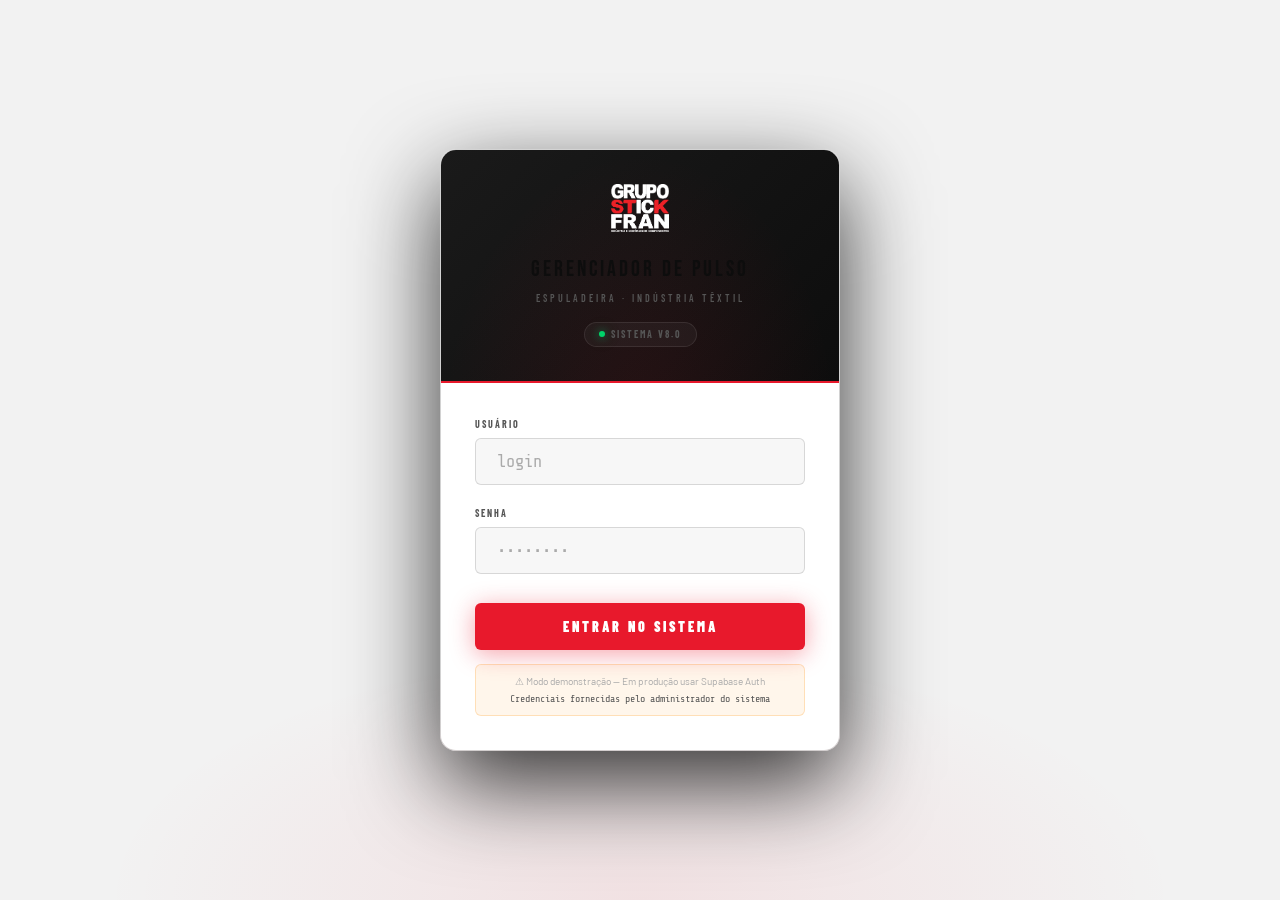
<file: index.html>
<!DOCTYPE html>
<html lang="pt-BR" data-theme="dark">
<head>
  <meta charset="UTF-8">
  <meta name="viewport" content="width=device-width, initial-scale=1.0, viewport-fit=cover">
  <meta name="description" content="Gerenciador de Pulso — Espuladeira · Cálculo preciso de pulsos para espuladeiras têxteis industriais">
  <meta name="theme-color" content="#080808" media="(prefers-color-scheme: dark)">
  <meta name="theme-color" content="#F5F5F5" media="(prefers-color-scheme: light)">
  <meta name="mobile-web-app-capable" content="yes">
  <meta name="apple-mobile-web-app-capable" content="yes">
  <meta name="apple-mobile-web-app-status-bar-style" content="black-translucent">
  <meta name="apple-mobile-web-app-title" content="Pulso">
  <meta name="application-name" content="Gerenciador de Pulso">
  <meta name="msapplication-TileColor" content="#080808">
  <meta name="format-detection" content="telephone=no">

  <link rel="manifest" href="manifest.json">
  <link rel="icon" type="image/png" sizes="192x192" href="img/icons/icon-192x192.png">
  <link rel="icon" type="image/png" sizes="512x512" href="img/icons/icon-512x512.png">
  <link rel="shortcut icon" type="image/png" href="img/icons/icon-96x96.png">
  <link rel="apple-touch-icon" href="img/icons/icon-152x152.png">
  <link rel="apple-touch-icon" sizes="192x192" href="img/icons/icon-192x192.png">

  <title>Gerenciador de Pulso — Espuladeira v8.0</title>

  <link rel="preconnect" href="https://fonts.googleapis.com">
  <link rel="preconnect" href="https://fonts.gstatic.com" crossorigin>
  <link href="https://fonts.googleapis.com/css2?family=Bebas+Neue&family=Share+Tech+Mono&family=Barlow+Condensed:wght@300;400;600;700;900&family=Barlow:wght@300;400;600;700&display=swap" rel="stylesheet">

  <!-- Aplica tema antes do primeiro paint (inline obrigatório) -->
  <script>
    (function(){
      var s  = localStorage.getItem('gpe_theme');
      var pl = window.matchMedia && window.matchMedia('(prefers-color-scheme: light)').matches;
      document.documentElement.setAttribute('data-theme',
        (s === 'light' || ((!s) && pl)) ? 'light' : 'dark');
    }());
  </script>

  <link rel="stylesheet" href="css/style.css">
</head>
<body>

<div id="connection-banner" style="position:fixed;top:0;left:0;right:0;z-index:9998;height:3px;transform:scaleX(0);transform-origin:left;transition:all .4s ease;pointer-events:none"></div>
<div id="toasts" role="status" aria-live="polite"></div>

<!-- ════════════════════════════════════════════════════════════
     LOGIN
════════════════════════════════════════════════════════════ -->
<div id="screen-login" role="main">
  <div class="login-box">
    <div class="login-top">
      <img class="login-logo" src="img/logo.png" alt="Stickfran"
           onerror="this.style.display='none';this.nextElementSibling.style.display='block'">
      <div class="login-brand" style="display:none">
        <span class="s">STICK</span><span class="f">FRAN</span>
      </div>
      <div class="login-product">Gerenciador de Pulso</div>
      <div class="login-tagline">Espuladeira · Indústria Têxtil</div>
      <div class="login-badge">
        <div class="bdot"></div>
        Sistema v8.0
      </div>
    </div>
    <div class="login-body">
      <div class="lf">
        <label for="inp-user">Usuário</label>
        <input type="text" id="inp-user" placeholder="login" autocomplete="username" spellcheck="false">
      </div>
      <div class="lf">
        <label for="inp-pass">Senha</label>
        <input type="password" id="inp-pass" placeholder="••••••••" autocomplete="current-password">
      </div>
      <button class="btn-login" id="btn-login" type="button">Entrar no Sistema</button>
      <div class="login-err hidden" id="login-err" role="alert">⚠ Usuário ou senha inválidos</div>
      <div style="margin-top:14px;padding:8px 12px;background:rgba(255,140,0,.08);border:1px solid rgba(255,140,0,.22);border-radius:var(--r);font-size:10px;color:var(--t-lo);text-align:center;line-height:1.7">
        ⚠ Modo demonstração — Em produção usar Supabase Auth<br>
        <span style="font-family:var(--f-mono);color:var(--t-md)">Credenciais fornecidas pelo administrador do sistema</span>
      </div>
    </div>
  </div>
</div>

<!-- ════════════════════════════════════════════════════════════
     APP PRINCIPAL
════════════════════════════════════════════════════════════ -->
<div id="app">

  <header class="hdr">
    <div class="hdr-brand">
      <img class="hdr-logo" src="img/logo.png" alt="Stickfran"
           onerror="this.style.display='none'">
      <div class="hdr-divider"></div>
      <div class="hdr-title">
        <span class="hdr-title-main">Gerenciador de Pulso</span>
        <span class="hdr-title-sub">Espuladeira v8.0</span>
      </div>
    </div>
    <div class="hdr-right">
      <div class="db-indicator dbi-checking" id="db-indicator" title="Banco de dados" aria-live="polite">
        <span class="db-dot" id="db-dot">◌</span>
        <span class="db-lbl" id="db-lbl">Conectando…</span>
      </div>
      <button class="theme-btn" id="btn-theme" type="button" aria-label="Alternar tema">
        <span class="theme-icon" aria-hidden="true">
          <span class="theme-icon-sun">
            <svg viewBox="0 0 24 24"><circle cx="12" cy="12" r="5"/><line x1="12" y1="1" x2="12" y2="3"/><line x1="12" y1="21" x2="12" y2="23"/><line x1="4.22" y1="4.22" x2="5.64" y2="5.64"/><line x1="18.36" y1="18.36" x2="19.78" y2="19.78"/><line x1="1" y1="12" x2="3" y2="12"/><line x1="21" y1="12" x2="23" y2="12"/><line x1="4.22" y1="19.78" x2="5.64" y2="18.36"/><line x1="18.36" y1="5.64" x2="19.78" y2="4.22"/></svg>
          </span>
          <span class="theme-icon-moon">
            <svg viewBox="0 0 24 24"><path d="M21 12.79A9 9 0 1 1 11.21 3 7 7 0 0 0 21 12.79z"/></svg>
          </span>
        </span>
        <span class="theme-lbl" id="theme-lbl">Claro</span>
      </button>
      <div class="hdr-user">
        <div class="udot"></div>
        <span id="hdr-name">—</span>
        <span id="hdr-role-tag"></span>
      </div>
      <button class="btn-logout" id="btn-logout" type="button">Sair</button>
      <button class="btn-install-pwa" id="btn-instalar-pwa" type="button"
              onclick="window._pwaInstall&&window._pwaInstall()"
              title="Instalar app na tela inicial">
        <svg viewBox="0 0 20 20"><path d="M10 3v10M6 9l4 4 4-4"/><path d="M3 15v2h14v-2"/></svg>
        <span>Instalar</span>
      </button>
    </div>
  </header>

  <nav class="nav" role="navigation" aria-label="Abas do sistema">
    <button class="nav-tab" data-tab="consulta" type="button">⚙ Consulta &amp; Setup</button>
    <button class="nav-tab" data-tab="fichas" data-pcp type="button">
      📋 Fichas Técnicas
      <span class="nav-badge" id="badge-fichas">0</span>
    </button>
    <button class="nav-tab" data-tab="usuarios" data-admin type="button">
      👥 Usuários
      <span class="nav-badge" id="badge-users">0</span>
    </button>
    <button class="nav-tab" data-tab="analise" type="button">📐 Análise Técnica</button>
    <button class="nav-tab" data-tab="cadastros" data-admin type="button">
      🗂 Cadastros Base
      <span class="nav-badge" id="badge-cadastros">0</span>
    </button>
  </nav>

  <main class="main">

    <!-- ══════════════════════════════════════════════════
         ABA CONSULTA
    ══════════════════════════════════════════════════ -->
    <div class="panel" id="panel-consulta">
      <div class="sec-hdr">
        <div class="sec-hdr-left">
          <div class="sec-title">Setup de <em>Produção</em></div>
          <div class="sec-sub">Selecione os parâmetros e calcule os pulsos exatos para programar a espuladeira</div>
        </div>
      </div>

      <div class="layout-2col">
        <div class="col-stack">

          <!-- Fusos -->
          <div class="card">
            <div class="card-head ch-red">
              <div class="dot dot-r"></div>
              Configuração da Trançadeira
            </div>
            <div class="card-body">
              <div class="fusos-lbl">Número de Fusos</div>
              <div class="fusos-grid" id="fusos-grid"></div>
            </div>
          </div>

          <!-- Parâmetros do Pedido -->
          <div class="card">
            <div class="card-head ch-blue">
              <div class="dot dot-b"></div>
              Parâmetros do Pedido
            </div>
            <div class="card-body">
              <div class="fg" style="gap:14px">

                <!-- Filtros -->
                <div class="filtros-wrap" id="filtros-ficha-wrap">
                  <div class="filtros-row">
                    <span class="filtros-label">🔍 Filtrar por</span>
                    <span class="filtros-count hidden" id="filtros-active-count"></span>
                  </div>
                  <div class="filtros-selects">
                    <div class="fi">
                      <label for="filtro-espula">Espula</label>
                      <select id="filtro-espula">
                        <option value="">Todas as espulas</option>
                      </select>
                    </div>
                    <div class="fi">
                      <label for="filtro-tipo-fio">Tipo de Fio</label>
                      <select id="filtro-tipo-fio">
                        <option value="">Todos os fios</option>
                      </select>
                    </div>
                  </div>
                </div>

                <!-- Ficha Técnica -->
                <div class="fi">
                  <label>Ficha Técnica</label>
                  <div class="ficha-sel-wrap" id="ficha-sel-wrap"></div>
                </div>

                <!-- Metragem -->
                <div class="fi">
                  <label for="inp-metros">Metragem Total do Pedido (m)</label>
                  <input type="number" id="inp-metros" placeholder="ex: 2880" min="1" step="1" inputmode="numeric">
                </div>

                <!-- Quebra -->
                <div class="fi">
                  <label for="inp-quebra">Quebra / Margem de Segurança (%)</label>
                  <input type="number" id="inp-quebra" placeholder="ex: 3.5" min="0" max="20" step="0.5" inputmode="decimal" value="3.5">
                  <div class="preview-strip" id="preview-strip">Informe os parâmetros acima para ver o resumo</div>
                </div>

              </div>
              <div class="btn-grp" style="margin-top:18px">
                <button class="btn btn-calc" id="btn-calcular" type="button"><span id="btn-calc-lbl">▶ Calcular Setup</span></button>
                <button class="btn btn-sec"  id="btn-resetar"  type="button">↺ Limpar</button>
              </div>
            </div>
          </div>

          <!-- Display FOTEK -->
          <div class="fotek-panel">
            <div class="fotek-row">
              <div class="fotek-display" data-lbl="CAMADA DE FIO">
                <div class="fotek-digits" id="fotek-camada">----</div>
                <div class="fotek-unit">Pulsos</div>
              </div>
              <div class="fotek-display" data-lbl="CONTADOR DE BOBINAS">
                <div class="fotek-digits" id="fotek-bobinas">----</div>
                <div class="fotek-unit">Espulas</div>
              </div>
            </div>
            <div class="fotek-lote-sel">
              <button class="fotek-lot-btn" id="fotek-btn-l1" type="button" style="display:none">Lote 1 — Cheias</button>
              <button class="fotek-lot-btn" id="fotek-btn-l2" type="button" style="display:none">Lote 2 — Parciais</button>
            </div>
          </div>

          <!-- Histórico -->
          <div class="hist-panel" id="hist-panel" style="display:none">
            <div class="hist-title">Setups Recentes</div>
            <div class="hist-list" id="hist-list"></div>
          </div>

        </div><!-- /col esq -->

        <!-- Resultado -->
        <div class="col-resultado">
          <div id="rpt-empty">
            <div style="padding:60px 0;text-align:center;color:var(--t-lo)">
              <div style="font-size:52px;margin-bottom:16px">⚙</div>
              <div style="font-family:var(--f-cond);font-size:12px;letter-spacing:2px;text-transform:uppercase">
                Configure os parâmetros e clique em Calcular Setup
              </div>
            </div>
          </div>
          <div id="rpt">
            <div class="kpi-row" id="rpt-kpis"></div>
            <div class="rpt-alert" id="rpt-alert"></div>
            <div id="rpt-lotes"></div>
            <div class="card" style="margin-top:16px">
              <div class="card-head ch-amber">
                <div class="dot dot-a"></div>
                Detalhes do Cálculo
              </div>
              <div class="card-body">
                <div class="calc-box" id="rpt-details"></div>
                <div class="rounding-info hidden" id="rounding-info">
                  <span class="rounding-info-icon">📏</span>
                  <span class="rounding-info-txt">Margem de arredondamento Lote 2 — fio extra por espula parcial:</span>
                  <span class="rounding-info-val" id="rounding-val"></span>
                </div>
              </div>
            </div>
          </div>
        </div>

      </div>
    </div><!-- /consulta -->




    <!-- ══════════════════════════════════════════════════
         ABA FICHAS
    ══════════════════════════════════════════════════ -->
    <div class="panel" id="panel-fichas" data-pcp>
      <div class="sec-hdr">
        <div class="sec-hdr-left">
          <div class="sec-title">Fichas <em>Técnicas</em></div>
          <div class="sec-sub">Cadastre e gerencie as receitas de produção das espuladeiras</div>
        </div>
        <div class="btn-grp">
          <button class="btn btn-export btn-export-csv" id="btn-export-fichas-csv" type="button" title="Exportar todas as fichas como CSV">⬇ CSV</button>
          <button class="btn btn-export btn-export-pdf" id="btn-export-fichas-pdf" type="button" title="Gerar relatório PDF das fichas">📄 PDF</button>
        </div>
      </div>

      <div class="layout-2col">

        <!-- Formulário -->
        <div class="card" id="fichas-form-card">
          <div class="card-head ch-teal">
            <div class="dot dot-t"></div>
            <span id="form-title">Nova Ficha Técnica</span>
          </div>
          <div class="card-body" id="fichas-form">
            <div class="fg" style="gap:12px">

              <div class="fi" id="fi-nome">
                <label for="f-nome">Nome / Código da Ficha *</label>
                <input type="text" id="f-nome" placeholder="ex: POL-3F-720M-BRANCA"
                       autocapitalize="characters" spellcheck="false">
                <span class="field-err" id="err-nome"></span>
              </div>

              <div class="fg fg-2">
                <div class="fi">
                  <label for="f-material">Material do Fio</label>
                  <select id="f-material">
                    <option>Poliéster</option>
                    <option>Nylon</option>
                    <option>Polipropileno</option>
                    <option>Algodão</option>
                    <option>Elástico</option>
                    <option>Outro</option>
                  </select>
                </div>
                <div class="fi" id="fi-fios">
                  <label for="f-fios">Qtd. de Fios *</label>
                  <input type="number" id="f-fios" placeholder="3" min="1" max="20" inputmode="numeric">
                  <span class="field-err" id="err-fios"></span>
                </div>
              </div>

              <div class="fg fg-2">
                <div class="fi" id="fi-d0">
                  <label for="f-d0">Diâm. Vazio (cm) *</label>
                  <input type="number" id="f-d0" placeholder="6.0" min="1" max="20" step="0.1" value="6">
                  <span class="field-err" id="err-d0"></span>
                </div>
                <div class="fi" id="fi-dmax">
                  <label for="f-dmax">Diâm. Cheio (cm) *</label>
                  <input type="number" id="f-dmax" placeholder="13.0" min="1" max="40" step="0.1">
                  <span class="field-err" id="err-dmax"></span>
                </div>
              </div>

              <!-- Preview de parâmetros calculados -->
              <div id="ficha-preview" style="display:none">
                <div style="background:var(--bg3);border:1px solid var(--teal-bd);border-radius:var(--r);padding:var(--s2) var(--s4);font-family:var(--f-mono);font-size:11px;color:var(--teal)">
                  <span id="ficha-preview-txt"></span>
                </div>
              </div>

              <div class="fg fg-2">
                <div class="fi" id="fi-pmax">
                  <label for="f-pmax">Pulsos Máx. *</label>
                  <input type="number" id="f-pmax" placeholder="60" min="1" max="999" inputmode="numeric">
                  <span class="field-err" id="err-pmax"></span>
                </div>
                <div class="fi" id="fi-mmax">
                  <label for="f-mmax">Metragem Máx. (m) *</label>
                  <input type="number" id="f-mmax" placeholder="720" min="1" max="99999" inputmode="numeric">
                  <span class="field-err" id="err-mmax"></span>
                </div>
              </div>

              <div class="fg fg-2">
                <div class="fi">
                  <label for="f-espula">Tipo de Espula</label>
                  <select id="f-espula">
                    <option>Branca</option>
                    <option>Vermelha</option>
                    <option>Verde</option>
                    <option>Outra</option>
                  </select>
                </div>
                <div class="fi">
                  <label for="f-comp">Comprimento (cm)</label>
                  <input type="number" id="f-comp" placeholder="14" min="0" max="50" step="0.1">
                </div>
              </div>

              <!-- v5.1 — Cadastros Base -->
              <div class="fg fg-2">
                <div class="fi">
                  <label for="f-tipo-fio">Tipo de Fio</label>
                  <select id="f-tipo-fio">
                    <option value="">— nenhum —</option>
                  </select>
                </div>
                <div class="fi">
                  <label for="f-espula-id">Modelo de Espula (Base)</label>
                  <select id="f-espula-id">
                    <option value="">— nenhum —</option>
                  </select>
                </div>
              </div>

              <div class="fi" id="fi-peso-cheia">
                <label for="f-peso-cheia">Peso da Espula Cheia (g)</label>
                <input type="number" id="f-peso-cheia" placeholder="ex: 150.0" min="0.1" step="0.1">
                <span class="field-err" id="err-peso-cheia"></span>
              </div>

              <!-- Preview de massa do fio (v5.1) -->
              <div id="massa-fio-preview" style="display:none">
                <div style="background:var(--bg3);border:1px solid var(--teal-bd);border-radius:var(--r);padding:var(--s2) var(--s4);font-family:var(--f-mono);font-size:11px;color:var(--teal)">
                  <span id="massa-fio-txt"></span>
                </div>
              </div>

              <div class="fi">
                <label for="f-obs">Observações</label>
                <input type="text" id="f-obs" placeholder="opcional…">
              </div>

              <div class="btn-grp" style="margin-top:4px">
                <button class="btn btn-prim" id="btn-salvar" type="button">💾 Salvar Ficha</button>
                <button class="btn btn-sec hidden" id="btn-cancelar" type="button">✕ Cancelar</button>
              </div>
            </div>
          </div>
        </div>

        <!-- Tabela -->
        <div class="card">
          <div class="card-head ch-blue" style="padding:0">
            <div class="fichas-search-bar">
              <div class="fichas-search-icon">
                <svg viewBox="0 0 16 16"><circle cx="6.5" cy="6.5" r="5"/><path d="M10 10l4 4"/></svg>
              </div>
              <input type="text" id="fichas-search" placeholder="Buscar por nome, material, espula…" autocomplete="off">
              <span class="fichas-filter-count" id="fichas-count"></span>
            </div>
          </div>
          <div id="fichas-table"></div>
        </div>

      </div>

      <!-- ── Painel de Backup — visível apenas para Admin/PCP ── -->
      <div id="backup-panel" data-admin style="margin-top:24px">
        <div class="card">
          <div class="card-head ch-red">
            <div class="dot dot-r" style="animation:blink 2s infinite"></div>
            <span>Backup &amp; Exportação de Dados</span>
            <span id="backup-admin-nome" style="margin-left:auto;font-family:var(--f-mono);font-size:10px;opacity:.7"></span>
          </div>
          <div class="card-body">
            <div style="display:flex;flex-wrap:wrap;gap:20px;align-items:flex-start">

              <!-- Info -->
              <div style="flex:1;min-width:220px">
                <div style="font-family:var(--f-cond);font-size:10px;font-weight:700;letter-spacing:2px;color:var(--t-md);text-transform:uppercase;margin-bottom:10px">Banco de Dados</div>
                <div style="background:var(--bg2);border:1px solid var(--bd);border-radius:var(--r);padding:12px 14px;font-family:var(--f-mono);font-size:12px;line-height:2">
                  <div style="display:flex;justify-content:space-between">
                    <span style="color:var(--t-md)">Fichas cadastradas</span>
                    <span id="backup-total" style="color:var(--led-blu)">—</span>
                  </div>
                  <div style="display:flex;justify-content:space-between">
                    <span style="color:var(--t-md)">Tabela</span>
                    <span style="color:var(--t-md)">fichas_tecnicas</span>
                  </div>
                  <div style="display:flex;justify-content:space-between">
                    <span style="color:var(--t-md)">Última atualização</span>
                    <span id="backup-lastupdate" style="color:var(--t-lo);font-size:10px">—</span>
                  </div>
                </div>
                <button class="btn btn-sec" id="btn-backup-refresh"
                  onclick="Backup.atualizarContagem();document.getElementById('backup-lastupdate').textContent=new Date().toLocaleTimeString('pt-BR')"
                  style="margin-top:10px;width:100%;font-size:11px">
                  ↻ Atualizar contagem
                </button>
              </div>

              <!-- Exportar -->
              <div style="flex:1;min-width:220px">
                <div style="font-family:var(--f-cond);font-size:10px;font-weight:700;letter-spacing:2px;color:var(--t-md);text-transform:uppercase;margin-bottom:10px">Exportar Backup</div>
                <div style="display:flex;flex-direction:column;gap:10px">
                  <button class="btn btn-calc" id="btn-backup-json"
                    onclick="Backup.exportarJSON()"
                    style="justify-content:center;font-size:12px;padding:11px 16px">
                    ⬇ Exportar JSON
                  </button>
                  <button class="btn btn-sec" id="btn-backup-csv"
                    onclick="Backup.exportarCSV()"
                    style="font-size:12px;padding:11px 16px;justify-content:center">
                    ⬇ Exportar CSV&nbsp;<span style="font-size:10px;opacity:.7">(Excel)</span>
                  </button>
                </div>
                <div style="margin-top:10px;font-size:10px;color:var(--t-lo);line-height:1.6;font-style:italic">
                  JSON inclui todos os campos + metadados.<br>
                  CSV abre diretamente no Excel / LibreOffice.
                </div>
              </div>

              <!-- Aviso -->
              <div style="flex:2;min-width:260px">
                <div style="font-family:var(--f-cond);font-size:10px;font-weight:700;letter-spacing:2px;color:var(--t-md);text-transform:uppercase;margin-bottom:10px">Instruções de Uso</div>
                <div style="background:var(--bg2);border:1px solid var(--bd);border-left:3px solid var(--led-amb);border-radius:var(--r);padding:12px 14px;font-size:11px;color:var(--t-md);line-height:1.8">
                  <b style="color:var(--led-amb)">⚠ Recomendações de segurança:</b><br>
                  • Realize backups <b>semanalmente</b> ou antes de qualquer migração<br>
                  • Guarde o arquivo JSON para restaurar dados em novo banco<br>
                  • Use o CSV para conferências no Excel<br>
                  • Armazene os backups em local seguro (Drive, HD externo)<br>
                  • O backup inclui fichas ativas <b>e</b> inativas (excluídas)
                </div>
              </div>

            </div>
          </div>
        </div>
      </div><!-- /backup-panel -->

    </div><!-- /fichas -->


    <!-- ══════════════════════════════════════════════════
         ABA USUÁRIOS — visível apenas para Admin
    ══════════════════════════════════════════════════ -->
    <div class="panel" id="panel-usuarios" data-admin>
      <div class="sec-hdr">
        <div class="sec-title">Gerenciar <em>Usuários</em></div>
        <div class="sec-sub">Cadastre usuários e defina o nível de acesso de cada um</div>
      </div>

      <!-- Legenda de perfis -->
      <div class="layout-3col" style="margin-bottom:20px;gap:12px">

        <div class="card" style="border-left:3px solid var(--red-lt)">
          <div class="card-body" style="padding:14px 16px">
            <div style="display:flex;align-items:center;gap:10px;margin-bottom:8px">
              <span class="tag tag-admin" style="font-size:11px">Admin</span>
            </div>
            <div style="font-size:11px;color:var(--t-md);line-height:1.7">
              ✅ Consulta &amp; Setup<br>
              ✅ Fichas Técnicas<br>
              ✅ Backup &amp; Exportação<br>
              ✅ Gerenciar Usuários<br>
              ✅ Análise Técnica
            </div>
          </div>
        </div>

        <div class="card" style="border-left:3px solid var(--teal)">
          <div class="card-body" style="padding:14px 16px">
            <div style="display:flex;align-items:center;gap:10px;margin-bottom:8px">
              <span class="tag tag-pcp" style="font-size:11px">PCP</span>
            </div>
            <div style="font-size:11px;color:var(--t-md);line-height:1.7">
              ✅ Consulta &amp; Setup<br>
              ✅ Fichas Técnicas<br>
              ❌ Backup &amp; Exportação<br>
              ❌ Gerenciar Usuários<br>
              ✅ Análise Técnica
            </div>
          </div>
        </div>

        <div class="card" style="border-left:3px solid var(--led-blu)">
          <div class="card-body" style="padding:14px 16px">
            <div style="display:flex;align-items:center;gap:10px;margin-bottom:8px">
              <span class="tag tag-op" style="font-size:11px">Operador</span>
            </div>
            <div style="font-size:11px;color:var(--t-md);line-height:1.7">
              ✅ Consulta &amp; Setup<br>
              ❌ Fichas Técnicas<br>
              ❌ Backup &amp; Exportação<br>
              ❌ Gerenciar Usuários<br>
              ✅ Análise Técnica
            </div>
          </div>
        </div>

      </div><!-- /legenda -->

      <div class="layout-2col">

        <!-- Formulário novo/editar usuário -->
        <div class="card" id="fichas-form-card-users">
          <div class="card-head ch-red">
            <div class="dot dot-r"></div>
            <span id="user-form-title">➕ Novo Usuário</span>
          </div>
          <div class="card-body">
            <div class="fg" style="gap:12px">

              <div class="fi" id="fi-u-nome">
                <label for="u-nome">Nome completo *</label>
                <input type="text" id="u-nome" placeholder="ex: João Silva" autocomplete="off">
                <span class="field-err" id="err-u-nome"></span>
              </div>

              <div class="fi" id="fi-u-login">
                <label for="u-login">Login (usuário) *</label>
                <input type="text" id="u-login" placeholder="ex: joao.silva"
                       autocapitalize="none" spellcheck="false" autocomplete="off">
                <span class="field-err" id="err-u-login"></span>
              </div>

              <div class="fi" id="fi-u-senha">
                <label for="u-senha">Senha *</label>
                <div style="position:relative">
                  <input type="password" id="u-senha" placeholder="mínimo 4 caracteres" autocomplete="new-password"
                         style="padding-right:42px">
                  <button type="button" id="btn-toggle-senha"
                    onclick="(function(){const i=document.getElementById('u-senha');i.type=i.type==='password'?'text':'password';this.textContent=i.type==='password'?'👁':'🙈';}).call(this)"
                    style="position:absolute;right:8px;top:50%;transform:translateY(-50%);background:none;border:none;cursor:pointer;font-size:16px;color:var(--t-md);padding:0;line-height:1">👁</button>
                </div>
                <span class="field-err" id="err-u-senha"></span>
                <span id="u-senha-hint" style="font-size:10px;color:var(--t-lo);margin-top:3px;display:block"></span>
              </div>

              <div class="fi" id="fi-u-perfil">
                <label for="u-perfil">Nível de Acesso *</label>
                <select id="u-perfil">
                  <option value="Operador">Operador — somente consulta</option>
                  <option value="PCP">PCP — acesso parcial</option>
                  <option value="Admin">Admin — acesso completo</option>
                </select>
                <span class="field-err" id="err-u-perfil"></span>
              </div>

              <div class="btn-grp" style="margin-top:4px">
                <button class="btn btn-prim" id="btn-user-salvar" type="button">💾 Salvar Usuário</button>
                <button class="btn btn-sec hidden" id="btn-user-cancelar" type="button">✕ Cancelar</button>
              </div>

              <div style="background:var(--bg2);border:1px solid var(--bd);border-left:3px solid var(--led-amb);border-radius:var(--r);padding:10px 12px;font-size:10px;color:var(--t-lo);line-height:1.7;margin-top:4px">
                ⚠ <strong style="color:var(--led-amb)">Atenção:</strong> As senhas são armazenadas localmente no dispositivo (modo demonstração).<br>
                Em produção, migre para Supabase Auth para autenticação segura.
              </div>

            </div>
          </div>
        </div>

        <!-- Tabela de usuários -->
        <div class="card">
          <div class="card-head ch-blue" style="padding:0">
            <div class="fichas-search-bar">
              <div class="fichas-search-icon">
                <svg viewBox="0 0 16 16"><circle cx="6.5" cy="6.5" r="5"/><path d="M10 10l4 4"/></svg>
              </div>
              <input type="text" id="users-search" placeholder="Buscar por nome, login, perfil…" autocomplete="off">
              <span class="fichas-filter-count" id="users-count"></span>
            </div>
          </div>
          <div id="users-table"></div>
        </div>

      </div><!-- /layout-2col -->
    </div><!-- /usuarios -->


    <!-- ══════════════════════════════════════════════════
         ABA ANÁLISE TÉCNICA
    ══════════════════════════════════════════════════ -->
    <div class="panel" id="panel-analise">
      <div class="sec-hdr">
        <div class="sec-title">Análise <em>Técnica</em></div>
        <div class="sec-sub">Validação matemática, dados físicos das espulas e modelo de cálculo</div>
      </div>

      <div class="layout-2eq" style="margin-bottom:20px">
        <div class="spool-card spool-branca">
          <div class="spool-name">⚪ ESPULA BRANCA</div>
          <div class="dr"><span class="dr-k">Diâmetro vazio</span><span class="dr-v">6,0 cm</span></div>
          <div class="dr"><span class="dr-k">Diâmetro cheio</span><span class="dr-v dv-blu">13,0 cm</span></div>
          <div class="dr"><span class="dr-k">Comprimento útil</span><span class="dr-v">14,0 cm</span></div>
          <div class="dr"><span class="dr-k">Peso vazio</span><span class="dr-v">53,3 g</span></div>
          <div class="dr"><span class="dr-k">Peso cheio</span><span class="dr-v">150,0 g</span></div>
          <div class="dr"><span class="dr-k">Massa de fio</span><span class="dr-v dv-grn">96,7 g</span></div>
          <div class="dr"><span class="dr-k">Pulsos máximos</span><span class="dr-v dv-blu">60 pulsos</span></div>
          <div class="dr"><span class="dr-k">Metragem máxima</span><span class="dr-v dv-blu">720 m</span></div>
          <div class="dr"><span class="dr-k">Metros / pulso</span><span class="dr-v dv-grn">12,00 m/p</span></div>
          <div class="dr"><span class="dr-k">C₀ / C_max / C_med</span><span class="dr-v">18,85 / 40,84 / 29,84 cm</span></div>
          <div class="dr"><span class="dr-k">V_max</span><span class="dr-v">2.412 voltas</span></div>
          <div class="dr"><span class="dr-k">K (voltas/pulso)</span><span class="dr-v">40,21</span></div>
        </div>
        <div class="spool-card spool-vermelha">
          <div class="spool-name">🔴 ESPULA VERMELHA</div>
          <div class="dr"><span class="dr-k">Diâmetro vazio</span><span class="dr-v">6,0 cm</span></div>
          <div class="dr"><span class="dr-k">Diâmetro cheio</span><span class="dr-v dv-blu">12,5 cm</span></div>
          <div class="dr"><span class="dr-k">Comprimento útil</span><span class="dr-v">11,0 cm</span></div>
          <div class="dr"><span class="dr-k">Peso vazio</span><span class="dr-v">31,2 g</span></div>
          <div class="dr"><span class="dr-k">Peso cheio</span><span class="dr-v">120,3 g</span></div>
          <div class="dr"><span class="dr-k">Massa de fio</span><span class="dr-v dv-grn">89,1 g</span></div>
          <div class="dr"><span class="dr-k">Pulsos máximos</span><span class="dr-v dv-blu">58 pulsos</span></div>
          <div class="dr"><span class="dr-k">Metragem estimada</span><span class="dr-v dv-amb">≈ 663 m ¹</span></div>
          <div class="dr"><span class="dr-k">Metros / pulso</span><span class="dr-v dv-amb">11,43 m/p</span></div>
          <div class="dr"><span class="dr-k">C₀ / C_max / C_med</span><span class="dr-v">18,85 / 39,27 / 29,06 cm</span></div>
          <div class="dr"><span class="dr-k">V_max</span><span class="dr-v">2.282 voltas</span></div>
          <div class="dr"><span class="dr-k">K (voltas/pulso)</span><span class="dr-v">39,35</span></div>
          <div style="margin-top:10px;font-size:10px;color:var(--t-lo);font-style:italic;line-height:1.7">
            ¹ Estimado por método de massa (89,1g ÷ 0,13431 g/m). Confirmar medindo na máquina.
          </div>
        </div>
      </div>

      <div class="card" style="margin-bottom:20px">
        <div class="card-head ch-teal">
          <div class="dot dot-t"></div>
          Modelo Matemático — Espiral de Arquimedes (Crescimento Radial Linear)
        </div>
        <div class="card-body">
          <p style="color:var(--t-md);font-size:13px;line-height:1.8;margin-bottom:16px">
            O enrolamento radial é equivalente a uma espiral de Arquimedes. O raio cresce linearmente
            com o número de pulsos, portanto cada volta percorre uma circunferência maior que a anterior.
            A metragem acumulada após <em>x</em> pulsos é uma <strong style="color:var(--t-hi)">função
            quadrática</strong> — por isso a regra de três simples falha sistematicamente e é necessário
            resolver por Bhaskara.
          </p>
          <div class="formula-box">
<span class="fc">/* Passo 1 — Grandezas base */</span>
<span class="fl">C₀</span>    = π × D₀ / 100      <span class="fc">// Circunferência vazia (m)</span>
<span class="fl">C_max</span> = π × D_max / 100   <span class="fc">// Circunferência cheia (m)</span>
<span class="fl">C_med</span> = (C₀ + C_max) / 2
<span class="fl">V_max</span> = M_max / C_med     <span class="fc">// Voltas totais</span>
<span class="fl">K</span>     = V_max / P_max     <span class="fc">// Constante do sensor (voltas/pulso)</span>
<span class="fsep"></span>
<span class="fc">/* Passo 2 — Metragem acumulada após x pulsos */</span>
<span class="fl">m(x)</span> = C₀·K·x + (ΔC·K)/(2·P_max)·x²
<span class="fc">    onde  ΔC = C_max − C₀</span>
<span class="fsep"></span>
<span class="fc">/* Passo 3 — Inverter: pulsos → Bhaskara */</span>
<span class="fl">a</span> = (ΔC × K) / (2 × P_max)
<span class="fl">b</span> = C₀ × K
<span class="fl">c</span> = −m_desejada
<span class="fl">x</span> = (−b + √(b²−4ac)) / (2a)
<span class="fl">P</span> = ⌈x⌉   <span class="fc">// Arredondar para CIMA (nunca falta fio)</span>
<span class="fl">Margem</span> = m(⌈x⌉) − m_des   <span class="fc">// Exibida no relatório (v3.0)</span>
<span class="fsep"></span>
<span class="fc">/* Passo 4 — Divisão em lotes */</span>
<span class="fl">cheias_por_fuso</span> = ⌊M_total / M_max⌋
<span class="fl">sobra_por_fuso</span>  = M_total mod M_max
<span class="fl">Lote 1</span>: P_max pulsos × (cheias_por_fuso × N_fusos) espulas
<span class="fl">Lote 2</span>: P_sobra pulsos × N_fusos espulas  (se sobra &gt; 0)
          </div>
        </div>
      </div>

      <div class="card" style="margin-bottom:20px">
        <div class="card-head ch-amber">
          <div class="dot dot-a"></div>
          Comparativo Físico — Espula Branca × Vermelha
        </div>
        <div class="analise-compare">
          <div class="tbl-wrap">
            <table class="tbl">
              <thead>
                <tr>
                  <th>Parâmetro</th><th>Espula Branca</th><th>Espula Vermelha</th><th>Razão V/B</th>
                </tr>
              </thead>
              <tbody>
                <tr><td>Comprimento útil (cm)</td><td class="td-val">14,0</td><td class="td-val">11,0</td><td class="td-val">78,6%</td></tr>
                <tr><td>Diâmetro vazio (cm)</td><td class="td-val">6,0</td><td class="td-val">6,0</td><td class="td-val">100%</td></tr>
                <tr><td>Diâmetro cheio (cm)</td><td class="td-val">13,0</td><td class="td-val">12,5</td><td class="td-val">96,2%</td></tr>
                <tr><td>Massa de fio (g)</td><td class="td-val">96,7</td><td class="td-val">89,1</td><td class="td-val">92,1%</td></tr>
                <tr><td>Pulsos máximos</td><td class="td-val">60 p</td><td class="td-val">58 p</td><td class="td-val">96,7%</td></tr>
                <tr><td>Metragem máxima</td><td class="td-val" style="color:var(--led-blu)!important">720 m</td><td class="td-val" style="color:var(--led-amb)!important">≈663 m</td><td class="td-val">92,1%</td></tr>
                <tr><td>Metros / pulso</td><td class="td-val">12,00</td><td class="td-val">11,43</td><td class="td-val">95,2%</td></tr>
                <tr><td>Dens. enrolamento (m/cm³)</td><td class="td-val">0,4923</td><td class="td-val">0,6386</td><td class="td-val">129,7% ²</td></tr>
              </tbody>
            </table>
          </div>
          <div style="padding:12px 16px;font-size:11px;color:var(--t-lo);border-top:1px solid var(--bd);line-height:1.8">
            ¹ Metragem vermelha estimada por método de massa. ² Densidade maior = fio de titulagem inferior (mais metros por grama).
          </div>
        </div>
      </div>

      <div class="card">
        <div class="card-head ch-grn">
          <div class="dot dot-g"></div>
          Conclusões e Validação
        </div>
        <div class="card-body">
          <div class="layout-2eq">
            <div>
              <div style="font-family:var(--f-cond);font-size:10px;font-weight:700;letter-spacing:2px;color:var(--led-grn);text-transform:uppercase;margin-bottom:10px">✅ Modelo Validado</div>
              <div class="check-list">
                <div class="check-item ok">Modelo de circunferência média matematicamente equivalente à integração da espiral de Arquimedes — <strong>sem erro no modelo</strong>.</div>
                <div class="check-item ok">Resolução por Bhaskara é exata para inverter a equação quadrática e encontrar pulsos a partir da metragem.</div>
                <div class="check-item ok">Arredondamento para cima ⌈x⌉ correto — margem de arredondamento exibida no relatório (v3.0).</div>
              </div>
            </div>
            <div>
              <div style="font-family:var(--f-cond);font-size:10px;font-weight:700;letter-spacing:2px;color:var(--led-amb);text-transform:uppercase;margin-bottom:10px">⚠ Ações Recomendadas</div>
              <div class="check-list">
                <div class="check-item warn">Confirmar metragem da espula vermelha medindo fisicamente. Valor estimado: <strong>≈ 663 m</strong>.</div>
                <div class="check-item warn">Verificar pulsos máximos para espula branca: ficha configurada com 60 pulsos conforme documento.</div>
                <div class="check-item warn">Realizar teste de calibração: encher 1 espula vermelha com 58 pulsos e medir a metragem desemrolada.</div>
              </div>
            </div>
          </div>
        </div>
      </div>

    </div><!-- /analise -->



    <!-- ══════════════════════════════════════════════════
         ABA CADASTROS BASE — visível apenas para Admin
    ══════════════════════════════════════════════════ -->
    <div class="panel" id="panel-cadastros" data-admin>
      <div class="sec-hdr">
        <div class="sec-hdr-left">
          <div class="sec-title">Cadastros <em>Base</em></div>
          <div class="sec-sub">Parâmetros técnicos reutilizáveis — Tipos de Fio e Modelos de Espula</div>
        </div>
      </div>

      <!-- Sub-abas + Exportação -->
      <div class="cad-tabs">
        <div class="cad-tabs-left">
          <button class="cad-tab-btn btn btn-prim on" data-aba="fio" type="button">
            🧵 Tipos de Fio
            <span class="nav-badge" id="badge-cad-fio">0</span>
          </button>
          <button class="cad-tab-btn btn btn-sec" data-aba="espula" type="button">
            🔘 Modelos de Espula
            <span class="nav-badge" id="badge-cad-esp">0</span>
          </button>
        </div>
        <div class="cad-tabs-right">
          <button class="btn btn-export btn-export-csv" id="btn-cad-export-csv" type="button" title="Exportar tabela ativa como CSV (compatível com Excel e LibreOffice)">
            ⬇ CSV
          </button>
          <button class="btn btn-export btn-export-pdf" id="btn-cad-export-pdf" type="button" title="Gerar relatório PDF da tabela ativa">
            ⬇ PDF
          </button>
        </div>
      </div>

      <!-- ── TIPOS DE FIO ────────────────────────────────── -->
      <div class="cad-painel on" data-aba="fio">
        <div class="layout-2col">

          <!-- Formulário Tipo de Fio -->
          <div class="card" id="cad-fio-form-card">
            <div class="card-head ch-teal">
              <div class="dot dot-t"></div>
              <span id="fio-form-title">➕ Novo Tipo de Fio</span>
            </div>
            <div class="card-body">
              <div class="fg" style="gap:12px">

                <div class="fi" id="fi-fio-nome">
                  <label for="cb-fio-nome">Nome / Código *</label>
                  <input type="text" id="cb-fio-nome" placeholder="ex: POL-150d/48f"
                         autocapitalize="characters" spellcheck="false">
                  <span class="field-err" id="err-fio-nome"></span>
                </div>

                <div class="fg fg-2">
                  <div class="fi">
                    <label for="cb-fio-material">Material</label>
                    <select id="cb-fio-material">
                      <option>Poliéster</option>
                      <option>Nylon</option>
                      <option>Polipropileno</option>
                      <option>Algodão</option>
                      <option>Elástico</option>
                      <option>Outro</option>
                    </select>
                  </div>
                  <div class="fi">
                    <label for="cb-fio-titulo">Espessura / Título</label>
                    <input type="text" id="cb-fio-titulo" placeholder="ex: 150d/48f">
                  </div>
                </div>

                <div class="fi">
                  <label for="cb-fio-gpm">Peso por Metro (g/m)</label>
                  <input type="number" id="cb-fio-gpm" placeholder="ex: 0.01665" min="0" step="0.00001">
                </div>

                <div class="fi">
                  <label for="cb-fio-obs">Observações Técnicas</label>
                  <input type="text" id="cb-fio-obs" placeholder="opcional…">
                </div>

                <div class="btn-grp" style="margin-top:4px">
                  <button class="btn btn-prim" id="btn-fio-salvar" type="button">💾 Salvar Tipo de Fio</button>
                  <button class="btn btn-sec hidden" id="btn-fio-cancelar" type="button">✕ Cancelar</button>
                </div>
              </div>
            </div>
          </div>

          <!-- Tabela Tipos de Fio -->
          <div class="card">
            <div class="card-head ch-blue">
              <div class="dot dot-b"></div>
              Tipos de Fio Cadastrados
            </div>
            <div id="cad-fio-table"></div>
          </div>

        </div>
      </div><!-- /painel fio -->

      <!-- ── MODELOS DE ESPULA ───────────────────────────── -->
      <div class="cad-painel" data-aba="espula">
        <div class="layout-2col">

          <!-- Formulário Espula -->
          <div class="card" id="cad-esp-form-card">
            <div class="card-head ch-red">
              <div class="dot dot-r"></div>
              <span id="esp-form-title">➕ Nova Espula</span>
            </div>
            <div class="card-body">
              <div class="fg" style="gap:12px">

                <div class="fi" id="fi-esp-nome">
                  <label for="cb-esp-nome">Nome / Código *</label>
                  <input type="text" id="cb-esp-nome" placeholder="ex: Espula Branca Padrão" spellcheck="false">
                  <span class="field-err" id="err-esp-nome"></span>
                </div>

                <div class="fg fg-2">
                  <div class="fi">
                    <label for="cb-esp-cor">Cor</label>
                    <select id="cb-esp-cor">
                      <option>Branca</option>
                      <option>Vermelha</option>
                      <option>Verde</option>
                      <option>Azul</option>
                      <option>Amarela</option>
                      <option>Outra</option>
                    </select>
                  </div>
                  <div class="fi">
                    <label for="cb-esp-peso">Peso Vazio (g)</label>
                    <input type="number" id="cb-esp-peso" placeholder="ex: 53.3" min="0" step="0.1">
                  </div>
                </div>

                <div class="fi">
                  <label for="cb-esp-material">Material da Espula</label>
                  <input type="text" id="cb-esp-material" placeholder="ex: Plástico">
                </div>

                <div class="fi">
                  <label for="cb-esp-obs">Observações Técnicas</label>
                  <input type="text" id="cb-esp-obs" placeholder="opcional…">
                </div>

                <div class="btn-grp" style="margin-top:4px">
                  <button class="btn btn-prim" id="btn-esp-salvar" type="button">💾 Salvar Espula</button>
                  <button class="btn btn-sec hidden" id="btn-esp-cancelar" type="button">✕ Cancelar</button>
                </div>
              </div>
            </div>
          </div>

          <!-- Tabela Espulas -->
          <div class="card">
            <div class="card-head ch-amber">
              <div class="dot dot-a"></div>
              Modelos de Espula Cadastrados
            </div>
            <div id="cad-esp-table"></div>
          </div>

        </div>
      </div><!-- /painel espula -->

    </div><!-- /cadastros -->

  </main>
</div><!-- /#app -->


<!-- ════════════════════════════════════════════════════════════
     JAVASCRIPT — carregados na ordem de dependência
════════════════════════════════════════════════════════════ -->
<script src="js/config.js"></script>
<script src="js/storage.js"></script>
<script src="js/db.js"></script>
<script src="js/db-state.js"></script>
<script src="js/auth.js"></script>
<script src="js/calc.js"></script>
<script src="js/theme.js"></script>
<script src="js/ficha-select.js"></script>
<script src="js/ui.js"></script>
<script src="js/fichas.js"></script>
<script src="js/report.js"></script>
<script src="js/history.js"></script>
<script src="js/users.js"></script>
<script src="js/db-base.js"></script>
<script src="js/ux.js"></script>
<script src="js/export.js"></script>
<script src="js/backup.js"></script>
<script src="js/cadastros.js"></script>
<script src="js/app.js"></script>

<!-- PWA — Registro do Service Worker -->
<script>
(function(){
  if (!('serviceWorker' in navigator)) return;
  window.addEventListener('load', function(){
    navigator.serviceWorker.register('./service-worker.js', { scope: './' })
      .then(function(reg){
        console.log('[PWA] SW registrado:', reg.scope);
        reg.addEventListener('updatefound', function(){
          var nw = reg.installing;
          if (!nw) return;
          nw.addEventListener('statechange', function(){
            if (nw.state === 'installed' && navigator.serviceWorker.controller)
              console.log('[PWA] Nova versão disponível — recarregue a página.');
          });
        });
      })
      .catch(function(err){ console.warn('[PWA] Falha SW:', err); });
  });

  var deferredPrompt = null;
  window.addEventListener('beforeinstallprompt', function(e){
    e.preventDefault(); deferredPrompt = e;
    var btn = document.getElementById('btn-instalar-pwa');
    if (btn) btn.style.display = 'flex';
  });
  window.addEventListener('appinstalled', function(){
    deferredPrompt = null;
    var btn = document.getElementById('btn-instalar-pwa');
    if (btn) btn.style.display = 'none';
  });
  window._pwaInstall = function(){
    if (!deferredPrompt) return;
    deferredPrompt.prompt();
    deferredPrompt.userChoice.then(function(c){
      console.log('[PWA] Escolha:', c.outcome);
      deferredPrompt = null;
      var btn = document.getElementById('btn-instalar-pwa');
      if (btn) btn.style.display = 'none';
    });
  };
}());
</script>

</body>
</html>
</file>
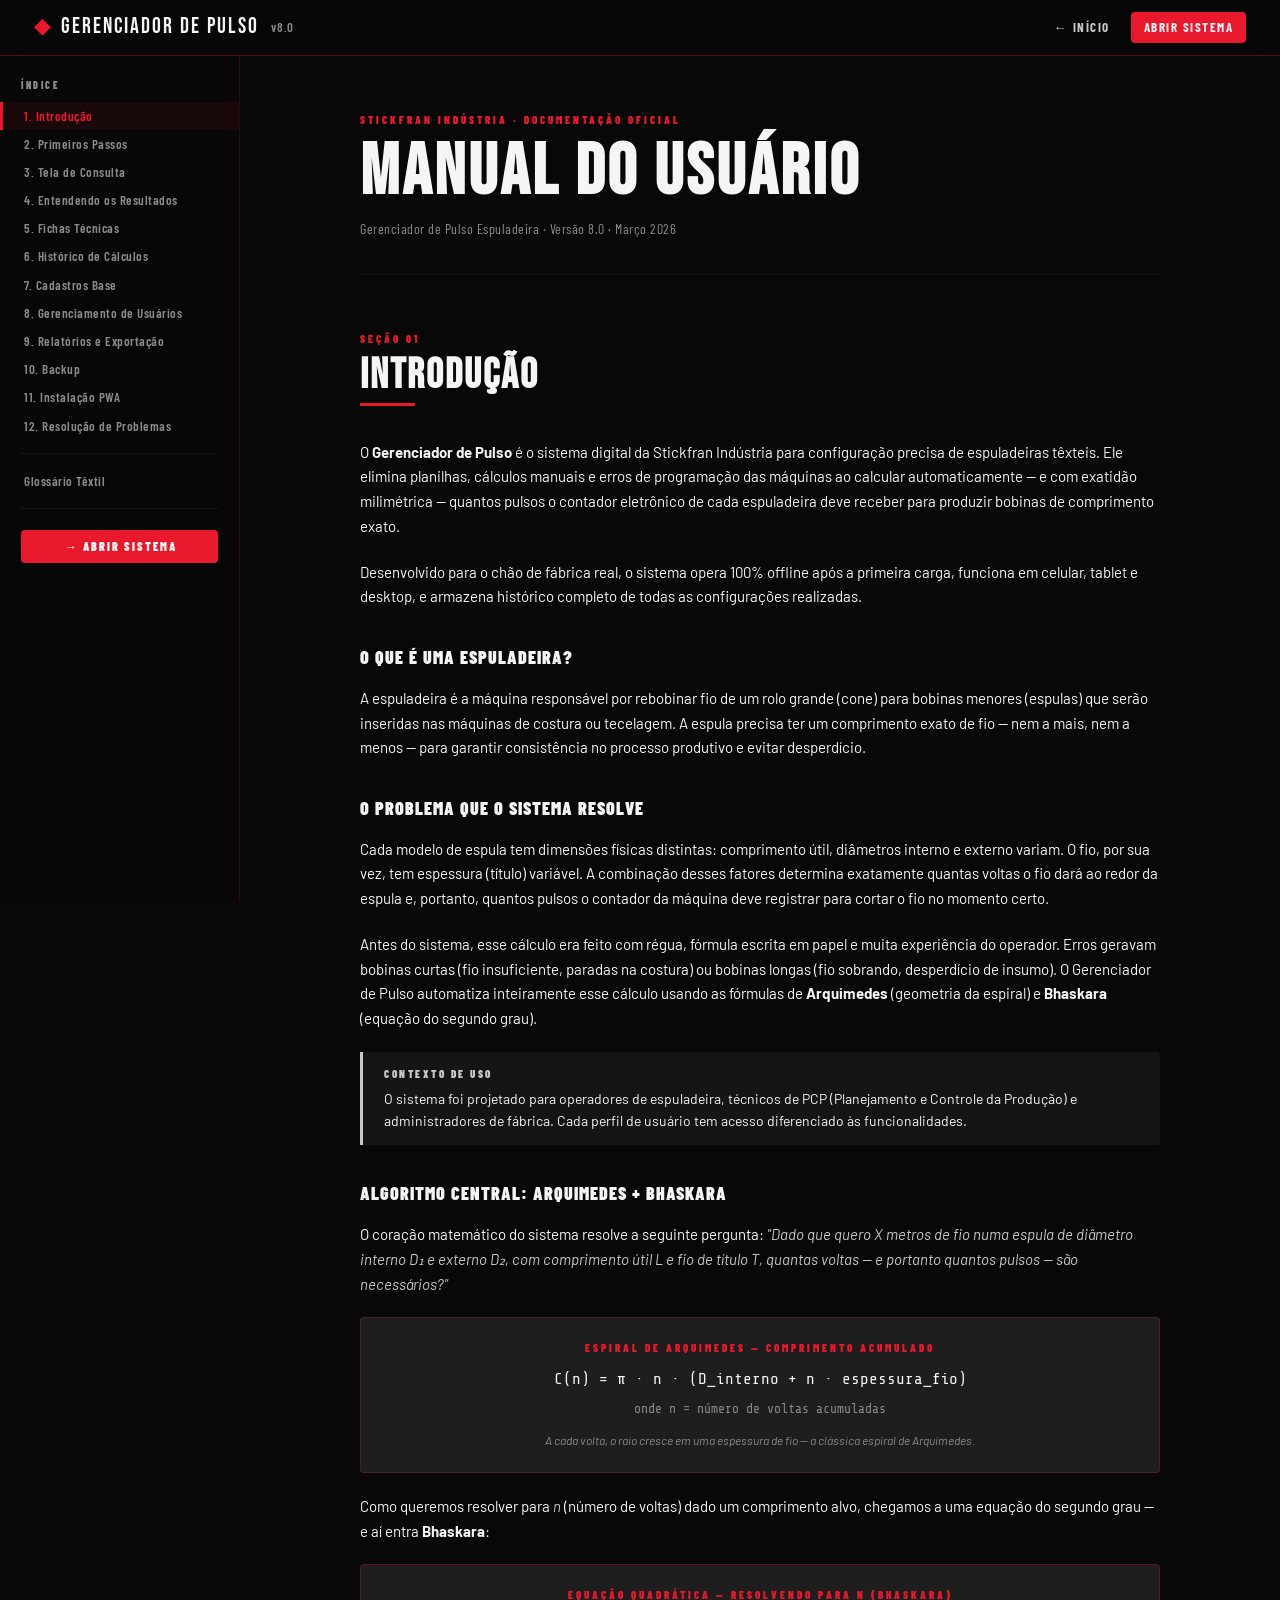
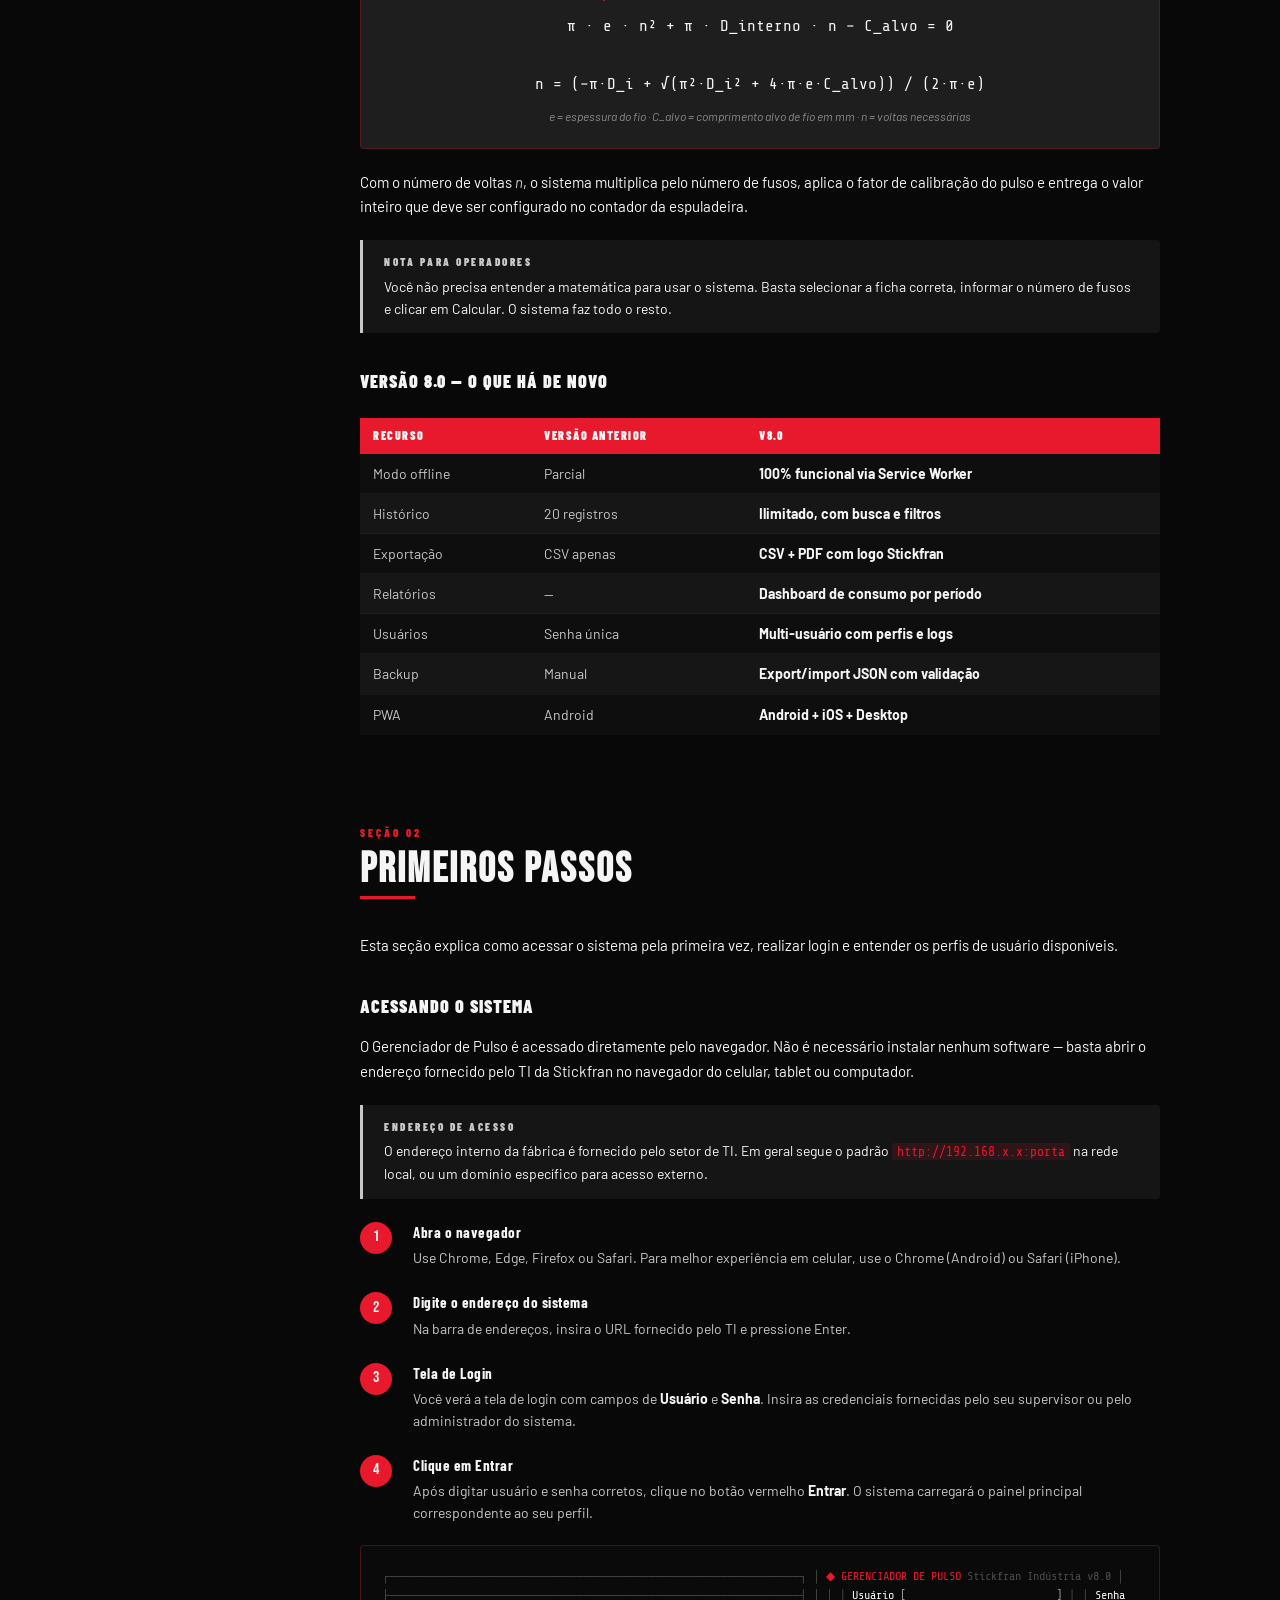
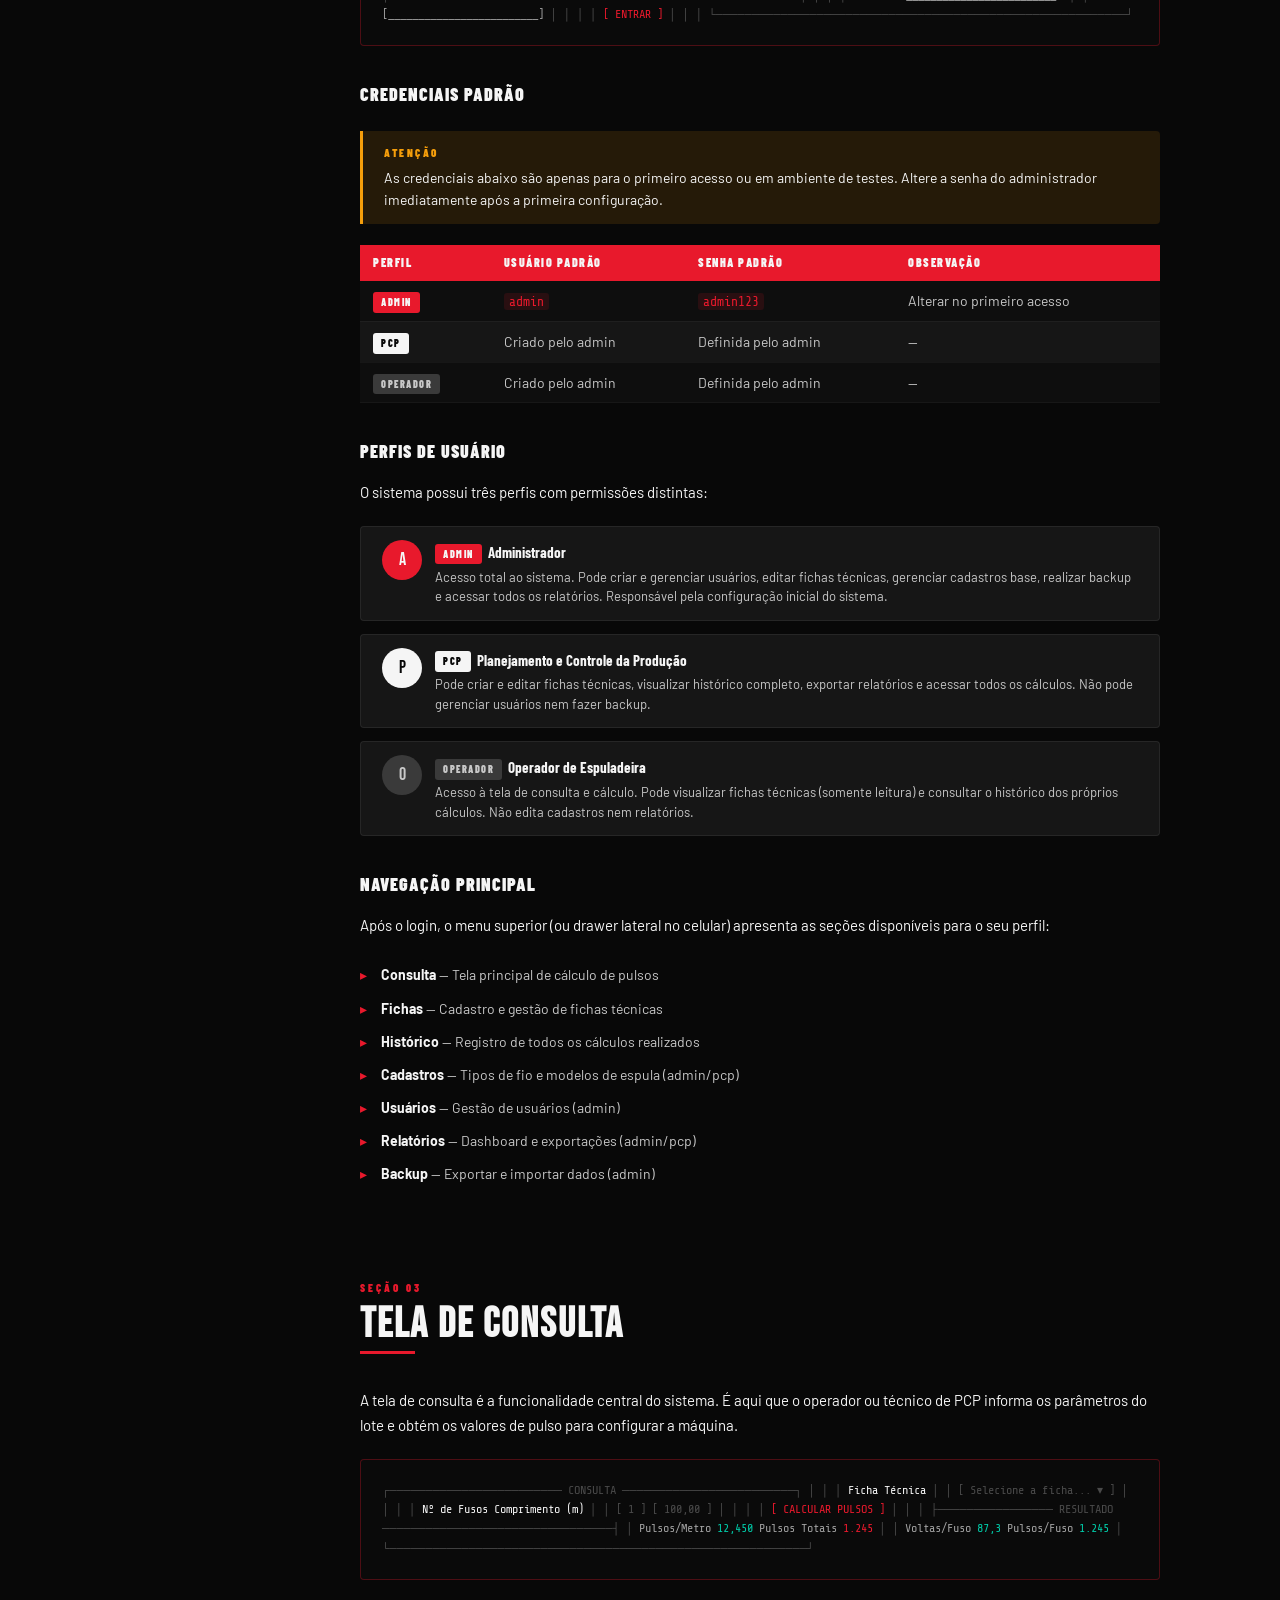
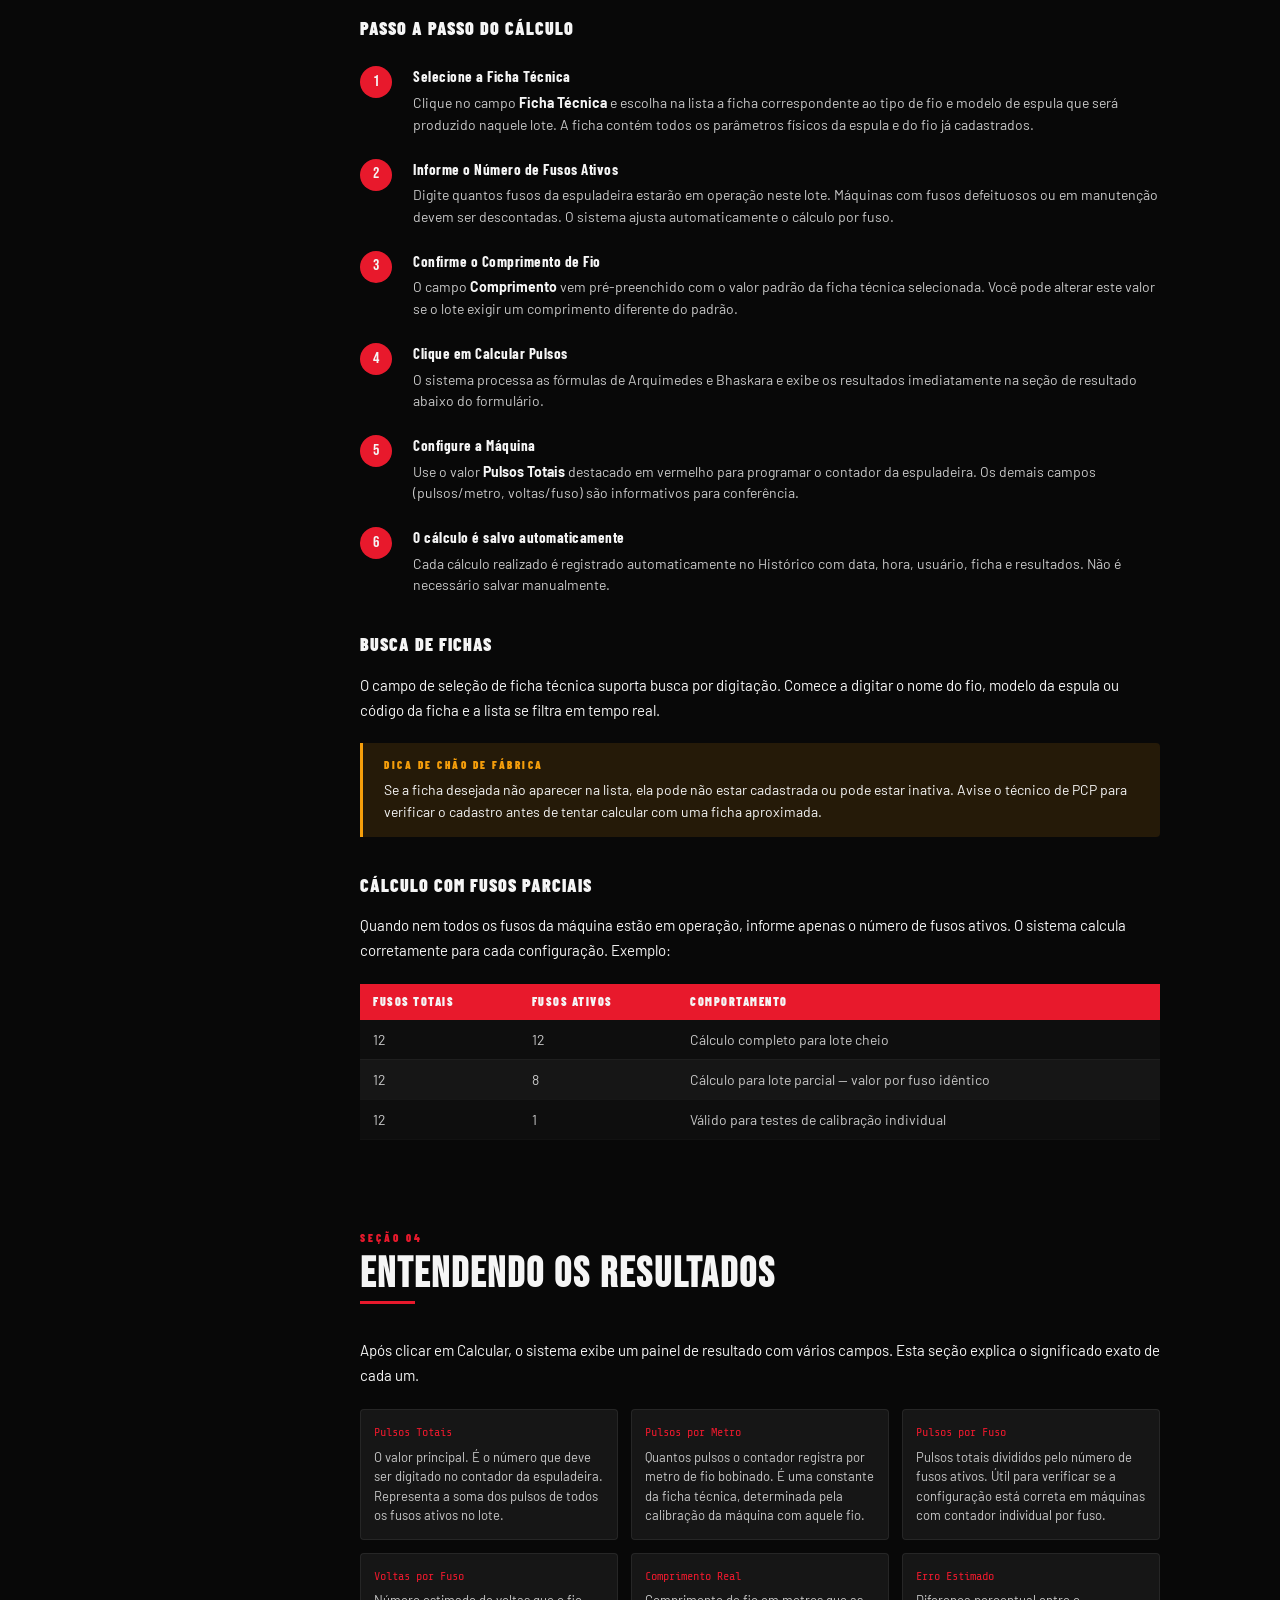
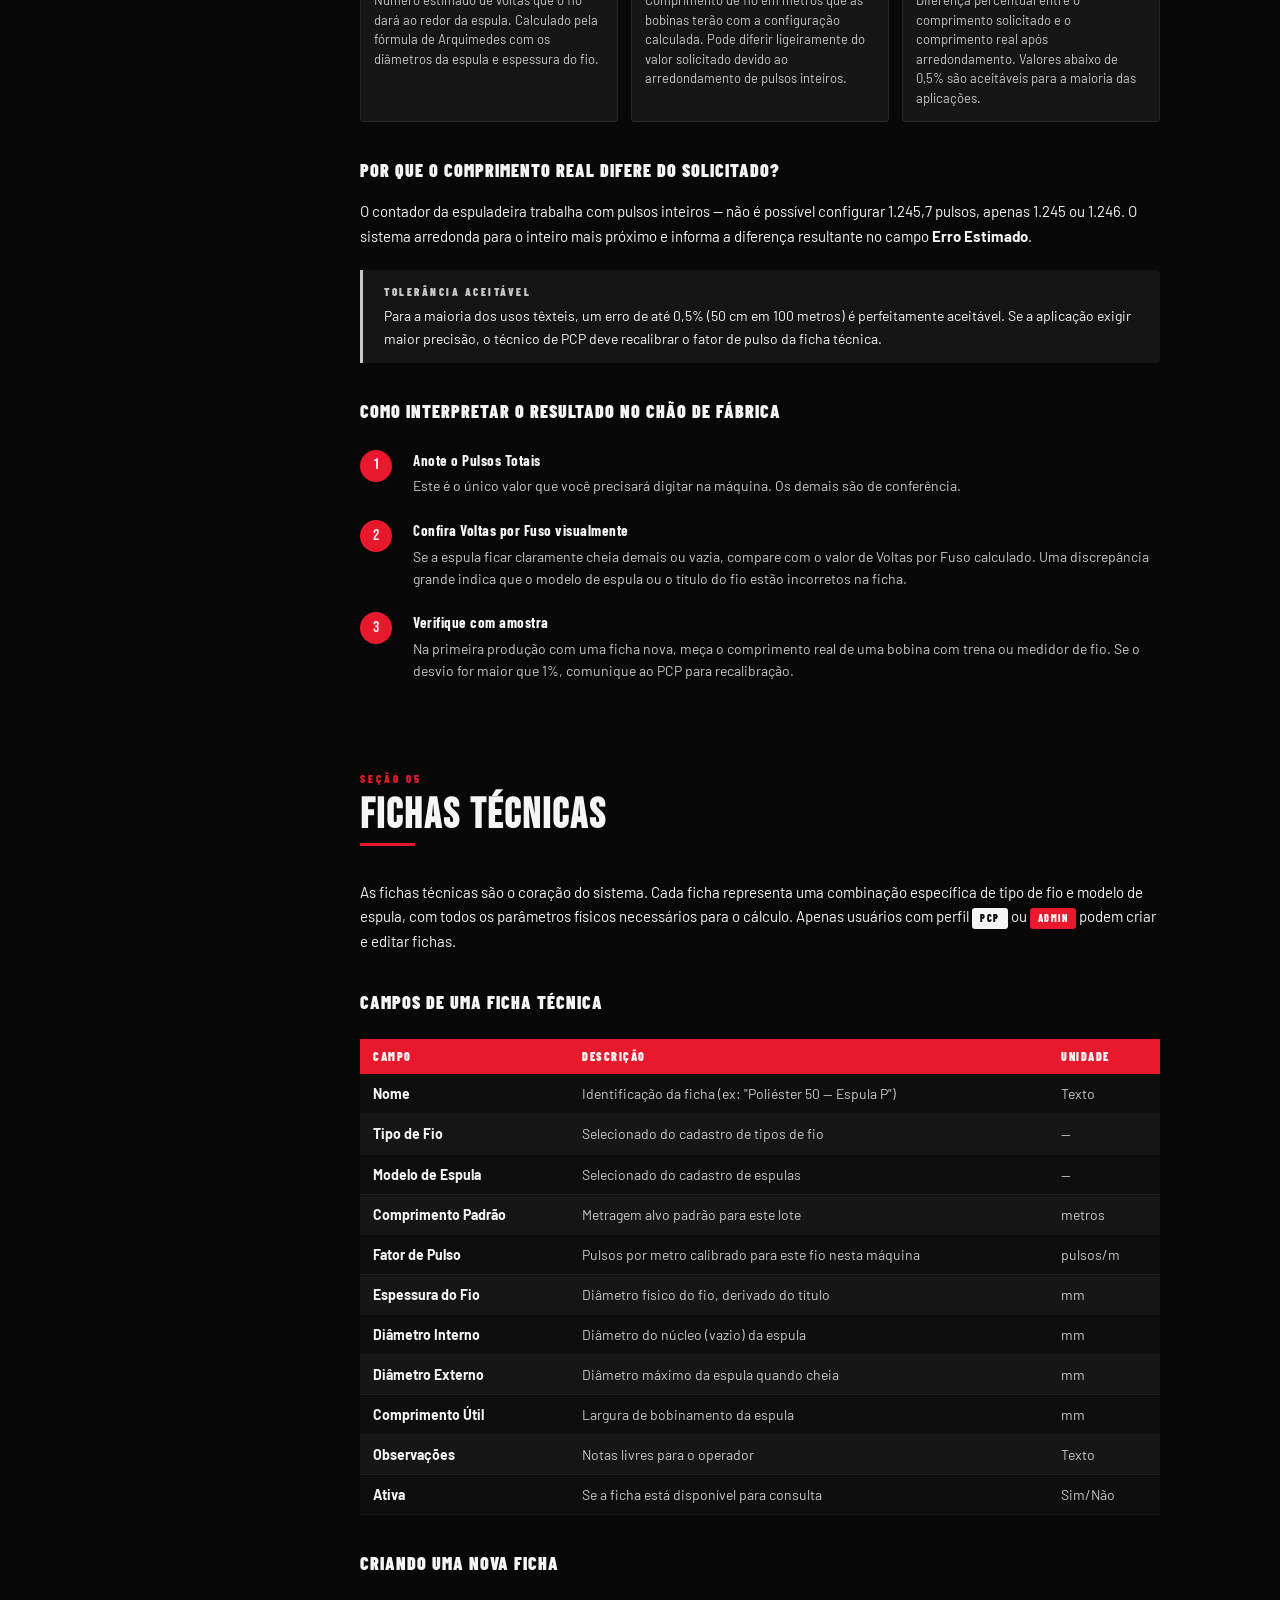
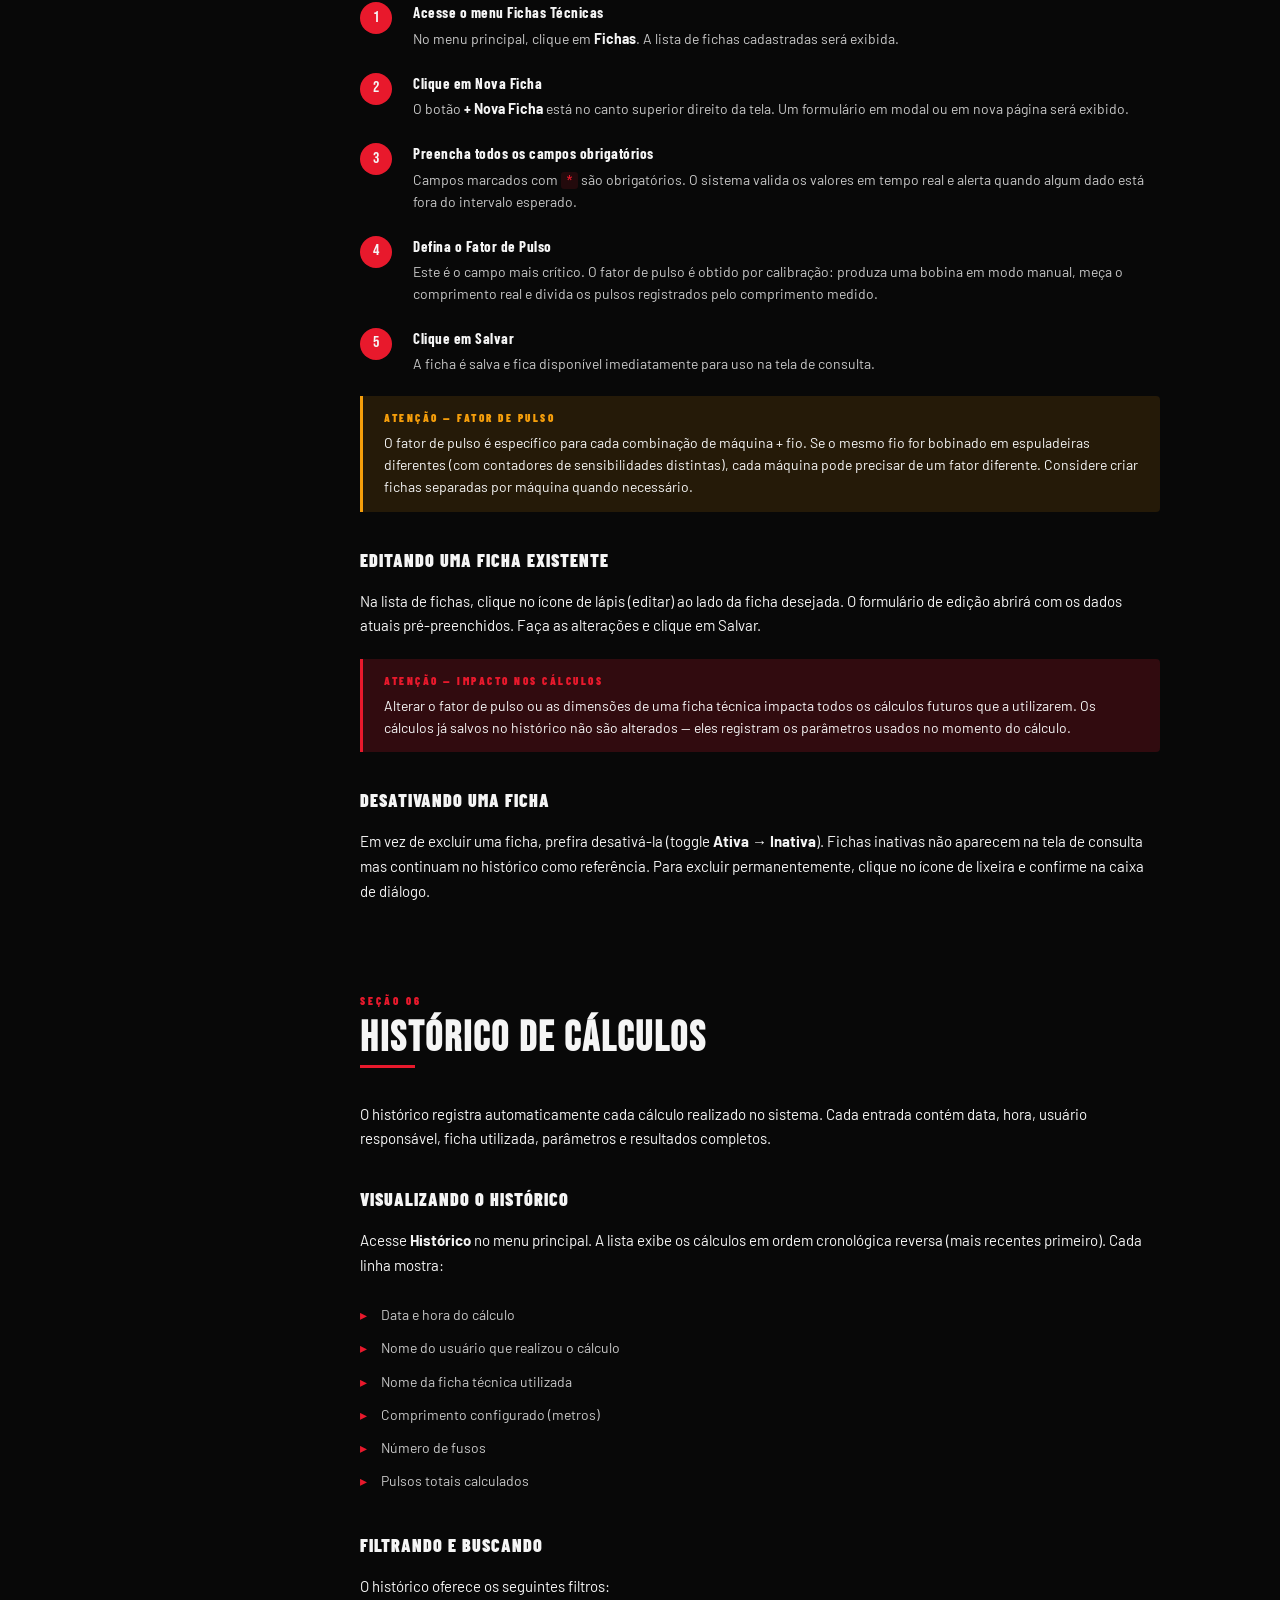
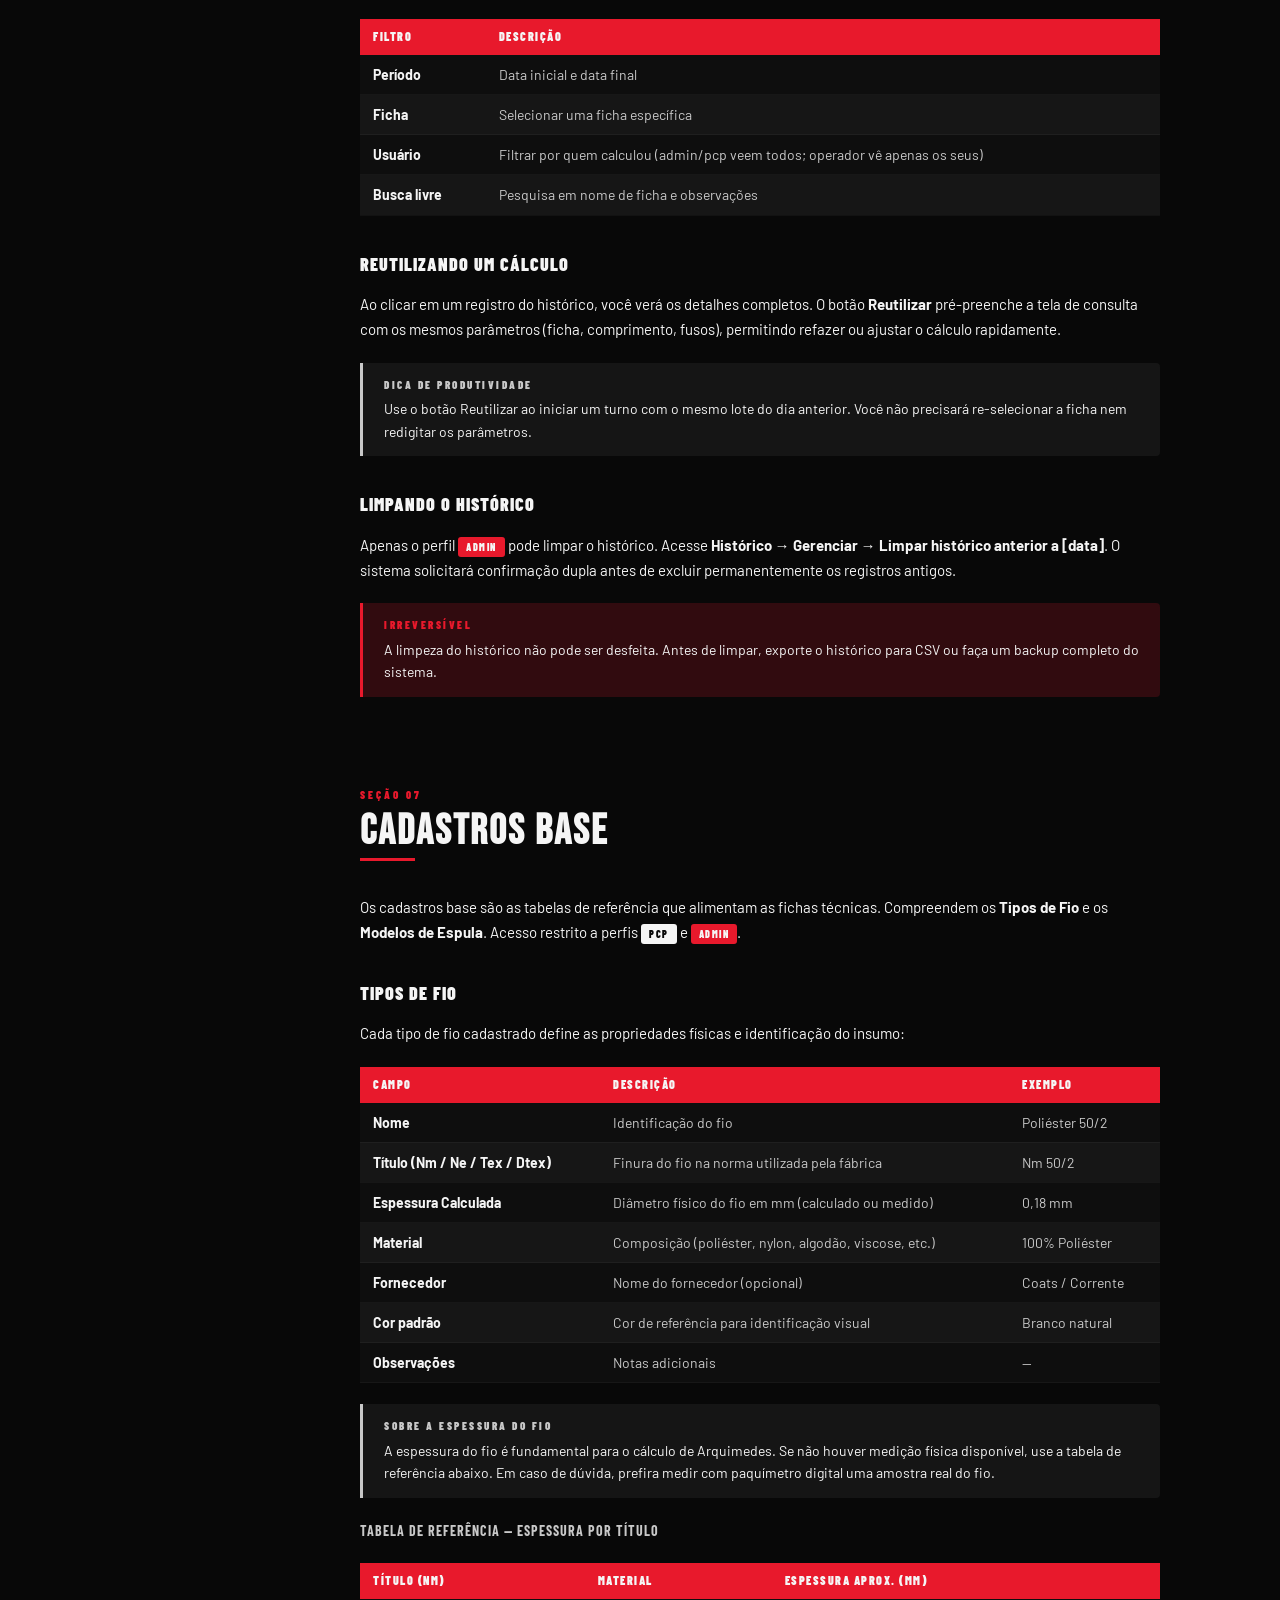
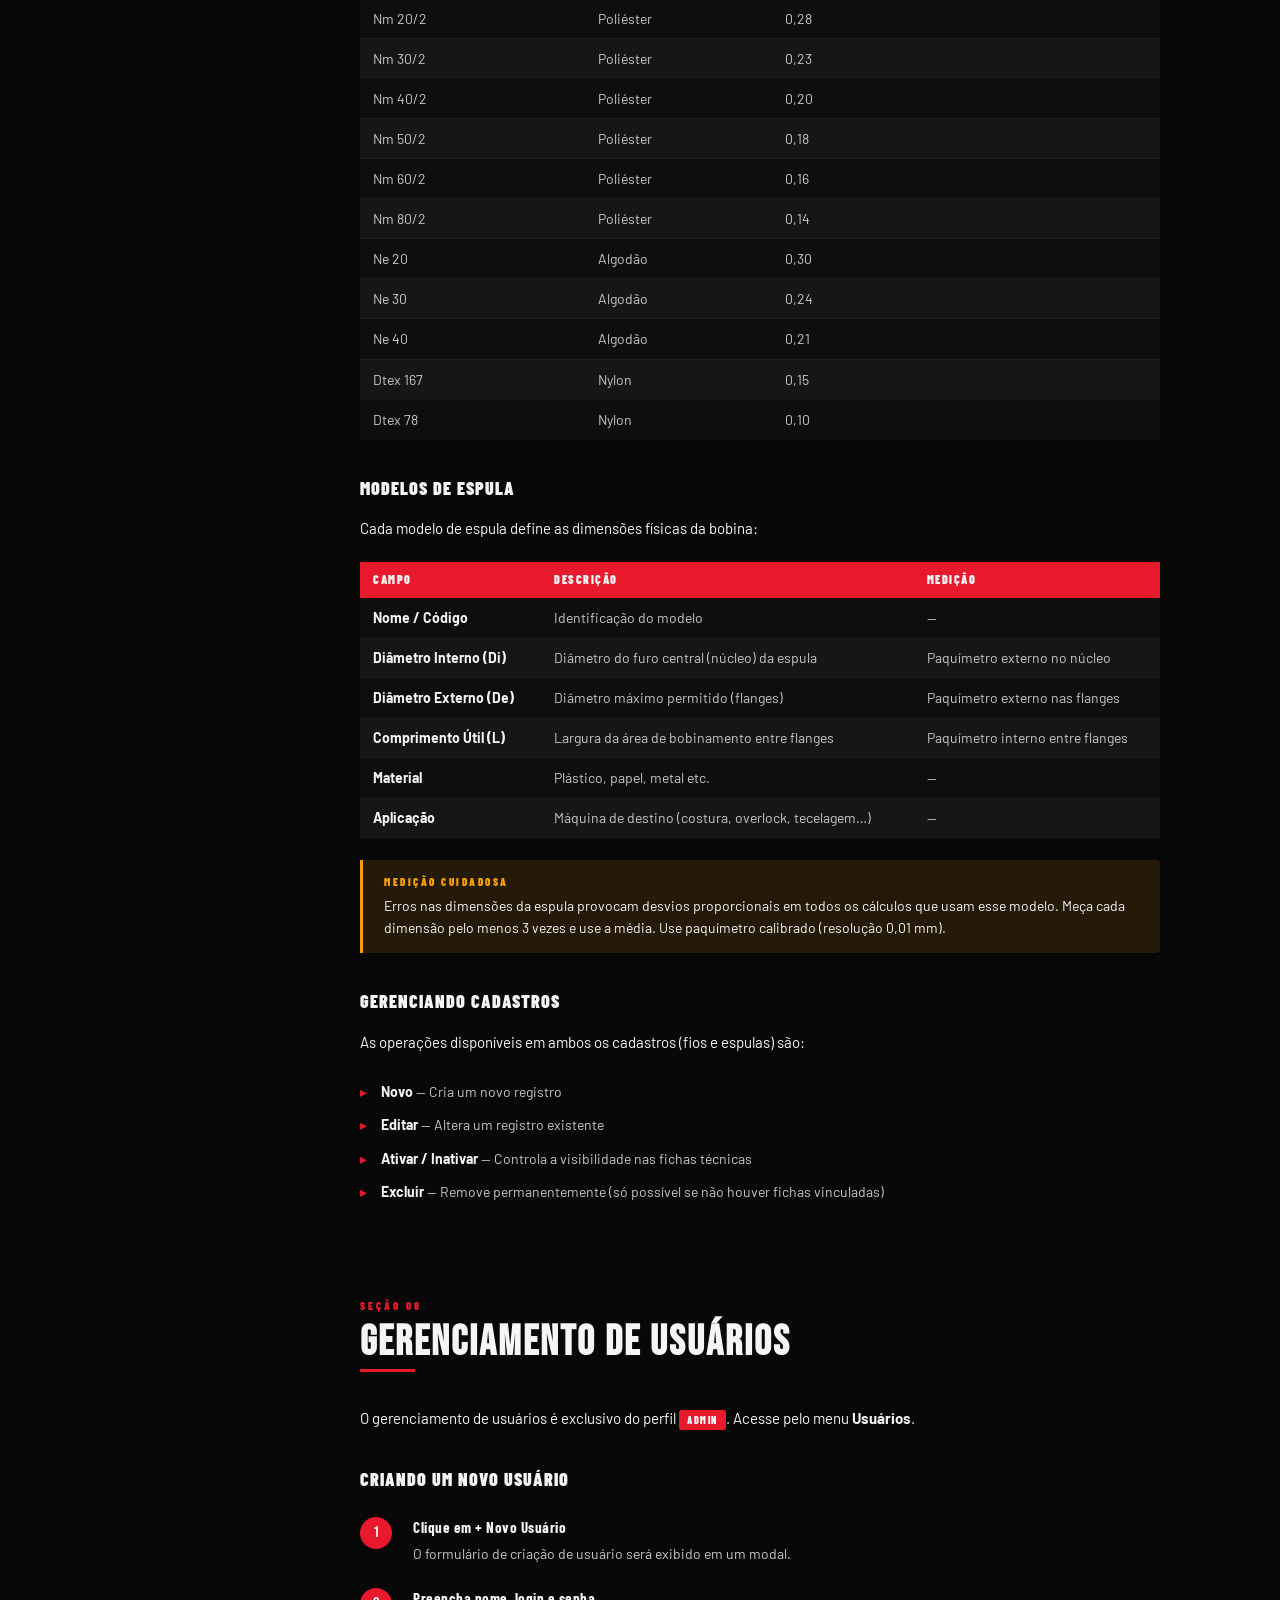
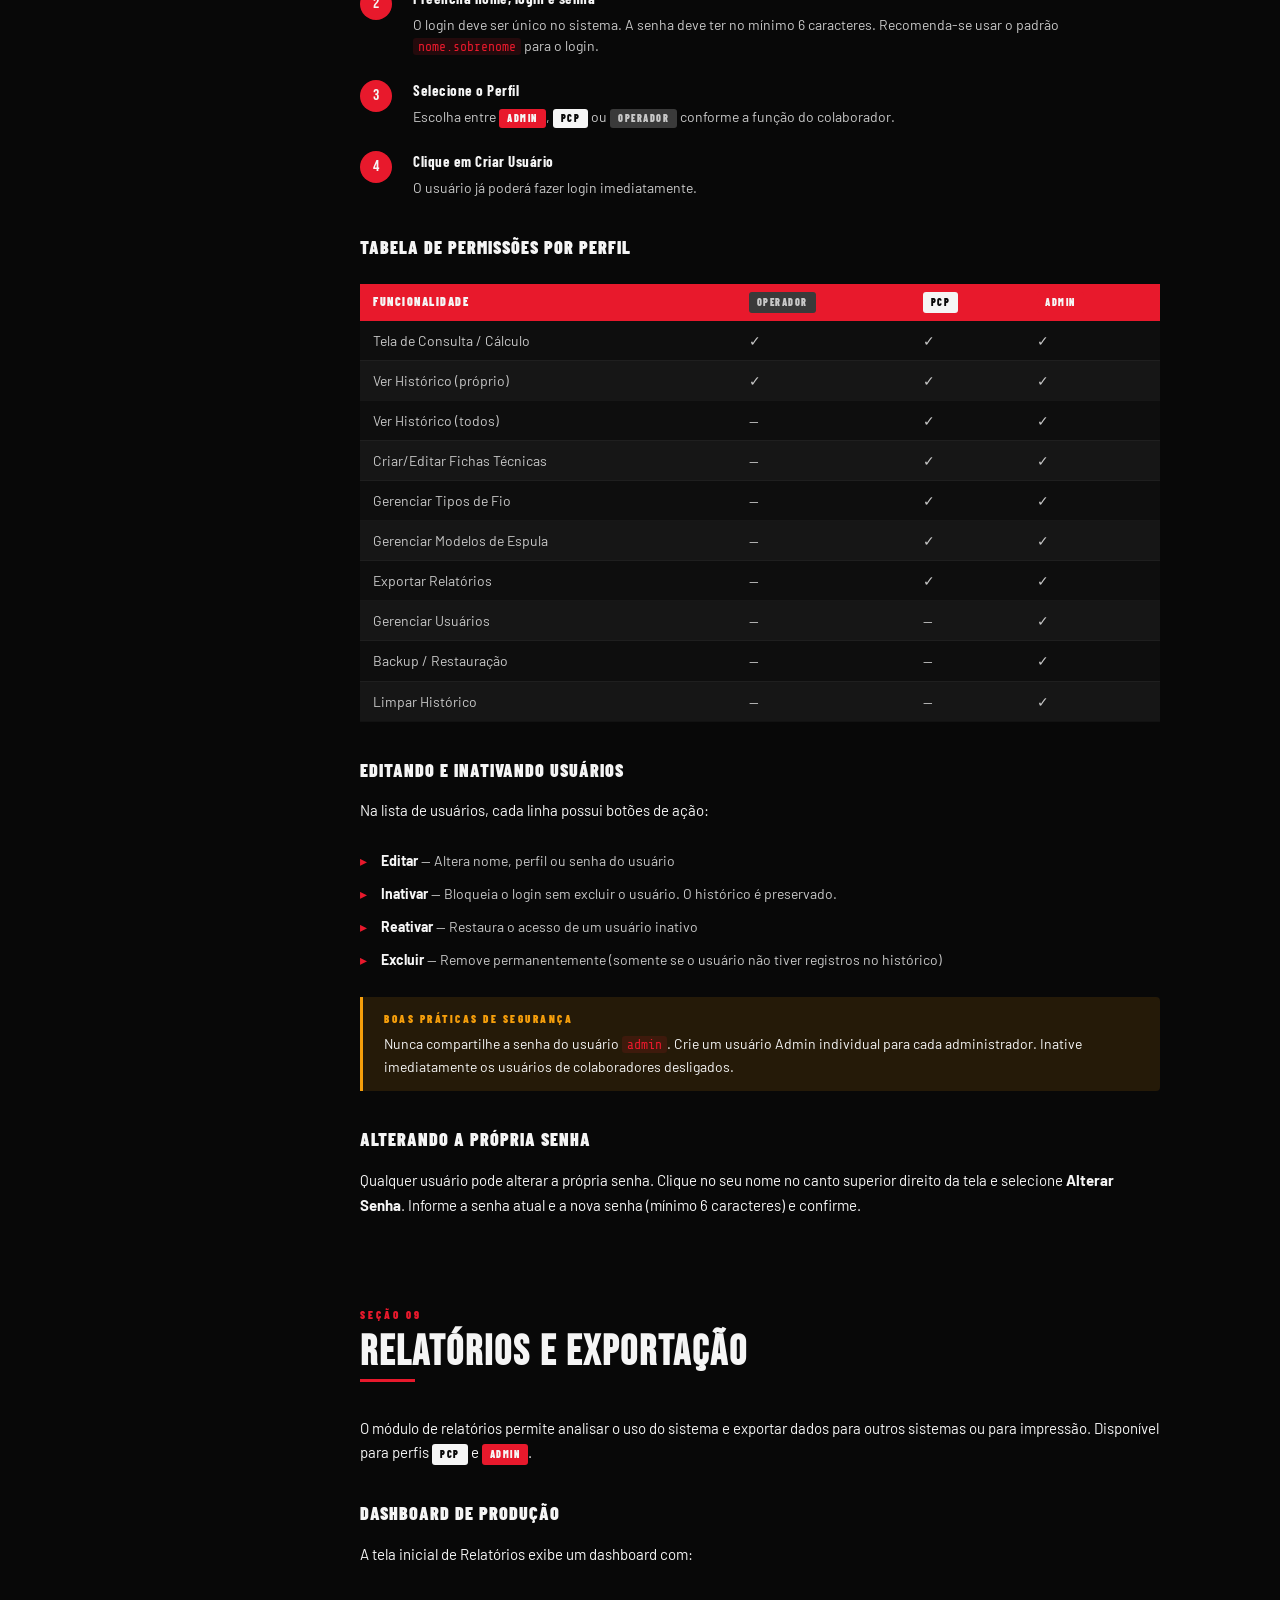
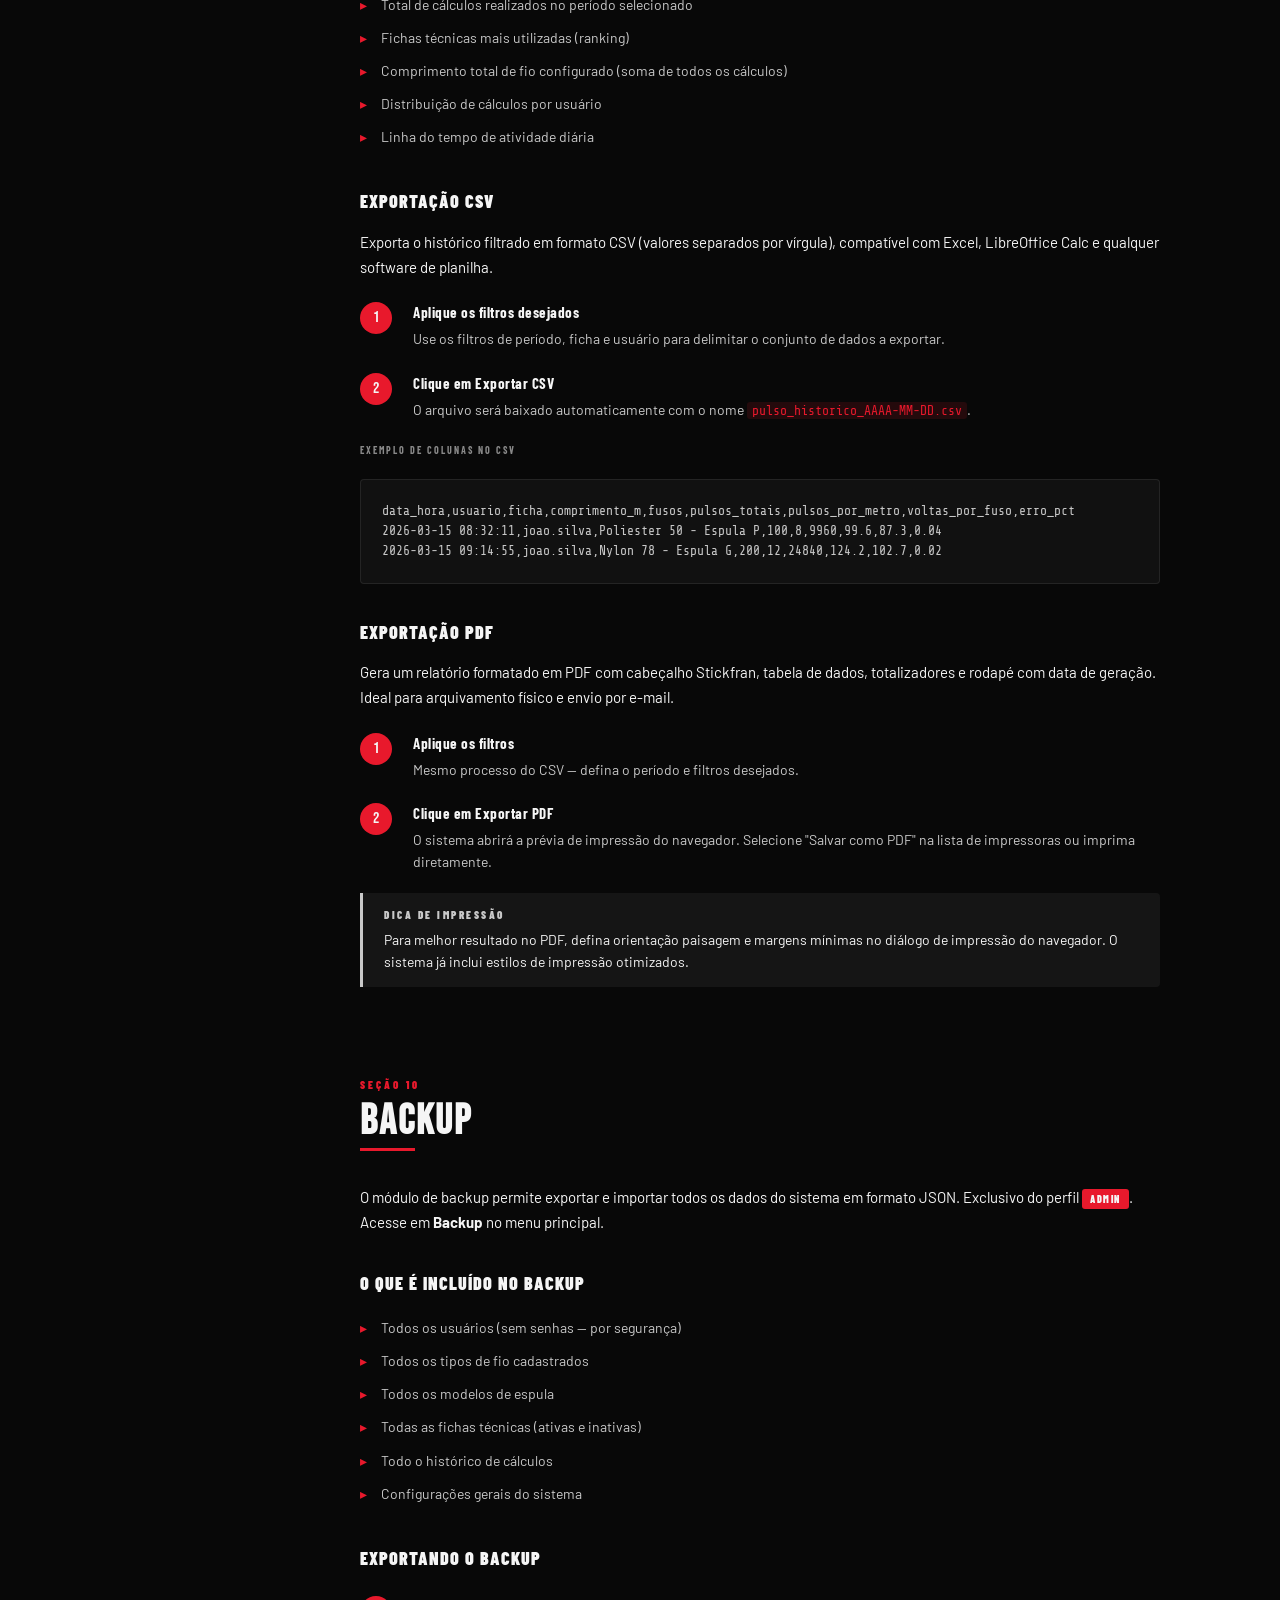
<file: docs/manual.html>
<!DOCTYPE html>
<html lang="pt-BR">
<head>
  <meta charset="UTF-8">
  <meta name="viewport" content="width=device-width, initial-scale=1.0">
  <title>Manual do Usuário — Gerenciador de Pulso v8.0 · Stickfran</title>
  <link rel="icon" href="../img/icons/icon-48x48.png">
  <link rel="preconnect" href="https://fonts.googleapis.com">
  <link rel="preconnect" href="https://fonts.gstatic.com" crossorigin>
  <link href="https://fonts.googleapis.com/css2?family=Bebas+Neue&family=Share+Tech+Mono&family=Barlow+Condensed:wght@300;400;600;700;900&family=Barlow:ital,wght@0,300;0,400;0,600;0,700;1,400&display=swap" rel="stylesheet">
  <style>
    /* ── RESET ── */
    *, *::before, *::after { box-sizing: border-box; margin: 0; padding: 0; }
    html { scroll-behavior: smooth; font-size: 16px; }

    /* ── TOKENS ── */
    :root {
      --black:   #080808;
      --black2:  #0f0f0f;
      --black3:  #161616;
      --black4:  #1e1e1e;
      --black5:  #262626;
      --red:     #E8192C;
      --red-dim: #a01020;
      --red-glow:rgba(232,25,44,.18);
      --white:   #F5F5F5;
      --white2:  #c8c8c8;
      --white3:  #8a8a8a;
      --amber:   #f59e0b;
      --amber-dim:rgba(245,158,11,.12);
      --teal:    #00c9a7;

      --f-disp:  'Bebas Neue', sans-serif;
      --f-cond:  'Barlow Condensed', sans-serif;
      --f-body:  'Barlow', sans-serif;
      --f-mono:  'Share Tech Mono', monospace;

      /* Fibonacci spacing */
      --fib1:  1px;  --fib2:  2px;  --fib3:  3px;  --fib5:  5px;
      --fib8:  8px;  --fib13: 13px; --fib21: 21px; --fib34: 34px;
      --fib55: 55px; --fib89: 89px;

      --header-h: 56px;
      --sidebar-w: 240px;
      --content-max: 800px;
      --radius: 4px;
    }

    /* ── BASE ── */
    body {
      background: var(--black);
      color: var(--white);
      font-family: var(--f-body);
      font-size: 15px;
      line-height: 1.65;
      min-height: 100vh;
    }

    a { color: var(--red); text-decoration: none; }
    a:hover { text-decoration: underline; }

    p { margin-bottom: var(--fib21); }
    strong { color: var(--white); font-weight: 700; }
    em { color: var(--white2); font-style: italic; }

    /* ── GLASSMORPHISM ── */
    .glass {
      background: rgba(8,8,8,.72);
      backdrop-filter: blur(18px) saturate(1.4);
      -webkit-backdrop-filter: blur(18px) saturate(1.4);
      border-bottom: 1.5px solid rgba(232,25,44,.35);
    }

    /* ── HEADER ── */
    #site-header {
      position: fixed;
      top: 0; left: 0; right: 0;
      height: var(--header-h);
      z-index: 200;
      display: flex;
      align-items: center;
      justify-content: space-between;
      padding: 0 var(--fib34);
    }
    .header-brand {
      font-family: var(--f-disp);
      font-size: 22px;
      letter-spacing: 2px;
      color: var(--white);
      display: flex;
      align-items: center;
      gap: var(--fib8);
    }
    .header-brand span { color: var(--red); }
    .header-nav {
      display: flex;
      align-items: center;
      gap: var(--fib21);
    }
    .header-nav a {
      font-family: var(--f-cond);
      font-size: 13px;
      font-weight: 700;
      letter-spacing: 1.5px;
      text-transform: uppercase;
      color: var(--white2);
      transition: color .2s;
    }
    .header-nav a:hover { color: var(--red); text-decoration: none; }
    .header-nav a.cta {
      background: var(--red);
      color: var(--white);
      padding: var(--fib5) var(--fib13);
      border-radius: var(--radius);
    }
    .header-nav a.cta:hover { background: #c0101f; }

    /* ── HAMBURGER ── */
    #hamburger {
      display: none;
      flex-direction: column;
      gap: 5px;
      cursor: pointer;
      padding: var(--fib5);
      background: none;
      border: none;
    }
    #hamburger span {
      display: block;
      width: 22px;
      height: 2px;
      background: var(--white);
      border-radius: 2px;
      transition: all .25s;
    }

    /* ── LAYOUT ── */
    #layout {
      display: grid;
      grid-template-columns: var(--sidebar-w) 1fr;
      padding-top: var(--header-h);
      min-height: 100vh;
    }

    /* ── SIDEBAR ── */
    #sidebar {
      position: fixed;
      top: var(--header-h);
      left: 0;
      width: var(--sidebar-w);
      height: calc(100vh - var(--header-h));
      overflow-y: auto;
      overflow-x: hidden;
      background: rgba(8,8,8,.85);
      backdrop-filter: blur(12px);
      border-right: 1px solid rgba(232,25,44,.18);
      padding: var(--fib21) 0 var(--fib55);
      z-index: 100;
      scrollbar-width: thin;
      scrollbar-color: var(--red-dim) transparent;
    }
    #sidebar::-webkit-scrollbar { width: 3px; }
    #sidebar::-webkit-scrollbar-track { background: transparent; }
    #sidebar::-webkit-scrollbar-thumb { background: var(--red-dim); border-radius: 3px; }

    .toc-label {
      font-family: var(--f-cond);
      font-size: 10px;
      font-weight: 900;
      letter-spacing: 2.5px;
      text-transform: uppercase;
      color: var(--white3);
      padding: 0 var(--fib21) var(--fib8);
    }
    .toc-link {
      display: block;
      font-family: var(--f-cond);
      font-size: 13px;
      font-weight: 600;
      letter-spacing: .5px;
      color: var(--white3);
      padding: var(--fib5) var(--fib21);
      border-left: 3px solid transparent;
      transition: color .2s, border-color .2s, background .2s;
      text-decoration: none;
      line-height: 1.4;
    }
    .toc-link:hover {
      color: var(--white);
      background: rgba(232,25,44,.06);
      text-decoration: none;
    }
    .toc-link.active {
      color: var(--red);
      border-left-color: var(--red);
      background: rgba(232,25,44,.08);
    }
    .toc-divider {
      height: 1px;
      background: rgba(255,255,255,.06);
      margin: var(--fib13) var(--fib21);
    }
    .sidebar-cta {
      margin: var(--fib21);
      display: block;
      text-align: center;
      background: var(--red);
      color: var(--white) !important;
      font-family: var(--f-cond);
      font-size: 12px;
      font-weight: 900;
      letter-spacing: 2px;
      text-transform: uppercase;
      padding: var(--fib8) var(--fib13);
      border-radius: var(--radius);
      border-left: 3px solid transparent !important;
      transition: background .2s;
    }
    .sidebar-cta:hover { background: #c0101f !important; text-decoration: none; }

    /* ── MAIN CONTENT ── */
    #content {
      grid-column: 2;
      padding: var(--fib55) var(--fib55) var(--fib89);
    }
    .content-inner {
      max-width: var(--content-max);
      margin: 0 auto;
    }

    /* ── DOC HEADER ── */
    .doc-header {
      margin-bottom: var(--fib55);
      padding-bottom: var(--fib34);
      border-bottom: 1px solid rgba(255,255,255,.07);
    }
    .doc-eyebrow {
      font-family: var(--f-cond);
      font-size: 11px;
      font-weight: 900;
      letter-spacing: 3px;
      text-transform: uppercase;
      color: var(--red);
      margin-bottom: var(--fib8);
    }
    .doc-title {
      font-family: var(--f-disp);
      font-size: clamp(42px, 6vw, 72px);
      letter-spacing: 3px;
      text-transform: uppercase;
      color: var(--white);
      line-height: 1;
      margin-bottom: var(--fib8);
    }
    .doc-subtitle {
      font-family: var(--f-cond);
      font-size: 14px;
      font-weight: 400;
      color: var(--white3);
      letter-spacing: .5px;
    }

    /* ── SECTION ── */
    .doc-section {
      margin-bottom: var(--fib89);
      scroll-margin-top: calc(var(--header-h) + var(--fib21));
    }
    .section-eyebrow {
      font-family: var(--f-cond);
      font-size: 11px;
      font-weight: 900;
      letter-spacing: 3px;
      text-transform: uppercase;
      color: var(--red);
      margin-bottom: var(--fib5);
    }
    .section-title {
      font-family: var(--f-disp);
      font-size: clamp(28px, 4vw, 42px);
      letter-spacing: 2px;
      text-transform: uppercase;
      color: var(--white);
      margin-bottom: var(--fib3);
      line-height: 1.1;
    }
    .red-line {
      width: var(--fib55);
      height: 3px;
      background: var(--red);
      margin-bottom: var(--fib34);
    }

    /* ── H3 / H4 ── */
    h3 {
      font-family: var(--f-cond);
      font-size: 18px;
      font-weight: 900;
      letter-spacing: 1px;
      text-transform: uppercase;
      color: var(--white);
      margin: var(--fib34) 0 var(--fib13);
    }
    h4 {
      font-family: var(--f-cond);
      font-size: 14px;
      font-weight: 700;
      letter-spacing: 1px;
      text-transform: uppercase;
      color: var(--white2);
      margin: var(--fib21) 0 var(--fib8);
    }

    /* ── CALLOUTS ── */
    .callout {
      border-left: 3px solid;
      border-radius: 0 var(--radius) var(--radius) 0;
      padding: var(--fib13) var(--fib21);
      margin: var(--fib21) 0;
      font-size: 14px;
      line-height: 1.6;
    }
    .callout-label {
      font-family: var(--f-cond);
      font-size: 11px;
      font-weight: 900;
      letter-spacing: 2.5px;
      text-transform: uppercase;
      margin-bottom: var(--fib5);
    }
    .callout.info {
      border-color: var(--white2);
      background: rgba(245,245,245,.05);
    }
    .callout.info .callout-label { color: var(--white2); }
    .callout.warning {
      border-color: var(--amber);
      background: var(--amber-dim);
    }
    .callout.warning .callout-label { color: var(--amber); }
    .callout.danger {
      border-color: var(--red);
      background: var(--red-glow);
    }
    .callout.danger .callout-label { color: var(--red); }

    /* ── STEPS ── */
    .steps { list-style: none; margin: var(--fib21) 0; }
    .step {
      display: flex;
      gap: var(--fib21);
      align-items: flex-start;
      margin-bottom: var(--fib21);
    }
    .step-num {
      flex-shrink: 0;
      width: 32px;
      height: 32px;
      border-radius: 50%;
      background: var(--red);
      color: var(--white);
      font-family: var(--f-disp);
      font-size: 16px;
      display: flex;
      align-items: center;
      justify-content: center;
      margin-top: 2px;
    }
    .step-body { flex: 1; }
    .step-title {
      font-family: var(--f-cond);
      font-size: 15px;
      font-weight: 700;
      letter-spacing: .5px;
      color: var(--white);
      margin-bottom: var(--fib3);
    }
    .step-desc {
      font-size: 14px;
      color: var(--white2);
      line-height: 1.55;
    }

    /* ── TABLES ── */
    .table-wrap { overflow-x: auto; margin: var(--fib21) 0; }
    table {
      width: 100%;
      border-collapse: collapse;
      font-size: 14px;
    }
    thead tr {
      background: var(--red);
    }
    thead th {
      font-family: var(--f-cond);
      font-weight: 900;
      font-size: 12px;
      letter-spacing: 1.5px;
      text-transform: uppercase;
      color: var(--white);
      padding: var(--fib8) var(--fib13);
      text-align: left;
    }
    tbody tr:nth-child(odd)  { background: rgba(255,255,255,.025); }
    tbody tr:nth-child(even) { background: rgba(255,255,255,.055); }
    tbody tr:hover           { background: rgba(232,25,44,.08); }
    tbody td {
      padding: var(--fib8) var(--fib13);
      color: var(--white2);
      border-bottom: 1px solid rgba(255,255,255,.04);
      vertical-align: top;
    }
    tbody td strong { color: var(--white); }

    /* ── CODE ── */
    pre, code {
      font-family: var(--f-mono);
      font-size: 13px;
    }
    code {
      background: rgba(232,25,44,.12);
      color: var(--red);
      padding: 1px 5px;
      border-radius: 3px;
    }
    pre {
      background: #111;
      border: 1px solid rgba(255,255,255,.08);
      border-radius: var(--radius);
      padding: var(--fib21);
      overflow-x: auto;
      margin: var(--fib21) 0;
      line-height: 1.55;
      color: var(--white2);
    }
    pre code {
      background: none;
      color: inherit;
      padding: 0;
    }
    .code-label {
      font-family: var(--f-cond);
      font-size: 10px;
      font-weight: 700;
      letter-spacing: 2px;
      text-transform: uppercase;
      color: var(--white3);
      margin-bottom: var(--fib5);
    }

    /* ── BADGES ── */
    .badge {
      display: inline-block;
      font-family: var(--f-cond);
      font-size: 10px;
      font-weight: 900;
      letter-spacing: 1.5px;
      text-transform: uppercase;
      padding: 2px 8px;
      border-radius: 3px;
      vertical-align: middle;
    }
    .badge-admin    { background: var(--red);  color: var(--white); }
    .badge-pcp      { background: var(--white); color: var(--black); }
    .badge-operator { background: #3a3a3a;     color: var(--white2); }
    .badge-ok       { background: #166534;     color: #bbf7d0; }
    .badge-warn     { background: #854d0e;     color: #fef08a; }

    /* ── DEFINITION LIST ── */
    dl { margin: var(--fib13) 0; }
    dt {
      font-family: var(--f-cond);
      font-size: 14px;
      font-weight: 700;
      letter-spacing: .5px;
      color: var(--white);
      margin-top: var(--fib13);
    }
    dd {
      font-size: 14px;
      color: var(--white2);
      margin-left: var(--fib21);
      margin-top: var(--fib3);
    }

    /* ── FIELD CARDS ── */
    .field-grid {
      display: grid;
      grid-template-columns: repeat(auto-fill, minmax(220px, 1fr));
      gap: var(--fib13);
      margin: var(--fib21) 0;
    }
    .field-card {
      background: var(--black3);
      border: 1px solid rgba(255,255,255,.07);
      border-radius: var(--radius);
      padding: var(--fib13);
    }
    .field-name {
      font-family: var(--f-mono);
      font-size: 12px;
      color: var(--red);
      margin-bottom: var(--fib5);
    }
    .field-desc {
      font-size: 13px;
      color: var(--white2);
      line-height: 1.5;
    }

    /* ── PROFILE CARD ── */
    .profile-card {
      display: flex;
      align-items: flex-start;
      gap: var(--fib13);
      background: var(--black3);
      border: 1px solid rgba(255,255,255,.07);
      border-radius: var(--radius);
      padding: var(--fib13) var(--fib21);
      margin-bottom: var(--fib13);
    }
    .profile-icon {
      width: 40px;
      height: 40px;
      border-radius: 50%;
      display: flex;
      align-items: center;
      justify-content: center;
      font-family: var(--f-disp);
      font-size: 18px;
      flex-shrink: 0;
    }
    .profile-icon.admin    { background: var(--red); color: var(--white); }
    .profile-icon.pcp      { background: var(--white); color: var(--black); }
    .profile-icon.operator { background: #3a3a3a; color: var(--white2); }
    .profile-info-name {
      font-family: var(--f-cond);
      font-size: 15px;
      font-weight: 700;
      color: var(--white);
    }
    .profile-info-desc {
      font-size: 13px;
      color: var(--white2);
      margin-top: var(--fib3);
      line-height: 1.5;
    }

    /* ── ASCII SCREEN ── */
    .screen-mock {
      background: #0a0a0a;
      border: 1px solid rgba(232,25,44,.3);
      border-radius: var(--radius);
      padding: var(--fib21);
      margin: var(--fib21) 0;
      font-family: var(--f-mono);
      font-size: 12px;
      color: #a0a0a0;
      line-height: 1.6;
      overflow-x: auto;
    }
    .screen-mock .hl  { color: var(--white); }
    .screen-mock .red { color: var(--red); }
    .screen-mock .grn { color: var(--teal); }
    .screen-mock .dim { color: #4a4a4a; }

    /* ── FORMULA BOX ── */
    .formula-box {
      background: var(--black4);
      border: 1px solid rgba(232,25,44,.25);
      border-radius: var(--radius);
      padding: var(--fib21) var(--fib34);
      margin: var(--fib21) 0;
      text-align: center;
    }
    .formula-title {
      font-family: var(--f-cond);
      font-size: 11px;
      font-weight: 900;
      letter-spacing: 3px;
      text-transform: uppercase;
      color: var(--red);
      margin-bottom: var(--fib8);
    }
    .formula-eq {
      font-family: var(--f-mono);
      font-size: 16px;
      color: var(--white);
      line-height: 1.8;
    }
    .formula-note {
      font-size: 12px;
      color: var(--white3);
      margin-top: var(--fib8);
      font-style: italic;
    }

    /* ── GLOSSARY ── */
    .glossary-entry {
      padding: var(--fib13) 0;
      border-bottom: 1px solid rgba(255,255,255,.05);
    }
    .glossary-term {
      font-family: var(--f-cond);
      font-size: 15px;
      font-weight: 900;
      letter-spacing: .5px;
      color: var(--white);
      display: flex;
      align-items: center;
      gap: var(--fib8);
      margin-bottom: var(--fib3);
    }
    .glossary-def {
      font-size: 14px;
      color: var(--white2);
      line-height: 1.6;
    }

    /* ── CHECKLIST ── */
    .checklist { list-style: none; margin: var(--fib13) 0; }
    .checklist li {
      font-size: 14px;
      color: var(--white2);
      padding: var(--fib5) 0;
      padding-left: var(--fib21);
      position: relative;
    }
    .checklist li::before {
      content: '▸';
      color: var(--red);
      position: absolute;
      left: 0;
    }

    /* ── FOOTER ── */
    #doc-footer {
      border-top: 1px solid rgba(255,255,255,.06);
      padding: var(--fib34) 0 var(--fib55);
      margin-top: var(--fib89);
      font-family: var(--f-cond);
      font-size: 12px;
      color: var(--white3);
      letter-spacing: .5px;
      text-align: center;
    }

    /* ── PRINT ── */
    @media print {
      #site-header, #sidebar, #hamburger { display: none !important; }
      #layout { grid-template-columns: 1fr; padding-top: 0; }
      #content { grid-column: 1; padding: 20px; }
      body { background: #fff; color: #000; }
      .doc-section { page-break-inside: avoid; }
    }

    /* ── RESPONSIVE 987px ── */
    @media (max-width: 987px) {
      :root { --sidebar-w: 220px; }
      #content { padding: var(--fib34) var(--fib34) var(--fib89); }
    }

    /* ── RESPONSIVE 610px ── */
    @media (max-width: 610px) {
      #layout { grid-template-columns: 1fr; }
      #sidebar {
        transform: translateX(-100%);
        transition: transform .3s ease;
        z-index: 150;
        width: 260px;
      }
      #sidebar.open { transform: translateX(0); }
      #content { grid-column: 1; padding: var(--fib21) var(--fib21) var(--fib89); }
      #hamburger { display: flex; }
      .header-nav .nav-hide-mobile { display: none; }
    }
  </style>
</head>
<body>

<!-- ═══════════════════════════════ HEADER ═══════════════════════════════ -->
<header id="site-header" class="glass">
  <div class="header-brand">
    <span>◆</span> Gerenciador de Pulso
    <span style="font-family:var(--f-cond);font-size:13px;font-weight:600;color:var(--white3);letter-spacing:1px;margin-left:4px">v8.0</span>
  </div>
  <nav class="header-nav">
    <a href="../landing.html" class="nav-hide-mobile">← Início</a>
    <a href="../index.html" class="cta">Abrir Sistema</a>
    <button id="hamburger" aria-label="Menu" onclick="document.getElementById('sidebar').classList.toggle('open')">
      <span></span><span></span><span></span>
    </button>
  </nav>
</header>

<!-- ═══════════════════════════════ LAYOUT ═══════════════════════════════ -->
<div id="layout">

  <!-- ──────────────── SIDEBAR ──────────────── -->
  <aside id="sidebar" aria-label="Índice do manual">
    <div class="toc-label">Índice</div>
    <a class="toc-link" href="#intro">1. Introdução</a>
    <a class="toc-link" href="#primeiros-passos">2. Primeiros Passos</a>
    <a class="toc-link" href="#consulta">3. Tela de Consulta</a>
    <a class="toc-link" href="#resultados">4. Entendendo os Resultados</a>
    <a class="toc-link" href="#fichas">5. Fichas Técnicas</a>
    <a class="toc-link" href="#historico">6. Histórico de Cálculos</a>
    <a class="toc-link" href="#cadastros">7. Cadastros Base</a>
    <a class="toc-link" href="#usuarios">8. Gerenciamento de Usuários</a>
    <a class="toc-link" href="#relatorios">9. Relatórios e Exportação</a>
    <a class="toc-link" href="#backup">10. Backup</a>
    <a class="toc-link" href="#pwa">11. Instalação PWA</a>
    <a class="toc-link" href="#problemas">12. Resolução de Problemas</a>
    <div class="toc-divider"></div>
    <a class="toc-link" href="#glossario">Glossário Têxtil</a>
    <div class="toc-divider"></div>
    <a class="sidebar-cta toc-link" href="../index.html">→ Abrir Sistema</a>
  </aside>

  <!-- ──────────────── CONTENT ──────────────── -->
  <main id="content">
    <div class="content-inner">

      <!-- DOC HEADER -->
      <div class="doc-header">
        <div class="doc-eyebrow">Stickfran Indústria · Documentação Oficial</div>
        <h1 class="doc-title">Manual do Usuário</h1>
        <div class="doc-subtitle">Gerenciador de Pulso Espuladeira · Versão 8.0 · Março 2026</div>
      </div>

      <!-- ═══════════════════ SEÇÃO 1: INTRODUÇÃO ═══════════════════ -->
      <section class="doc-section" id="intro">
        <div class="section-eyebrow">Seção 01</div>
        <h2 class="section-title">Introdução</h2>
        <div class="red-line"></div>

        <p>O <strong>Gerenciador de Pulso</strong> é o sistema digital da Stickfran Indústria para configuração precisa de espuladeiras têxteis. Ele elimina planilhas, cálculos manuais e erros de programação das máquinas ao calcular automaticamente — e com exatidão milimétrica — quantos pulsos o contador eletrônico de cada espuladeira deve receber para produzir bobinas de comprimento exato.</p>

        <p>Desenvolvido para o chão de fábrica real, o sistema opera 100% offline após a primeira carga, funciona em celular, tablet e desktop, e armazena histórico completo de todas as configurações realizadas.</p>

        <h3>O que é uma Espuladeira?</h3>
        <p>A espuladeira é a máquina responsável por rebobinar fio de um rolo grande (cone) para bobinas menores (espulas) que serão inseridas nas máquinas de costura ou tecelagem. A espula precisa ter um comprimento exato de fio — nem a mais, nem a menos — para garantir consistência no processo produtivo e evitar desperdício.</p>

        <h3>O Problema que o Sistema Resolve</h3>
        <p>Cada modelo de espula tem dimensões físicas distintas: comprimento útil, diâmetros interno e externo variam. O fio, por sua vez, tem espessura (título) variável. A combinação desses fatores determina exatamente quantas voltas o fio dará ao redor da espula e, portanto, quantos pulsos o contador da máquina deve registrar para cortar o fio no momento certo.</p>

        <p>Antes do sistema, esse cálculo era feito com régua, fórmula escrita em papel e muita experiência do operador. Erros geravam bobinas curtas (fio insuficiente, paradas na costura) ou bobinas longas (fio sobrando, desperdício de insumo). O Gerenciador de Pulso automatiza inteiramente esse cálculo usando as fórmulas de <strong>Arquimedes</strong> (geometria da espiral) e <strong>Bhaskara</strong> (equação do segundo grau).</p>

        <div class="callout info">
          <div class="callout-label">Contexto de uso</div>
          O sistema foi projetado para operadores de espuladeira, técnicos de PCP (Planejamento e Controle da Produção) e administradores de fábrica. Cada perfil de usuário tem acesso diferenciado às funcionalidades.
        </div>

        <h3>Algoritmo Central: Arquimedes + Bhaskara</h3>
        <p>O coração matemático do sistema resolve a seguinte pergunta: <em>"Dado que quero X metros de fio numa espula de diâmetro interno D₁ e externo D₂, com comprimento útil L e fio de título T, quantas voltas — e portanto quantos pulsos — são necessários?"</em></p>

        <div class="formula-box">
          <div class="formula-title">Espiral de Arquimedes — Comprimento acumulado</div>
          <div class="formula-eq">
            C(n) = π · n · (D_interno + n · espessura_fio)<br>
            <span style="font-size:13px;color:var(--white3)">onde n = número de voltas acumuladas</span>
          </div>
          <div class="formula-note">A cada volta, o raio cresce em uma espessura de fio — a clássica espiral de Arquimedes.</div>
        </div>

        <p>Como queremos resolver para <em>n</em> (número de voltas) dado um comprimento alvo, chegamos a uma equação do segundo grau — e aí entra <strong>Bhaskara</strong>:</p>

        <div class="formula-box">
          <div class="formula-title">Equação Quadrática — Resolvendo para n (Bhaskara)</div>
          <div class="formula-eq">
            π · e · n² + π · D_interno · n − C_alvo = 0<br><br>
            n = (−π·D_i + √(π²·D_i² + 4·π·e·C_alvo)) / (2·π·e)
          </div>
          <div class="formula-note">e = espessura do fio · C_alvo = comprimento alvo de fio em mm · n = voltas necessárias</div>
        </div>

        <p>Com o número de voltas <em>n</em>, o sistema multiplica pelo número de fusos, aplica o fator de calibração do pulso e entrega o valor inteiro que deve ser configurado no contador da espuladeira.</p>

        <div class="callout info">
          <div class="callout-label">Nota para operadores</div>
          Você não precisa entender a matemática para usar o sistema. Basta selecionar a ficha correta, informar o número de fusos e clicar em Calcular. O sistema faz todo o resto.
        </div>

        <h3>Versão 8.0 — O que Há de Novo</h3>
        <div class="table-wrap">
          <table>
            <thead><tr><th>Recurso</th><th>Versão Anterior</th><th>v8.0</th></tr></thead>
            <tbody>
              <tr><td>Modo offline</td><td>Parcial</td><td><strong>100% funcional via Service Worker</strong></td></tr>
              <tr><td>Histórico</td><td>20 registros</td><td><strong>Ilimitado, com busca e filtros</strong></td></tr>
              <tr><td>Exportação</td><td>CSV apenas</td><td><strong>CSV + PDF com logo Stickfran</strong></td></tr>
              <tr><td>Relatórios</td><td>—</td><td><strong>Dashboard de consumo por período</strong></td></tr>
              <tr><td>Usuários</td><td>Senha única</td><td><strong>Multi-usuário com perfis e logs</strong></td></tr>
              <tr><td>Backup</td><td>Manual</td><td><strong>Export/import JSON com validação</strong></td></tr>
              <tr><td>PWA</td><td>Android</td><td><strong>Android + iOS + Desktop</strong></td></tr>
            </tbody>
          </table>
        </div>
      </section>

      <!-- ═══════════════════ SEÇÃO 2: PRIMEIROS PASSOS ═══════════════════ -->
      <section class="doc-section" id="primeiros-passos">
        <div class="section-eyebrow">Seção 02</div>
        <h2 class="section-title">Primeiros Passos</h2>
        <div class="red-line"></div>

        <p>Esta seção explica como acessar o sistema pela primeira vez, realizar login e entender os perfis de usuário disponíveis.</p>

        <h3>Acessando o Sistema</h3>
        <p>O Gerenciador de Pulso é acessado diretamente pelo navegador. Não é necessário instalar nenhum software — basta abrir o endereço fornecido pelo TI da Stickfran no navegador do celular, tablet ou computador.</p>

        <div class="callout info">
          <div class="callout-label">Endereço de acesso</div>
          O endereço interno da fábrica é fornecido pelo setor de TI. Em geral segue o padrão <code>http://192.168.x.x:porta</code> na rede local, ou um domínio específico para acesso externo.
        </div>

        <ol class="steps">
          <li class="step">
            <div class="step-num">1</div>
            <div class="step-body">
              <div class="step-title">Abra o navegador</div>
              <div class="step-desc">Use Chrome, Edge, Firefox ou Safari. Para melhor experiência em celular, use o Chrome (Android) ou Safari (iPhone).</div>
            </div>
          </li>
          <li class="step">
            <div class="step-num">2</div>
            <div class="step-body">
              <div class="step-title">Digite o endereço do sistema</div>
              <div class="step-desc">Na barra de endereços, insira o URL fornecido pelo TI e pressione Enter.</div>
            </div>
          </li>
          <li class="step">
            <div class="step-num">3</div>
            <div class="step-body">
              <div class="step-title">Tela de Login</div>
              <div class="step-desc">Você verá a tela de login com campos de <strong>Usuário</strong> e <strong>Senha</strong>. Insira as credenciais fornecidas pelo seu supervisor ou pelo administrador do sistema.</div>
            </div>
          </li>
          <li class="step">
            <div class="step-num">4</div>
            <div class="step-body">
              <div class="step-title">Clique em Entrar</div>
              <div class="step-desc">Após digitar usuário e senha corretos, clique no botão vermelho <strong>Entrar</strong>. O sistema carregará o painel principal correspondente ao seu perfil.</div>
            </div>
          </li>
        </ol>

        <div class="screen-mock">
<span class="dim">┌─────────────────────────────────────────────────────────┐</span>
<span class="dim">│</span>  <span class="red">◆ GERENCIADOR DE PULSO</span>  <span class="dim">Stickfran Indústria  v8.0      │</span>
<span class="dim">├─────────────────────────────────────────────────────────┤</span>
<span class="dim">│</span>                                                         <span class="dim">│</span>
<span class="dim">│</span>         <span class="hl">Usuário</span>  [_________________________]           <span class="dim">│</span>
<span class="dim">│</span>           <span class="hl">Senha</span>  [_________________________]           <span class="dim">│</span>
<span class="dim">│</span>                                                         <span class="dim">│</span>
<span class="dim">│</span>                  <span class="red">[ ENTRAR ]</span>                           <span class="dim">│</span>
<span class="dim">│</span>                                                         <span class="dim">│</span>
<span class="dim">└─────────────────────────────────────────────────────────┘</span>
        </div>

        <h3>Credenciais Padrão</h3>
        <div class="callout warning">
          <div class="callout-label">Atenção</div>
          As credenciais abaixo são apenas para o primeiro acesso ou em ambiente de testes. Altere a senha do administrador imediatamente após a primeira configuração.
        </div>
        <div class="table-wrap">
          <table>
            <thead><tr><th>Perfil</th><th>Usuário Padrão</th><th>Senha Padrão</th><th>Observação</th></tr></thead>
            <tbody>
              <tr><td><span class="badge badge-admin">Admin</span></td><td><code>admin</code></td><td><code>admin123</code></td><td>Alterar no primeiro acesso</td></tr>
              <tr><td><span class="badge badge-pcp">PCP</span></td><td>Criado pelo admin</td><td>Definida pelo admin</td><td>—</td></tr>
              <tr><td><span class="badge badge-operator">Operador</span></td><td>Criado pelo admin</td><td>Definida pelo admin</td><td>—</td></tr>
            </tbody>
          </table>
        </div>

        <h3>Perfis de Usuário</h3>
        <p>O sistema possui três perfis com permissões distintas:</p>

        <div class="profile-card">
          <div class="profile-icon admin">A</div>
          <div>
            <div class="profile-info-name"><span class="badge badge-admin">Admin</span> &nbsp;Administrador</div>
            <div class="profile-info-desc">Acesso total ao sistema. Pode criar e gerenciar usuários, editar fichas técnicas, gerenciar cadastros base, realizar backup e acessar todos os relatórios. Responsável pela configuração inicial do sistema.</div>
          </div>
        </div>
        <div class="profile-card">
          <div class="profile-icon pcp">P</div>
          <div>
            <div class="profile-info-name"><span class="badge badge-pcp">PCP</span> &nbsp;Planejamento e Controle da Produção</div>
            <div class="profile-info-desc">Pode criar e editar fichas técnicas, visualizar histórico completo, exportar relatórios e acessar todos os cálculos. Não pode gerenciar usuários nem fazer backup.</div>
          </div>
        </div>
        <div class="profile-card">
          <div class="profile-icon operator">O</div>
          <div>
            <div class="profile-info-name"><span class="badge badge-operator">Operador</span> &nbsp;Operador de Espuladeira</div>
            <div class="profile-info-desc">Acesso à tela de consulta e cálculo. Pode visualizar fichas técnicas (somente leitura) e consultar o histórico dos próprios cálculos. Não edita cadastros nem relatórios.</div>
          </div>
        </div>

        <h3>Navegação Principal</h3>
        <p>Após o login, o menu superior (ou drawer lateral no celular) apresenta as seções disponíveis para o seu perfil:</p>
        <ul class="checklist">
          <li><strong>Consulta</strong> — Tela principal de cálculo de pulsos</li>
          <li><strong>Fichas</strong> — Cadastro e gestão de fichas técnicas</li>
          <li><strong>Histórico</strong> — Registro de todos os cálculos realizados</li>
          <li><strong>Cadastros</strong> — Tipos de fio e modelos de espula (admin/pcp)</li>
          <li><strong>Usuários</strong> — Gestão de usuários (admin)</li>
          <li><strong>Relatórios</strong> — Dashboard e exportações (admin/pcp)</li>
          <li><strong>Backup</strong> — Exportar e importar dados (admin)</li>
        </ul>
      </section>

      <!-- ═══════════════════ SEÇÃO 3: TELA DE CONSULTA ═══════════════════ -->
      <section class="doc-section" id="consulta">
        <div class="section-eyebrow">Seção 03</div>
        <h2 class="section-title">Tela de Consulta</h2>
        <div class="red-line"></div>

        <p>A tela de consulta é a funcionalidade central do sistema. É aqui que o operador ou técnico de PCP informa os parâmetros do lote e obtém os valores de pulso para configurar a máquina.</p>

        <div class="screen-mock">
<span class="dim">┌──────────────────────── CONSULTA ────────────────────────┐</span>
<span class="dim">│</span>                                                          <span class="dim">│</span>
<span class="dim">│</span>  <span class="hl">Ficha Técnica</span>                                          <span class="dim">│</span>
<span class="dim">│</span>  <span class="dim">[ Selecione a ficha... ▾ ]</span>                              <span class="dim">│</span>
<span class="dim">│</span>                                                          <span class="dim">│</span>
<span class="dim">│</span>  <span class="hl">Nº de Fusos</span>              <span class="hl">Comprimento (m)</span>               <span class="dim">│</span>
<span class="dim">│</span>  <span class="dim">[ 1          ]</span>           <span class="dim">[ 100,00      ]</span>               <span class="dim">│</span>
<span class="dim">│</span>                                                          <span class="dim">│</span>
<span class="dim">│</span>              <span class="red">[ CALCULAR PULSOS ]</span>                        <span class="dim">│</span>
<span class="dim">│</span>                                                          <span class="dim">│</span>
<span class="dim">├──────────────── RESULTADO ────────────────────────────────┤</span>
<span class="dim">│</span>  Pulsos/Metro  <span class="grn">12,450</span>   Pulsos Totais  <span class="red">1.245</span>            <span class="dim">│</span>
<span class="dim">│</span>  Voltas/Fuso   <span class="grn">87,3</span>     Pulsos/Fuso    <span class="grn">1.245</span>            <span class="dim">│</span>
<span class="dim">└──────────────────────────────────────────────────────────┘</span>
        </div>

        <h3>Passo a Passo do Cálculo</h3>

        <ol class="steps">
          <li class="step">
            <div class="step-num">1</div>
            <div class="step-body">
              <div class="step-title">Selecione a Ficha Técnica</div>
              <div class="step-desc">Clique no campo <strong>Ficha Técnica</strong> e escolha na lista a ficha correspondente ao tipo de fio e modelo de espula que será produzido naquele lote. A ficha contém todos os parâmetros físicos da espula e do fio já cadastrados.</div>
            </div>
          </li>
          <li class="step">
            <div class="step-num">2</div>
            <div class="step-body">
              <div class="step-title">Informe o Número de Fusos Ativos</div>
              <div class="step-desc">Digite quantos fusos da espuladeira estarão em operação neste lote. Máquinas com fusos defeituosos ou em manutenção devem ser descontadas. O sistema ajusta automaticamente o cálculo por fuso.</div>
            </div>
          </li>
          <li class="step">
            <div class="step-num">3</div>
            <div class="step-body">
              <div class="step-title">Confirme o Comprimento de Fio</div>
              <div class="step-desc">O campo <strong>Comprimento</strong> vem pré-preenchido com o valor padrão da ficha técnica selecionada. Você pode alterar este valor se o lote exigir um comprimento diferente do padrão.</div>
            </div>
          </li>
          <li class="step">
            <div class="step-num">4</div>
            <div class="step-body">
              <div class="step-title">Clique em Calcular Pulsos</div>
              <div class="step-desc">O sistema processa as fórmulas de Arquimedes e Bhaskara e exibe os resultados imediatamente na seção de resultado abaixo do formulário.</div>
            </div>
          </li>
          <li class="step">
            <div class="step-num">5</div>
            <div class="step-body">
              <div class="step-title">Configure a Máquina</div>
              <div class="step-desc">Use o valor <strong>Pulsos Totais</strong> destacado em vermelho para programar o contador da espuladeira. Os demais campos (pulsos/metro, voltas/fuso) são informativos para conferência.</div>
            </div>
          </li>
          <li class="step">
            <div class="step-num">6</div>
            <div class="step-body">
              <div class="step-title">O cálculo é salvo automaticamente</div>
              <div class="step-desc">Cada cálculo realizado é registrado automaticamente no Histórico com data, hora, usuário, ficha e resultados. Não é necessário salvar manualmente.</div>
            </div>
          </li>
        </ol>

        <h3>Busca de Fichas</h3>
        <p>O campo de seleção de ficha técnica suporta busca por digitação. Comece a digitar o nome do fio, modelo da espula ou código da ficha e a lista se filtra em tempo real.</p>

        <div class="callout warning">
          <div class="callout-label">Dica de chão de fábrica</div>
          Se a ficha desejada não aparecer na lista, ela pode não estar cadastrada ou pode estar inativa. Avise o técnico de PCP para verificar o cadastro antes de tentar calcular com uma ficha aproximada.
        </div>

        <h3>Cálculo com Fusos Parciais</h3>
        <p>Quando nem todos os fusos da máquina estão em operação, informe apenas o número de fusos ativos. O sistema calcula corretamente para cada configuração. Exemplo:</p>
        <div class="table-wrap">
          <table>
            <thead><tr><th>Fusos Totais</th><th>Fusos Ativos</th><th>Comportamento</th></tr></thead>
            <tbody>
              <tr><td>12</td><td>12</td><td>Cálculo completo para lote cheio</td></tr>
              <tr><td>12</td><td>8</td><td>Cálculo para lote parcial — valor por fuso idêntico</td></tr>
              <tr><td>12</td><td>1</td><td>Válido para testes de calibração individual</td></tr>
            </tbody>
          </table>
        </div>
      </section>

      <!-- ═══════════════════ SEÇÃO 4: RESULTADOS ═══════════════════ -->
      <section class="doc-section" id="resultados">
        <div class="section-eyebrow">Seção 04</div>
        <h2 class="section-title">Entendendo os Resultados</h2>
        <div class="red-line"></div>

        <p>Após clicar em Calcular, o sistema exibe um painel de resultado com vários campos. Esta seção explica o significado exato de cada um.</p>

        <div class="field-grid">
          <div class="field-card">
            <div class="field-name">Pulsos Totais</div>
            <div class="field-desc">O valor principal. É o número que deve ser digitado no contador da espuladeira. Representa a soma dos pulsos de todos os fusos ativos no lote.</div>
          </div>
          <div class="field-card">
            <div class="field-name">Pulsos por Metro</div>
            <div class="field-desc">Quantos pulsos o contador registra por metro de fio bobinado. É uma constante da ficha técnica, determinada pela calibração da máquina com aquele fio.</div>
          </div>
          <div class="field-card">
            <div class="field-name">Pulsos por Fuso</div>
            <div class="field-desc">Pulsos totais divididos pelo número de fusos ativos. Útil para verificar se a configuração está correta em máquinas com contador individual por fuso.</div>
          </div>
          <div class="field-card">
            <div class="field-name">Voltas por Fuso</div>
            <div class="field-desc">Número estimado de voltas que o fio dará ao redor da espula. Calculado pela fórmula de Arquimedes com os diâmetros da espula e espessura do fio.</div>
          </div>
          <div class="field-card">
            <div class="field-name">Comprimento Real</div>
            <div class="field-desc">Comprimento de fio em metros que as bobinas terão com a configuração calculada. Pode diferir ligeiramente do valor solicitado devido ao arredondamento de pulsos inteiros.</div>
          </div>
          <div class="field-card">
            <div class="field-name">Erro Estimado</div>
            <div class="field-desc">Diferença percentual entre o comprimento solicitado e o comprimento real após arredondamento. Valores abaixo de 0,5% são aceitáveis para a maioria das aplicações.</div>
          </div>
        </div>

        <h3>Por que o Comprimento Real Difere do Solicitado?</h3>
        <p>O contador da espuladeira trabalha com pulsos inteiros — não é possível configurar 1.245,7 pulsos, apenas 1.245 ou 1.246. O sistema arredonda para o inteiro mais próximo e informa a diferença resultante no campo <strong>Erro Estimado</strong>.</p>

        <div class="callout info">
          <div class="callout-label">Tolerância aceitável</div>
          Para a maioria dos usos têxteis, um erro de até 0,5% (50 cm em 100 metros) é perfeitamente aceitável. Se a aplicação exigir maior precisão, o técnico de PCP deve recalibrar o fator de pulso da ficha técnica.
        </div>

        <h3>Como Interpretar o Resultado no Chão de Fábrica</h3>
        <ol class="steps">
          <li class="step">
            <div class="step-num">1</div>
            <div class="step-body">
              <div class="step-title">Anote o Pulsos Totais</div>
              <div class="step-desc">Este é o único valor que você precisará digitar na máquina. Os demais são de conferência.</div>
            </div>
          </li>
          <li class="step">
            <div class="step-num">2</div>
            <div class="step-body">
              <div class="step-title">Confira Voltas por Fuso visualmente</div>
              <div class="step-desc">Se a espula ficar claramente cheia demais ou vazia, compare com o valor de Voltas por Fuso calculado. Uma discrepância grande indica que o modelo de espula ou o título do fio estão incorretos na ficha.</div>
            </div>
          </li>
          <li class="step">
            <div class="step-num">3</div>
            <div class="step-body">
              <div class="step-title">Verifique com amostra</div>
              <div class="step-desc">Na primeira produção com uma ficha nova, meça o comprimento real de uma bobina com trena ou medidor de fio. Se o desvio for maior que 1%, comunique ao PCP para recalibração.</div>
            </div>
          </li>
        </ol>
      </section>

      <!-- ═══════════════════ SEÇÃO 5: FICHAS TÉCNICAS ═══════════════════ -->
      <section class="doc-section" id="fichas">
        <div class="section-eyebrow">Seção 05</div>
        <h2 class="section-title">Fichas Técnicas</h2>
        <div class="red-line"></div>

        <p>As fichas técnicas são o coração do sistema. Cada ficha representa uma combinação específica de tipo de fio e modelo de espula, com todos os parâmetros físicos necessários para o cálculo. Apenas usuários com perfil <span class="badge badge-pcp">PCP</span> ou <span class="badge badge-admin">Admin</span> podem criar e editar fichas.</p>

        <h3>Campos de uma Ficha Técnica</h3>
        <div class="table-wrap">
          <table>
            <thead><tr><th>Campo</th><th>Descrição</th><th>Unidade</th></tr></thead>
            <tbody>
              <tr><td><strong>Nome</strong></td><td>Identificação da ficha (ex: "Poliéster 50 — Espula P")</td><td>Texto</td></tr>
              <tr><td><strong>Tipo de Fio</strong></td><td>Selecionado do cadastro de tipos de fio</td><td>—</td></tr>
              <tr><td><strong>Modelo de Espula</strong></td><td>Selecionado do cadastro de espulas</td><td>—</td></tr>
              <tr><td><strong>Comprimento Padrão</strong></td><td>Metragem alvo padrão para este lote</td><td>metros</td></tr>
              <tr><td><strong>Fator de Pulso</strong></td><td>Pulsos por metro calibrado para este fio nesta máquina</td><td>pulsos/m</td></tr>
              <tr><td><strong>Espessura do Fio</strong></td><td>Diâmetro físico do fio, derivado do título</td><td>mm</td></tr>
              <tr><td><strong>Diâmetro Interno</strong></td><td>Diâmetro do núcleo (vazio) da espula</td><td>mm</td></tr>
              <tr><td><strong>Diâmetro Externo</strong></td><td>Diâmetro máximo da espula quando cheia</td><td>mm</td></tr>
              <tr><td><strong>Comprimento Útil</strong></td><td>Largura de bobinamento da espula</td><td>mm</td></tr>
              <tr><td><strong>Observações</strong></td><td>Notas livres para o operador</td><td>Texto</td></tr>
              <tr><td><strong>Ativa</strong></td><td>Se a ficha está disponível para consulta</td><td>Sim/Não</td></tr>
            </tbody>
          </table>
        </div>

        <h3>Criando uma Nova Ficha</h3>
        <ol class="steps">
          <li class="step">
            <div class="step-num">1</div>
            <div class="step-body">
              <div class="step-title">Acesse o menu Fichas Técnicas</div>
              <div class="step-desc">No menu principal, clique em <strong>Fichas</strong>. A lista de fichas cadastradas será exibida.</div>
            </div>
          </li>
          <li class="step">
            <div class="step-num">2</div>
            <div class="step-body">
              <div class="step-title">Clique em Nova Ficha</div>
              <div class="step-desc">O botão <strong>+ Nova Ficha</strong> está no canto superior direito da tela. Um formulário em modal ou em nova página será exibido.</div>
            </div>
          </li>
          <li class="step">
            <div class="step-num">3</div>
            <div class="step-body">
              <div class="step-title">Preencha todos os campos obrigatórios</div>
              <div class="step-desc">Campos marcados com <code>*</code> são obrigatórios. O sistema valida os valores em tempo real e alerta quando algum dado está fora do intervalo esperado.</div>
            </div>
          </li>
          <li class="step">
            <div class="step-num">4</div>
            <div class="step-body">
              <div class="step-title">Defina o Fator de Pulso</div>
              <div class="step-desc">Este é o campo mais crítico. O fator de pulso é obtido por calibração: produza uma bobina em modo manual, meça o comprimento real e divida os pulsos registrados pelo comprimento medido.</div>
            </div>
          </li>
          <li class="step">
            <div class="step-num">5</div>
            <div class="step-body">
              <div class="step-title">Clique em Salvar</div>
              <div class="step-desc">A ficha é salva e fica disponível imediatamente para uso na tela de consulta.</div>
            </div>
          </li>
        </ol>

        <div class="callout warning">
          <div class="callout-label">Atenção — Fator de Pulso</div>
          O fator de pulso é específico para cada combinação de máquina + fio. Se o mesmo fio for bobinado em espuladeiras diferentes (com contadores de sensibilidades distintas), cada máquina pode precisar de um fator diferente. Considere criar fichas separadas por máquina quando necessário.
        </div>

        <h3>Editando uma Ficha Existente</h3>
        <p>Na lista de fichas, clique no ícone de lápis (editar) ao lado da ficha desejada. O formulário de edição abrirá com os dados atuais pré-preenchidos. Faça as alterações e clique em Salvar.</p>

        <div class="callout danger">
          <div class="callout-label">Atenção — Impacto nos cálculos</div>
          Alterar o fator de pulso ou as dimensões de uma ficha técnica impacta todos os cálculos futuros que a utilizarem. Os cálculos já salvos no histórico não são alterados — eles registram os parâmetros usados no momento do cálculo.
        </div>

        <h3>Desativando uma Ficha</h3>
        <p>Em vez de excluir uma ficha, prefira desativá-la (toggle <strong>Ativa → Inativa</strong>). Fichas inativas não aparecem na tela de consulta mas continuam no histórico como referência. Para excluir permanentemente, clique no ícone de lixeira e confirme na caixa de diálogo.</p>
      </section>

      <!-- ═══════════════════ SEÇÃO 6: HISTÓRICO ═══════════════════ -->
      <section class="doc-section" id="historico">
        <div class="section-eyebrow">Seção 06</div>
        <h2 class="section-title">Histórico de Cálculos</h2>
        <div class="red-line"></div>

        <p>O histórico registra automaticamente cada cálculo realizado no sistema. Cada entrada contém data, hora, usuário responsável, ficha utilizada, parâmetros e resultados completos.</p>

        <h3>Visualizando o Histórico</h3>
        <p>Acesse <strong>Histórico</strong> no menu principal. A lista exibe os cálculos em ordem cronológica reversa (mais recentes primeiro). Cada linha mostra:</p>
        <ul class="checklist">
          <li>Data e hora do cálculo</li>
          <li>Nome do usuário que realizou o cálculo</li>
          <li>Nome da ficha técnica utilizada</li>
          <li>Comprimento configurado (metros)</li>
          <li>Número de fusos</li>
          <li>Pulsos totais calculados</li>
        </ul>

        <h3>Filtrando e Buscando</h3>
        <p>O histórico oferece os seguintes filtros:</p>
        <div class="table-wrap">
          <table>
            <thead><tr><th>Filtro</th><th>Descrição</th></tr></thead>
            <tbody>
              <tr><td><strong>Período</strong></td><td>Data inicial e data final</td></tr>
              <tr><td><strong>Ficha</strong></td><td>Selecionar uma ficha específica</td></tr>
              <tr><td><strong>Usuário</strong></td><td>Filtrar por quem calculou (admin/pcp veem todos; operador vê apenas os seus)</td></tr>
              <tr><td><strong>Busca livre</strong></td><td>Pesquisa em nome de ficha e observações</td></tr>
            </tbody>
          </table>
        </div>

        <h3>Reutilizando um Cálculo</h3>
        <p>Ao clicar em um registro do histórico, você verá os detalhes completos. O botão <strong>Reutilizar</strong> pré-preenche a tela de consulta com os mesmos parâmetros (ficha, comprimento, fusos), permitindo refazer ou ajustar o cálculo rapidamente.</p>

        <div class="callout info">
          <div class="callout-label">Dica de produtividade</div>
          Use o botão Reutilizar ao iniciar um turno com o mesmo lote do dia anterior. Você não precisará re-selecionar a ficha nem redigitar os parâmetros.
        </div>

        <h3>Limpando o Histórico</h3>
        <p>Apenas o perfil <span class="badge badge-admin">Admin</span> pode limpar o histórico. Acesse <strong>Histórico → Gerenciar → Limpar histórico anterior a [data]</strong>. O sistema solicitará confirmação dupla antes de excluir permanentemente os registros antigos.</p>

        <div class="callout danger">
          <div class="callout-label">Irreversível</div>
          A limpeza do histórico não pode ser desfeita. Antes de limpar, exporte o histórico para CSV ou faça um backup completo do sistema.
        </div>
      </section>

      <!-- ═══════════════════ SEÇÃO 7: CADASTROS BASE ═══════════════════ -->
      <section class="doc-section" id="cadastros">
        <div class="section-eyebrow">Seção 07</div>
        <h2 class="section-title">Cadastros Base</h2>
        <div class="red-line"></div>

        <p>Os cadastros base são as tabelas de referência que alimentam as fichas técnicas. Compreendem os <strong>Tipos de Fio</strong> e os <strong>Modelos de Espula</strong>. Acesso restrito a perfis <span class="badge badge-pcp">PCP</span> e <span class="badge badge-admin">Admin</span>.</p>

        <h3>Tipos de Fio</h3>
        <p>Cada tipo de fio cadastrado define as propriedades físicas e identificação do insumo:</p>
        <div class="table-wrap">
          <table>
            <thead><tr><th>Campo</th><th>Descrição</th><th>Exemplo</th></tr></thead>
            <tbody>
              <tr><td><strong>Nome</strong></td><td>Identificação do fio</td><td>Poliéster 50/2</td></tr>
              <tr><td><strong>Título (Nm / Ne / Tex / Dtex)</strong></td><td>Finura do fio na norma utilizada pela fábrica</td><td>Nm 50/2</td></tr>
              <tr><td><strong>Espessura Calculada</strong></td><td>Diâmetro físico do fio em mm (calculado ou medido)</td><td>0,18 mm</td></tr>
              <tr><td><strong>Material</strong></td><td>Composição (poliéster, nylon, algodão, viscose, etc.)</td><td>100% Poliéster</td></tr>
              <tr><td><strong>Fornecedor</strong></td><td>Nome do fornecedor (opcional)</td><td>Coats / Corrente</td></tr>
              <tr><td><strong>Cor padrão</strong></td><td>Cor de referência para identificação visual</td><td>Branco natural</td></tr>
              <tr><td><strong>Observações</strong></td><td>Notas adicionais</td><td>—</td></tr>
            </tbody>
          </table>
        </div>

        <div class="callout info">
          <div class="callout-label">Sobre a Espessura do Fio</div>
          A espessura do fio é fundamental para o cálculo de Arquimedes. Se não houver medição física disponível, use a tabela de referência abaixo. Em caso de dúvida, prefira medir com paquímetro digital uma amostra real do fio.
        </div>

        <h4>Tabela de Referência — Espessura por Título</h4>
        <div class="table-wrap">
          <table>
            <thead><tr><th>Título (Nm)</th><th>Material</th><th>Espessura Aprox. (mm)</th></tr></thead>
            <tbody>
              <tr><td>Nm 20/2</td><td>Poliéster</td><td>0,28</td></tr>
              <tr><td>Nm 30/2</td><td>Poliéster</td><td>0,23</td></tr>
              <tr><td>Nm 40/2</td><td>Poliéster</td><td>0,20</td></tr>
              <tr><td>Nm 50/2</td><td>Poliéster</td><td>0,18</td></tr>
              <tr><td>Nm 60/2</td><td>Poliéster</td><td>0,16</td></tr>
              <tr><td>Nm 80/2</td><td>Poliéster</td><td>0,14</td></tr>
              <tr><td>Ne 20</td><td>Algodão</td><td>0,30</td></tr>
              <tr><td>Ne 30</td><td>Algodão</td><td>0,24</td></tr>
              <tr><td>Ne 40</td><td>Algodão</td><td>0,21</td></tr>
              <tr><td>Dtex 167</td><td>Nylon</td><td>0,15</td></tr>
              <tr><td>Dtex 78</td><td>Nylon</td><td>0,10</td></tr>
            </tbody>
          </table>
        </div>

        <h3>Modelos de Espula</h3>
        <p>Cada modelo de espula define as dimensões físicas da bobina:</p>
        <div class="table-wrap">
          <table>
            <thead><tr><th>Campo</th><th>Descrição</th><th>Medição</th></tr></thead>
            <tbody>
              <tr><td><strong>Nome / Código</strong></td><td>Identificação do modelo</td><td>—</td></tr>
              <tr><td><strong>Diâmetro Interno (Di)</strong></td><td>Diâmetro do furo central (núcleo) da espula</td><td>Paquímetro externo no núcleo</td></tr>
              <tr><td><strong>Diâmetro Externo (De)</strong></td><td>Diâmetro máximo permitido (flanges)</td><td>Paquímetro externo nas flanges</td></tr>
              <tr><td><strong>Comprimento Útil (L)</strong></td><td>Largura da área de bobinamento entre flanges</td><td>Paquímetro interno entre flanges</td></tr>
              <tr><td><strong>Material</strong></td><td>Plástico, papel, metal etc.</td><td>—</td></tr>
              <tr><td><strong>Aplicação</strong></td><td>Máquina de destino (costura, overlock, tecelagem…)</td><td>—</td></tr>
            </tbody>
          </table>
        </div>

        <div class="callout warning">
          <div class="callout-label">Medição cuidadosa</div>
          Erros nas dimensões da espula provocam desvios proporcionais em todos os cálculos que usam esse modelo. Meça cada dimensão pelo menos 3 vezes e use a média. Use paquímetro calibrado (resolução 0,01 mm).
        </div>

        <h3>Gerenciando Cadastros</h3>
        <p>As operações disponíveis em ambos os cadastros (fios e espulas) são:</p>
        <ul class="checklist">
          <li><strong>Novo</strong> — Cria um novo registro</li>
          <li><strong>Editar</strong> — Altera um registro existente</li>
          <li><strong>Ativar / Inativar</strong> — Controla a visibilidade nas fichas técnicas</li>
          <li><strong>Excluir</strong> — Remove permanentemente (só possível se não houver fichas vinculadas)</li>
        </ul>
      </section>

      <!-- ═══════════════════ SEÇÃO 8: USUÁRIOS ═══════════════════ -->
      <section class="doc-section" id="usuarios">
        <div class="section-eyebrow">Seção 08</div>
        <h2 class="section-title">Gerenciamento de Usuários</h2>
        <div class="red-line"></div>

        <p>O gerenciamento de usuários é exclusivo do perfil <span class="badge badge-admin">Admin</span>. Acesse pelo menu <strong>Usuários</strong>.</p>

        <h3>Criando um Novo Usuário</h3>
        <ol class="steps">
          <li class="step">
            <div class="step-num">1</div>
            <div class="step-body">
              <div class="step-title">Clique em + Novo Usuário</div>
              <div class="step-desc">O formulário de criação de usuário será exibido em um modal.</div>
            </div>
          </li>
          <li class="step">
            <div class="step-num">2</div>
            <div class="step-body">
              <div class="step-title">Preencha nome, login e senha</div>
              <div class="step-desc">O login deve ser único no sistema. A senha deve ter no mínimo 6 caracteres. Recomenda-se usar o padrão <code>nome.sobrenome</code> para o login.</div>
            </div>
          </li>
          <li class="step">
            <div class="step-num">3</div>
            <div class="step-body">
              <div class="step-title">Selecione o Perfil</div>
              <div class="step-desc">Escolha entre <span class="badge badge-admin">Admin</span>, <span class="badge badge-pcp">PCP</span> ou <span class="badge badge-operator">Operador</span> conforme a função do colaborador.</div>
            </div>
          </li>
          <li class="step">
            <div class="step-num">4</div>
            <div class="step-body">
              <div class="step-title">Clique em Criar Usuário</div>
              <div class="step-desc">O usuário já poderá fazer login imediatamente.</div>
            </div>
          </li>
        </ol>

        <h3>Tabela de Permissões por Perfil</h3>
        <div class="table-wrap">
          <table>
            <thead>
              <tr>
                <th>Funcionalidade</th>
                <th><span class="badge badge-operator">Operador</span></th>
                <th><span class="badge badge-pcp">PCP</span></th>
                <th><span class="badge badge-admin">Admin</span></th>
              </tr>
            </thead>
            <tbody>
              <tr><td>Tela de Consulta / Cálculo</td><td>✓</td><td>✓</td><td>✓</td></tr>
              <tr><td>Ver Histórico (próprio)</td><td>✓</td><td>✓</td><td>✓</td></tr>
              <tr><td>Ver Histórico (todos)</td><td>—</td><td>✓</td><td>✓</td></tr>
              <tr><td>Criar/Editar Fichas Técnicas</td><td>—</td><td>✓</td><td>✓</td></tr>
              <tr><td>Gerenciar Tipos de Fio</td><td>—</td><td>✓</td><td>✓</td></tr>
              <tr><td>Gerenciar Modelos de Espula</td><td>—</td><td>✓</td><td>✓</td></tr>
              <tr><td>Exportar Relatórios</td><td>—</td><td>✓</td><td>✓</td></tr>
              <tr><td>Gerenciar Usuários</td><td>—</td><td>—</td><td>✓</td></tr>
              <tr><td>Backup / Restauração</td><td>—</td><td>—</td><td>✓</td></tr>
              <tr><td>Limpar Histórico</td><td>—</td><td>—</td><td>✓</td></tr>
            </tbody>
          </table>
        </div>

        <h3>Editando e Inativando Usuários</h3>
        <p>Na lista de usuários, cada linha possui botões de ação:</p>
        <ul class="checklist">
          <li><strong>Editar</strong> — Altera nome, perfil ou senha do usuário</li>
          <li><strong>Inativar</strong> — Bloqueia o login sem excluir o usuário. O histórico é preservado.</li>
          <li><strong>Reativar</strong> — Restaura o acesso de um usuário inativo</li>
          <li><strong>Excluir</strong> — Remove permanentemente (somente se o usuário não tiver registros no histórico)</li>
        </ul>

        <div class="callout warning">
          <div class="callout-label">Boas práticas de segurança</div>
          Nunca compartilhe a senha do usuário <code>admin</code>. Crie um usuário Admin individual para cada administrador. Inative imediatamente os usuários de colaboradores desligados.
        </div>

        <h3>Alterando a Própria Senha</h3>
        <p>Qualquer usuário pode alterar a própria senha. Clique no seu nome no canto superior direito da tela e selecione <strong>Alterar Senha</strong>. Informe a senha atual e a nova senha (mínimo 6 caracteres) e confirme.</p>
      </section>

      <!-- ═══════════════════ SEÇÃO 9: RELATÓRIOS ═══════════════════ -->
      <section class="doc-section" id="relatorios">
        <div class="section-eyebrow">Seção 09</div>
        <h2 class="section-title">Relatórios e Exportação</h2>
        <div class="red-line"></div>

        <p>O módulo de relatórios permite analisar o uso do sistema e exportar dados para outros sistemas ou para impressão. Disponível para perfis <span class="badge badge-pcp">PCP</span> e <span class="badge badge-admin">Admin</span>.</p>

        <h3>Dashboard de Produção</h3>
        <p>A tela inicial de Relatórios exibe um dashboard com:</p>
        <ul class="checklist">
          <li>Total de cálculos realizados no período selecionado</li>
          <li>Fichas técnicas mais utilizadas (ranking)</li>
          <li>Comprimento total de fio configurado (soma de todos os cálculos)</li>
          <li>Distribuição de cálculos por usuário</li>
          <li>Linha do tempo de atividade diária</li>
        </ul>

        <h3>Exportação CSV</h3>
        <p>Exporta o histórico filtrado em formato CSV (valores separados por vírgula), compatível com Excel, LibreOffice Calc e qualquer software de planilha.</p>

        <ol class="steps">
          <li class="step">
            <div class="step-num">1</div>
            <div class="step-body">
              <div class="step-title">Aplique os filtros desejados</div>
              <div class="step-desc">Use os filtros de período, ficha e usuário para delimitar o conjunto de dados a exportar.</div>
            </div>
          </li>
          <li class="step">
            <div class="step-num">2</div>
            <div class="step-body">
              <div class="step-title">Clique em Exportar CSV</div>
              <div class="step-desc">O arquivo será baixado automaticamente com o nome <code>pulso_historico_AAAA-MM-DD.csv</code>.</div>
            </div>
          </li>
        </ol>

        <div class="code-label">Exemplo de colunas no CSV</div>
        <pre><code>data_hora,usuario,ficha,comprimento_m,fusos,pulsos_totais,pulsos_por_metro,voltas_por_fuso,erro_pct
2026-03-15 08:32:11,joao.silva,Poliester 50 - Espula P,100,8,9960,99.6,87.3,0.04
2026-03-15 09:14:55,joao.silva,Nylon 78 - Espula G,200,12,24840,124.2,102.7,0.02</code></pre>

        <h3>Exportação PDF</h3>
        <p>Gera um relatório formatado em PDF com cabeçalho Stickfran, tabela de dados, totalizadores e rodapé com data de geração. Ideal para arquivamento físico e envio por e-mail.</p>

        <ol class="steps">
          <li class="step">
            <div class="step-num">1</div>
            <div class="step-body">
              <div class="step-title">Aplique os filtros</div>
              <div class="step-desc">Mesmo processo do CSV — defina o período e filtros desejados.</div>
            </div>
          </li>
          <li class="step">
            <div class="step-num">2</div>
            <div class="step-body">
              <div class="step-title">Clique em Exportar PDF</div>
              <div class="step-desc">O sistema abrirá a prévia de impressão do navegador. Selecione "Salvar como PDF" na lista de impressoras ou imprima diretamente.</div>
            </div>
          </li>
        </ol>

        <div class="callout info">
          <div class="callout-label">Dica de impressão</div>
          Para melhor resultado no PDF, defina orientação paisagem e margens mínimas no diálogo de impressão do navegador. O sistema já inclui estilos de impressão otimizados.
        </div>
      </section>

      <!-- ═══════════════════ SEÇÃO 10: BACKUP ═══════════════════ -->
      <section class="doc-section" id="backup">
        <div class="section-eyebrow">Seção 10</div>
        <h2 class="section-title">Backup</h2>
        <div class="red-line"></div>

        <p>O módulo de backup permite exportar e importar todos os dados do sistema em formato JSON. Exclusivo do perfil <span class="badge badge-admin">Admin</span>. Acesse em <strong>Backup</strong> no menu principal.</p>

        <h3>O que é Incluído no Backup</h3>
        <ul class="checklist">
          <li>Todos os usuários (sem senhas — por segurança)</li>
          <li>Todos os tipos de fio cadastrados</li>
          <li>Todos os modelos de espula</li>
          <li>Todas as fichas técnicas (ativas e inativas)</li>
          <li>Todo o histórico de cálculos</li>
          <li>Configurações gerais do sistema</li>
        </ul>

        <h3>Exportando o Backup</h3>
        <ol class="steps">
          <li class="step">
            <div class="step-num">1</div>
            <div class="step-body">
              <div class="step-title">Acesse Backup</div>
              <div class="step-desc">No menu principal, clique em <strong>Backup</strong>.</div>
            </div>
          </li>
          <li class="step">
            <div class="step-num">2</div>
            <div class="step-body">
              <div class="step-title">Clique em Exportar Backup</div>
              <div class="step-desc">O sistema gerará um arquivo JSON com o nome <code>backup_pulso_AAAA-MM-DD_HHMM.json</code> e iniciará o download automaticamente.</div>
            </div>
          </li>
          <li class="step">
            <div class="step-num">3</div>
            <div class="step-body">
              <div class="step-title">Guarde o arquivo em local seguro</div>
              <div class="step-desc">Copie o arquivo para um pendrive ou pasta de rede protegida. Recomenda-se backup semanal.</div>
            </div>
          </li>
        </ol>

        <h3>Importando um Backup</h3>
        <div class="callout danger">
          <div class="callout-label">Atenção — Operação destrutiva</div>
          A importação de backup substitui todos os dados atuais do sistema pelos dados do arquivo importado. Esta operação não pode ser desfeita. Faça um backup do estado atual antes de importar.
        </div>

        <ol class="steps">
          <li class="step">
            <div class="step-num">1</div>
            <div class="step-body">
              <div class="step-title">Clique em Importar Backup</div>
              <div class="step-desc">Na tela de backup, clique em <strong>Importar Backup</strong> e selecione o arquivo <code>.json</code> exportado anteriormente.</div>
            </div>
          </li>
          <li class="step">
            <div class="step-num">2</div>
            <div class="step-body">
              <div class="step-title">Validação automática</div>
              <div class="step-desc">O sistema validará o arquivo antes de importar. Se o arquivo estiver corrompido ou incompatível, um erro será exibido e nenhum dado será alterado.</div>
            </div>
          </li>
          <li class="step">
            <div class="step-num">3</div>
            <div class="step-body">
              <div class="step-title">Confirme a importação</div>
              <div class="step-desc">Uma caixa de diálogo pedirá confirmação dupla. Leia atentamente o aviso e confirme apenas se tiver certeza.</div>
            </div>
          </li>
          <li class="step">
            <div class="step-num">4</div>
            <div class="step-body">
              <div class="step-title">Recarregue o sistema</div>
              <div class="step-desc">Após importação bem-sucedida, recarregue a página para que todos os dados sejam refletidos corretamente na interface.</div>
            </div>
          </li>
        </ol>

        <h3>Política de Backup Recomendada</h3>
        <div class="table-wrap">
          <table>
            <thead><tr><th>Frequência</th><th>Situação</th><th>Destino</th></tr></thead>
            <tbody>
              <tr><td>Semanal</td><td>Rotina normal de operação</td><td>Pasta de rede ou pendrive</td></tr>
              <tr><td>Antes de atualizações</td><td>Antes de instalar nova versão do sistema</td><td>Dois destinos diferentes</td></tr>
              <tr><td>Antes de importar</td><td>Antes de qualquer importação</td><td>Local seguro de recuperação</td></tr>
              <tr><td>Mensal</td><td>Arquivo histórico de longo prazo</td><td>Nuvem ou servidor externo</td></tr>
            </tbody>
          </table>
        </div>
      </section>

      <!-- ═══════════════════ SEÇÃO 11: PWA ═══════════════════ -->
      <section class="doc-section" id="pwa">
        <div class="section-eyebrow">Seção 11</div>
        <h2 class="section-title">Instalação PWA</h2>
        <div class="red-line"></div>

        <p>O Gerenciador de Pulso é um PWA — <em>Progressive Web App</em>. Isso significa que ele pode ser instalado como aplicativo nativo no seu celular ou desktop, sem precisar de loja de aplicativos, e funcionar offline após a primeira carga.</p>

        <h3>Instalando no Android (Chrome)</h3>
        <ol class="steps">
          <li class="step">
            <div class="step-num">1</div>
            <div class="step-body">
              <div class="step-title">Abra o sistema no Chrome</div>
              <div class="step-desc">Acesse o endereço do sistema no Chrome para Android.</div>
            </div>
          </li>
          <li class="step">
            <div class="step-num">2</div>
            <div class="step-body">
              <div class="step-title">Toque no banner de instalação</div>
              <div class="step-desc">O Chrome exibirá automaticamente um banner na parte inferior da tela com a mensagem <strong>"Adicionar Gerenciador de Pulso à tela inicial"</strong>. Toque em <strong>Instalar</strong>.</div>
            </div>
          </li>
          <li class="step">
            <div class="step-num">3</div>
            <div class="step-body">
              <div class="step-title">Alternativa: menu do Chrome</div>
              <div class="step-desc">Se o banner não aparecer, toque nos três pontos (⋮) no canto superior direito e selecione <strong>Adicionar à tela inicial</strong>.</div>
            </div>
          </li>
          <li class="step">
            <div class="step-num">4</div>
            <div class="step-body">
              <div class="step-title">Confirme o nome e instale</div>
              <div class="step-desc">Confirme o nome do atalho e toque em <strong>Adicionar</strong>. O ícone do app aparecerá na sua tela inicial.</div>
            </div>
          </li>
        </ol>

        <h3>Instalando no iPhone / iPad (Safari)</h3>
        <ol class="steps">
          <li class="step">
            <div class="step-num">1</div>
            <div class="step-body">
              <div class="step-title">Abra o sistema no Safari</div>
              <div class="step-desc">No iPhone, use obrigatoriamente o Safari para instalar PWAs. Chrome e Firefox no iOS não suportam esta funcionalidade.</div>
            </div>
          </li>
          <li class="step">
            <div class="step-num">2</div>
            <div class="step-body">
              <div class="step-title">Toque no ícone de compartilhamento</div>
              <div class="step-desc">Na barra inferior do Safari, toque no ícone de compartilhamento (quadrado com seta para cima).</div>
            </div>
          </li>
          <li class="step">
            <div class="step-num">3</div>
            <div class="step-body">
              <div class="step-title">Selecione "Adicionar à Tela de Início"</div>
              <div class="step-desc">Role a lista de opções e toque em <strong>Adicionar à Tela de Início</strong> (ícone de casa com +).</div>
            </div>
          </li>
          <li class="step">
            <div class="step-num">4</div>
            <div class="step-body">
              <div class="step-title">Confirme</div>
              <div class="step-desc">Toque em <strong>Adicionar</strong> no canto superior direito. O ícone aparecerá na tela inicial.</div>
            </div>
          </li>
        </ol>

        <h3>Instalando no Desktop (Windows / Mac / Linux)</h3>
        <ol class="steps">
          <li class="step">
            <div class="step-num">1</div>
            <div class="step-body">
              <div class="step-title">Abra o sistema no Chrome ou Edge</div>
              <div class="step-desc">Ambos os navegadores suportam instalação de PWA no desktop.</div>
            </div>
          </li>
          <li class="step">
            <div class="step-num">2</div>
            <div class="step-body">
              <div class="step-title">Clique no ícone de instalação na barra de endereços</div>
              <div class="step-desc">Um ícone de computador com seta de download aparecerá no lado direito da barra de endereços. Clique nele.</div>
            </div>
          </li>
          <li class="step">
            <div class="step-num">3</div>
            <div class="step-body">
              <div class="step-title">Clique em Instalar</div>
              <div class="step-desc">O sistema abrirá em uma janela própria, sem as abas e menus do navegador, como um app nativo.</div>
            </div>
          </li>
        </ol>

        <h3>Uso Offline</h3>
        <p>Após a primeira carga com conexão, o Service Worker armazena todos os recursos do sistema no cache do dispositivo. Nas próximas vezes, o sistema funcionará sem internet para:</p>
        <ul class="checklist">
          <li>Realizar cálculos de pulso</li>
          <li>Consultar fichas técnicas cadastradas</li>
          <li>Visualizar histórico já carregado</li>
          <li>Editar fichas e cadastros (sincroniza quando reconectar)</li>
        </ul>

        <div class="callout info">
          <div class="callout-label">Sincronização ao reconectar</div>
          Dados criados ou alterados offline são sincronizados automaticamente com o servidor assim que a conexão é restabelecida. Um indicador de sincronização aparece na interface quando há dados pendentes.
        </div>
      </section>

      <!-- ═══════════════════ SEÇÃO 12: PROBLEMAS ═══════════════════ -->
      <section class="doc-section" id="problemas">
        <div class="section-eyebrow">Seção 12</div>
        <h2 class="section-title">Resolução de Problemas</h2>
        <div class="red-line"></div>

        <p>Esta seção cobre os erros e situações problemáticas mais comuns encontradas no uso cotidiano do sistema.</p>

        <h3>Erros de Login</h3>
        <div class="table-wrap">
          <table>
            <thead><tr><th>Mensagem</th><th>Causa</th><th>Solução</th></tr></thead>
            <tbody>
              <tr><td>"Usuário ou senha inválidos"</td><td>Credenciais incorretas</td><td>Verifique caps lock, tente novamente. Se persistir, peça ao admin para redefinir a senha.</td></tr>
              <tr><td>"Usuário inativo"</td><td>Conta desativada pelo admin</td><td>Contate o administrador do sistema para reativação.</td></tr>
              <tr><td>"Muitas tentativas"</td><td>Bloqueio por segurança (5 tentativas)</td><td>Aguarde 15 minutos ou peça ao admin para desbloquear.</td></tr>
              <tr><td>Página não carrega</td><td>Servidor offline ou URL incorreta</td><td>Verifique a URL e a conexão de rede. Contate o TI.</td></tr>
            </tbody>
          </table>
        </div>

        <h3>Erros no Cálculo</h3>
        <div class="table-wrap">
          <table>
            <thead><tr><th>Situação</th><th>Causa Provável</th><th>Solução</th></tr></thead>
            <tbody>
              <tr><td>Resultado de pulsos = 0</td><td>Fator de pulso zerado na ficha</td><td>Edite a ficha técnica e verifique o campo Fator de Pulso.</td></tr>
              <tr><td>Resultado absurdamente alto</td><td>Comprimento em centímetros em vez de metros</td><td>Confirme a unidade — o campo espera metros.</td></tr>
              <tr><td>Erro estimado > 5%</td><td>Dimensões de espula ou fio imprecisas</td><td>Recalibrar o fator de pulso. Medir novamente as dimensões físicas.</td></tr>
              <tr><td>"Ficha não encontrada"</td><td>Ficha foi inativada ou excluída</td><td>Verifique em Fichas Técnicas → Inativas. Reative se necessário.</td></tr>
            </tbody>
          </table>
        </div>

        <h3>Problemas de Sincronização Offline</h3>
        <div class="callout warning">
          <div class="callout-label">Símbolo de sincronização pendente</div>
          Quando há dados offline não sincronizados, um ícone de nuvem com seta aparece no header. Não feche o sistema ou saia até que a sincronização conclua.
        </div>

        <ol class="steps">
          <li class="step">
            <div class="step-num">1</div>
            <div class="step-body">
              <div class="step-title">Verifique a conexão</div>
              <div class="step-desc">Confirme que o dispositivo está conectado à rede da fábrica (WiFi ou cabo) e que consegue acessar outros recursos internos.</div>
            </div>
          </li>
          <li class="step">
            <div class="step-num">2</div>
            <div class="step-body">
              <div class="step-title">Aguarde a sincronização automática</div>
              <div class="step-desc">Ao reconectar, a sincronização ocorre automaticamente em até 30 segundos. Não force o recarregamento neste período.</div>
            </div>
          </li>
          <li class="step">
            <div class="step-num">3</div>
            <div class="step-body">
              <div class="step-title">Sincronização manual</div>
              <div class="step-desc">Se o ícone persistir, clique nele e selecione <strong>Sincronizar agora</strong>.</div>
            </div>
          </li>
          <li class="step">
            <div class="step-num">4</div>
            <div class="step-body">
              <div class="step-title">Em caso de conflito</div>
              <div class="step-desc">Se houver conflito entre dados locais e do servidor (ex: mesma ficha editada nos dois lados), o sistema exibirá um diálogo de resolução. Escolha qual versão manter.</div>
            </div>
          </li>
        </ol>

        <h3>O Sistema Não Abre no Celular</h3>
        <ul class="checklist">
          <li>Verifique se está conectado na rede WiFi da fábrica</li>
          <li>Tente acessar pelo endereço IP diretamente (ex: <code>192.168.1.10:3000</code>)</li>
          <li>Limpe o cache do navegador: Configurações → Privacidade → Limpar dados de navegação</li>
          <li>Se instalado como PWA, remova e reinstale o ícone da tela inicial</li>
          <li>Contate o TI para verificar se o servidor está em execução</li>
        </ul>

        <h3>Dados Sumidos Após Reinstalar</h3>
        <div class="callout danger">
          <div class="callout-label">Importante</div>
          O sistema armazena dados no servidor, não apenas no dispositivo. Se os dados sumiram após reinstalar o app, o problema é no servidor. Contate o administrador para verificar o banco de dados e restaurar um backup se necessário.
        </div>

        <h3>Contato com o Suporte</h3>
        <p>Para problemas não cobertos neste manual, entre em contato com o suporte técnico da Stickfran:</p>
        <div class="table-wrap">
          <table>
            <thead><tr><th>Canal</th><th>Contato</th><th>Horário</th></tr></thead>
            <tbody>
              <tr><td>TI interno</td><td>Ramal 200</td><td>07h–17h (dias úteis)</td></tr>
              <tr><td>E-mail</td><td><code>ti@stickfran.com.br</code></td><td>Resposta em até 24h</td></tr>
              <tr><td>Supervisor de turno</td><td>Presencial</td><td>24h</td></tr>
            </tbody>
          </table>
        </div>
      </section>

      <!-- ═══════════════════ GLOSSÁRIO ═══════════════════ -->
      <section class="doc-section" id="glossario">
        <div class="section-eyebrow">Apêndice</div>
        <h2 class="section-title">Glossário Têxtil</h2>
        <div class="red-line"></div>

        <p>Termos técnicos usados no sistema e no chão de fábrica da Stickfran:</p>

        <div class="glossary-entry">
          <div class="glossary-term"><span style="color:var(--red)">◆</span> Espula</div>
          <div class="glossary-def">Bobina pequena de fio que é inserida na máquina de costura (na canela) ou no tear. Tem dimensões padronizadas e precisa conter um comprimento exato de fio.</div>
        </div>
        <div class="glossary-entry">
          <div class="glossary-term"><span style="color:var(--red)">◆</span> Espuladeira</div>
          <div class="glossary-def">Máquina que bobina fio de cones grandes para espulas. Pode ter múltiplos fusos (posições) operando simultaneamente, cada um produzindo uma espula.</div>
        </div>
        <div class="glossary-entry">
          <div class="glossary-term"><span style="color:var(--red)">◆</span> Fuso</div>
          <div class="glossary-def">Cada posição individual de bobinamento de uma espuladeira. Uma máquina pode ter de 1 a 60 fusos ou mais, operando em paralelo.</div>
        </div>
        <div class="glossary-entry">
          <div class="glossary-term"><span style="color:var(--red)">◆</span> Pulso</div>
          <div class="glossary-def">Sinal elétrico gerado pelo sensor de rotação da espuladeira a cada incremento de fio bobinado. O contador acumula esses pulsos e para a máquina quando atinge o valor programado.</div>
        </div>
        <div class="glossary-entry">
          <div class="glossary-term"><span style="color:var(--red)">◆</span> Título do Fio</div>
          <div class="glossary-def">Medida da finura (espessura) do fio. Pode ser expresso em diferentes sistemas: <strong>Nm</strong> (métrico), <strong>Ne</strong> (inglês para algodão), <strong>Tex</strong> ou <strong>Dtex</strong> (sistema direto). Quanto maior o Nm, mais fino o fio.</div>
        </div>
        <div class="glossary-entry">
          <div class="glossary-term"><span style="color:var(--red)">◆</span> Fator de Pulso</div>
          <div class="glossary-def">Constante de calibração que relaciona pulsos registrados com metros de fio bobinado (pulsos por metro). É específico para cada combinação de máquina e tipo de fio.</div>
        </div>
        <div class="glossary-entry">
          <div class="glossary-term"><span style="color:var(--red)">◆</span> Diâmetro Interno (Di)</div>
          <div class="glossary-def">Diâmetro do núcleo vazio da espula, onde o fio começa a ser bobinado. É o raio inicial da espiral de Arquimedes.</div>
        </div>
        <div class="glossary-entry">
          <div class="glossary-term"><span style="color:var(--red)">◆</span> Diâmetro Externo (De)</div>
          <div class="glossary-def">Diâmetro máximo da espula quando completamente cheia. Limita o número máximo de camadas de fio.</div>
        </div>
        <div class="glossary-entry">
          <div class="glossary-term"><span style="color:var(--red)">◆</span> Comprimento Útil (L)</div>
          <div class="glossary-def">Largura da zona de bobinamento da espula, entre as flanges laterais. Determina quantas fileiras de fio cabem lado a lado.</div>
        </div>
        <div class="glossary-entry">
          <div class="glossary-term"><span style="color:var(--red)">◆</span> Cone</div>
          <div class="glossary-def">Bobina grande de fio (geralmente 2–5 kg) que alimenta a espuladeira. O cone fica parado em suporte enquanto a espuladeira puxa o fio e o rebobina em espulas.</div>
        </div>
        <div class="glossary-entry">
          <div class="glossary-term"><span style="color:var(--red)">◆</span> Canela</div>
          <div class="glossary-def">Parte interna da máquina de costura onde a espula é inserida. Fica na "cápsula" abaixo do prato da máquina.</div>
        </div>
        <div class="glossary-entry">
          <div class="glossary-term"><span style="color:var(--red)">◆</span> PCP</div>
          <div class="glossary-def">Planejamento e Controle da Produção. Setor responsável por programar a produção, definir lotes e garantir o abastecimento de insumos na linha de produção.</div>
        </div>
        <div class="glossary-entry">
          <div class="glossary-term"><span style="color:var(--red)">◆</span> Espiral de Arquimedes</div>
          <div class="glossary-def">Curva matemática onde cada volta aumenta o raio em uma quantidade constante — exatamente como o fio se acumula em camadas sobre a espula. Base do cálculo de voltas do sistema.</div>
        </div>
        <div class="glossary-entry">
          <div class="glossary-term"><span style="color:var(--red)">◆</span> Bhaskara</div>
          <div class="glossary-def">Fórmula para resolver equações do segundo grau (ax² + bx + c = 0). Usada para calcular o número de voltas a partir do comprimento de fio desejado, invertendo a fórmula de Arquimedes.</div>
        </div>
        <div class="glossary-entry">
          <div class="glossary-term"><span style="color:var(--red)">◆</span> PWA</div>
          <div class="glossary-def">Progressive Web App. Tecnologia que permite que um site funcione como aplicativo nativo, com ícone na tela inicial, uso offline e atualizações automáticas.</div>
        </div>
        <div class="glossary-entry">
          <div class="glossary-term"><span style="color:var(--red)">◆</span> Service Worker</div>
          <div class="glossary-def">Componente de software que fica em execução em segundo plano no dispositivo, gerenciando o cache offline e a sincronização de dados do PWA.</div>
        </div>

      </section>

      <!-- FOOTER -->
      <footer id="doc-footer">
        Gerenciador de Pulso Espuladeira · Versão 8.0 · Stickfran Indústria &nbsp;·&nbsp; Março 2026<br>
        <span style="color:var(--white3);font-size:11px">Documentação confidencial — uso interno</span>
      </footer>

    </div><!-- /content-inner -->
  </main>

</div><!-- /layout -->

<script>
  // ── IntersectionObserver for TOC active highlight ──
  const sections = document.querySelectorAll('.doc-section[id]');
  const tocLinks = document.querySelectorAll('.toc-link');

  const observer = new IntersectionObserver((entries) => {
    entries.forEach(entry => {
      if (entry.isIntersecting) {
        tocLinks.forEach(link => {
          link.classList.remove('active');
          if (link.getAttribute('href') === '#' + entry.target.id) {
            link.classList.add('active');
          }
        });
      }
    });
  }, {
    rootMargin: '-' + (parseInt(getComputedStyle(document.documentElement).getPropertyValue('--header-h')) + 32) + 'px 0px -60% 0px',
    threshold: 0
  });

  sections.forEach(s => observer.observe(s));

  // ── Close sidebar on mobile link click ──
  tocLinks.forEach(link => {
    link.addEventListener('click', () => {
      if (window.innerWidth <= 610) {
        document.getElementById('sidebar').classList.remove('open');
      }
    });
  });

  // ── Close sidebar when clicking outside on mobile ──
  document.addEventListener('click', (e) => {
    const sidebar = document.getElementById('sidebar');
    const hamburger = document.getElementById('hamburger');
    if (window.innerWidth <= 610 && sidebar.classList.contains('open')) {
      if (!sidebar.contains(e.target) && !hamburger.contains(e.target)) {
        sidebar.classList.remove('open');
      }
    }
  });
</script>
</body>
</html>
</file>
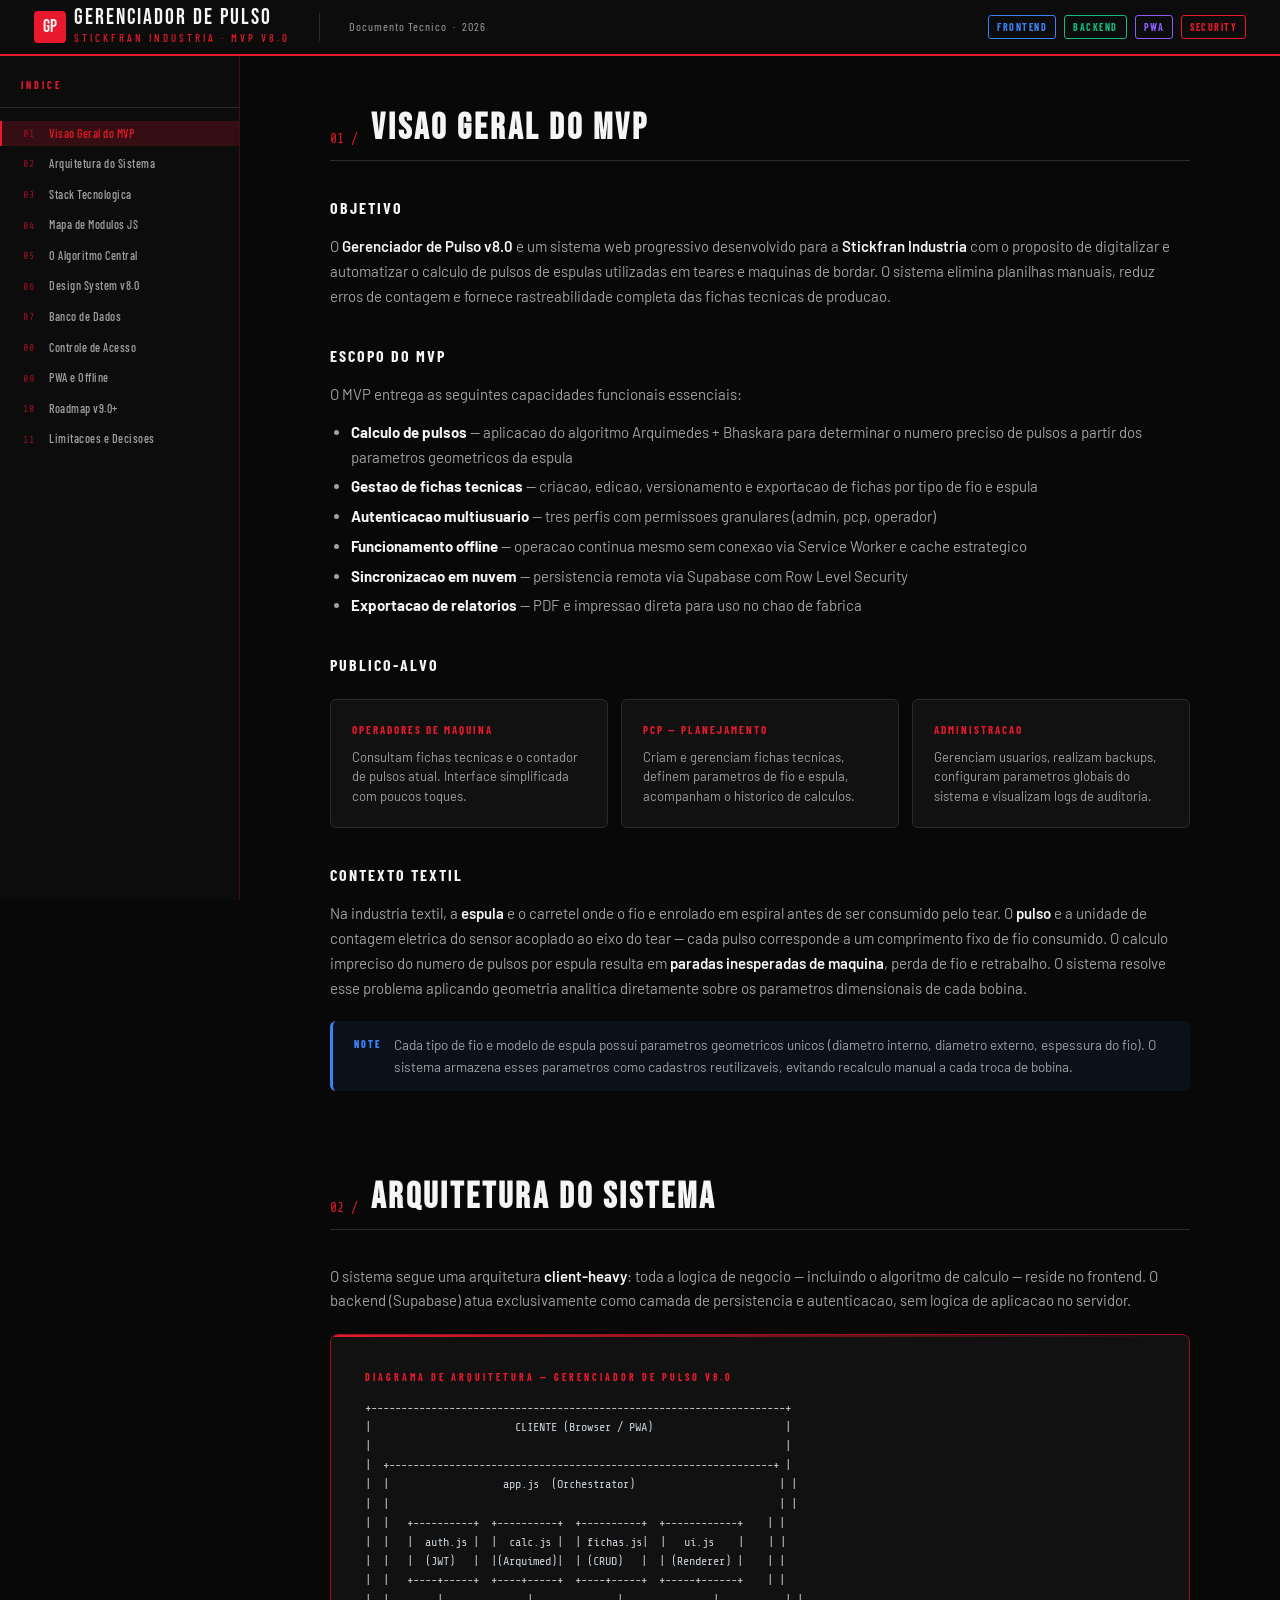
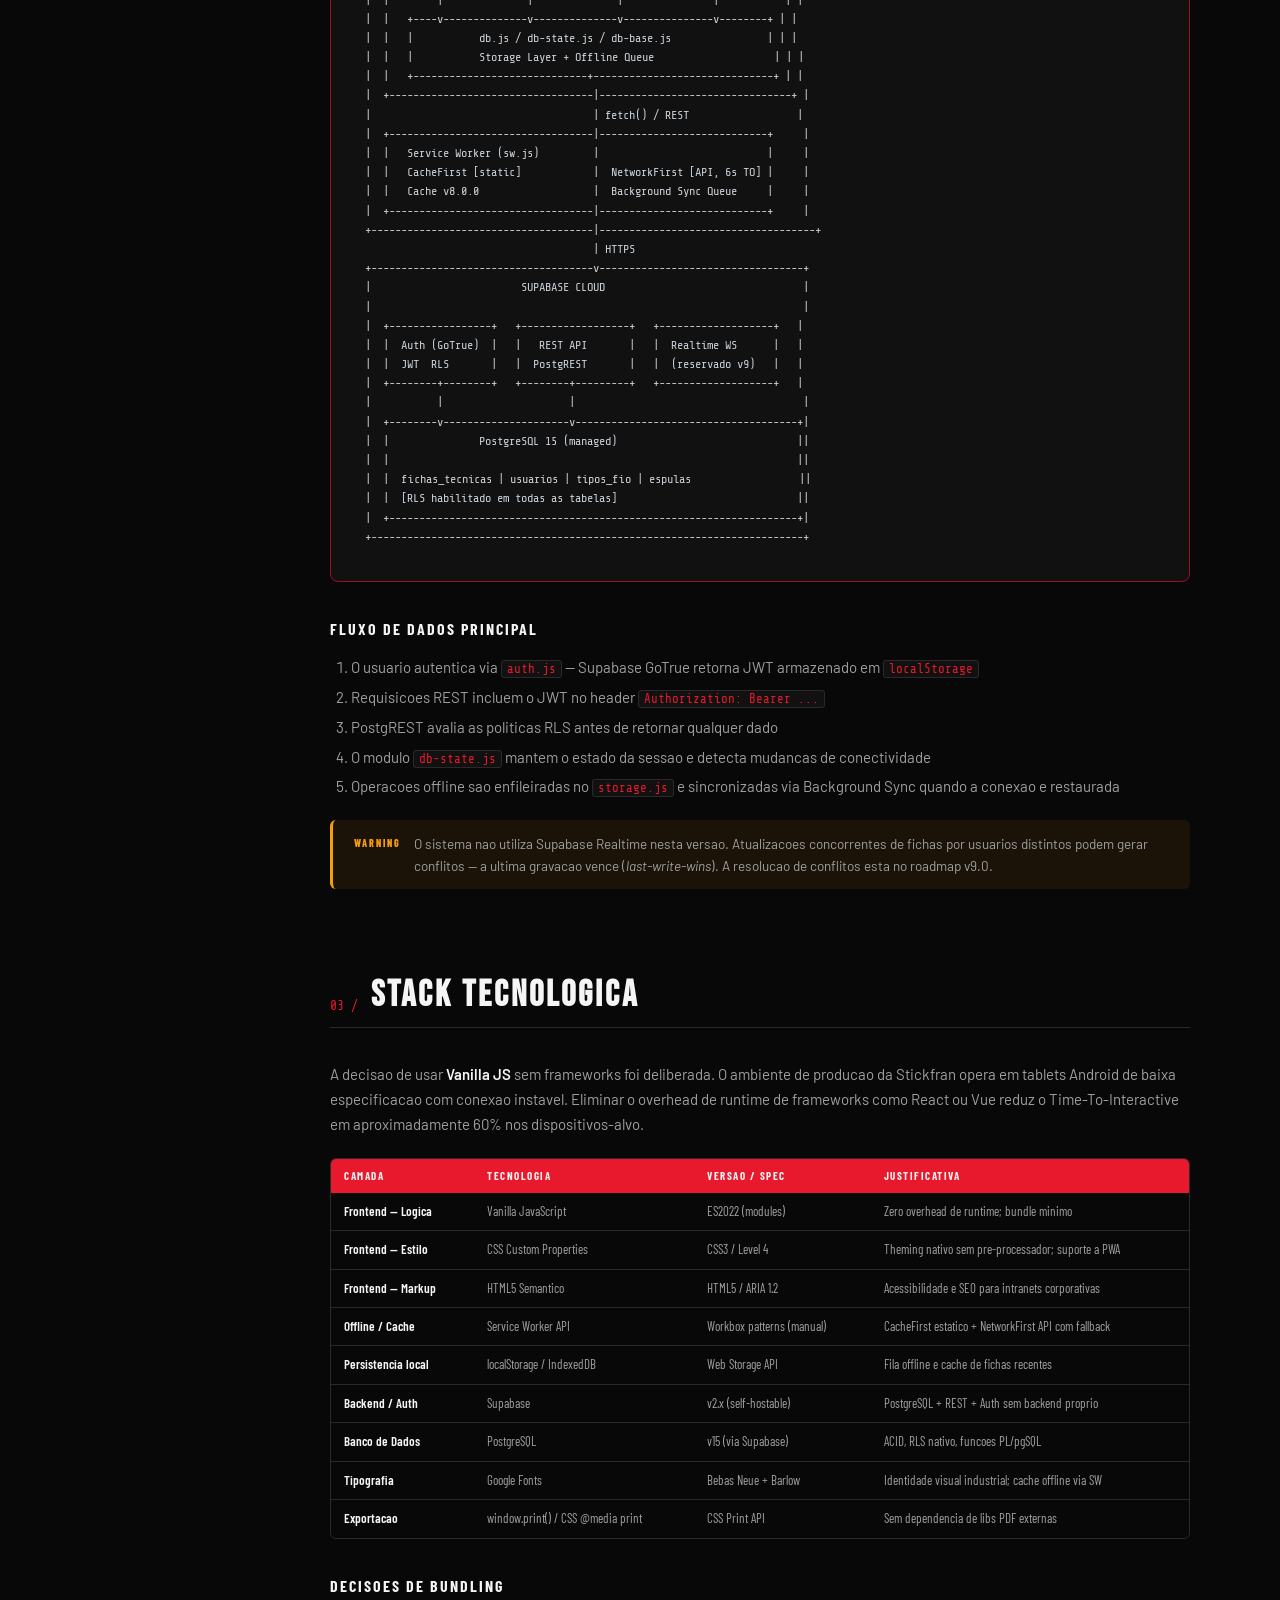
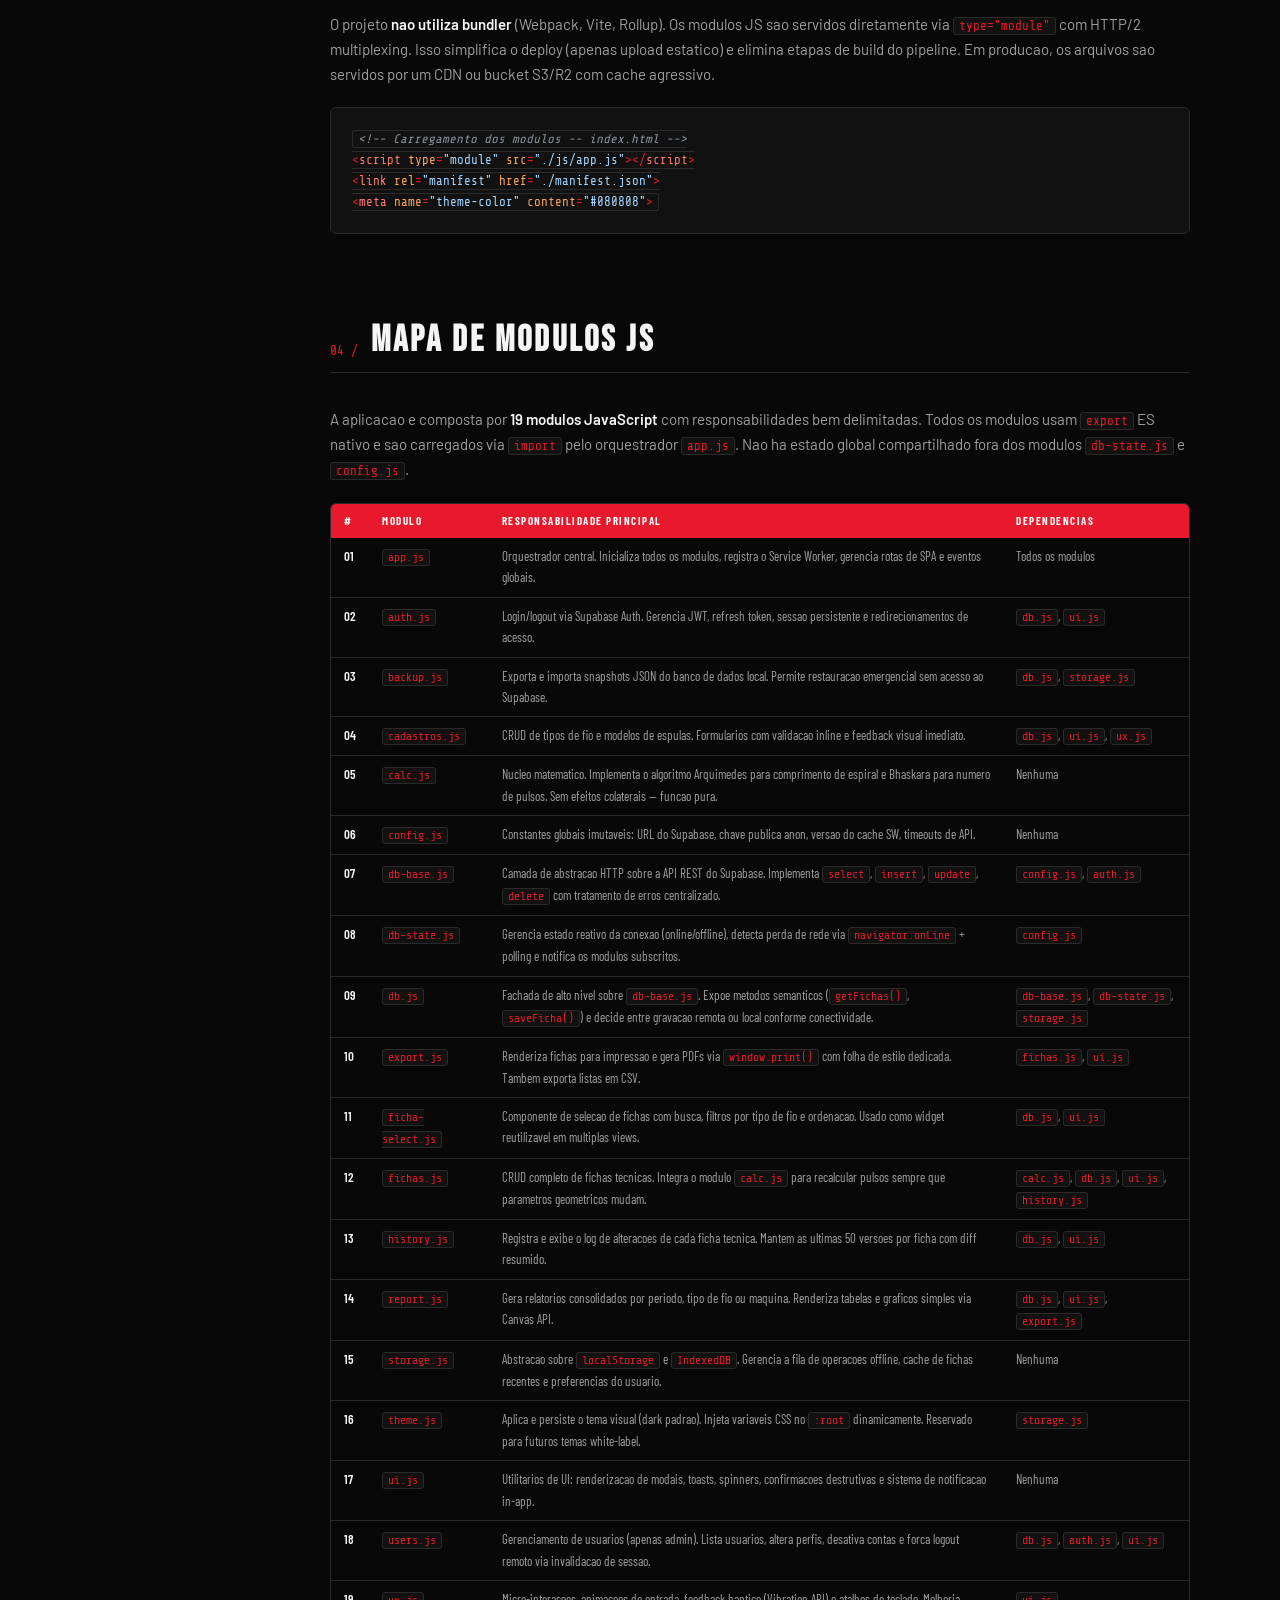
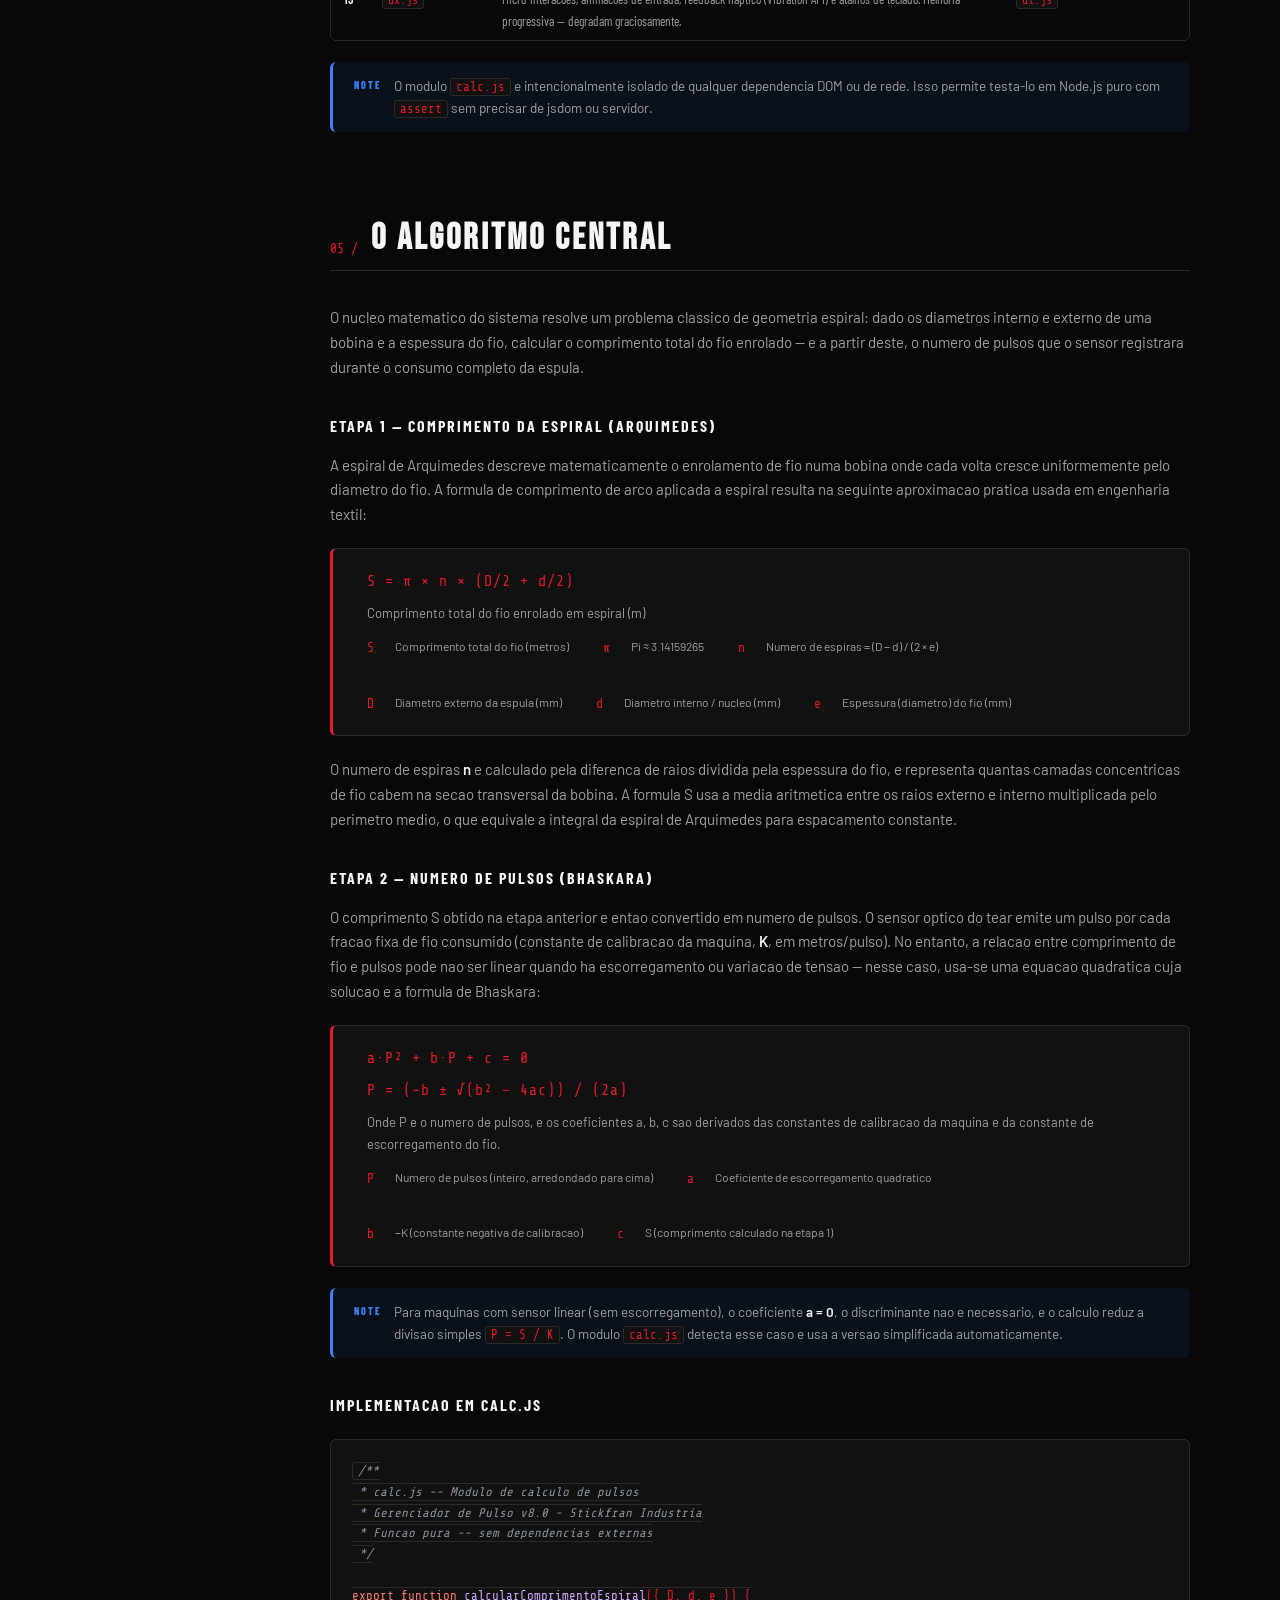
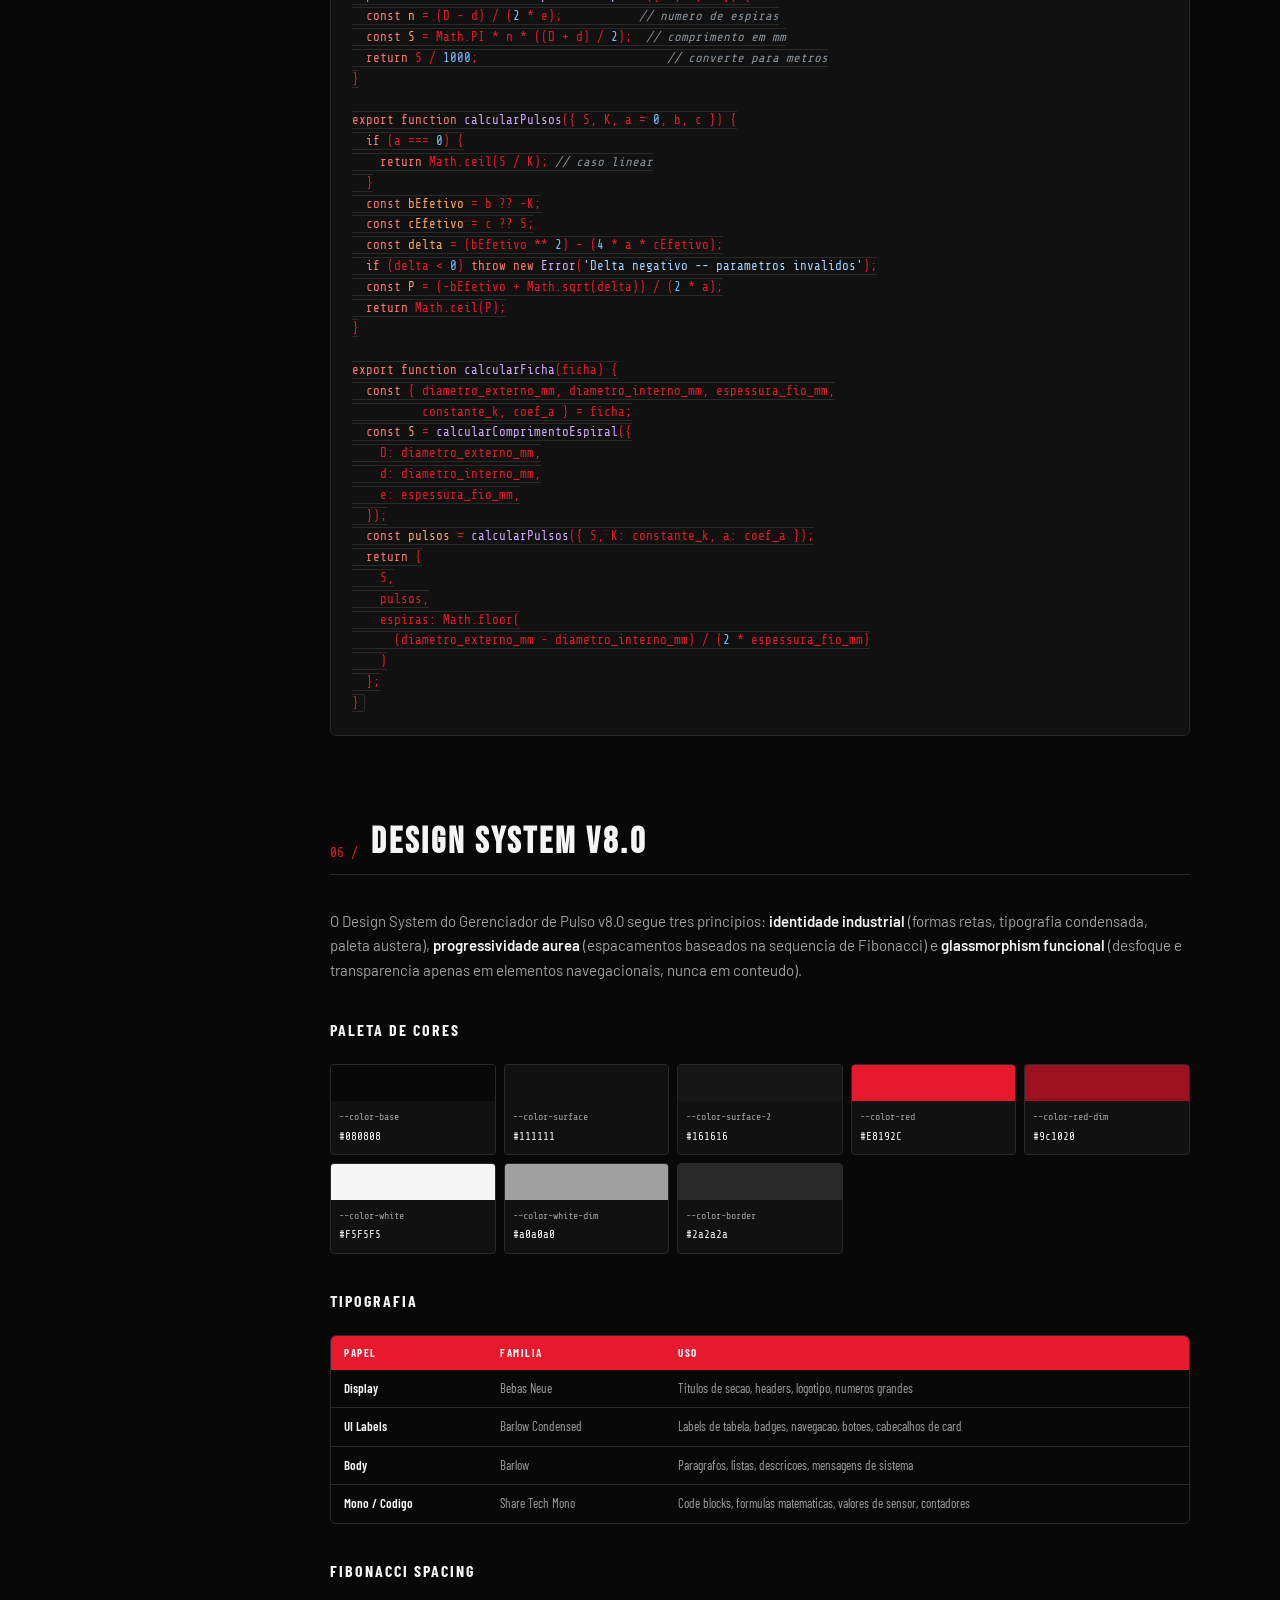
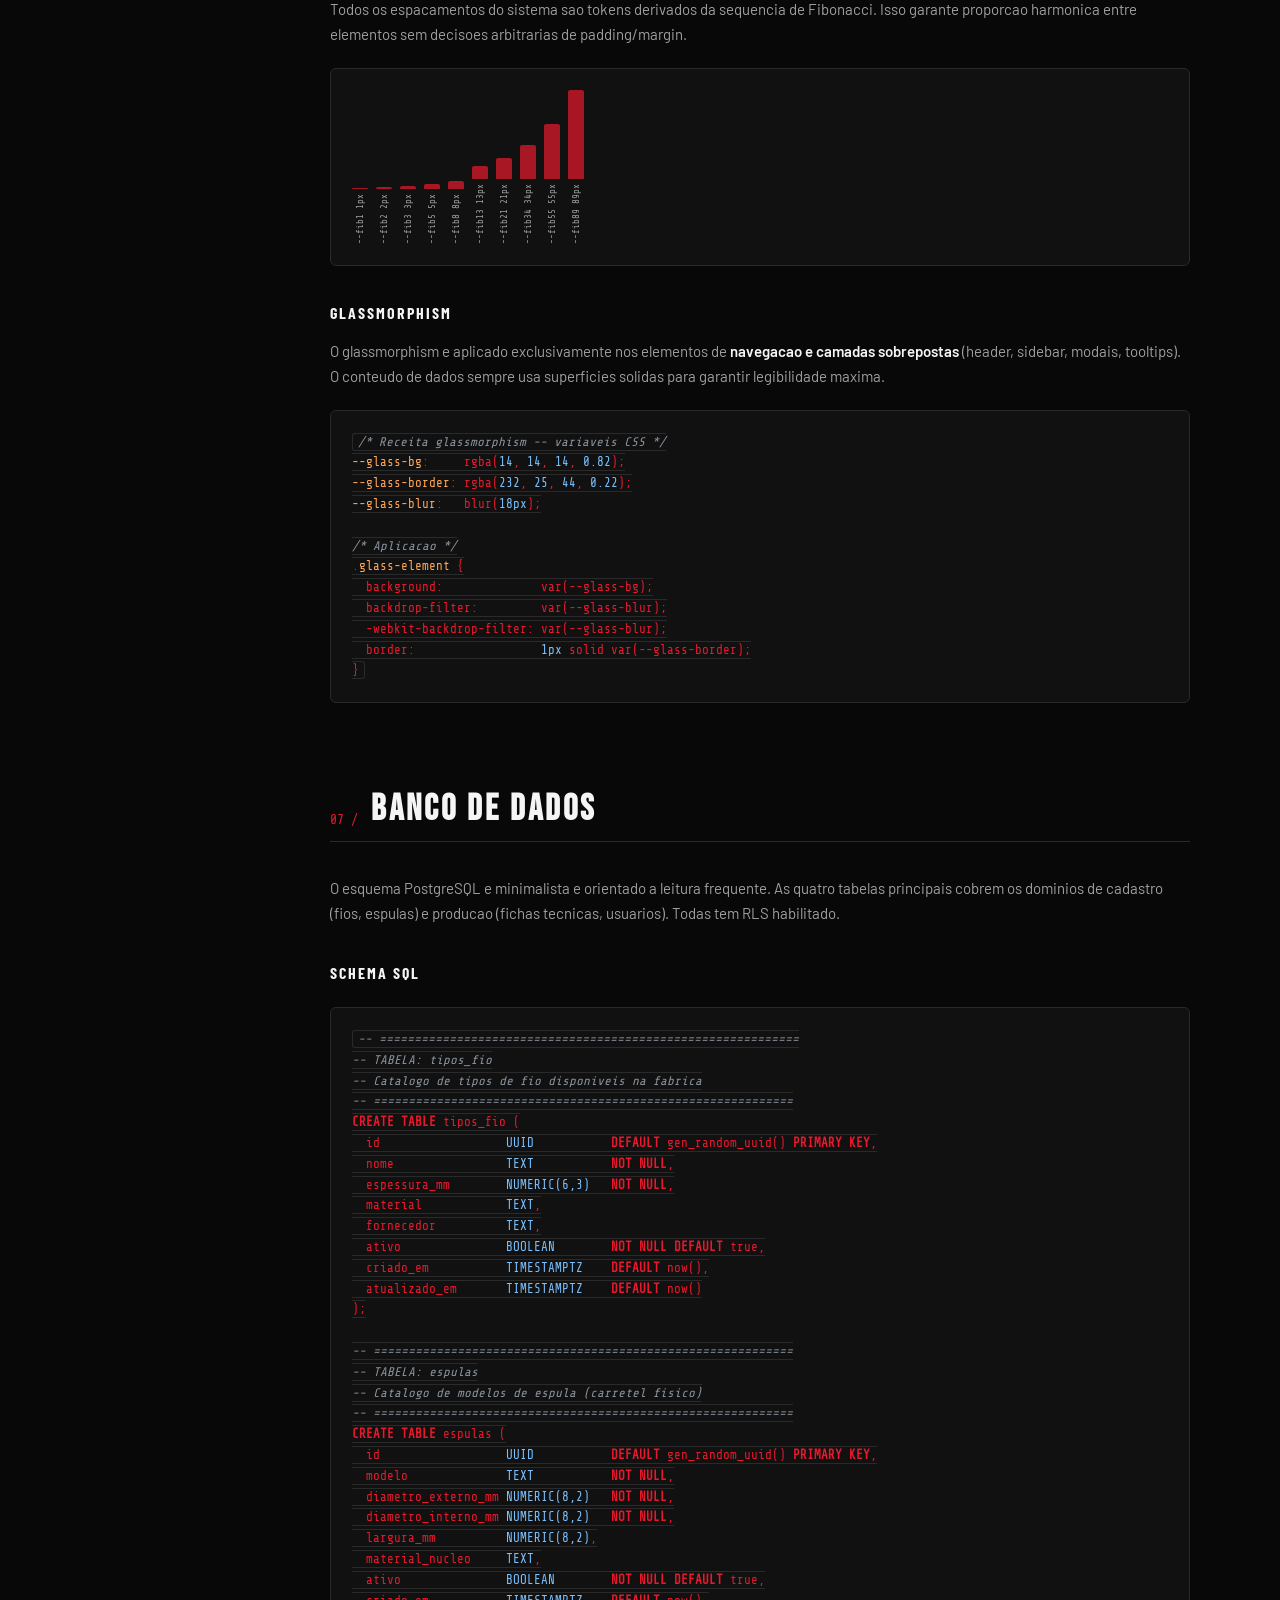
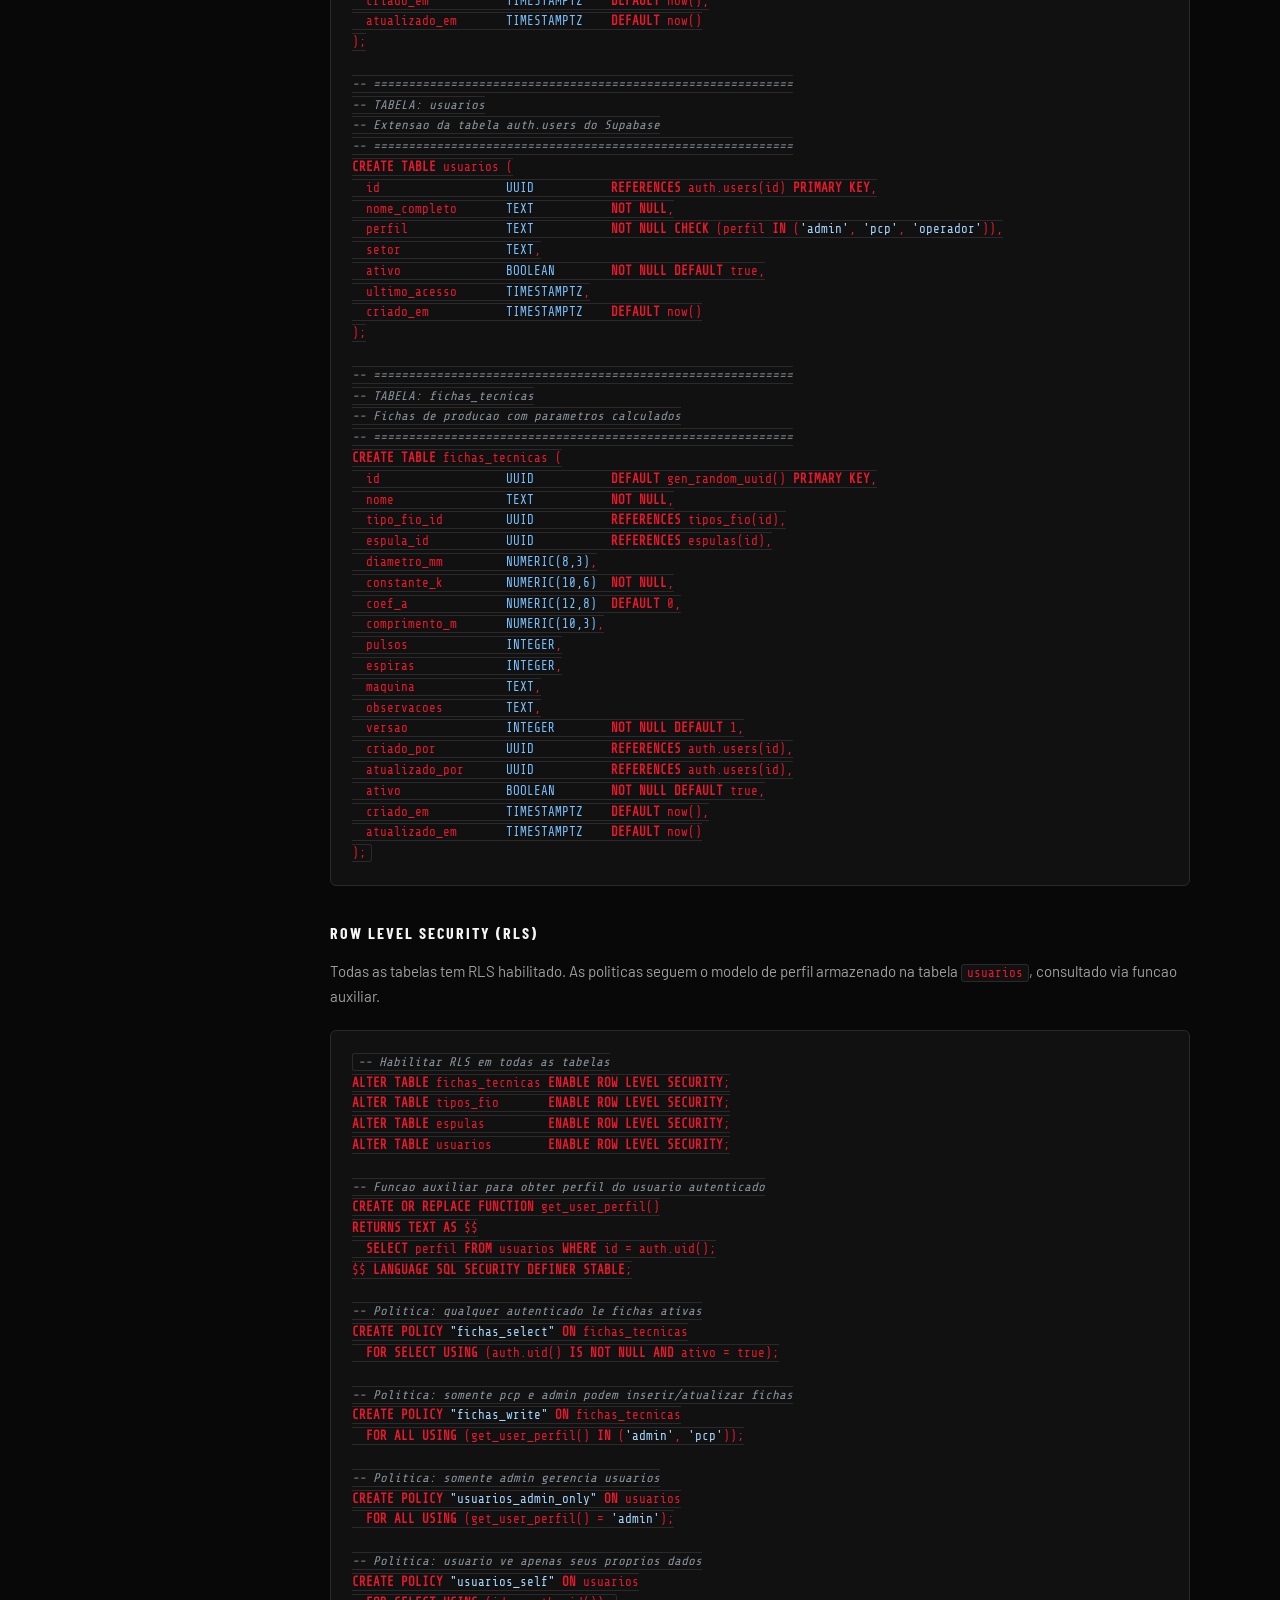
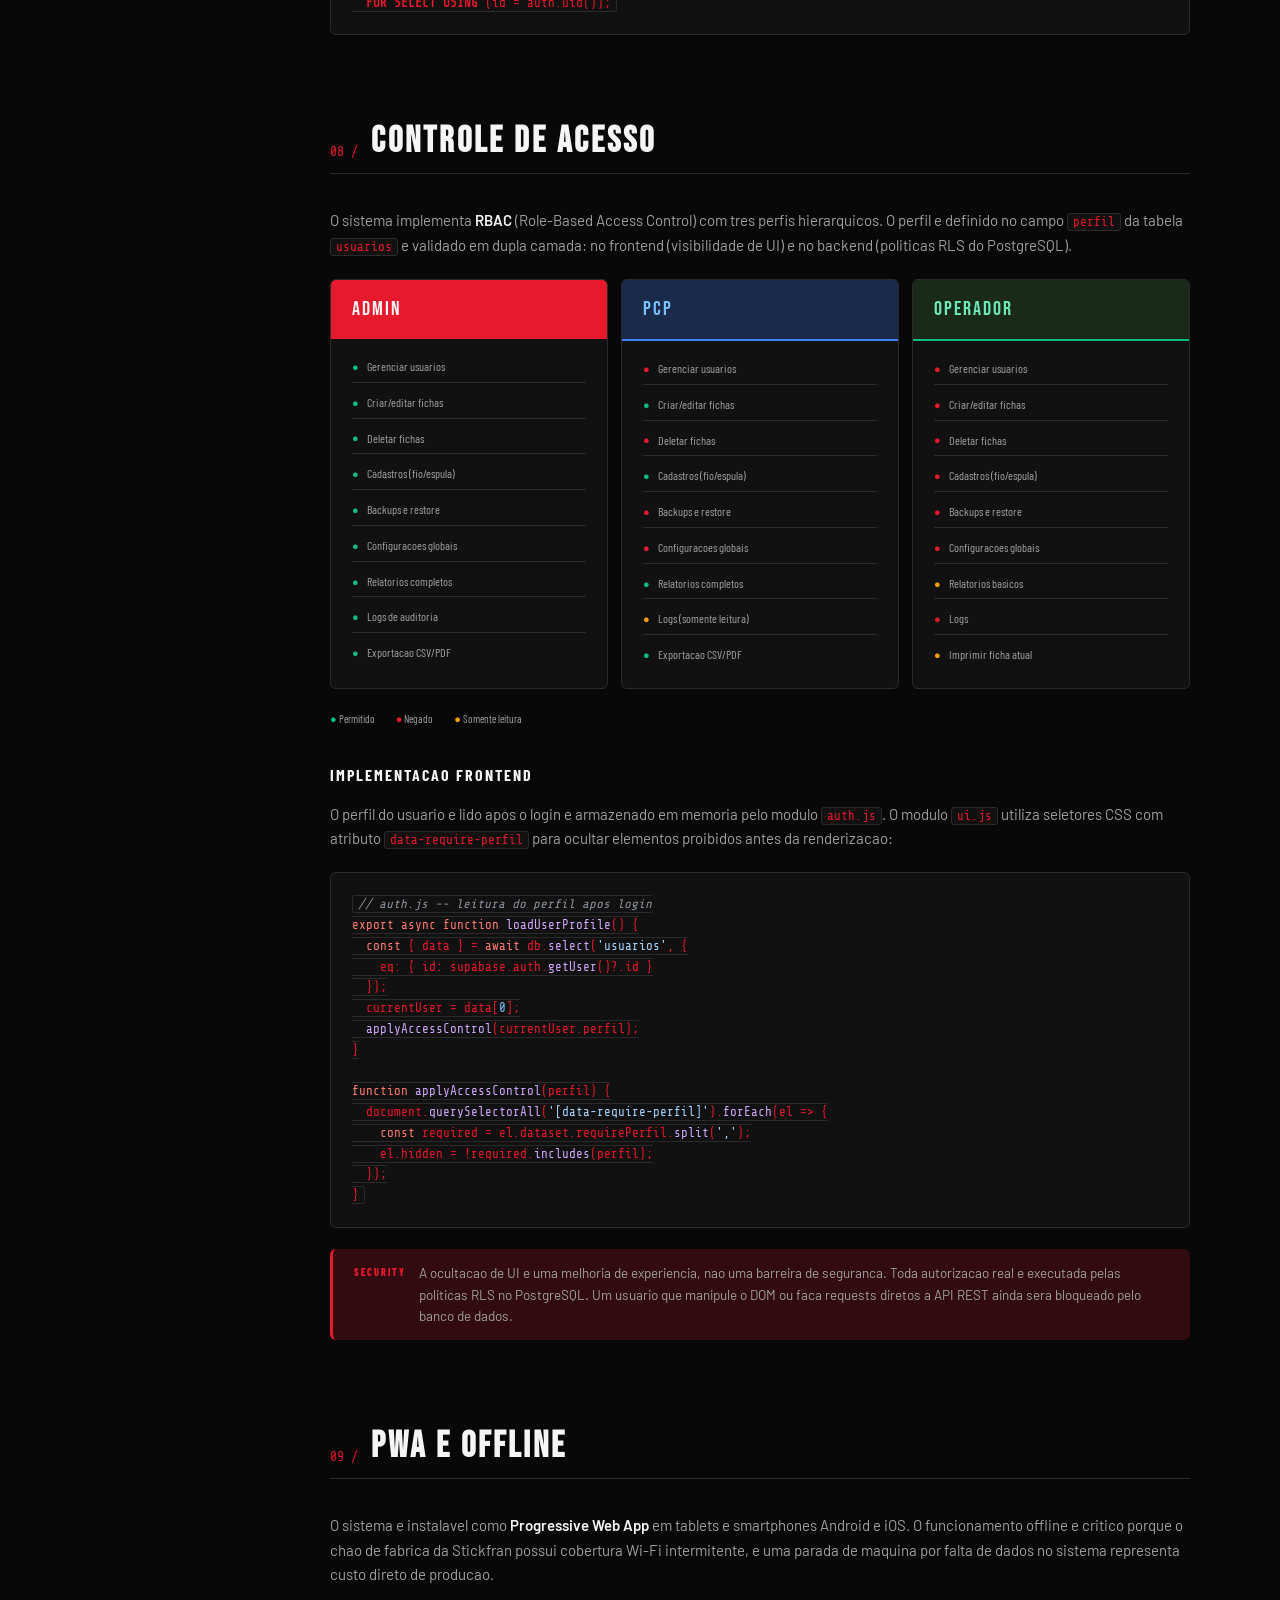
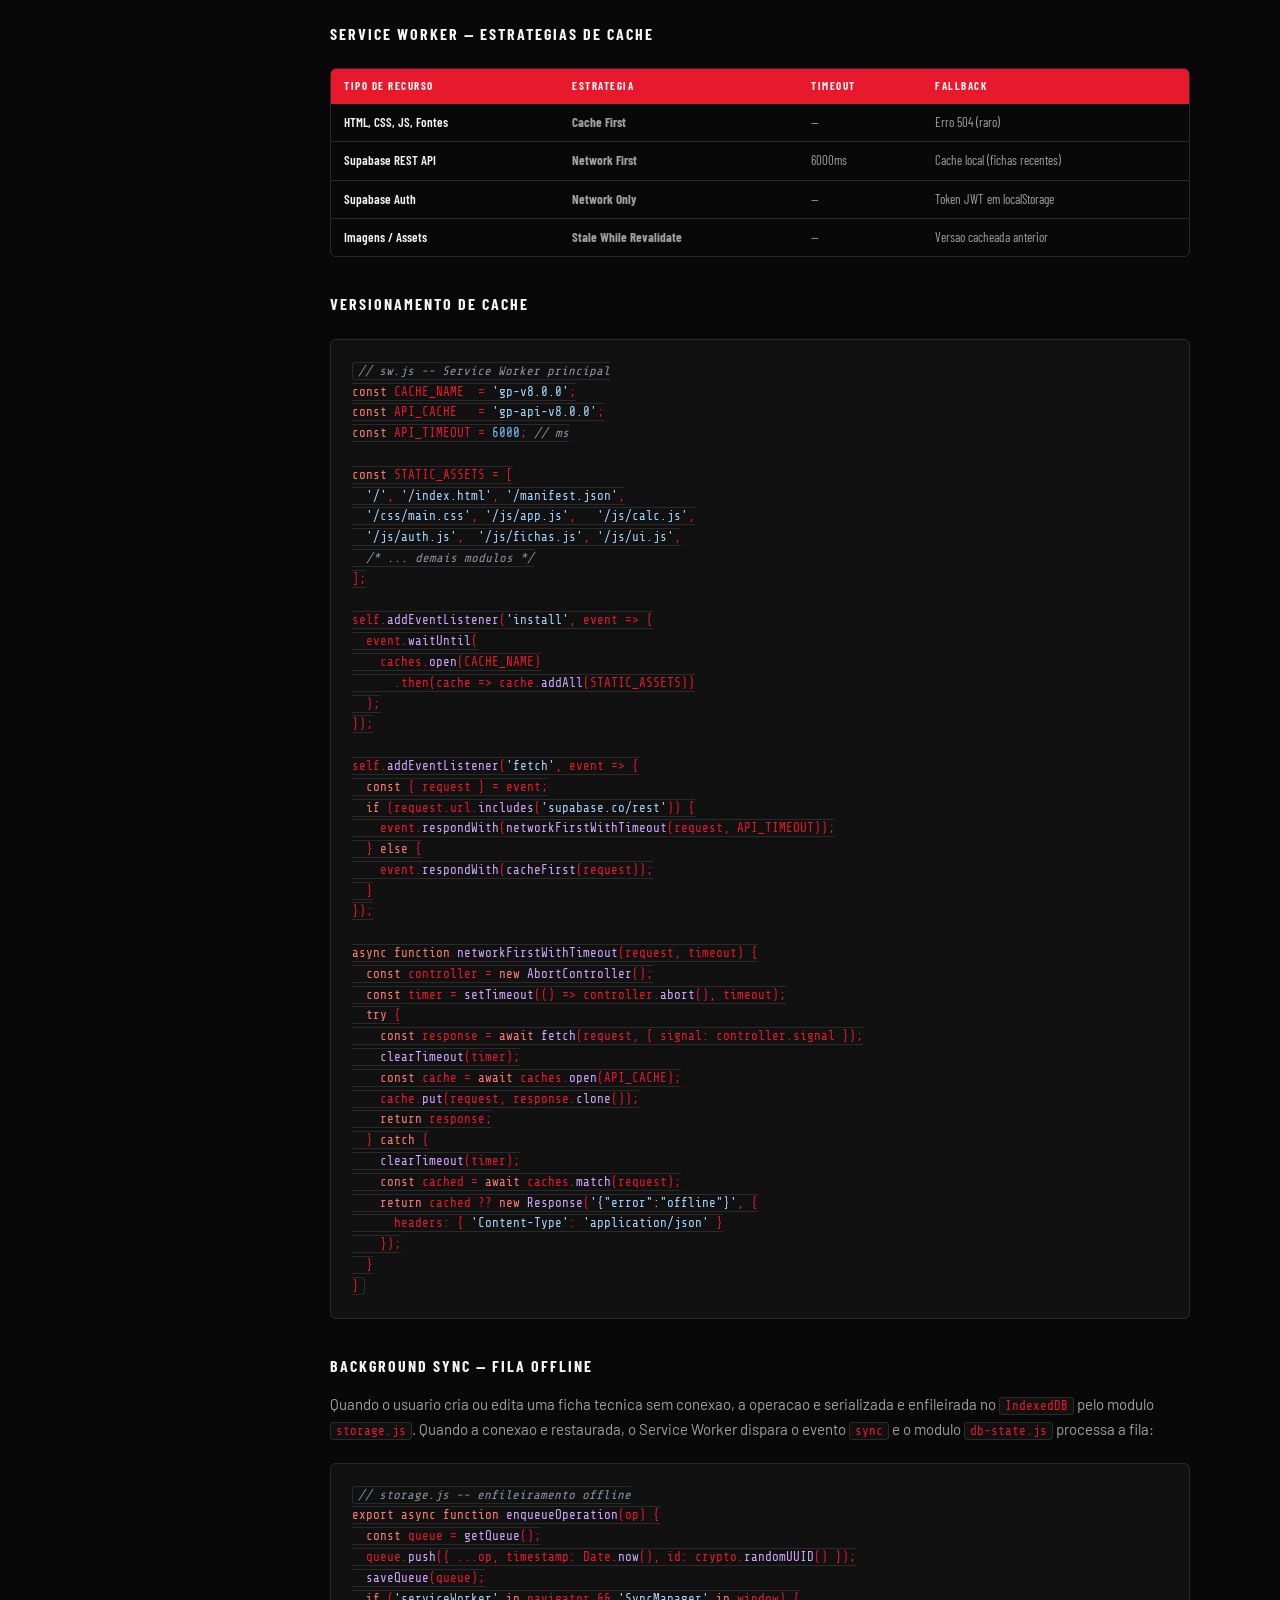
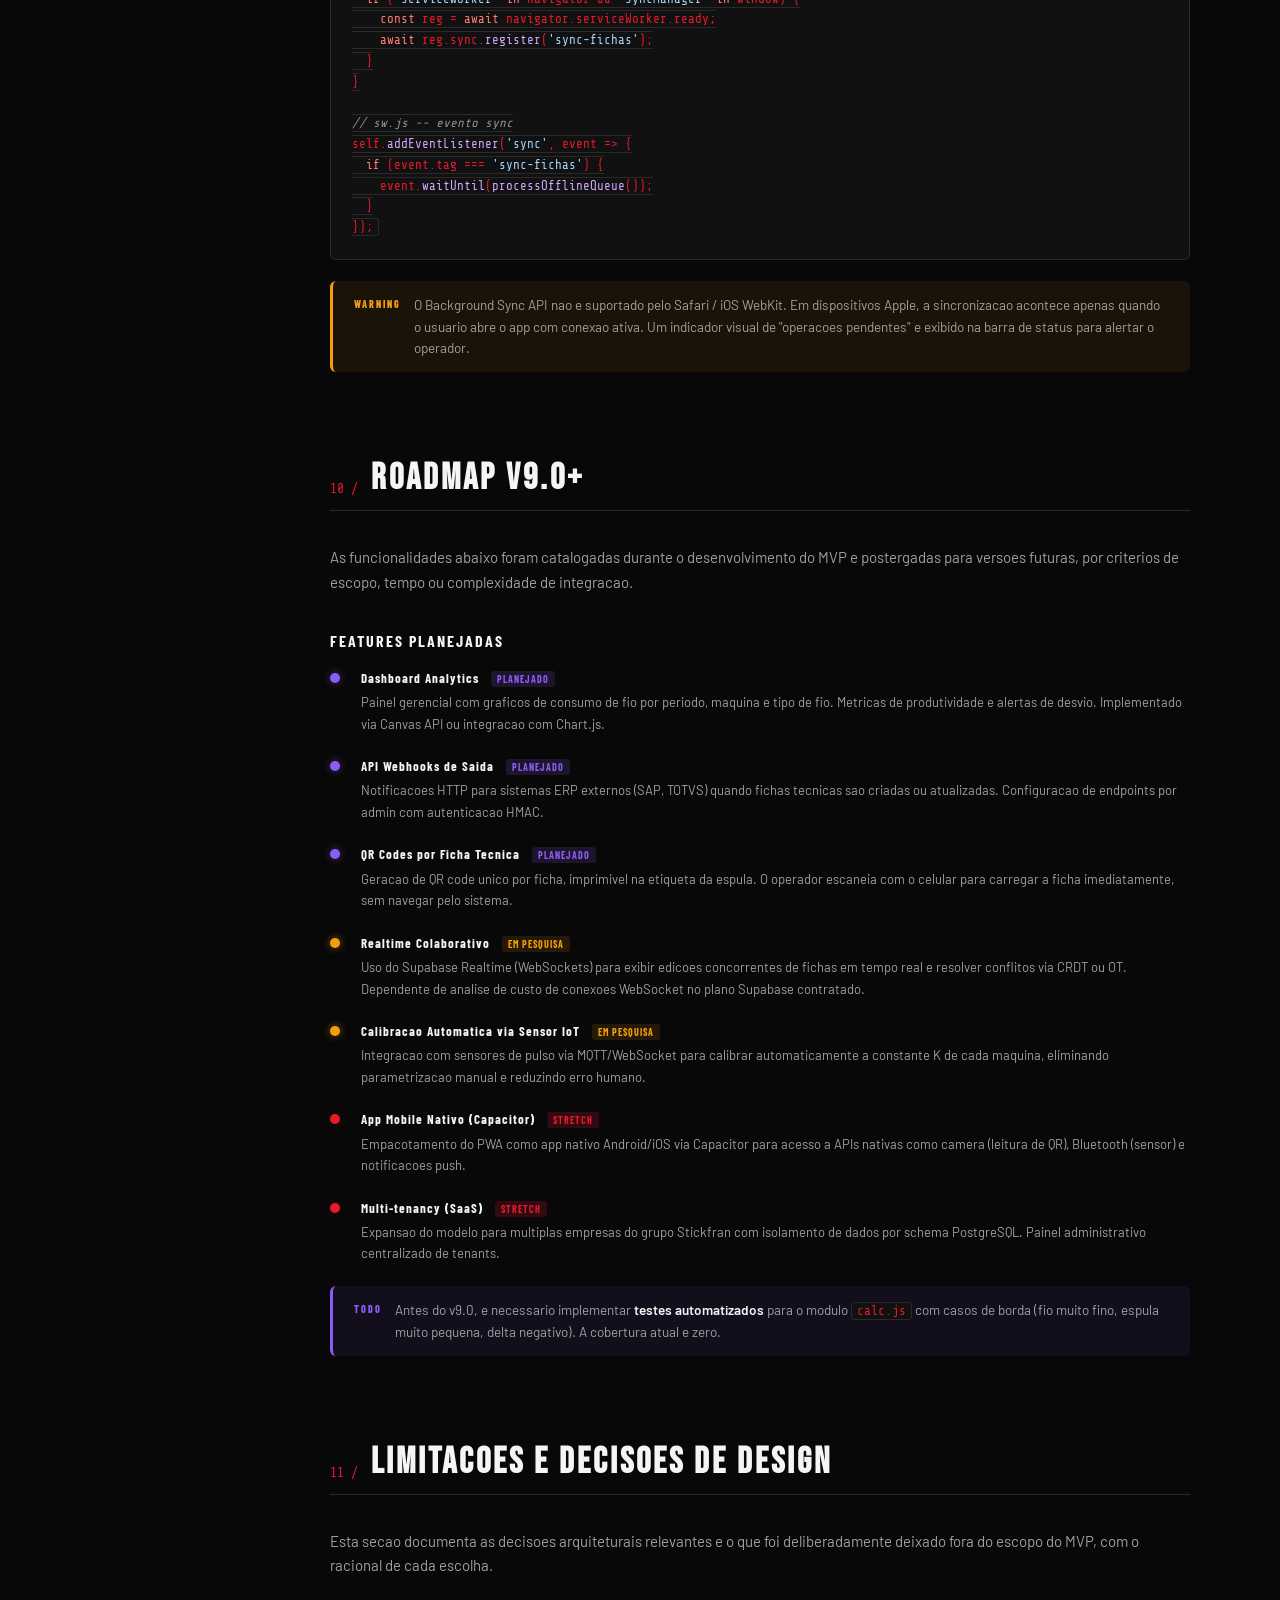
<file: docs/mvp.html>
<!DOCTYPE html>
<html lang="pt-BR">
<head>
  <meta charset="UTF-8" />
  <meta name="viewport" content="width=device-width, initial-scale=1.0" />
  <title>MVP — Gerenciador de Pulso v8.0 | Stickfran Indústria</title>
  <link rel="preconnect" href="https://fonts.googleapis.com" />
  <link rel="preconnect" href="https://fonts.gstatic.com" crossorigin />
  <link href="https://fonts.googleapis.com/css2?family=Bebas+Neue&family=Barlow+Condensed:wght@300;400;500;600;700&family=Barlow:ital,wght@0,300;0,400;0,500;0,600;1,400&family=Share+Tech+Mono&display=swap" rel="stylesheet" />
  <style>
    /* =====================================================
       DESIGN TOKENS — Fibonacci + Black/Red/White System
       ===================================================== */
    :root {
      /* Paleta */
      --color-base:        #080808;
      --color-surface:     #111111;
      --color-surface-2:   #161616;
      --color-surface-3:   #1e1e1e;
      --color-border:      #2a2a2a;
      --color-red:         #E8192C;
      --color-red-dim:     #9c1020;
      --color-red-glow:    rgba(232, 25, 44, 0.18);
      --color-white:       #F5F5F5;
      --color-white-dim:   #a0a0a0;
      --color-white-faint: #3a3a3a;

      /* Tipografia */
      --font-display: 'Bebas Neue', sans-serif;
      --font-ui:      'Barlow Condensed', sans-serif;
      --font-body:    'Barlow', sans-serif;
      --font-mono:    'Share Tech Mono', monospace;

      /* Fibonacci spacing */
      --fib1:  1px;
      --fib2:  2px;
      --fib3:  3px;
      --fib5:  5px;
      --fib8:  8px;
      --fib13: 13px;
      --fib21: 21px;
      --fib34: 34px;
      --fib55: 55px;
      --fib89: 89px;

      /* Layout */
      --sidebar-width:  240px;
      --header-height:  56px;
      --content-max:    860px;

      /* Glassmorphism */
      --glass-bg:     rgba(14, 14, 14, 0.82);
      --glass-border: rgba(232, 25, 44, 0.22);
      --glass-blur:   blur(18px);
    }

    /* =====================================================
       RESET & BASE
       ===================================================== */
    *, *::before, *::after { box-sizing: border-box; margin: 0; padding: 0; }

    html { scroll-behavior: smooth; scroll-padding-top: calc(var(--header-height) + var(--fib21)); }

    body {
      background: var(--color-base);
      color: var(--color-white);
      font-family: var(--font-body);
      font-size: 15px;
      line-height: 1.65;
      min-height: 100vh;
    }

    ::selection { background: var(--color-red); color: var(--color-white); }

    /* =====================================================
       HEADER FIXO
       ===================================================== */
    .site-header {
      position: fixed;
      top: 0; left: 0; right: 0;
      height: var(--header-height);
      z-index: 100;
      background: var(--glass-bg);
      backdrop-filter: var(--glass-blur);
      -webkit-backdrop-filter: var(--glass-blur);
      border-bottom: 2px solid var(--color-red);
      display: flex;
      align-items: center;
      gap: var(--fib21);
      padding: 0 var(--fib34);
    }

    .header-logo {
      display: flex;
      align-items: center;
      gap: var(--fib8);
    }

    .header-logo-mark {
      width: 32px;
      height: 32px;
      background: var(--color-red);
      border-radius: 4px;
      display: flex;
      align-items: center;
      justify-content: center;
      font-family: var(--font-display);
      font-size: 18px;
      color: var(--color-white);
      letter-spacing: 0;
      flex-shrink: 0;
    }

    .header-title {
      font-family: var(--font-display);
      font-size: 22px;
      letter-spacing: 2px;
      color: var(--color-white);
      line-height: 1;
    }

    .header-subtitle {
      font-family: var(--font-ui);
      font-size: 11px;
      font-weight: 500;
      letter-spacing: 3px;
      color: var(--color-red);
      text-transform: uppercase;
    }

    .header-divider {
      width: 1px;
      height: 28px;
      background: var(--color-border);
      margin: 0 var(--fib8);
    }

    .header-meta {
      font-family: var(--font-ui);
      font-size: 12px;
      font-weight: 400;
      color: var(--color-white-dim);
      letter-spacing: 1px;
    }

    .header-badges {
      margin-left: auto;
      display: flex;
      gap: var(--fib8);
    }

    .badge {
      font-family: var(--font-ui);
      font-size: 10px;
      font-weight: 700;
      letter-spacing: 1.5px;
      text-transform: uppercase;
      padding: 3px 8px;
      border-radius: 3px;
      border: 1px solid;
    }

    .badge-frontend { border-color: #3b82f6; color: #3b82f6; }
    .badge-backend  { border-color: #10b981; color: #10b981; }
    .badge-pwa      { border-color: #8b5cf6; color: #8b5cf6; }
    .badge-security { border-color: var(--color-red); color: var(--color-red); }

    /* =====================================================
       LAYOUT PRINCIPAL
       ===================================================== */
    .layout {
      display: flex;
      padding-top: var(--header-height);
      min-height: 100vh;
    }

    /* =====================================================
       SIDEBAR
       ===================================================== */
    .sidebar {
      position: fixed;
      top: var(--header-height);
      left: 0;
      bottom: 0;
      width: var(--sidebar-width);
      overflow-y: auto;
      background: var(--glass-bg);
      backdrop-filter: var(--glass-blur);
      -webkit-backdrop-filter: var(--glass-blur);
      border-right: 1px solid var(--glass-border);
      padding: var(--fib21) 0 var(--fib55) 0;
      z-index: 50;
      scrollbar-width: thin;
      scrollbar-color: var(--color-red-dim) transparent;
    }

    .sidebar::-webkit-scrollbar { width: 3px; }
    .sidebar::-webkit-scrollbar-track { background: transparent; }
    .sidebar::-webkit-scrollbar-thumb { background: var(--color-red-dim); border-radius: 2px; }

    .toc-label {
      font-family: var(--font-ui);
      font-size: 10px;
      font-weight: 700;
      letter-spacing: 3px;
      text-transform: uppercase;
      color: var(--color-red);
      padding: 0 var(--fib21) var(--fib13) var(--fib21);
      border-bottom: 1px solid var(--color-border);
      margin-bottom: var(--fib13);
    }

    .toc-list {
      list-style: none;
      padding: 0;
    }

    .toc-item a {
      display: flex;
      align-items: center;
      gap: var(--fib8);
      padding: var(--fib5) var(--fib21);
      font-family: var(--font-ui);
      font-size: 12px;
      font-weight: 500;
      letter-spacing: 0.5px;
      color: var(--color-white-dim);
      text-decoration: none;
      border-left: 2px solid transparent;
      transition: all 0.15s ease;
      line-height: 1.3;
    }

    .toc-item a:hover {
      color: var(--color-white);
      border-left-color: var(--color-border);
      background: rgba(255,255,255,0.03);
    }

    .toc-item a.active {
      color: var(--color-red);
      border-left-color: var(--color-red);
      background: var(--color-red-glow);
    }

    .toc-num {
      font-family: var(--font-mono);
      font-size: 10px;
      color: var(--color-red-dim);
      min-width: 18px;
      flex-shrink: 0;
    }

    /* =====================================================
       CONTEUDO PRINCIPAL
       ===================================================== */
    .main-content {
      margin-left: var(--sidebar-width);
      flex: 1;
      padding: var(--fib55) var(--fib55) var(--fib89) var(--fib55);
    }

    .doc-body {
      max-width: var(--content-max);
      margin: 0 auto;
    }

    /* =====================================================
       SECOES
       ===================================================== */
    .doc-section {
      margin-bottom: var(--fib89);
      scroll-margin-top: calc(var(--header-height) + var(--fib21));
    }

    .section-header {
      display: flex;
      align-items: flex-end;
      gap: var(--fib13);
      margin-bottom: var(--fib34);
      padding-bottom: var(--fib13);
      border-bottom: 1px solid var(--color-border);
    }

    .section-num {
      font-family: var(--font-mono);
      font-size: 13px;
      color: var(--color-red);
      line-height: 1;
      padding-bottom: 2px;
    }

    .section-title {
      font-family: var(--font-display);
      font-size: 36px;
      letter-spacing: 3px;
      color: var(--color-white);
      line-height: 1;
    }

    h3 {
      font-family: var(--font-ui);
      font-size: 16px;
      font-weight: 700;
      letter-spacing: 2px;
      text-transform: uppercase;
      color: var(--color-white);
      margin: var(--fib34) 0 var(--fib13) 0;
    }

    h4 {
      font-family: var(--font-ui);
      font-size: 13px;
      font-weight: 600;
      letter-spacing: 1.5px;
      text-transform: uppercase;
      color: var(--color-red);
      margin: var(--fib21) 0 var(--fib8) 0;
    }

    p {
      color: var(--color-white-dim);
      margin-bottom: var(--fib13);
    }

    p strong {
      color: var(--color-white);
      font-weight: 600;
    }

    a {
      color: var(--color-red);
      text-decoration: none;
    }

    a:hover {
      text-decoration: underline;
    }

    ul, ol {
      padding-left: var(--fib21);
      color: var(--color-white-dim);
      margin-bottom: var(--fib13);
    }

    li {
      margin-bottom: var(--fib5);
    }

    li strong {
      color: var(--color-white);
    }

    /* =====================================================
       CODE BLOCKS
       ===================================================== */
    pre {
      background: var(--color-surface);
      border: 1px solid var(--color-border);
      border-radius: 6px;
      padding: var(--fib21);
      overflow-x: auto;
      margin: var(--fib21) 0;
      font-family: var(--font-mono);
      font-size: 13px;
      line-height: 1.6;
      color: #c9d1d9;
      scrollbar-width: thin;
      scrollbar-color: var(--color-border) transparent;
    }

    pre .kw  { color: #ff7b72; }
    pre .fn  { color: #d2a8ff; }
    pre .str { color: #a5d6ff; }
    pre .num { color: #79c0ff; }
    pre .cmt { color: #8b949e; font-style: italic; }
    pre .var { color: #ffa657; }
    pre .op  { color: #ff7b72; }
    pre .type{ color: #79c0ff; }
    pre .sql-kw  { color: var(--color-red); font-weight: bold; }
    pre .sql-type{ color: #79c0ff; }
    pre .sql-cmt { color: #8b949e; font-style: italic; }

    code {
      font-family: var(--font-mono);
      font-size: 12.5px;
      background: var(--color-surface);
      border: 1px solid var(--color-border);
      border-radius: 3px;
      padding: 1px 5px;
      color: var(--color-red);
    }

    /* =====================================================
       DIAGRAMA ASCII
       ===================================================== */
    .diagram-block {
      background: var(--color-surface);
      border: 1px solid var(--color-red-dim);
      border-radius: 8px;
      padding: var(--fib34);
      margin: var(--fib21) 0;
      position: relative;
      overflow: hidden;
    }

    .diagram-block::before {
      content: '';
      position: absolute;
      top: 0; left: 0; right: 0;
      height: 2px;
      background: linear-gradient(90deg, var(--color-red), transparent);
    }

    .diagram-label {
      font-family: var(--font-ui);
      font-size: 10px;
      font-weight: 700;
      letter-spacing: 3px;
      text-transform: uppercase;
      color: var(--color-red);
      margin-bottom: var(--fib13);
    }

    .diagram-block pre {
      background: transparent;
      border: none;
      padding: 0;
      margin: 0;
      font-size: 12px;
      color: #c9d1d9;
    }

    /* =====================================================
       FORMULAS MATEMATICAS
       ===================================================== */
    .formula-block {
      background: var(--color-surface);
      border: 1px solid var(--color-border);
      border-left: 3px solid var(--color-red);
      border-radius: 6px;
      padding: var(--fib21) var(--fib34);
      margin: var(--fib21) 0;
    }

    .formula {
      font-family: var(--font-mono);
      font-size: 15px;
      color: var(--color-red);
      display: block;
      margin-bottom: var(--fib8);
      letter-spacing: 1px;
    }

    .formula-desc {
      font-family: var(--font-body);
      font-size: 13px;
      color: var(--color-white-dim);
      margin: 0;
    }

    .formula-var {
      display: flex;
      gap: var(--fib34);
      flex-wrap: wrap;
      margin-top: var(--fib13);
    }

    .formula-var-item {
      display: flex;
      align-items: flex-start;
      gap: var(--fib8);
    }

    .formula-var-item .sym {
      font-family: var(--font-mono);
      font-size: 13px;
      color: var(--color-red);
      min-width: 20px;
    }

    .formula-var-item .def {
      font-family: var(--font-body);
      font-size: 12px;
      color: var(--color-white-dim);
    }

    /* =====================================================
       TABELAS
       ===================================================== */
    .table-wrapper {
      overflow-x: auto;
      margin: var(--fib21) 0;
      border-radius: 6px;
      border: 1px solid var(--color-border);
    }

    table {
      width: 100%;
      border-collapse: collapse;
      font-family: var(--font-ui);
      font-size: 13px;
    }

    thead tr {
      background: var(--color-red);
    }

    thead th {
      padding: var(--fib8) var(--fib13);
      text-align: left;
      font-weight: 700;
      letter-spacing: 1.5px;
      text-transform: uppercase;
      font-size: 11px;
      color: var(--color-white);
      white-space: nowrap;
    }

    tbody tr {
      border-bottom: 1px solid var(--color-border);
      transition: background 0.1s;
    }

    tbody tr:hover {
      background: rgba(255,255,255,0.03);
    }

    tbody tr:last-child {
      border-bottom: none;
    }

    tbody td {
      padding: var(--fib8) var(--fib13);
      color: var(--color-white-dim);
      vertical-align: top;
    }

    tbody td:first-child {
      color: var(--color-white);
      font-weight: 600;
    }

    tbody td code {
      font-size: 11.5px;
    }

    /* =====================================================
       CALLOUTS
       ===================================================== */
    .callout {
      border-radius: 6px;
      padding: var(--fib13) var(--fib21);
      margin: var(--fib21) 0;
      border-left: 3px solid;
      display: flex;
      gap: var(--fib13);
    }

    .callout-icon {
      font-family: var(--font-ui);
      font-size: 10px;
      font-weight: 800;
      letter-spacing: 2px;
      text-transform: uppercase;
      padding-top: 2px;
      white-space: nowrap;
      flex-shrink: 0;
    }

    .callout-body {
      font-size: 13.5px;
      color: var(--color-white-dim);
      line-height: 1.6;
    }

    .callout-body p { margin: 0; }

    .callout-note {
      background: rgba(59, 130, 246, 0.08);
      border-color: #3b82f6;
    }
    .callout-note .callout-icon { color: #3b82f6; }

    .callout-warning {
      background: rgba(245, 158, 11, 0.08);
      border-color: #f59e0b;
    }
    .callout-warning .callout-icon { color: #f59e0b; }

    .callout-todo {
      background: rgba(139, 92, 246, 0.08);
      border-color: #8b5cf6;
    }
    .callout-todo .callout-icon { color: #8b5cf6; }

    .callout-danger {
      background: var(--color-red-glow);
      border-color: var(--color-red);
    }
    .callout-danger .callout-icon { color: var(--color-red); }

    /* =====================================================
       GRID DE CARDS
       ===================================================== */
    .card-grid {
      display: grid;
      grid-template-columns: repeat(auto-fill, minmax(240px, 1fr));
      gap: var(--fib13);
      margin: var(--fib21) 0;
    }

    .card {
      background: var(--color-surface);
      border: 1px solid var(--color-border);
      border-radius: 6px;
      padding: var(--fib21);
      transition: border-color 0.15s;
    }

    .card:hover {
      border-color: var(--color-red-dim);
    }

    .card-title {
      font-family: var(--font-ui);
      font-size: 11px;
      font-weight: 700;
      letter-spacing: 2px;
      text-transform: uppercase;
      color: var(--color-red);
      margin-bottom: var(--fib8);
    }

    .card-body {
      font-size: 13px;
      color: var(--color-white-dim);
      line-height: 1.5;
    }

    /* =====================================================
       PERFIS DE ACESSO
       ===================================================== */
    .access-grid {
      display: grid;
      grid-template-columns: repeat(3, 1fr);
      gap: var(--fib13);
      margin: var(--fib21) 0;
    }

    .access-card {
      background: var(--color-surface);
      border: 1px solid var(--color-border);
      border-radius: 6px;
      overflow: hidden;
    }

    .access-card-header {
      padding: var(--fib13) var(--fib21);
      font-family: var(--font-display);
      font-size: 20px;
      letter-spacing: 2px;
    }

    .access-card-header.admin    { background: var(--color-red); color: var(--color-white); }
    .access-card-header.pcp      { background: #1a2a4a; color: #79c0ff; border-bottom: 2px solid #3b82f6; }
    .access-card-header.operador { background: #1a2a1a; color: #6ee7b7; border-bottom: 2px solid #10b981; }

    .access-card-body {
      padding: var(--fib13) var(--fib21);
    }

    .access-list {
      list-style: none;
      padding: 0;
      margin: 0;
    }

    .access-list li {
      font-family: var(--font-ui);
      font-size: 12px;
      padding: var(--fib5) 0;
      border-bottom: 1px solid var(--color-border);
      display: flex;
      gap: var(--fib8);
      align-items: center;
      color: var(--color-white-dim);
    }

    .access-list li:last-child { border-bottom: none; }

    .perm-allow { color: #10b981; font-size: 11px; }
    .perm-deny  { color: var(--color-red); font-size: 11px; }
    .perm-read  { color: #f59e0b; font-size: 11px; }

    /* =====================================================
       ROADMAP
       ===================================================== */
    .roadmap-item {
      display: flex;
      gap: var(--fib21);
      margin-bottom: var(--fib21);
      align-items: flex-start;
    }

    .roadmap-dot {
      width: 10px;
      height: 10px;
      border-radius: 50%;
      flex-shrink: 0;
      margin-top: 5px;
    }

    .roadmap-dot.planned  { background: #8b5cf6; box-shadow: 0 0 8px rgba(139,92,246,0.5); }
    .roadmap-dot.research { background: #f59e0b; box-shadow: 0 0 8px rgba(245,158,11,0.5); }
    .roadmap-dot.stretch  { background: var(--color-red); box-shadow: 0 0 8px var(--color-red-glow); }

    .roadmap-content {
      flex: 1;
    }

    .roadmap-title {
      font-family: var(--font-ui);
      font-size: 13px;
      font-weight: 700;
      letter-spacing: 1px;
      color: var(--color-white);
      margin-bottom: var(--fib3);
    }

    .roadmap-desc {
      font-size: 13px;
      color: var(--color-white-dim);
      margin: 0;
    }

    .roadmap-tag {
      font-family: var(--font-ui);
      font-size: 10px;
      font-weight: 700;
      letter-spacing: 1px;
      text-transform: uppercase;
      padding: 2px 6px;
      border-radius: 3px;
      margin-left: var(--fib8);
    }

    .tag-planned  { background: rgba(139,92,246,0.15); color: #8b5cf6; }
    .tag-research { background: rgba(245,158,11,0.12); color: #f59e0b; }
    .tag-stretch  { background: var(--color-red-glow); color: var(--color-red); }

    /* =====================================================
       DESIGN TOKENS DISPLAY
       ===================================================== */
    .tokens-grid {
      display: grid;
      grid-template-columns: repeat(auto-fill, minmax(160px, 1fr));
      gap: var(--fib8);
      margin: var(--fib21) 0;
    }

    .token-swatch {
      background: var(--color-surface);
      border: 1px solid var(--color-border);
      border-radius: 4px;
      overflow: hidden;
    }

    .token-color {
      height: 36px;
    }

    .token-info {
      padding: var(--fib8);
    }

    .token-name {
      font-family: var(--font-mono);
      font-size: 10px;
      color: var(--color-white-dim);
      margin-bottom: 2px;
    }

    .token-value {
      font-family: var(--font-mono);
      font-size: 11px;
      color: var(--color-white);
    }

    /* =====================================================
       SPACING VIS
       ===================================================== */
    .spacing-vis {
      display: flex;
      align-items: flex-end;
      gap: var(--fib8);
      margin: var(--fib21) 0;
      padding: var(--fib21);
      background: var(--color-surface);
      border: 1px solid var(--color-border);
      border-radius: 6px;
      flex-wrap: wrap;
    }

    .sp-item {
      display: flex;
      flex-direction: column;
      align-items: center;
      gap: var(--fib5);
    }

    .sp-bar {
      background: var(--color-red);
      width: 16px;
      border-radius: 2px 2px 0 0;
      opacity: 0.7;
    }

    .sp-label {
      font-family: var(--font-mono);
      font-size: 9px;
      color: var(--color-white-dim);
      writing-mode: vertical-rl;
      text-orientation: mixed;
      transform: rotate(180deg);
    }

    /* =====================================================
       FOOTER
       ===================================================== */
    .doc-footer {
      margin-top: var(--fib89);
      padding-top: var(--fib34);
      border-top: 1px solid var(--color-border);
      display: flex;
      justify-content: space-between;
      align-items: center;
      flex-wrap: wrap;
      gap: var(--fib13);
    }

    .doc-footer-brand {
      font-family: var(--font-display);
      font-size: 18px;
      letter-spacing: 2px;
      color: var(--color-white-dim);
    }

    .doc-footer-brand span {
      color: var(--color-red);
    }

    .doc-footer-meta {
      font-family: var(--font-ui);
      font-size: 11px;
      letter-spacing: 1px;
      color: var(--color-white-faint);
    }

    /* =====================================================
       RESPONSIVE
       ===================================================== */
    @media (max-width: 900px) {
      .sidebar { display: none; }
      .main-content { margin-left: 0; padding: var(--fib34) var(--fib21) var(--fib89); }
      .access-grid { grid-template-columns: 1fr; }
      .header-badges { display: none; }
    }

    @media (max-width: 600px) {
      .header-title { font-size: 16px; }
      .section-title { font-size: 26px; }
      .formula-var { flex-direction: column; gap: var(--fib8); }
    }
  </style>
</head>
<body>

  <!-- =====================================================
       HEADER
       ===================================================== -->
  <header class="site-header">
    <div class="header-logo">
      <div class="header-logo-mark">GP</div>
      <div>
        <div class="header-title">GERENCIADOR DE PULSO</div>
        <div class="header-subtitle">Stickfran Industria &middot; MVP v8.0</div>
      </div>
    </div>
    <div class="header-divider"></div>
    <div class="header-meta">Documento Tecnico &nbsp;&middot;&nbsp; 2026</div>
    <div class="header-badges">
      <span class="badge badge-frontend">Frontend</span>
      <span class="badge badge-backend">Backend</span>
      <span class="badge badge-pwa">PWA</span>
      <span class="badge badge-security">Security</span>
    </div>
  </header>

  <!-- =====================================================
       LAYOUT
       ===================================================== -->
  <div class="layout">

    <!-- SIDEBAR -->
    <nav class="sidebar" aria-label="Indice do documento">
      <div class="toc-label">Indice</div>
      <ul class="toc-list">
        <li class="toc-item"><a href="#s01" data-section="s01"><span class="toc-num">01</span>Visao Geral do MVP</a></li>
        <li class="toc-item"><a href="#s02" data-section="s02"><span class="toc-num">02</span>Arquitetura do Sistema</a></li>
        <li class="toc-item"><a href="#s03" data-section="s03"><span class="toc-num">03</span>Stack Tecnologica</a></li>
        <li class="toc-item"><a href="#s04" data-section="s04"><span class="toc-num">04</span>Mapa de Modulos JS</a></li>
        <li class="toc-item"><a href="#s05" data-section="s05"><span class="toc-num">05</span>O Algoritmo Central</a></li>
        <li class="toc-item"><a href="#s06" data-section="s06"><span class="toc-num">06</span>Design System v8.0</a></li>
        <li class="toc-item"><a href="#s07" data-section="s07"><span class="toc-num">07</span>Banco de Dados</a></li>
        <li class="toc-item"><a href="#s08" data-section="s08"><span class="toc-num">08</span>Controle de Acesso</a></li>
        <li class="toc-item"><a href="#s09" data-section="s09"><span class="toc-num">09</span>PWA e Offline</a></li>
        <li class="toc-item"><a href="#s10" data-section="s10"><span class="toc-num">10</span>Roadmap v9.0+</a></li>
        <li class="toc-item"><a href="#s11" data-section="s11"><span class="toc-num">11</span>Limitacoes e Decisoes</a></li>
      </ul>
    </nav>

    <!-- CONTEUDO PRINCIPAL -->
    <main class="main-content">
      <div class="doc-body">

        <!-- =====================================================
             SECAO 01 — VISAO GERAL
             ===================================================== -->
        <section class="doc-section" id="s01">
          <div class="section-header">
            <span class="section-num">01 /</span>
            <h2 class="section-title">VISAO GERAL DO MVP</h2>
          </div>

          <h3>Objetivo</h3>
          <p>O <strong>Gerenciador de Pulso v8.0</strong> e um sistema web progressivo desenvolvido para a <strong>Stickfran Industria</strong> com o proposito de digitalizar e automatizar o calculo de pulsos de espulas utilizadas em teares e maquinas de bordar. O sistema elimina planilhas manuais, reduz erros de contagem e fornece rastreabilidade completa das fichas tecnicas de producao.</p>

          <h3>Escopo do MVP</h3>
          <p>O MVP entrega as seguintes capacidades funcionais essenciais:</p>
          <ul>
            <li><strong>Calculo de pulsos</strong> &mdash; aplicacao do algoritmo Arquimedes + Bhaskara para determinar o numero preciso de pulsos a partir dos parametros geometricos da espula</li>
            <li><strong>Gestao de fichas tecnicas</strong> &mdash; criacao, edicao, versionamento e exportacao de fichas por tipo de fio e espula</li>
            <li><strong>Autenticacao multiusuario</strong> &mdash; tres perfis com permissoes granulares (admin, pcp, operador)</li>
            <li><strong>Funcionamento offline</strong> &mdash; operacao continua mesmo sem conexao via Service Worker e cache estrategico</li>
            <li><strong>Sincronizacao em nuvem</strong> &mdash; persistencia remota via Supabase com Row Level Security</li>
            <li><strong>Exportacao de relatorios</strong> &mdash; PDF e impressao direta para uso no chao de fabrica</li>
          </ul>

          <h3>Publico-Alvo</h3>
          <div class="card-grid">
            <div class="card">
              <div class="card-title">Operadores de Maquina</div>
              <div class="card-body">Consultam fichas tecnicas e o contador de pulsos atual. Interface simplificada com poucos toques.</div>
            </div>
            <div class="card">
              <div class="card-title">PCP &mdash; Planejamento</div>
              <div class="card-body">Criam e gerenciam fichas tecnicas, definem parametros de fio e espula, acompanham o historico de calculos.</div>
            </div>
            <div class="card">
              <div class="card-title">Administracao</div>
              <div class="card-body">Gerenciam usuarios, realizam backups, configuram parametros globais do sistema e visualizam logs de auditoria.</div>
            </div>
          </div>

          <h3>Contexto Textil</h3>
          <p>Na industria textil, a <strong>espula</strong> e o carretel onde o fio e enrolado em espiral antes de ser consumido pelo tear. O <strong>pulso</strong> e a unidade de contagem eletrica do sensor acoplado ao eixo do tear &mdash; cada pulso corresponde a um comprimento fixo de fio consumido. O calculo impreciso do numero de pulsos por espula resulta em <strong>paradas inesperadas de maquina</strong>, perda de fio e retrabalho. O sistema resolve esse problema aplicando geometria analitica diretamente sobre os parametros dimensionais de cada bobina.</p>

          <div class="callout callout-note">
            <span class="callout-icon">NOTE</span>
            <div class="callout-body"><p>Cada tipo de fio e modelo de espula possui parametros geometricos unicos (diametro interno, diametro externo, espessura do fio). O sistema armazena esses parametros como cadastros reutilizaveis, evitando recalculo manual a cada troca de bobina.</p></div>
          </div>
        </section>

        <!-- =====================================================
             SECAO 02 — ARQUITETURA
             ===================================================== -->
        <section class="doc-section" id="s02">
          <div class="section-header">
            <span class="section-num">02 /</span>
            <h2 class="section-title">ARQUITETURA DO SISTEMA</h2>
          </div>

          <p>O sistema segue uma arquitetura <strong>client-heavy</strong>: toda a logica de negocio &mdash; incluindo o algoritmo de calculo &mdash; reside no frontend. O backend (Supabase) atua exclusivamente como camada de persistencia e autenticacao, sem logica de aplicacao no servidor.</p>

          <div class="diagram-block">
            <div class="diagram-label">Diagrama de Arquitetura &mdash; Gerenciador de Pulso v8.0</div>
<pre>
+---------------------------------------------------------------------+
|                        CLIENTE (Browser / PWA)                      |
|                                                                     |
|  +----------------------------------------------------------------+ |
|  |                   app.js  (Orchestrator)                        | |
|  |                                                                 | |
|  |   +----------+  +----------+  +----------+  +------------+    | |
|  |   |  auth.js |  |  calc.js |  | fichas.js|  |   ui.js    |    | |
|  |   |  (JWT)   |  |(Arquimed)|  | (CRUD)   |  | (Renderer) |    | |
|  |   +----+-----+  +----+-----+  +----+-----+  +-----+------+    | |
|  |        |              |              |               |           | |
|  |   +----v--------------v--------------v---------------v--------+ | |
|  |   |           db.js / db-state.js / db-base.js                | | |
|  |   |           Storage Layer + Offline Queue                    | | |
|  |   +-----------------------------+------------------------------+ | |
|  +----------------------------------|--------------------------------+ |
|                                     | fetch() / REST                  |
|  +----------------------------------|----------------------------+     |
|  |   Service Worker (sw.js)         |                            |     |
|  |   CacheFirst [static]            |  NetworkFirst [API, 6s TO] |     |
|  |   Cache v8.0.0                   |  Background Sync Queue     |     |
|  +----------------------------------|----------------------------+     |
+-------------------------------------|------------------------------------+
                                      | HTTPS
+-------------------------------------v----------------------------------+
|                         SUPABASE CLOUD                                 |
|                                                                        |
|  +-----------------+   +------------------+   +-------------------+   |
|  |  Auth (GoTrue)  |   |   REST API       |   |  Realtime WS      |   |
|  |  JWT  RLS       |   |  PostgREST       |   |  (reservado v9)   |   |
|  +--------+--------+   +--------+---------+   +-------------------+   |
|           |                     |                                      |
|  +--------v---------------------v-------------------------------------+|
|  |               PostgreSQL 15 (managed)                              ||
|  |                                                                    ||
|  |  fichas_tecnicas | usuarios | tipos_fio | espulas                  ||
|  |  [RLS habilitado em todas as tabelas]                              ||
|  +--------------------------------------------------------------------+|
+------------------------------------------------------------------------+
</pre>
          </div>

          <h3>Fluxo de Dados Principal</h3>
          <ol>
            <li>O usuario autentica via <code>auth.js</code> &mdash; Supabase GoTrue retorna JWT armazenado em <code>localStorage</code></li>
            <li>Requisicoes REST incluem o JWT no header <code>Authorization: Bearer ...</code></li>
            <li>PostgREST avalia as politicas RLS antes de retornar qualquer dado</li>
            <li>O modulo <code>db-state.js</code> mantem o estado da sessao e detecta mudancas de conectividade</li>
            <li>Operacoes offline sao enfileiradas no <code>storage.js</code> e sincronizadas via Background Sync quando a conexao e restaurada</li>
          </ol>

          <div class="callout callout-warning">
            <span class="callout-icon">WARNING</span>
            <div class="callout-body"><p>O sistema nao utiliza Supabase Realtime nesta versao. Atualizacoes concorrentes de fichas por usuarios distintos podem gerar conflitos &mdash; a ultima gravacao vence (<em>last-write-wins</em>). A resolucao de conflitos esta no roadmap v9.0.</p></div>
          </div>
        </section>

        <!-- =====================================================
             SECAO 03 — STACK TECNOLOGICA
             ===================================================== -->
        <section class="doc-section" id="s03">
          <div class="section-header">
            <span class="section-num">03 /</span>
            <h2 class="section-title">STACK TECNOLOGICA</h2>
          </div>

          <p>A decisao de usar <strong>Vanilla JS</strong> sem frameworks foi deliberada. O ambiente de producao da Stickfran opera em tablets Android de baixa especificacao com conexao instavel. Eliminar o overhead de runtime de frameworks como React ou Vue reduz o Time-To-Interactive em aproximadamente 60% nos dispositivos-alvo.</p>

          <div class="table-wrapper">
            <table>
              <thead>
                <tr>
                  <th>Camada</th>
                  <th>Tecnologia</th>
                  <th>Versao / Spec</th>
                  <th>Justificativa</th>
                </tr>
              </thead>
              <tbody>
                <tr>
                  <td>Frontend &mdash; Logica</td>
                  <td>Vanilla JavaScript</td>
                  <td>ES2022 (modules)</td>
                  <td>Zero overhead de runtime; bundle minimo</td>
                </tr>
                <tr>
                  <td>Frontend &mdash; Estilo</td>
                  <td>CSS Custom Properties</td>
                  <td>CSS3 / Level 4</td>
                  <td>Theming nativo sem pre-processador; suporte a PWA</td>
                </tr>
                <tr>
                  <td>Frontend &mdash; Markup</td>
                  <td>HTML5 Semantico</td>
                  <td>HTML5 / ARIA 1.2</td>
                  <td>Acessibilidade e SEO para intranets corporativas</td>
                </tr>
                <tr>
                  <td>Offline / Cache</td>
                  <td>Service Worker API</td>
                  <td>Workbox patterns (manual)</td>
                  <td>CacheFirst estatico + NetworkFirst API com fallback</td>
                </tr>
                <tr>
                  <td>Persistencia local</td>
                  <td>localStorage / IndexedDB</td>
                  <td>Web Storage API</td>
                  <td>Fila offline e cache de fichas recentes</td>
                </tr>
                <tr>
                  <td>Backend / Auth</td>
                  <td>Supabase</td>
                  <td>v2.x (self-hostable)</td>
                  <td>PostgreSQL + REST + Auth sem backend proprio</td>
                </tr>
                <tr>
                  <td>Banco de Dados</td>
                  <td>PostgreSQL</td>
                  <td>v15 (via Supabase)</td>
                  <td>ACID, RLS nativo, funcoes PL/pgSQL</td>
                </tr>
                <tr>
                  <td>Tipografia</td>
                  <td>Google Fonts</td>
                  <td>Bebas Neue + Barlow</td>
                  <td>Identidade visual industrial; cache offline via SW</td>
                </tr>
                <tr>
                  <td>Exportacao</td>
                  <td>window.print() / CSS @media print</td>
                  <td>CSS Print API</td>
                  <td>Sem dependencia de libs PDF externas</td>
                </tr>
              </tbody>
            </table>
          </div>

          <h3>Decisoes de Bundling</h3>
          <p>O projeto <strong>nao utiliza bundler</strong> (Webpack, Vite, Rollup). Os modulos JS sao servidos diretamente via <code>type="module"</code> com HTTP/2 multiplexing. Isso simplifica o deploy (apenas upload estatico) e elimina etapas de build do pipeline. Em producao, os arquivos sao servidos por um CDN ou bucket S3/R2 com cache agressivo.</p>

          <pre><code class="language-html"><span class="cmt">&lt;!-- Carregamento dos modulos -- index.html --&gt;</span>
&lt;<span class="kw">script</span> <span class="var">type</span>=<span class="str">"module"</span> <span class="var">src</span>=<span class="str">"./js/app.js"</span>&gt;&lt;/<span class="kw">script</span>&gt;
&lt;<span class="kw">link</span> <span class="var">rel</span>=<span class="str">"manifest"</span> <span class="var">href</span>=<span class="str">"./manifest.json"</span>&gt;
&lt;<span class="kw">meta</span> <span class="var">name</span>=<span class="str">"theme-color"</span> <span class="var">content</span>=<span class="str">"#080808"</span>&gt;</code></pre>
        </section>

        <!-- =====================================================
             SECAO 04 — MAPA DE MODULOS JS
             ===================================================== -->
        <section class="doc-section" id="s04">
          <div class="section-header">
            <span class="section-num">04 /</span>
            <h2 class="section-title">MAPA DE MODULOS JS</h2>
          </div>

          <p>A aplicacao e composta por <strong>19 modulos JavaScript</strong> com responsabilidades bem delimitadas. Todos os modulos usam <code>export</code> ES nativo e sao carregados via <code>import</code> pelo orquestrador <code>app.js</code>. Nao ha estado global compartilhado fora dos modulos <code>db-state.js</code> e <code>config.js</code>.</p>

          <div class="table-wrapper">
            <table>
              <thead>
                <tr>
                  <th>#</th>
                  <th>Modulo</th>
                  <th>Responsabilidade Principal</th>
                  <th>Dependencias</th>
                </tr>
              </thead>
              <tbody>
                <tr>
                  <td>01</td>
                  <td><code>app.js</code></td>
                  <td>Orquestrador central. Inicializa todos os modulos, registra o Service Worker, gerencia rotas de SPA e eventos globais.</td>
                  <td>Todos os modulos</td>
                </tr>
                <tr>
                  <td>02</td>
                  <td><code>auth.js</code></td>
                  <td>Login/logout via Supabase Auth. Gerencia JWT, refresh token, sessao persistente e redirecionamentos de acesso.</td>
                  <td><code>db.js</code>, <code>ui.js</code></td>
                </tr>
                <tr>
                  <td>03</td>
                  <td><code>backup.js</code></td>
                  <td>Exporta e importa snapshots JSON do banco de dados local. Permite restauracao emergencial sem acesso ao Supabase.</td>
                  <td><code>db.js</code>, <code>storage.js</code></td>
                </tr>
                <tr>
                  <td>04</td>
                  <td><code>cadastros.js</code></td>
                  <td>CRUD de tipos de fio e modelos de espulas. Formularios com validacao inline e feedback visual imediato.</td>
                  <td><code>db.js</code>, <code>ui.js</code>, <code>ux.js</code></td>
                </tr>
                <tr>
                  <td>05</td>
                  <td><code>calc.js</code></td>
                  <td>Nucleo matematico. Implementa o algoritmo Arquimedes para comprimento de espiral e Bhaskara para numero de pulsos. Sem efeitos colaterais &mdash; funcao pura.</td>
                  <td>Nenhuma</td>
                </tr>
                <tr>
                  <td>06</td>
                  <td><code>config.js</code></td>
                  <td>Constantes globais imutaveis: URL do Supabase, chave publica anon, versao do cache SW, timeouts de API.</td>
                  <td>Nenhuma</td>
                </tr>
                <tr>
                  <td>07</td>
                  <td><code>db-base.js</code></td>
                  <td>Camada de abstracao HTTP sobre a API REST do Supabase. Implementa <code>select</code>, <code>insert</code>, <code>update</code>, <code>delete</code> com tratamento de erros centralizado.</td>
                  <td><code>config.js</code>, <code>auth.js</code></td>
                </tr>
                <tr>
                  <td>08</td>
                  <td><code>db-state.js</code></td>
                  <td>Gerencia estado reativo da conexao (online/offline), detecta perda de rede via <code>navigator.onLine</code> + polling e notifica os modulos subscritos.</td>
                  <td><code>config.js</code></td>
                </tr>
                <tr>
                  <td>09</td>
                  <td><code>db.js</code></td>
                  <td>Fachada de alto nivel sobre <code>db-base.js</code>. Expoe metodos semanticos (<code>getFichas()</code>, <code>saveFicha()</code>) e decide entre gravacao remota ou local conforme conectividade.</td>
                  <td><code>db-base.js</code>, <code>db-state.js</code>, <code>storage.js</code></td>
                </tr>
                <tr>
                  <td>10</td>
                  <td><code>export.js</code></td>
                  <td>Renderiza fichas para impressao e gera PDFs via <code>window.print()</code> com folha de estilo dedicada. Tambem exporta listas em CSV.</td>
                  <td><code>fichas.js</code>, <code>ui.js</code></td>
                </tr>
                <tr>
                  <td>11</td>
                  <td><code>ficha-select.js</code></td>
                  <td>Componente de selecao de fichas com busca, filtros por tipo de fio e ordenacao. Usado como widget reutilizavel em multiplas views.</td>
                  <td><code>db.js</code>, <code>ui.js</code></td>
                </tr>
                <tr>
                  <td>12</td>
                  <td><code>fichas.js</code></td>
                  <td>CRUD completo de fichas tecnicas. Integra o modulo <code>calc.js</code> para recalcular pulsos sempre que parametros geometricos mudam.</td>
                  <td><code>calc.js</code>, <code>db.js</code>, <code>ui.js</code>, <code>history.js</code></td>
                </tr>
                <tr>
                  <td>13</td>
                  <td><code>history.js</code></td>
                  <td>Registra e exibe o log de alteracoes de cada ficha tecnica. Mantem as ultimas 50 versoes por ficha com diff resumido.</td>
                  <td><code>db.js</code>, <code>ui.js</code></td>
                </tr>
                <tr>
                  <td>14</td>
                  <td><code>report.js</code></td>
                  <td>Gera relatorios consolidados por periodo, tipo de fio ou maquina. Renderiza tabelas e graficos simples via Canvas API.</td>
                  <td><code>db.js</code>, <code>ui.js</code>, <code>export.js</code></td>
                </tr>
                <tr>
                  <td>15</td>
                  <td><code>storage.js</code></td>
                  <td>Abstracao sobre <code>localStorage</code> e <code>IndexedDB</code>. Gerencia a fila de operacoes offline, cache de fichas recentes e preferencias do usuario.</td>
                  <td>Nenhuma</td>
                </tr>
                <tr>
                  <td>16</td>
                  <td><code>theme.js</code></td>
                  <td>Aplica e persiste o tema visual (dark padrao). Injeta variaveis CSS no <code>:root</code> dinamicamente. Reservado para futuros temas white-label.</td>
                  <td><code>storage.js</code></td>
                </tr>
                <tr>
                  <td>17</td>
                  <td><code>ui.js</code></td>
                  <td>Utilitarios de UI: renderizacao de modais, toasts, spinners, confirmacoes destrutivas e sistema de notificacao in-app.</td>
                  <td>Nenhuma</td>
                </tr>
                <tr>
                  <td>18</td>
                  <td><code>users.js</code></td>
                  <td>Gerenciamento de usuarios (apenas admin). Lista usuarios, altera perfis, desativa contas e forca logout remoto via invalidacao de sessao.</td>
                  <td><code>db.js</code>, <code>auth.js</code>, <code>ui.js</code></td>
                </tr>
                <tr>
                  <td>19</td>
                  <td><code>ux.js</code></td>
                  <td>Micro-interacoes, animacoes de entrada, feedback haptico (Vibration API) e atalhos de teclado. Melhoria progressiva &mdash; degradam graciosamente.</td>
                  <td><code>ui.js</code></td>
                </tr>
              </tbody>
            </table>
          </div>

          <div class="callout callout-note">
            <span class="callout-icon">NOTE</span>
            <div class="callout-body"><p>O modulo <code>calc.js</code> e intencionalmente isolado de qualquer dependencia DOM ou de rede. Isso permite testa-lo em Node.js puro com <code>assert</code> sem precisar de jsdom ou servidor.</p></div>
          </div>
        </section>

        <!-- =====================================================
             SECAO 05 — ALGORITMO CENTRAL
             ===================================================== -->
        <section class="doc-section" id="s05">
          <div class="section-header">
            <span class="section-num">05 /</span>
            <h2 class="section-title">O ALGORITMO CENTRAL</h2>
          </div>

          <p>O nucleo matematico do sistema resolve um problema classico de geometria espiral: dado os diametros interno e externo de uma bobina e a espessura do fio, calcular o comprimento total do fio enrolado &mdash; e a partir deste, o numero de pulsos que o sensor registrara durante o consumo completo da espula.</p>

          <h3>Etapa 1 &mdash; Comprimento da Espiral (Arquimedes)</h3>
          <p>A espiral de Arquimedes descreve matematicamente o enrolamento de fio numa bobina onde cada volta cresce uniformemente pelo diametro do fio. A formula de comprimento de arco aplicada a espiral resulta na seguinte aproximacao pratica usada em engenharia textil:</p>

          <div class="formula-block">
            <span class="formula">S = &pi; &times; n &times; (D/2 + d/2)</span>
            <p class="formula-desc">Comprimento total do fio enrolado em espiral (m)</p>
            <div class="formula-var">
              <div class="formula-var-item"><span class="sym">S</span><span class="def">Comprimento total do fio (metros)</span></div>
              <div class="formula-var-item"><span class="sym">&pi;</span><span class="def">Pi &asymp; 3.14159265</span></div>
              <div class="formula-var-item"><span class="sym">n</span><span class="def">Numero de espiras = (D &minus; d) / (2 &times; e)</span></div>
              <div class="formula-var-item"><span class="sym">D</span><span class="def">Diametro externo da espula (mm)</span></div>
              <div class="formula-var-item"><span class="sym">d</span><span class="def">Diametro interno / nucleo (mm)</span></div>
              <div class="formula-var-item"><span class="sym">e</span><span class="def">Espessura (diametro) do fio (mm)</span></div>
            </div>
          </div>

          <p>O numero de espiras <strong>n</strong> e calculado pela diferenca de raios dividida pela espessura do fio, e representa quantas camadas concentricas de fio cabem na secao transversal da bobina. A formula S usa a media aritmetica entre os raios externo e interno multiplicada pelo perimetro medio, o que equivale a integral da espiral de Arquimedes para espacamento constante.</p>

          <h3>Etapa 2 &mdash; Numero de Pulsos (Bhaskara)</h3>
          <p>O comprimento S obtido na etapa anterior e entao convertido em numero de pulsos. O sensor optico do tear emite um pulso por cada fracao fixa de fio consumido (constante de calibracao da maquina, <strong>K</strong>, em metros/pulso). No entanto, a relacao entre comprimento de fio e pulsos pode nao ser linear quando ha escorregamento ou variacao de tensao &mdash; nesse caso, usa-se uma equacao quadratica cuja solucao e a formula de Bhaskara:</p>

          <div class="formula-block">
            <span class="formula">a&middot;P&sup2; + b&middot;P + c = 0</span>
            <span class="formula">P = (&minus;b &plusmn; &radic;(b&sup2; &minus; 4ac)) / (2a)</span>
            <p class="formula-desc">Onde P e o numero de pulsos, e os coeficientes a, b, c sao derivados das constantes de calibracao da maquina e da constante de escorregamento do fio.</p>
            <div class="formula-var">
              <div class="formula-var-item"><span class="sym">P</span><span class="def">Numero de pulsos (inteiro, arredondado para cima)</span></div>
              <div class="formula-var-item"><span class="sym">a</span><span class="def">Coeficiente de escorregamento quadratico</span></div>
              <div class="formula-var-item"><span class="sym">b</span><span class="def">&minus;K (constante negativa de calibracao)</span></div>
              <div class="formula-var-item"><span class="sym">c</span><span class="def">S (comprimento calculado na etapa 1)</span></div>
            </div>
          </div>

          <div class="callout callout-note">
            <span class="callout-icon">NOTE</span>
            <div class="callout-body"><p>Para maquinas com sensor linear (sem escorregamento), o coeficiente <strong>a = 0</strong>, o discriminante nao e necessario, e o calculo reduz a divisao simples <code>P = S / K</code>. O modulo <code>calc.js</code> detecta esse caso e usa a versao simplificada automaticamente.</p></div>
          </div>

          <h3>Implementacao em calc.js</h3>

          <pre><code><span class="cmt">/**
 * calc.js -- Modulo de calculo de pulsos
 * Gerenciador de Pulso v8.0 - Stickfran Industria
 * Funcao pura -- sem dependencias externas
 */</span>

<span class="kw">export function</span> <span class="fn">calcularComprimentoEspiral</span>({ D, d, e }) {
  <span class="kw">const</span> <span class="var">n</span> = (D - d) / (<span class="num">2</span> * e);           <span class="cmt">// numero de espiras</span>
  <span class="kw">const</span> <span class="var">S</span> = Math.PI * n * ((D + d) / <span class="num">2</span>);  <span class="cmt">// comprimento em mm</span>
  <span class="kw">return</span> S / <span class="num">1000</span>;                           <span class="cmt">// converte para metros</span>
}

<span class="kw">export function</span> <span class="fn">calcularPulsos</span>({ S, K, a = <span class="num">0</span>, b, c }) {
  <span class="kw">if</span> (a === <span class="num">0</span>) {
    <span class="kw">return</span> Math.ceil(S / K); <span class="cmt">// caso linear</span>
  }
  <span class="kw">const</span> <span class="var">bEfetivo</span> = b ?? -K;
  <span class="kw">const</span> <span class="var">cEfetivo</span> = c ?? S;
  <span class="kw">const</span> <span class="var">delta</span> = (bEfetivo ** <span class="num">2</span>) - (<span class="num">4</span> * a * cEfetivo);
  <span class="kw">if</span> (delta &lt; <span class="num">0</span>) <span class="kw">throw new</span> <span class="fn">Error</span>(<span class="str">'Delta negativo -- parametros invalidos'</span>);
  <span class="kw">const</span> <span class="var">P</span> = (-bEfetivo + Math.sqrt(delta)) / (<span class="num">2</span> * a);
  <span class="kw">return</span> Math.ceil(P);
}

<span class="kw">export function</span> <span class="fn">calcularFicha</span>(ficha) {
  <span class="kw">const</span> { diametro_externo_mm, diametro_interno_mm, espessura_fio_mm,
          constante_k, coef_a } = ficha;
  <span class="kw">const</span> <span class="var">S</span> = <span class="fn">calcularComprimentoEspiral</span>({
    D: diametro_externo_mm,
    d: diametro_interno_mm,
    e: espessura_fio_mm,
  });
  <span class="kw">const</span> <span class="var">pulsos</span> = <span class="fn">calcularPulsos</span>({ S, K: constante_k, a: coef_a });
  <span class="kw">return</span> {
    S,
    pulsos,
    espiras: Math.floor(
      (diametro_externo_mm - diametro_interno_mm) / (<span class="num">2</span> * espessura_fio_mm)
    )
  };
}</code></pre>
        </section>

        <!-- =====================================================
             SECAO 06 — DESIGN SYSTEM
             ===================================================== -->
        <section class="doc-section" id="s06">
          <div class="section-header">
            <span class="section-num">06 /</span>
            <h2 class="section-title">DESIGN SYSTEM V8.0</h2>
          </div>

          <p>O Design System do Gerenciador de Pulso v8.0 segue tres principios: <strong>identidade industrial</strong> (formas retas, tipografia condensada, paleta austera), <strong>progressividade aurea</strong> (espacamentos baseados na sequencia de Fibonacci) e <strong>glassmorphism funcional</strong> (desfoque e transparencia apenas em elementos navegacionais, nunca em conteudo).</p>

          <h3>Paleta de Cores</h3>
          <div class="tokens-grid">
            <div class="token-swatch">
              <div class="token-color" style="background:#080808;"></div>
              <div class="token-info">
                <div class="token-name">--color-base</div>
                <div class="token-value">#080808</div>
              </div>
            </div>
            <div class="token-swatch">
              <div class="token-color" style="background:#111111;"></div>
              <div class="token-info">
                <div class="token-name">--color-surface</div>
                <div class="token-value">#111111</div>
              </div>
            </div>
            <div class="token-swatch">
              <div class="token-color" style="background:#161616;"></div>
              <div class="token-info">
                <div class="token-name">--color-surface-2</div>
                <div class="token-value">#161616</div>
              </div>
            </div>
            <div class="token-swatch">
              <div class="token-color" style="background:#E8192C;"></div>
              <div class="token-info">
                <div class="token-name">--color-red</div>
                <div class="token-value">#E8192C</div>
              </div>
            </div>
            <div class="token-swatch">
              <div class="token-color" style="background:#9c1020;"></div>
              <div class="token-info">
                <div class="token-name">--color-red-dim</div>
                <div class="token-value">#9c1020</div>
              </div>
            </div>
            <div class="token-swatch">
              <div class="token-color" style="background:#F5F5F5;"></div>
              <div class="token-info">
                <div class="token-name">--color-white</div>
                <div class="token-value">#F5F5F5</div>
              </div>
            </div>
            <div class="token-swatch">
              <div class="token-color" style="background:#a0a0a0;"></div>
              <div class="token-info">
                <div class="token-name">--color-white-dim</div>
                <div class="token-value">#a0a0a0</div>
              </div>
            </div>
            <div class="token-swatch">
              <div class="token-color" style="background:#2a2a2a;"></div>
              <div class="token-info">
                <div class="token-name">--color-border</div>
                <div class="token-value">#2a2a2a</div>
              </div>
            </div>
          </div>

          <h3>Tipografia</h3>
          <div class="table-wrapper">
            <table>
              <thead>
                <tr>
                  <th>Papel</th>
                  <th>Familia</th>
                  <th>Uso</th>
                </tr>
              </thead>
              <tbody>
                <tr>
                  <td>Display</td>
                  <td>Bebas Neue</td>
                  <td>Titulos de secao, headers, logotipo, numeros grandes</td>
                </tr>
                <tr>
                  <td>UI Labels</td>
                  <td>Barlow Condensed</td>
                  <td>Labels de tabela, badges, navegacao, botoes, cabecalhos de card</td>
                </tr>
                <tr>
                  <td>Body</td>
                  <td>Barlow</td>
                  <td>Paragrafos, listas, descricoes, mensagens de sistema</td>
                </tr>
                <tr>
                  <td>Mono / Codigo</td>
                  <td>Share Tech Mono</td>
                  <td>Code blocks, formulas matematicas, valores de sensor, contadores</td>
                </tr>
              </tbody>
            </table>
          </div>

          <h3>Fibonacci Spacing</h3>
          <p>Todos os espacamentos do sistema sao tokens derivados da sequencia de Fibonacci. Isso garante proporcao harmonica entre elementos sem decisoes arbitrarias de padding/margin.</p>
          <div class="spacing-vis">
            <div class="sp-item"><div class="sp-bar" style="height:1px;"></div><div class="sp-label">--fib1 1px</div></div>
            <div class="sp-item"><div class="sp-bar" style="height:2px;"></div><div class="sp-label">--fib2 2px</div></div>
            <div class="sp-item"><div class="sp-bar" style="height:3px;"></div><div class="sp-label">--fib3 3px</div></div>
            <div class="sp-item"><div class="sp-bar" style="height:5px;"></div><div class="sp-label">--fib5 5px</div></div>
            <div class="sp-item"><div class="sp-bar" style="height:8px;"></div><div class="sp-label">--fib8 8px</div></div>
            <div class="sp-item"><div class="sp-bar" style="height:13px;"></div><div class="sp-label">--fib13 13px</div></div>
            <div class="sp-item"><div class="sp-bar" style="height:21px;"></div><div class="sp-label">--fib21 21px</div></div>
            <div class="sp-item"><div class="sp-bar" style="height:34px;"></div><div class="sp-label">--fib34 34px</div></div>
            <div class="sp-item"><div class="sp-bar" style="height:55px;"></div><div class="sp-label">--fib55 55px</div></div>
            <div class="sp-item"><div class="sp-bar" style="height:89px;"></div><div class="sp-label">--fib89 89px</div></div>
          </div>

          <h3>Glassmorphism</h3>
          <p>O glassmorphism e aplicado exclusivamente nos elementos de <strong>navegacao e camadas sobrepostas</strong> (header, sidebar, modais, tooltips). O conteudo de dados sempre usa superficies solidas para garantir legibilidade maxima.</p>
          <pre><code><span class="cmt">/* Receita glassmorphism -- variaveis CSS */</span>
<span class="var">--glass-bg</span>:     rgba(<span class="num">14</span>, <span class="num">14</span>, <span class="num">14</span>, <span class="num">0.82</span>);
<span class="var">--glass-border</span>: rgba(<span class="num">232</span>, <span class="num">25</span>, <span class="num">44</span>, <span class="num">0.22</span>);
<span class="var">--glass-blur</span>:   blur(<span class="num">18px</span>);

<span class="cmt">/* Aplicacao */</span>
.<span class="var">glass-element</span> {
  background:              var(--glass-bg);
  backdrop-filter:         var(--glass-blur);
  -webkit-backdrop-filter: var(--glass-blur);
  border:                  <span class="num">1px</span> solid var(--glass-border);
}</code></pre>
        </section>

        <!-- =====================================================
             SECAO 07 — BANCO DE DADOS
             ===================================================== -->
        <section class="doc-section" id="s07">
          <div class="section-header">
            <span class="section-num">07 /</span>
            <h2 class="section-title">BANCO DE DADOS</h2>
          </div>

          <p>O esquema PostgreSQL e minimalista e orientado a leitura frequente. As quatro tabelas principais cobrem os dominios de cadastro (fios, espulas) e producao (fichas tecnicas, usuarios). Todas tem RLS habilitado.</p>

          <h3>Schema SQL</h3>

          <pre><code><span class="sql-cmt">-- ============================================================
-- TABELA: tipos_fio
-- Catalogo de tipos de fio disponiveis na fabrica
-- ============================================================</span>
<span class="sql-kw">CREATE TABLE</span> tipos_fio (
  id                  <span class="sql-type">UUID</span>           <span class="sql-kw">DEFAULT</span> gen_random_uuid() <span class="sql-kw">PRIMARY KEY</span>,
  nome                <span class="sql-type">TEXT</span>           <span class="sql-kw">NOT NULL</span>,
  espessura_mm        <span class="sql-type">NUMERIC(6,3)</span>   <span class="sql-kw">NOT NULL</span>,
  material            <span class="sql-type">TEXT</span>,
  fornecedor          <span class="sql-type">TEXT</span>,
  ativo               <span class="sql-type">BOOLEAN</span>        <span class="sql-kw">NOT NULL DEFAULT</span> true,
  criado_em           <span class="sql-type">TIMESTAMPTZ</span>    <span class="sql-kw">DEFAULT</span> now(),
  atualizado_em       <span class="sql-type">TIMESTAMPTZ</span>    <span class="sql-kw">DEFAULT</span> now()
);

<span class="sql-cmt">-- ============================================================
-- TABELA: espulas
-- Catalogo de modelos de espula (carretel fisico)
-- ============================================================</span>
<span class="sql-kw">CREATE TABLE</span> espulas (
  id                  <span class="sql-type">UUID</span>           <span class="sql-kw">DEFAULT</span> gen_random_uuid() <span class="sql-kw">PRIMARY KEY</span>,
  modelo              <span class="sql-type">TEXT</span>           <span class="sql-kw">NOT NULL</span>,
  diametro_externo_mm <span class="sql-type">NUMERIC(8,2)</span>   <span class="sql-kw">NOT NULL</span>,
  diametro_interno_mm <span class="sql-type">NUMERIC(8,2)</span>   <span class="sql-kw">NOT NULL</span>,
  largura_mm          <span class="sql-type">NUMERIC(8,2)</span>,
  material_nucleo     <span class="sql-type">TEXT</span>,
  ativo               <span class="sql-type">BOOLEAN</span>        <span class="sql-kw">NOT NULL DEFAULT</span> true,
  criado_em           <span class="sql-type">TIMESTAMPTZ</span>    <span class="sql-kw">DEFAULT</span> now(),
  atualizado_em       <span class="sql-type">TIMESTAMPTZ</span>    <span class="sql-kw">DEFAULT</span> now()
);

<span class="sql-cmt">-- ============================================================
-- TABELA: usuarios
-- Extensao da tabela auth.users do Supabase
-- ============================================================</span>
<span class="sql-kw">CREATE TABLE</span> usuarios (
  id                  <span class="sql-type">UUID</span>           <span class="sql-kw">REFERENCES</span> auth.users(id) <span class="sql-kw">PRIMARY KEY</span>,
  nome_completo       <span class="sql-type">TEXT</span>           <span class="sql-kw">NOT NULL</span>,
  perfil              <span class="sql-type">TEXT</span>           <span class="sql-kw">NOT NULL CHECK</span> (perfil <span class="sql-kw">IN</span> (<span class="str">'admin'</span>, <span class="str">'pcp'</span>, <span class="str">'operador'</span>)),
  setor               <span class="sql-type">TEXT</span>,
  ativo               <span class="sql-type">BOOLEAN</span>        <span class="sql-kw">NOT NULL DEFAULT</span> true,
  ultimo_acesso       <span class="sql-type">TIMESTAMPTZ</span>,
  criado_em           <span class="sql-type">TIMESTAMPTZ</span>    <span class="sql-kw">DEFAULT</span> now()
);

<span class="sql-cmt">-- ============================================================
-- TABELA: fichas_tecnicas
-- Fichas de producao com parametros calculados
-- ============================================================</span>
<span class="sql-kw">CREATE TABLE</span> fichas_tecnicas (
  id                  <span class="sql-type">UUID</span>           <span class="sql-kw">DEFAULT</span> gen_random_uuid() <span class="sql-kw">PRIMARY KEY</span>,
  nome                <span class="sql-type">TEXT</span>           <span class="sql-kw">NOT NULL</span>,
  tipo_fio_id         <span class="sql-type">UUID</span>           <span class="sql-kw">REFERENCES</span> tipos_fio(id),
  espula_id           <span class="sql-type">UUID</span>           <span class="sql-kw">REFERENCES</span> espulas(id),
  diametro_mm         <span class="sql-type">NUMERIC(8,3)</span>,
  constante_k         <span class="sql-type">NUMERIC(10,6)</span>  <span class="sql-kw">NOT NULL</span>,
  coef_a              <span class="sql-type">NUMERIC(12,8)</span>  <span class="sql-kw">DEFAULT</span> 0,
  comprimento_m       <span class="sql-type">NUMERIC(10,3)</span>,
  pulsos              <span class="sql-type">INTEGER</span>,
  espiras             <span class="sql-type">INTEGER</span>,
  maquina             <span class="sql-type">TEXT</span>,
  observacoes         <span class="sql-type">TEXT</span>,
  versao              <span class="sql-type">INTEGER</span>        <span class="sql-kw">NOT NULL DEFAULT</span> 1,
  criado_por          <span class="sql-type">UUID</span>           <span class="sql-kw">REFERENCES</span> auth.users(id),
  atualizado_por      <span class="sql-type">UUID</span>           <span class="sql-kw">REFERENCES</span> auth.users(id),
  ativo               <span class="sql-type">BOOLEAN</span>        <span class="sql-kw">NOT NULL DEFAULT</span> true,
  criado_em           <span class="sql-type">TIMESTAMPTZ</span>    <span class="sql-kw">DEFAULT</span> now(),
  atualizado_em       <span class="sql-type">TIMESTAMPTZ</span>    <span class="sql-kw">DEFAULT</span> now()
);</code></pre>

          <h3>Row Level Security (RLS)</h3>
          <p>Todas as tabelas tem RLS habilitado. As politicas seguem o modelo de perfil armazenado na tabela <code>usuarios</code>, consultado via funcao auxiliar.</p>

          <pre><code><span class="sql-cmt">-- Habilitar RLS em todas as tabelas</span>
<span class="sql-kw">ALTER TABLE</span> fichas_tecnicas <span class="sql-kw">ENABLE ROW LEVEL SECURITY</span>;
<span class="sql-kw">ALTER TABLE</span> tipos_fio       <span class="sql-kw">ENABLE ROW LEVEL SECURITY</span>;
<span class="sql-kw">ALTER TABLE</span> espulas         <span class="sql-kw">ENABLE ROW LEVEL SECURITY</span>;
<span class="sql-kw">ALTER TABLE</span> usuarios        <span class="sql-kw">ENABLE ROW LEVEL SECURITY</span>;

<span class="sql-cmt">-- Funcao auxiliar para obter perfil do usuario autenticado</span>
<span class="sql-kw">CREATE OR REPLACE FUNCTION</span> get_user_perfil()
<span class="sql-kw">RETURNS TEXT AS</span> $$
  <span class="sql-kw">SELECT</span> perfil <span class="sql-kw">FROM</span> usuarios <span class="sql-kw">WHERE</span> id = auth.uid();
$$ <span class="sql-kw">LANGUAGE SQL SECURITY DEFINER STABLE</span>;

<span class="sql-cmt">-- Politica: qualquer autenticado le fichas ativas</span>
<span class="sql-kw">CREATE POLICY</span> <span class="str">"fichas_select"</span> <span class="sql-kw">ON</span> fichas_tecnicas
  <span class="sql-kw">FOR SELECT USING</span> (auth.uid() <span class="sql-kw">IS NOT NULL AND</span> ativo = true);

<span class="sql-cmt">-- Politica: somente pcp e admin podem inserir/atualizar fichas</span>
<span class="sql-kw">CREATE POLICY</span> <span class="str">"fichas_write"</span> <span class="sql-kw">ON</span> fichas_tecnicas
  <span class="sql-kw">FOR ALL USING</span> (get_user_perfil() <span class="sql-kw">IN</span> (<span class="str">'admin'</span>, <span class="str">'pcp'</span>));

<span class="sql-cmt">-- Politica: somente admin gerencia usuarios</span>
<span class="sql-kw">CREATE POLICY</span> <span class="str">"usuarios_admin_only"</span> <span class="sql-kw">ON</span> usuarios
  <span class="sql-kw">FOR ALL USING</span> (get_user_perfil() = <span class="str">'admin'</span>);

<span class="sql-cmt">-- Politica: usuario ve apenas seus proprios dados</span>
<span class="sql-kw">CREATE POLICY</span> <span class="str">"usuarios_self"</span> <span class="sql-kw">ON</span> usuarios
  <span class="sql-kw">FOR SELECT USING</span> (id = auth.uid());</code></pre>
        </section>

        <!-- =====================================================
             SECAO 08 — CONTROLE DE ACESSO
             ===================================================== -->
        <section class="doc-section" id="s08">
          <div class="section-header">
            <span class="section-num">08 /</span>
            <h2 class="section-title">CONTROLE DE ACESSO</h2>
          </div>

          <p>O sistema implementa <strong>RBAC</strong> (Role-Based Access Control) com tres perfis hierarquicos. O perfil e definido no campo <code>perfil</code> da tabela <code>usuarios</code> e validado em dupla camada: no frontend (visibilidade de UI) e no backend (politicas RLS do PostgreSQL).</p>

          <div class="access-grid">
            <div class="access-card">
              <div class="access-card-header admin">ADMIN</div>
              <div class="access-card-body">
                <ul class="access-list">
                  <li><span class="perm-allow">&#9679;</span> Gerenciar usuarios</li>
                  <li><span class="perm-allow">&#9679;</span> Criar/editar fichas</li>
                  <li><span class="perm-allow">&#9679;</span> Deletar fichas</li>
                  <li><span class="perm-allow">&#9679;</span> Cadastros (fio/espula)</li>
                  <li><span class="perm-allow">&#9679;</span> Backups e restore</li>
                  <li><span class="perm-allow">&#9679;</span> Configuracoes globais</li>
                  <li><span class="perm-allow">&#9679;</span> Relatorios completos</li>
                  <li><span class="perm-allow">&#9679;</span> Logs de auditoria</li>
                  <li><span class="perm-allow">&#9679;</span> Exportacao CSV/PDF</li>
                </ul>
              </div>
            </div>
            <div class="access-card">
              <div class="access-card-header pcp">PCP</div>
              <div class="access-card-body">
                <ul class="access-list">
                  <li><span class="perm-deny">&#9679;</span> Gerenciar usuarios</li>
                  <li><span class="perm-allow">&#9679;</span> Criar/editar fichas</li>
                  <li><span class="perm-deny">&#9679;</span> Deletar fichas</li>
                  <li><span class="perm-allow">&#9679;</span> Cadastros (fio/espula)</li>
                  <li><span class="perm-deny">&#9679;</span> Backups e restore</li>
                  <li><span class="perm-deny">&#9679;</span> Configuracoes globais</li>
                  <li><span class="perm-allow">&#9679;</span> Relatorios completos</li>
                  <li><span class="perm-read">&#9679;</span> Logs (somente leitura)</li>
                  <li><span class="perm-allow">&#9679;</span> Exportacao CSV/PDF</li>
                </ul>
              </div>
            </div>
            <div class="access-card">
              <div class="access-card-header operador">OPERADOR</div>
              <div class="access-card-body">
                <ul class="access-list">
                  <li><span class="perm-deny">&#9679;</span> Gerenciar usuarios</li>
                  <li><span class="perm-deny">&#9679;</span> Criar/editar fichas</li>
                  <li><span class="perm-deny">&#9679;</span> Deletar fichas</li>
                  <li><span class="perm-deny">&#9679;</span> Cadastros (fio/espula)</li>
                  <li><span class="perm-deny">&#9679;</span> Backups e restore</li>
                  <li><span class="perm-deny">&#9679;</span> Configuracoes globais</li>
                  <li><span class="perm-read">&#9679;</span> Relatorios basicos</li>
                  <li><span class="perm-deny">&#9679;</span> Logs</li>
                  <li><span class="perm-read">&#9679;</span> Imprimir ficha atual</li>
                </ul>
              </div>
            </div>
          </div>

          <div style="margin-top: var(--fib8); display: flex; gap: var(--fib21); font-family: var(--font-ui); font-size: 11px; color: var(--color-white-dim);">
            <span><span class="perm-allow">&#9679;</span> Permitido</span>
            <span><span class="perm-deny">&#9679;</span> Negado</span>
            <span><span class="perm-read">&#9679;</span> Somente leitura</span>
          </div>

          <h3>Implementacao Frontend</h3>
          <p>O perfil do usuario e lido apos o login e armazenado em memoria pelo modulo <code>auth.js</code>. O modulo <code>ui.js</code> utiliza seletores CSS com atributo <code>data-require-perfil</code> para ocultar elementos proibidos antes da renderizacao:</p>

          <pre><code><span class="cmt">// auth.js -- leitura do perfil apos login</span>
<span class="kw">export async function</span> <span class="fn">loadUserProfile</span>() {
  <span class="kw">const</span> { data } = <span class="kw">await</span> db.<span class="fn">select</span>(<span class="str">'usuarios'</span>, {
    eq: { id: supabase.auth.<span class="fn">getUser</span>()?.id }
  });
  currentUser = data[<span class="num">0</span>];
  <span class="fn">applyAccessControl</span>(currentUser.perfil);
}

<span class="kw">function</span> <span class="fn">applyAccessControl</span>(perfil) {
  document.<span class="fn">querySelectorAll</span>(<span class="str">'[data-require-perfil]'</span>).<span class="fn">forEach</span>(el =&gt; {
    <span class="kw">const</span> required = el.dataset.requirePerfil.<span class="fn">split</span>(<span class="str">','</span>);
    el.hidden = !required.<span class="fn">includes</span>(perfil);
  });
}</code></pre>

          <div class="callout callout-danger">
            <span class="callout-icon">SECURITY</span>
            <div class="callout-body"><p>A ocultacao de UI e uma melhoria de experiencia, nao uma barreira de seguranca. Toda autorizacao real e executada pelas politicas RLS no PostgreSQL. Um usuario que manipule o DOM ou faca requests diretos a API REST ainda sera bloqueado pelo banco de dados.</p></div>
          </div>
        </section>

        <!-- =====================================================
             SECAO 09 — PWA E OFFLINE
             ===================================================== -->
        <section class="doc-section" id="s09">
          <div class="section-header">
            <span class="section-num">09 /</span>
            <h2 class="section-title">PWA E OFFLINE</h2>
          </div>

          <p>O sistema e instalavel como <strong>Progressive Web App</strong> em tablets e smartphones Android e iOS. O funcionamento offline e critico porque o chao de fabrica da Stickfran possui cobertura Wi-Fi intermitente, e uma parada de maquina por falta de dados no sistema representa custo direto de producao.</p>

          <h3>Service Worker &mdash; Estrategias de Cache</h3>

          <div class="table-wrapper">
            <table>
              <thead>
                <tr>
                  <th>Tipo de Recurso</th>
                  <th>Estrategia</th>
                  <th>Timeout</th>
                  <th>Fallback</th>
                </tr>
              </thead>
              <tbody>
                <tr>
                  <td>HTML, CSS, JS, Fontes</td>
                  <td><strong>Cache First</strong></td>
                  <td>&mdash;</td>
                  <td>Erro 504 (raro)</td>
                </tr>
                <tr>
                  <td>Supabase REST API</td>
                  <td><strong>Network First</strong></td>
                  <td>6000ms</td>
                  <td>Cache local (fichas recentes)</td>
                </tr>
                <tr>
                  <td>Supabase Auth</td>
                  <td><strong>Network Only</strong></td>
                  <td>&mdash;</td>
                  <td>Token JWT em localStorage</td>
                </tr>
                <tr>
                  <td>Imagens / Assets</td>
                  <td><strong>Stale While Revalidate</strong></td>
                  <td>&mdash;</td>
                  <td>Versao cacheada anterior</td>
                </tr>
              </tbody>
            </table>
          </div>

          <h3>Versionamento de Cache</h3>
          <pre><code><span class="cmt">// sw.js -- Service Worker principal</span>
<span class="kw">const</span> CACHE_NAME  = <span class="str">'gp-v8.0.0'</span>;
<span class="kw">const</span> API_CACHE   = <span class="str">'gp-api-v8.0.0'</span>;
<span class="kw">const</span> API_TIMEOUT = <span class="num">6000</span>; <span class="cmt">// ms</span>

<span class="kw">const</span> STATIC_ASSETS = [
  <span class="str">'/'</span>, <span class="str">'/index.html'</span>, <span class="str">'/manifest.json'</span>,
  <span class="str">'/css/main.css'</span>, <span class="str">'/js/app.js'</span>,   <span class="str">'/js/calc.js'</span>,
  <span class="str">'/js/auth.js'</span>,  <span class="str">'/js/fichas.js'</span>, <span class="str">'/js/ui.js'</span>,
  <span class="cmt">/* ... demais modulos */</span>
];

self.<span class="fn">addEventListener</span>(<span class="str">'install'</span>, event =&gt; {
  event.<span class="fn">waitUntil</span>(
    caches.<span class="fn">open</span>(CACHE_NAME)
      .then(cache =&gt; cache.<span class="fn">addAll</span>(STATIC_ASSETS))
  );
});

self.<span class="fn">addEventListener</span>(<span class="str">'fetch'</span>, event =&gt; {
  <span class="kw">const</span> { request } = event;
  <span class="kw">if</span> (request.url.<span class="fn">includes</span>(<span class="str">'supabase.co/rest'</span>)) {
    event.<span class="fn">respondWith</span>(<span class="fn">networkFirstWithTimeout</span>(request, API_TIMEOUT));
  } <span class="kw">else</span> {
    event.<span class="fn">respondWith</span>(<span class="fn">cacheFirst</span>(request));
  }
});

<span class="kw">async function</span> <span class="fn">networkFirstWithTimeout</span>(request, timeout) {
  <span class="kw">const</span> controller = <span class="kw">new</span> <span class="fn">AbortController</span>();
  <span class="kw">const</span> timer = <span class="fn">setTimeout</span>(() =&gt; controller.<span class="fn">abort</span>(), timeout);
  <span class="kw">try</span> {
    <span class="kw">const</span> response = <span class="kw">await</span> <span class="fn">fetch</span>(request, { signal: controller.signal });
    <span class="fn">clearTimeout</span>(timer);
    <span class="kw">const</span> cache = <span class="kw">await</span> caches.<span class="fn">open</span>(API_CACHE);
    cache.<span class="fn">put</span>(request, response.<span class="fn">clone</span>());
    <span class="kw">return</span> response;
  } <span class="kw">catch</span> {
    <span class="fn">clearTimeout</span>(timer);
    <span class="kw">const</span> cached = <span class="kw">await</span> caches.<span class="fn">match</span>(request);
    <span class="kw">return</span> cached ?? <span class="kw">new</span> <span class="fn">Response</span>(<span class="str">'{"error":"offline"}'</span>, {
      headers: { <span class="str">'Content-Type'</span>: <span class="str">'application/json'</span> }
    });
  }
}</code></pre>

          <h3>Background Sync &mdash; Fila Offline</h3>
          <p>Quando o usuario cria ou edita uma ficha tecnica sem conexao, a operacao e serializada e enfileirada no <code>IndexedDB</code> pelo modulo <code>storage.js</code>. Quando a conexao e restaurada, o Service Worker dispara o evento <code>sync</code> e o modulo <code>db-state.js</code> processa a fila:</p>

          <pre><code><span class="cmt">// storage.js -- enfileiramento offline</span>
<span class="kw">export async function</span> <span class="fn">enqueueOperation</span>(op) {
  <span class="kw">const</span> queue = <span class="fn">getQueue</span>();
  queue.<span class="fn">push</span>({ ...op, timestamp: Date.<span class="fn">now</span>(), id: crypto.<span class="fn">randomUUID</span>() });
  <span class="fn">saveQueue</span>(queue);
  <span class="kw">if</span> (<span class="str">'serviceWorker'</span> <span class="kw">in</span> navigator &amp;&amp; <span class="str">'SyncManager'</span> <span class="kw">in</span> window) {
    <span class="kw">const</span> reg = <span class="kw">await</span> navigator.serviceWorker.ready;
    <span class="kw">await</span> reg.sync.<span class="fn">register</span>(<span class="str">'sync-fichas'</span>);
  }
}

<span class="cmt">// sw.js -- evento sync</span>
self.<span class="fn">addEventListener</span>(<span class="str">'sync'</span>, event =&gt; {
  <span class="kw">if</span> (event.tag === <span class="str">'sync-fichas'</span>) {
    event.<span class="fn">waitUntil</span>(<span class="fn">processOfflineQueue</span>());
  }
});</code></pre>

          <div class="callout callout-warning">
            <span class="callout-icon">WARNING</span>
            <div class="callout-body"><p>O Background Sync API nao e suportado pelo Safari / iOS WebKit. Em dispositivos Apple, a sincronizacao acontece apenas quando o usuario abre o app com conexao ativa. Um indicador visual de "operacoes pendentes" e exibido na barra de status para alertar o operador.</p></div>
          </div>
        </section>

        <!-- =====================================================
             SECAO 10 — ROADMAP
             ===================================================== -->
        <section class="doc-section" id="s10">
          <div class="section-header">
            <span class="section-num">10 /</span>
            <h2 class="section-title">ROADMAP V9.0+</h2>
          </div>

          <p>As funcionalidades abaixo foram catalogadas durante o desenvolvimento do MVP e postergadas para versoes futuras, por criterios de escopo, tempo ou complexidade de integracao.</p>

          <h3>Features Planejadas</h3>

          <div class="roadmap-item">
            <div class="roadmap-dot planned"></div>
            <div class="roadmap-content">
              <div class="roadmap-title">Dashboard Analytics <span class="roadmap-tag tag-planned">Planejado</span></div>
              <p class="roadmap-desc">Painel gerencial com graficos de consumo de fio por periodo, maquina e tipo de fio. Metricas de produtividade e alertas de desvio. Implementado via Canvas API ou integracao com Chart.js.</p>
            </div>
          </div>

          <div class="roadmap-item">
            <div class="roadmap-dot planned"></div>
            <div class="roadmap-content">
              <div class="roadmap-title">API Webhooks de Saida <span class="roadmap-tag tag-planned">Planejado</span></div>
              <p class="roadmap-desc">Notificacoes HTTP para sistemas ERP externos (SAP, TOTVS) quando fichas tecnicas sao criadas ou atualizadas. Configuracao de endpoints por admin com autenticacao HMAC.</p>
            </div>
          </div>

          <div class="roadmap-item">
            <div class="roadmap-dot planned"></div>
            <div class="roadmap-content">
              <div class="roadmap-title">QR Codes por Ficha Tecnica <span class="roadmap-tag tag-planned">Planejado</span></div>
              <p class="roadmap-desc">Geracao de QR code unico por ficha, imprimivel na etiqueta da espula. O operador escaneia com o celular para carregar a ficha imediatamente, sem navegar pelo sistema.</p>
            </div>
          </div>

          <div class="roadmap-item">
            <div class="roadmap-dot research"></div>
            <div class="roadmap-content">
              <div class="roadmap-title">Realtime Colaborativo <span class="roadmap-tag tag-research">Em Pesquisa</span></div>
              <p class="roadmap-desc">Uso do Supabase Realtime (WebSockets) para exibir edicoes concorrentes de fichas em tempo real e resolver conflitos via CRDT ou OT. Dependente de analise de custo de conexoes WebSocket no plano Supabase contratado.</p>
            </div>
          </div>

          <div class="roadmap-item">
            <div class="roadmap-dot research"></div>
            <div class="roadmap-content">
              <div class="roadmap-title">Calibracao Automatica via Sensor IoT <span class="roadmap-tag tag-research">Em Pesquisa</span></div>
              <p class="roadmap-desc">Integracao com sensores de pulso via MQTT/WebSocket para calibrar automaticamente a constante K de cada maquina, eliminando parametrizacao manual e reduzindo erro humano.</p>
            </div>
          </div>

          <div class="roadmap-item">
            <div class="roadmap-dot stretch"></div>
            <div class="roadmap-content">
              <div class="roadmap-title">App Mobile Nativo (Capacitor) <span class="roadmap-tag tag-stretch">Stretch</span></div>
              <p class="roadmap-desc">Empacotamento do PWA como app nativo Android/iOS via Capacitor para acesso a APIs nativas como camera (leitura de QR), Bluetooth (sensor) e notificacoes push.</p>
            </div>
          </div>

          <div class="roadmap-item">
            <div class="roadmap-dot stretch"></div>
            <div class="roadmap-content">
              <div class="roadmap-title">Multi-tenancy (SaaS) <span class="roadmap-tag tag-stretch">Stretch</span></div>
              <p class="roadmap-desc">Expansao do modelo para multiplas empresas do grupo Stickfran com isolamento de dados por schema PostgreSQL. Painel administrativo centralizado de tenants.</p>
            </div>
          </div>

          <div class="callout callout-todo">
            <span class="callout-icon">TODO</span>
            <div class="callout-body"><p>Antes do v9.0, e necessario implementar <strong>testes automatizados</strong> para o modulo <code>calc.js</code> com casos de borda (fio muito fino, espula muito pequena, delta negativo). A cobertura atual e zero.</p></div>
          </div>
        </section>

        <!-- =====================================================
             SECAO 11 — LIMITACOES E DECISOES
             ===================================================== -->
        <section class="doc-section" id="s11">
          <div class="section-header">
            <span class="section-num">11 /</span>
            <h2 class="section-title">LIMITACOES E DECISOES DE DESIGN</h2>
          </div>

          <p>Esta secao documenta as decisoes arquiteturais relevantes e o que foi deliberadamente deixado fora do escopo do MVP, com o racional de cada escolha.</p>

          <h3>O Que Ficou Fora do Escopo</h3>

          <div class="table-wrapper">
            <table>
              <thead>
                <tr>
                  <th>Feature</th>
                  <th>Motivo da Exclusao</th>
                  <th>Alternativa Adotada</th>
                </tr>
              </thead>
              <tbody>
                <tr>
                  <td>TypeScript</td>
                  <td>Adiciona etapa de build; equipe de manutencao nao possui familiaridade com o toolchain TS</td>
                  <td>JSDoc com anotacoes de tipo para intellisense</td>
                </tr>
                <tr>
                  <td>Framework reativo (React/Vue)</td>
                  <td>Overhead de runtime inaceitavel nos tablets Android de baixo custo do chao de fabrica</td>
                  <td>Vanilla JS com atualizacao manual de DOM</td>
                </tr>
                <tr>
                  <td>ORM / Query Builder</td>
                  <td>Camada extra de abstracao desnecessaria com apenas 4 tabelas</td>
                  <td>Fetch direto para PostgREST com helpers em <code>db-base.js</code></td>
                </tr>
                <tr>
                  <td>Testes automatizados E2E</td>
                  <td>Fora do tempo de desenvolvimento do MVP; requer setup Playwright/Cypress</td>
                  <td>Testes manuais documentados em checklist</td>
                </tr>
                <tr>
                  <td>i18n / Multiplos idiomas</td>
                  <td>Sistema de uso exclusivo da Stickfran Brasil; requisito inexistente</td>
                  <td>Portugues brasileiro hardcoded</td>
                </tr>
                <tr>
                  <td>Historico com diff detalhado</td>
                  <td>Complexidade de implementacao vs. beneficio; operadores nao usariam</td>
                  <td>Log simplificado com campo <code>versao</code> incremental</td>
                </tr>
                <tr>
                  <td>Notificacoes push server-side</td>
                  <td>Requer servidor de push proprio ou servico pago; sem case de uso claro no MVP</td>
                  <td>Indicador visual in-app de pendencias offline</td>
                </tr>
                <tr>
                  <td>Resolucao de conflitos offline</td>
                  <td>Complexidade de CRDT/OT desnecessaria dado o padrao de uso (raramente dois PCPs editam a mesma ficha)</td>
                  <td>Last-write-wins com alerta visual de "atualizado por outro usuario"</td>
                </tr>
              </tbody>
            </table>
          </div>

          <h3>Decisoes Arquiteturais Justificadas</h3>

          <h4>Por que Supabase e nao Firebase?</h4>
          <p>O PostgreSQL oferece <strong>tipos numericos de alta precisao</strong> (<code>NUMERIC(12,8)</code>) necessarios para os coeficientes do algoritmo Bhaskara. O Firestore, sendo um banco de documentos, nao garante a mesma fidelidade numerica para calculos de engenharia. Alem disso, o RLS do PostgreSQL e mais expressivo e auditavel que as Firebase Security Rules.</p>

          <h4>Por que sem bundler?</h4>
          <p>O deploy de arquivos estaticos sem build step simplifica radicalmente a manutencao. Um tecnico de TI sem experiencia em Node.js/npm consegue atualizar o sistema fazendo upload de um arquivo JS modificado via FTP. Isso e um requisito operacional da Stickfran.</p>

          <h4>Por que glassmorphism apenas na navegacao?</h4>
          <p>O <code>backdrop-filter: blur()</code> tem custo de GPU nao negligenciavel. Em tablets de entrada com GPUs integradas fracas, aplicar blur em elementos de conteudo causaria scroll jank. A limitacao ao header e sidebar &mdash; elementos estacionarios &mdash; garante 60fps mesmo em hardware modesto.</p>

          <h4>Por que Fibonacci como sistema de espacamento?</h4>
          <p>A sequencia de Fibonacci produz proporcoes harmonicamente relacionadas sem a rigidez de sistemas baseados em multiplos de 4 ou 8. No contexto industrial, onde telas sao frequentemente consultadas de longe (operador em pe na maquina), o contraste de escala entre elementos adjacentes melhora a escaneabilidade.</p>

          <div class="callout callout-warning">
            <span class="callout-icon">WARNING</span>
            <div class="callout-body"><p><strong>Limitacao conhecida:</strong> O algoritmo de calculo assume que o fio e enrolado em uma unica camada plana (espiral 2D). Fios enrolados em multiplas camadas paralelas (como os de bordar em cones industriais) requerem a formula volumetrica de toroide, que ainda nao esta implementada. Esses casos devem ser calculados manualmente e inseridos como valores fixos na ficha.</p></div>
          </div>

          <div class="callout callout-note">
            <span class="callout-icon">NOTE</span>
            <div class="callout-body"><p>A versao v8.0 representa a oitava iteracao do sistema (anteriormente mantido em planilha Excel, depois Google Sheets, depois um formulario PHP). O numero de versao reflete o historico de evolucao interno da Stickfran, nao o numero de lancamentos publicos deste repositorio.</p></div>
          </div>

          <!-- Footer -->
          <div class="doc-footer">
            <div class="doc-footer-brand">STICKFRAN <span>INDUSTRIA</span></div>
            <div class="doc-footer-meta">Gerenciador de Pulso v8.0 &nbsp;&middot;&nbsp; Documento Tecnico MVP &nbsp;&middot;&nbsp; 2026 &nbsp;&middot;&nbsp; Confidencial</div>
          </div>

        </section>

      </div><!-- /.doc-body -->
    </main>

  </div><!-- /.layout -->

  <!-- =====================================================
       JAVASCRIPT -- IntersectionObserver TOC
       ===================================================== -->
  <script>
    (function () {
      'use strict';

      var tocLinks = document.querySelectorAll('.toc-item a[data-section]');
      var sections = document.querySelectorAll('.doc-section[id]');

      if (!('IntersectionObserver' in window)) return;

      var observer = new IntersectionObserver(function (entries) {
        entries.forEach(function (entry) {
          if (entry.isIntersecting) {
            var id = entry.target.id;
            tocLinks.forEach(function (link) {
              link.classList.toggle('active', link.dataset.section === id);
            });
          }
        });
      }, {
        rootMargin: '-80px 0px -60% 0px',
        threshold: 0,
      });

      sections.forEach(function (section) { observer.observe(section); });

      tocLinks.forEach(function (link) {
        link.addEventListener('click', function () {
          tocLinks.forEach(function (l) { l.classList.remove('active'); });
          this.classList.add('active');
        });
      });
    })();
  </script>

</body>
</html>
</file>
<file: css/style.css>
/* ═══════════════════════════════════════════════════════════════
   GERENCIADOR DE PULSO — ESPULADEIRA v8.0
   Design System · Black / Red / White · Glassmorphism · Fibonacci
   Stickfran Indústria e Comércio de Componentes
   Skills: frontend-design · web-design-guidelines · shadcn
═══════════════════════════════════════════════════════════════ */
:root{
  /* ── Brand Identity v8.0 ────────────────────────────────── */
  --red:     #E8192C;
  --red-dk:  #C0121F;
  --red-lt:  #FF3D4F;
  --red-xl:  #FF6070;
  --white:   #F5F5F5;
  --black:   #080808;

  /* ── Status / LED (mantidos para feedback funcional) ──── */
  --led-grn: #00D46A;
  --led-amb: #FF8C00;
  --led-red: #FF2020;
  --teal:    #00C896;   /* status online / success */

  /* ── Glow System v8.0 ───────────────────────────────────── */
  --glow-red:  0 0 12px rgba(232,25,44,.75),0 0 34px rgba(232,25,44,.30);
  --glow-grn:  0 0 8px rgba(0,212,106,.60),0 0 20px rgba(0,212,106,.25);
  --glow-amb:  0 0 8px rgba(255,140,0,.55),0 0 20px rgba(255,140,0,.25);
  --glow-wht:  0 0 10px rgba(245,245,245,.35),0 0 24px rgba(245,245,245,.12);
  --glow-tel:  0 0 8px rgba(0,200,150,.55),0 0 20px rgba(0,200,150,.22);

  /* ── Fibonacci Spacing System ───────────────────────────── */
  --fib1:1px;--fib2:2px;--fib3:3px;--fib5:5px;--fib8:8px;
  --fib13:13px;--fib21:21px;--fib34:34px;--fib55:55px;--fib89:89px;
  /* Aliases */
  --s1:var(--fib5);--s2:var(--fib8);--s3:var(--fib13);
  --s4:var(--fib21);--s5:var(--fib21);--s6:var(--fib34);
  --s7:var(--fib34);--s8:var(--fib55);

  /* ── Border Radius ──────────────────────────────────────── */
  --r:6px;--r2:10px;--r3:16px;

  /* ── Typography Scale (Fibonacci) ──────────────────────── */
  --txt-xs:8px;--txt-sm:13px;--txt-base:16px;--txt-lg:21px;
  --txt-xl:34px;--txt-2xl:55px;--txt-3xl:89px;
  --lh-tight:1.2;--lh-base:1.5;--lh-loose:1.618;
  --ls-tight:.5px;--ls-base:1px;--ls-wide:2px;--ls-wider:3px;--ls-widest:5px;

  /* ── Font Stack ─────────────────────────────────────────── */
  --f:'Barlow',sans-serif;
  --f-cond:'Barlow Condensed',sans-serif;
  --f-disp:'Bebas Neue',sans-serif;
  --f-mono:'Share Tech Mono',monospace;

  /* ── Glass System v8.0 ──────────────────────────────────── */
  --glass-bg:       rgba(255,255,255,.04);
  --glass-bg-sm:    rgba(255,255,255,.02);
  --glass-bg-md:    rgba(255,255,255,.07);
  --glass-border:   rgba(255,255,255,.09);
  --glass-border-r: rgba(232,25,44,.25);
  --glass-blur:     20px;
  --glass-saturate: 140%;
  --glass-shadow:   0 8px 40px rgba(0,0,0,.65),inset 0 1px 0 rgba(255,255,255,.06);
  --glass-shadow-sm:0 4px 20px rgba(0,0,0,.50);

  /* ── Layout ─────────────────────────────────────────────── */
  --hdr-h:60px;--nav-h:50px;
  --ta:.13s ease;--tb:.20s ease;--tc:.32s ease;
}

/* ── Dark Theme (default) ─────────────────────────────────── */
:root,[data-theme="dark"]{
  --bg0:#080808;--bg1:#0F0F0F;--bg2:#161616;--bg3:#1E1E1E;--bg4:#262626;--bg5:#313131;
  --t-hi:#F5F5F5;--t-md:#A0A0A0;--t-lo:#4A4A4A;
  --bd:rgba(255,255,255,.07);--bd-md:rgba(255,255,255,.12);--bd-hi:rgba(255,255,255,.20);
  --led-dim:#1C0A0A;
  --red-bg:rgba(232,25,44,.08);--red-bd:rgba(232,25,44,.25);
  --grn-bg:rgba(0,212,106,.07);--grn-bd:rgba(0,212,106,.22);
  --orange-bg:rgba(255,140,0,.08);--orange-bd:rgba(255,140,0,.22);
  --teal-bg:rgba(0,200,150,.07);--teal-bd:rgba(0,200,150,.22);
  --card-shadow:0 4px 32px rgba(0,0,0,.60);
  --fotek-bg:#050505;--fotek-bd:#1A1A1A;--fotek-disp:#010101;
  --fotek-disp-bd:#0D0D0D;--fotek-lbl:#2A2A2A;--fotek-unit:#2A2A2A;
  --input-bg:rgba(16,16,16,.90);--input-color:var(--t-hi);
  --scroll-track:var(--bg1);--scroll-thumb:var(--bg5);
  --login-top-bg:linear-gradient(135deg,#0F0F0F,#080808);
  --login-body-bg:var(--bg1);
  --scanline-op:.03;--grid-op:.012;
  --nav-bg:rgba(8,8,8,.97);
  --hdr-bg:#080808;
}

/* ── Light Theme ─────────────────────────────────────────── */
[data-theme="light"]{
  --bg0:#F2F2F2;--bg1:#FFFFFF;--bg2:#F7F7F7;--bg3:#EEEEEE;--bg4:#E2E2E2;--bg5:#D4D4D4;
  --t-hi:#0D0D0D;--t-md:#555555;--t-lo:#AAAAAA;
  --bd:rgba(0,0,0,.08);--bd-md:rgba(0,0,0,.13);--bd-hi:rgba(0,0,0,.22);
  --led-dim:#D0C0C0;
  --red-bg:rgba(232,25,44,.05);--red-bd:rgba(232,25,44,.20);
  --grn-bg:rgba(0,180,80,.06);--grn-bd:rgba(0,180,80,.22);
  --orange-bg:rgba(200,100,0,.06);--orange-bd:rgba(200,100,0,.20);
  --teal-bg:rgba(0,160,120,.06);--teal-bd:rgba(0,160,120,.22);
  --card-shadow:0 2px 16px rgba(0,0,0,.09);
  --fotek-bg:#181818;--fotek-bd:#2D2D2D;--fotek-disp:#010101;
  --fotek-disp-bd:#181818;--fotek-lbl:#3A3A3A;--fotek-unit:#3A3A3A;
  --input-bg:var(--bg2);--input-color:var(--t-hi);
  --scroll-track:var(--bg2);--scroll-thumb:var(--bg5);
  --login-top-bg:linear-gradient(135deg,#1A1A1A,#0D0D0D);
  --login-body-bg:var(--bg1);
  --scanline-op:0;--grid-op:0;
  --nav-bg:rgba(255,255,255,.97);
  --hdr-bg:var(--bg1);
}

/* ── Reset & Base ─────────────────────────────────────────── */
*,*::before,*::after{box-sizing:border-box;margin:0;padding:0}
html{scroll-behavior:smooth;-webkit-text-size-adjust:100%}
body{background:var(--bg0);font-family:var(--f);color:var(--t-hi);min-height:100vh;overflow-x:hidden;line-height:1.5;}
body::before{content:'';position:fixed;inset:0;pointer-events:none;z-index:0;background:repeating-linear-gradient(0deg,transparent,transparent 3px,rgba(0,0,0,.05) 3px,rgba(0,0,0,.05) 4px);opacity:var(--scanline-op);}
body::after{content:'';position:fixed;inset:0;pointer-events:none;z-index:0;background-image:radial-gradient(circle,rgba(232,25,44,.015) 1px,transparent 1px);background-size:32px 32px;opacity:var(--grid-op);}
a{color:var(--red-lt);text-decoration:none;transition:color var(--ta)}
a:hover{color:var(--white)}
button,input,select,textarea{font-family:inherit}
button{cursor:pointer}
img,svg{display:block;max-width:100%}
::-webkit-scrollbar{width:4px;height:4px}
::-webkit-scrollbar-track{background:var(--scroll-track)}
::-webkit-scrollbar-thumb{background:var(--scroll-thumb);border-radius:2px}
::-webkit-scrollbar-thumb:hover{background:var(--red-dk)}
:focus-visible{outline:2px solid var(--red);outline-offset:2px;border-radius:var(--r)}

/* ── Keyframes ────────────────────────────────────────────── */
@keyframes fadeDown{from{opacity:0;transform:translateY(-12px)}to{opacity:1;transform:translateY(0)}}
@keyframes fadeUp  {from{opacity:0;transform:translateY(12px)} to{opacity:1;transform:translateY(0)}}
@keyframes fadeIn  {from{opacity:0}to{opacity:1}}
@keyframes blink   {0%,100%{opacity:1}50%{opacity:.2}}
@keyframes toastIn {from{opacity:0;transform:translateX(24px)}to{opacity:1;transform:translateX(0)}}
@keyframes spin    {to{transform:rotate(360deg)}}
@keyframes pulse   {0%,100%{opacity:1}50%{opacity:.35}}
@keyframes slideIn {from{opacity:0;transform:translateX(-8px)}to{opacity:1;transform:translateX(0)}}
@keyframes shake   {0%,100%{transform:translateX(0)}25%{transform:translateX(-6px)}75%{transform:translateX(6px)}}
@keyframes popIn   {from{opacity:0;transform:scale(.95)}to{opacity:1;transform:scale(1)}}
@keyframes redPulse{0%,100%{box-shadow:0 0 0 0 rgba(232,25,44,0)}50%{box-shadow:0 0 0 4px rgba(232,25,44,.22)}}
.hidden{display:none!important}
.sr-only{position:absolute;width:1px;height:1px;padding:0;margin:-1px;overflow:hidden;clip:rect(0,0,0,0);white-space:nowrap;border:0}

/* ══════════════════════════════════════════════════════════
   LAYOUT
══════════════════════════════════════════════════════════ */
#app{display:none;min-height:100vh;position:relative;z-index:1}
#app.on{display:block;animation:fadeIn .3s ease}

/* ── Header ─────────────────────────────────────────────── */
.hdr{
  background:var(--hdr-bg);
  border-bottom:2px solid var(--red);
  padding:0 var(--s6);
  height:var(--hdr-h);
  display:flex;
  align-items:center;
  justify-content:space-between;
  gap:var(--s3);
  box-shadow:0 2px 40px rgba(0,0,0,.80),0 0 0 1px rgba(255,255,255,.03);
  position:sticky;top:0;z-index:50;
  backdrop-filter:blur(14px);
}
.hdr-brand{display:flex;align-items:center;gap:var(--s3);flex-shrink:0}
.hdr-logo{height:32px;width:auto}
.hdr-divider{width:1px;height:24px;background:var(--bd-md)}
.hdr-title{display:flex;flex-direction:column;line-height:1}
.hdr-title-main{font-family:var(--f-disp);font-size:16px;letter-spacing:3px;color:var(--t-hi);text-transform:uppercase}
.hdr-title-sub{font-family:var(--f-cond);font-size:9px;font-weight:700;letter-spacing:2.5px;text-transform:uppercase;color:var(--red);margin-top:2px}
.hdr-right{display:flex;align-items:center;gap:var(--s2);flex-shrink:0}
.hdr-user{
  display:flex;align-items:center;gap:8px;
  padding:6px var(--s4);
  background:var(--glass-bg);
  border:1px solid var(--glass-border);
  border-radius:var(--r);
  font-family:var(--f-cond);font-size:11px;font-weight:700;letter-spacing:1.5px;text-transform:uppercase;
  color:var(--t-md);
  backdrop-filter:blur(8px);
}
.udot{width:7px;height:7px;border-radius:50%;flex-shrink:0;background:var(--led-grn);box-shadow:var(--glow-grn);animation:blink 3s ease-in-out infinite}
#hdr-name{max-width:100px;overflow:hidden;text-overflow:ellipsis;white-space:nowrap}

/* ── Navigation ─────────────────────────────────────────── */
.nav{
  background:var(--nav-bg);
  border-bottom:1px solid var(--bd);
  display:flex;align-items:center;
  padding:0 var(--s6);gap:2px;
  overflow-x:auto;-webkit-overflow-scrolling:touch;scrollbar-width:none;
  position:sticky;top:var(--hdr-h);z-index:40;
  backdrop-filter:blur(12px);
}
.nav::-webkit-scrollbar{display:none}
.nav-tab{
  position:relative;background:transparent;border:none;
  font-family:var(--f-cond);font-size:11px;font-weight:700;letter-spacing:1.8px;text-transform:uppercase;
  color:var(--t-lo);padding:15px var(--s4);cursor:pointer;
  transition:color var(--tb);white-space:nowrap;flex-shrink:0;
  display:flex;align-items:center;gap:5px;
}
.nav-tab::after{
  content:'';position:absolute;bottom:-1px;left:0;right:0;height:2px;
  background:var(--red);transform:scaleX(0);
  transition:transform .25s cubic-bezier(.4,0,.2,1);border-radius:2px 2px 0 0;
}
.nav-tab:hover{color:var(--t-md)}
.nav-tab.on{color:var(--t-hi)}
.nav-tab.on::after{transform:scaleX(1)}
.nav-badge{
  display:inline-flex;align-items:center;justify-content:center;
  min-width:18px;height:18px;padding:0 4px;
  background:var(--red);border-radius:999px;
  font-size:9px;font-weight:900;color:#fff;
}

/* ── Main & Panels ──────────────────────────────────────── */
.main{max-width:1280px;margin:0 auto;padding:var(--s6) var(--s5) var(--s8);position:relative;z-index:1}
.panel{display:none}
.panel.on{display:block;animation:fadeUp .3s ease both}
.sec-hdr{margin-bottom:var(--s6);display:flex;align-items:flex-end;justify-content:space-between;gap:var(--s4);flex-wrap:wrap;}
.sec-title{font-family:var(--f-disp);font-size:clamp(24px,4vw,32px);letter-spacing:3px;color:var(--t-hi);line-height:1;margin-bottom:5px}
.sec-title em{color:var(--red);font-style:normal}
.sec-sub{font-size:13px;color:var(--t-md);letter-spacing:.3px}

/* ── Grid Layouts ───────────────────────────────────────── */
.layout-2col{display:grid;grid-template-columns:340px 1fr;gap:var(--s5);align-items:start}
.layout-2eq {display:grid;grid-template-columns:1fr 1fr;gap:var(--s5)}
.layout-3col{display:grid;grid-template-columns:repeat(3,1fr);gap:var(--s5)}
.col-stack  {display:flex;flex-direction:column;gap:var(--s4)}
.col-resultado{min-width:0;width:100%}
.fg{display:grid;gap:var(--s4)}
.fg-2{grid-template-columns:1fr 1fr}
.fg-3{grid-template-columns:1fr 1fr 1fr}

/* ══════════════════════════════════════════════════════════
   CARDS — shadcn-inspired
══════════════════════════════════════════════════════════ */
.card{
  background:var(--bg1);
  border:1px solid var(--bd);
  border-radius:var(--r2);
  overflow:hidden;
  box-shadow:var(--card-shadow);
  transition:border-color var(--tb),box-shadow var(--tb);
}
.card:hover{border-color:var(--bd-md)}
.card-head{
  padding:12px var(--s5);
  border-bottom:1px solid var(--bd);
  display:flex;align-items:center;gap:var(--s2);
  font-family:var(--f-cond);font-size:10px;font-weight:700;letter-spacing:2.5px;text-transform:uppercase;
}
.ch-red  {color:var(--red);    background:var(--red-bg)}
.ch-white{color:var(--t-hi);   background:var(--bg3)}
.ch-grn  {color:var(--led-grn);background:var(--grn-bg)}
.ch-amber{color:var(--led-amb);background:var(--orange-bg)}
.ch-teal {color:var(--teal);   background:var(--teal-bg)}
/* legacy aliases */
.ch-blue {color:var(--t-hi);   background:var(--bg3)}
.card-body{padding:var(--s5)}

/* ── LED dots ────────────────────────────────────────────── */
.dot{width:8px;height:8px;border-radius:50%;flex-shrink:0;animation:blink 3s ease-in-out infinite}
.dot-r{background:var(--red);     box-shadow:var(--glow-red)}
.dot-w{background:var(--t-md);    box-shadow:var(--glow-wht)}
.dot-g{background:var(--led-grn); box-shadow:var(--glow-grn)}
.dot-a{background:var(--led-amb); box-shadow:var(--glow-amb)}
.dot-t{background:var(--teal);    box-shadow:var(--glow-tel)}
/* legacy */
.dot-b{background:var(--t-md); box-shadow:var(--glow-wht)}

/* ══════════════════════════════════════════════════════════
   BUTTONS — shadcn-inspired
══════════════════════════════════════════════════════════ */
.btn{
  position:relative;overflow:hidden;border:none;border-radius:var(--r);
  font-family:var(--f-cond);font-size:13px;font-weight:900;letter-spacing:2px;text-transform:uppercase;
  padding:11px 22px;cursor:pointer;
  transition:all var(--tb);
  display:inline-flex;align-items:center;justify-content:center;gap:7px;
  white-space:nowrap;user-select:none;-webkit-tap-highlight-color:transparent;
}
.btn:active{transform:scale(.97)}
.btn:disabled{opacity:.35;pointer-events:none}

/* Primary — vermelho sólido */
.btn-prim{
  background:var(--red);color:#fff;
  box-shadow:0 4px 18px rgba(232,25,44,.30);
}
.btn-prim:hover{background:var(--red-lt);box-shadow:0 4px 28px rgba(232,25,44,.50)}

/* Secondary — ghost branco */
.btn-sec{
  background:transparent;
  border:1px solid var(--bd-md);
  color:var(--t-md);
}
.btn-sec:hover{border-color:var(--t-hi);color:var(--t-hi);background:var(--glass-bg)}

/* Destructive ghost */
.btn-del{
  background:var(--red-bg);border:1px solid var(--red-bd);color:var(--red-lt);
  border-radius:var(--r);padding:7px 13px;cursor:pointer;
  font-family:var(--f-cond);font-size:11px;font-weight:700;letter-spacing:1px;
  transition:all var(--ta);white-space:nowrap;min-height:34px;
}
.btn-del:hover{background:rgba(232,25,44,.22);border-color:var(--red)}
.btn-del-hard{background:rgba(232,25,44,.07)!important;border-color:rgba(232,25,44,.25)!important;color:var(--red-lt)!important}
.btn-del-hard:hover{background:rgba(232,25,44,.18)!important;border-color:var(--red)!important}

/* Edit — white ghost */
.btn-edit{
  background:var(--glass-bg);border:1px solid var(--bd-md);color:var(--t-md);
  border-radius:var(--r);padding:7px 13px;cursor:pointer;
  font-family:var(--f-cond);font-size:11px;font-weight:700;letter-spacing:1px;
  transition:all var(--ta);white-space:nowrap;min-height:34px;
}
.btn-edit:hover{border-color:var(--t-hi);color:var(--t-hi);background:var(--glass-bg-md)}

/* Success / Green */
.btn-grn{background:var(--grn-bg);border:1px solid var(--grn-bd);color:var(--led-grn)}
.btn-grn:hover{background:rgba(0,212,106,.18)}

/* Amber */
.btn-amber{background:var(--orange-bg);border:1px solid var(--orange-bd);color:var(--led-amb)}
.btn-amber:hover{background:rgba(255,140,0,.18)}

/* Calcular — vermelho principal */
.btn-calc{
  background:linear-gradient(135deg,var(--red-dk) 0%,var(--red) 60%,var(--red-lt) 100%);
  color:#fff;font-size:15px;padding:14px var(--s7);
  box-shadow:0 4px 28px rgba(232,25,44,.35);letter-spacing:3px;
}
.btn-calc:hover{filter:brightness(1.12);box-shadow:0 6px 40px rgba(232,25,44,.55)}

/* Group */
.btn-grp{display:flex;gap:var(--s2);flex-wrap:wrap;align-items:center}

/* Export */
.btn-export{padding:9px 15px;font-size:11px;letter-spacing:1.5px;gap:5px;border-radius:var(--r);}
.btn-export-csv{background:var(--grn-bg);border:1px solid var(--grn-bd);color:var(--led-grn)}
.btn-export-csv:hover{background:rgba(0,212,106,.18)}
.btn-export-pdf{background:var(--red-bg);border:1px solid var(--red-bd);color:var(--red-lt)}
.btn-export-pdf:hover{background:rgba(232,25,44,.18)}

/* Logout */
.btn-logout{
  background:transparent;border:1px solid var(--red-bd);border-radius:var(--r);
  color:var(--red);font-family:var(--f-cond);font-size:10px;font-weight:700;letter-spacing:1.5px;text-transform:uppercase;
  padding:6px 12px;cursor:pointer;transition:all var(--tb);
}
.btn-logout:hover{background:rgba(232,25,44,.10);border-color:var(--red)}

/* Install PWA */
.btn-install-pwa{
  display:none;align-items:center;gap:6px;
  background:var(--glass-bg);border:1px solid var(--bd-md);border-radius:var(--r);
  color:var(--t-md);font-family:var(--f-cond);font-size:10px;font-weight:700;letter-spacing:1.5px;
  padding:6px 12px;cursor:pointer;transition:all var(--tb);
}
.btn-install-pwa:hover{border-color:var(--red);color:var(--red)}
.btn-install-pwa svg{width:18px;height:18px;stroke:currentColor;stroke-width:2;fill:none;stroke-linecap:round;stroke-linejoin:round}

/* ══════════════════════════════════════════════════════════
   FORMS — shadcn-inspired
══════════════════════════════════════════════════════════ */
.fi{display:flex;flex-direction:column;gap:6px}
.fi label{
  font-family:var(--f-cond);font-size:10px;font-weight:700;letter-spacing:2px;text-transform:uppercase;
  color:var(--t-md);display:flex;align-items:center;gap:5px;
}
.fi input,.fi select,.fi textarea{
  background:var(--input-bg);
  border:1.5px solid var(--bd-md);
  border-radius:var(--r);
  color:var(--t-hi);
  font-family:var(--f-mono);font-size:16px;
  padding:12px var(--s4);outline:none;width:100%;
  transition:border-color var(--tb),box-shadow var(--tb);
  -webkit-appearance:none;appearance:none;min-height:48px;
}
.fi input:hover,.fi select:hover{border-color:var(--bd-hi)}
.fi input:focus,.fi select:focus{
  border-color:var(--red);
  box-shadow:0 0 0 3px rgba(232,25,44,.14);
  background:var(--bg2);
}
.fi input::placeholder{color:var(--t-lo);font-style:italic}
.fi select option{background:var(--bg2);color:var(--t-hi)}
.fi select{
  background-image:url("data:image/svg+xml,%3Csvg xmlns='http://www.w3.org/2000/svg' width='12' height='8'%3E%3Cpath d='M1 1l5 5 5-5' stroke='%23777777' stroke-width='1.6' fill='none' stroke-linecap='round'/%3E%3C/svg%3E");
  background-repeat:no-repeat;background-position:right 14px center;padding-right:40px;
}
.fi .hint{font-size:11px;color:var(--t-lo);font-style:italic;margin-top:2px;line-height:1.4}
.fi .field-err{font-size:11px;color:var(--red-lt);display:none;animation:slideIn .2s ease;align-items:center;gap:4px}
.fi.has-err .field-err{display:flex}
.fi.has-err input,.fi.has-err select{border-color:var(--red)!important;box-shadow:0 0 0 3px rgba(232,25,44,.12)!important;background:rgba(232,25,44,.03)}
.fi.has-ok input,.fi.has-ok select{border-color:var(--led-grn)!important;box-shadow:0 0 0 2px rgba(0,212,106,.10)}

/* ── Login form inputs ───────────────────────────────────── */
.lf{display:flex;flex-direction:column;gap:6px;margin-bottom:var(--s5)}
.lf label{font-family:var(--f-cond);font-size:10px;font-weight:700;letter-spacing:2px;text-transform:uppercase;color:var(--t-md)}
.lf input{
  background:var(--input-bg);border:1.5px solid var(--bd-md);border-radius:var(--r);
  color:var(--t-hi);font-family:var(--f-mono);font-size:17px;
  padding:13px var(--s4);outline:none;width:100%;
  transition:border-color var(--tb),box-shadow var(--tb);
}
.lf input:hover{border-color:var(--bd-hi)}
.lf input:focus{border-color:var(--red);box-shadow:0 0 0 3px rgba(232,25,44,.14)}
.lf input::placeholder{color:var(--t-lo)}

/* ══════════════════════════════════════════════════════════
   TOASTS — shadcn / sonner inspired
══════════════════════════════════════════════════════════ */
#toasts{position:fixed;bottom:var(--s6);right:var(--s6);display:flex;flex-direction:column;gap:var(--s2);z-index:9999;pointer-events:none;max-width:360px;}
.toast{
  padding:13px var(--s4);border-radius:var(--r);
  font-family:var(--f-cond);font-size:12px;font-weight:700;letter-spacing:1px;
  animation:toastIn .3s cubic-bezier(.16,1,.3,1) both;
  border-left:3px solid;min-width:240px;max-width:360px;
  pointer-events:all;
  box-shadow:0 8px 32px rgba(0,0,0,.70);
  display:flex;align-items:center;gap:var(--s2);
  backdrop-filter:blur(12px);cursor:pointer;position:relative;overflow:hidden;
}
.toast:hover{opacity:.88}
.toast.ok  {background:rgba(12,12,12,.97);border-color:var(--led-grn);color:var(--led-grn)}
.toast.err {background:rgba(12,12,12,.97);border-color:var(--red);    color:var(--red-lt)}
.toast.inf {background:rgba(12,12,12,.97);border-color:var(--t-md);   color:var(--t-hi)}
.toast.warn{background:rgba(12,12,12,.97);border-color:var(--led-amb);color:var(--led-amb)}
[data-theme="light"] .toast{background:rgba(255,255,255,.97)!important}

/* ══════════════════════════════════════════════════════════
   LOGIN
══════════════════════════════════════════════════════════ */
#screen-login{
  min-height:100vh;display:flex;align-items:center;justify-content:center;
  background:var(--bg0);padding:var(--s4);position:relative;z-index:10;
}
/* Ambient orb */
#screen-login::before{
  content:'';position:absolute;inset:0;pointer-events:none;
  background:radial-gradient(ellipse 60% 40% at 50% 100%,rgba(232,25,44,.08) 0%,transparent 70%);
}
.login-box{
  width:100%;max-width:400px;
  border-radius:var(--r3);overflow:hidden;
  box-shadow:0 32px 90px rgba(0,0,0,.80),0 0 0 1px rgba(255,255,255,.05);
  border:1px solid var(--bd-md);
  animation:popIn .4s cubic-bezier(.34,1.56,.64,1) both;
}
.login-top{
  background:var(--login-top-bg);
  padding:var(--s7) var(--s7) var(--s6);
  text-align:center;position:relative;
  border-bottom:2px solid var(--red);
}
.login-top::before{content:'';position:absolute;inset:0;background:radial-gradient(ellipse at 50% 120%,rgba(232,25,44,.10) 0%,transparent 70%)}
.login-logo{height:48px;width:auto;margin:0 auto var(--s4);position:relative;z-index:1}
.login-brand{margin:0 auto var(--s4);position:relative;z-index:1}
.login-brand .s{font-family:var(--f-disp);font-size:34px;letter-spacing:4px;color:var(--t-hi)}
.login-brand .f{font-family:var(--f-disp);font-size:34px;letter-spacing:4px;color:var(--red)}
.login-product{font-family:var(--f-disp);font-size:22px;letter-spacing:3px;color:var(--t-hi);margin-bottom:5px;position:relative;z-index:1}
.login-tagline{font-family:var(--f-cond);font-size:10px;font-weight:600;letter-spacing:3px;text-transform:uppercase;color:var(--t-md);margin-bottom:var(--s3);position:relative;z-index:1}
.login-badge{
  display:inline-flex;align-items:center;gap:6px;
  background:var(--glass-bg);border:1px solid var(--glass-border);
  border-radius:999px;padding:4px 14px;
  font-family:var(--f-cond);font-size:10px;font-weight:700;letter-spacing:2px;text-transform:uppercase;
  color:var(--t-md);position:relative;z-index:1;
}
.login-badge .bdot{width:6px;height:6px;border-radius:50%;background:var(--led-grn);box-shadow:var(--glow-grn);animation:blink 2s ease infinite}
.login-body{background:var(--login-body-bg);padding:var(--s6) var(--s7)}
.btn-login{
  width:100%;background:var(--red);color:#fff;border:none;border-radius:var(--r);
  padding:15px;margin-top:var(--s2);
  font-family:var(--f-cond);font-size:14px;font-weight:900;letter-spacing:3px;text-transform:uppercase;
  cursor:pointer;transition:all var(--tb);
  box-shadow:0 4px 24px rgba(232,25,44,.40);
}
.btn-login:hover{background:var(--red-lt);box-shadow:0 4px 36px rgba(232,25,44,.60)}
.btn-login:active{transform:scale(.98)}
.login-err{
  margin-top:var(--s3);padding:11px var(--s4);
  background:var(--red-bg);border:1px solid var(--red-bd);border-radius:var(--r);
  color:var(--red-lt);font-family:var(--f-cond);font-size:11px;font-weight:700;letter-spacing:1px;
  text-align:center;animation:shake .4s ease;
}

/* ══════════════════════════════════════════════════════════
   DB STATUS
══════════════════════════════════════════════════════════ */
.db-indicator{
  display:flex;align-items:center;gap:5px;padding:5px 11px;
  border-radius:999px;border:1px solid var(--bd);
  font-family:var(--f-cond);font-size:10px;font-weight:700;letter-spacing:1.5px;
  cursor:default;transition:all var(--tb);
}
.db-dot{font-size:10px;line-height:1;display:inline-block}
.dbi-online  .db-dot{color:var(--led-grn);text-shadow:var(--glow-grn);animation:blink 3s ease infinite}
.dbi-offline .db-dot{color:var(--t-lo)}
.dbi-checking .db-dot{color:var(--led-amb);animation:spin 1.2s linear infinite}
.dbi-error   .db-dot{color:var(--red);animation:blink .7s ease infinite}
.dbi-online  .db-lbl{color:var(--led-grn)}
.dbi-offline .db-lbl{color:var(--t-lo)}
.dbi-checking .db-lbl{color:var(--led-amb)}
.dbi-error   .db-lbl{color:var(--red)}

/* Theme toggle */
.theme-btn{
  background:var(--glass-bg);border:1px solid var(--glass-border);border-radius:var(--r);
  color:var(--t-md);padding:6px 12px;cursor:pointer;
  font-family:var(--f-cond);font-size:10px;font-weight:700;letter-spacing:1.5px;
  display:flex;align-items:center;gap:6px;transition:all var(--tb);
}
.theme-btn:hover{border-color:var(--bd-hi);color:var(--t-hi)}
.theme-icon{position:relative;width:16px;height:16px}
.theme-icon svg{width:16px;height:16px;stroke:currentColor;stroke-width:1.8;fill:none;stroke-linecap:round;position:absolute;top:0;left:0;transition:opacity var(--tb),transform var(--tb);}
.theme-icon-sun{opacity:1;transform:rotate(0deg)}
.theme-icon-moon{opacity:0;transform:rotate(-40deg)}
[data-theme="light"] .theme-icon-sun{opacity:0;transform:rotate(40deg)}
[data-theme="light"] .theme-icon-moon{opacity:1;transform:rotate(0deg)}
.theme-lbl{font-size:10px}

/* ══════════════════════════════════════════════════════════
   FUSOS — seletor de posições
══════════════════════════════════════════════════════════ */
.fusos-lbl{font-family:var(--f-cond);font-size:10px;font-weight:700;letter-spacing:2.5px;text-transform:uppercase;color:var(--t-md);margin-bottom:var(--s3);}
.fusos-grid{display:grid;grid-template-columns:repeat(3,1fr);gap:var(--s2)}
.fpill{
  background:var(--bg3);border:1.5px solid var(--bd-md);border-radius:var(--r);
  color:var(--t-md);font-family:var(--f-disp);font-size:28px;letter-spacing:1px;
  padding:14px var(--s2);cursor:pointer;text-align:center;
  transition:all var(--tb);line-height:1;user-select:none;
  -webkit-tap-highlight-color:transparent;min-height:72px;
  display:flex;flex-direction:column;align-items:center;justify-content:center;
}
.fpill sub{display:block;font-family:var(--f-cond);font-size:9px;letter-spacing:2px;font-weight:700;color:var(--t-lo);text-transform:uppercase;margin-top:3px}
.fpill:hover{border-color:var(--t-md);color:var(--t-hi);background:var(--bg4)}
.fpill.on{
  background:rgba(232,25,44,.12);border-color:var(--red);color:var(--red);
  box-shadow:0 0 20px rgba(232,25,44,.18),inset 0 0 12px rgba(232,25,44,.06);
}
.fpill.on sub{color:rgba(232,25,44,.55)}

/* ══════════════════════════════════════════════════════════
   TAGS / BADGES — shadcn Badge
══════════════════════════════════════════════════════════ */
.tag{
  display:inline-flex;align-items:center;padding:3px 10px;border-radius:999px;
  font-family:var(--f-cond);font-size:10px;font-weight:700;letter-spacing:1.5px;text-transform:uppercase;white-space:nowrap;
}
.tag-pcp     {background:rgba(245,245,245,.07);border:1px solid rgba(245,245,245,.18);color:var(--t-hi)}
.tag-op      {background:var(--glass-bg);border:1px solid var(--glass-border);color:var(--t-md)}
.tag-admin   {background:var(--red-bg);border:1px solid var(--red-bd);color:var(--red-lt)}
.tag-branca  {background:rgba(245,245,245,.07);border:1px solid rgba(245,245,245,.18);color:var(--t-hi)}
.tag-vermelha{background:var(--red-bg);border:1px solid var(--red-bd);color:var(--red-lt)}
.tag-offline {background:var(--orange-bg);border:1px solid var(--orange-bd);color:var(--led-amb)}
.tag-ativo   {background:var(--grn-bg);border:1px solid var(--grn-bd);color:var(--led-grn)}
.tag-eu      {background:var(--red-bg);border:1px solid var(--red-bd);color:var(--red-lt);font-size:9px;margin-left:4px}
.tag-outro   {background:var(--orange-bg);border:1px solid var(--orange-bd);color:var(--led-amb)}
.tag-sm      {font-size:9px;padding:2px 8px;letter-spacing:1px}
.row-inativo {opacity:.40}

/* ══════════════════════════════════════════════════════════
   TABELAS — shadcn Table
══════════════════════════════════════════════════════════ */
.tbl{width:100%;border-collapse:collapse;font-size:13px}
.tbl thead{position:sticky;top:0;z-index:2}
.tbl th{
  background:var(--bg3);padding:11px var(--s4);
  font-family:var(--f-cond);font-size:9px;font-weight:700;letter-spacing:2px;text-transform:uppercase;
  color:var(--t-hi);text-align:left;border-bottom:1px solid var(--bd-md);
  white-space:nowrap;
}
.tbl td{padding:13px var(--s4);border-bottom:1px solid var(--bd);color:var(--t-md);vertical-align:middle;line-height:1.4}
.tbl tr:hover td{background:rgba(232,25,44,.04)}
.tbl tr:last-child td{border-bottom:none}
.td-nome{color:var(--t-hi)!important;font-family:var(--f-cond);font-weight:700;font-size:14px}
.td-val{font-family:var(--f-mono);font-size:12px;color:var(--red-lt)!important}
.td-act{display:flex;gap:var(--s2);flex-wrap:nowrap;align-items:center}
.tbl-wrap{width:100%;overflow-x:auto;-webkit-overflow-scrolling:touch;border-radius:0 0 var(--r2) var(--r2)}
.empty{padding:52px 20px;text-align:center;color:var(--t-lo);animation:fadeIn .4s ease}
.empty-icon{font-size:44px;margin-bottom:12px}
.empty-txt{font-family:var(--f-cond);font-size:11px;letter-spacing:2px;text-transform:uppercase;line-height:2}

/* ══════════════════════════════════════════════════════════
   FOTEK — Display industrial
══════════════════════════════════════════════════════════ */
.fotek-panel{
  background:var(--fotek-bg);border:2px solid var(--fotek-bd);border-radius:var(--r2);
  padding:var(--s5);box-shadow:0 8px 48px rgba(0,0,0,.90),inset 0 1px 0 rgba(255,255,255,.02);
}
.fotek-row{display:grid;grid-template-columns:1fr 1fr;gap:var(--s3);margin-bottom:var(--s3)}
.fotek-display{
  background:var(--fotek-disp);border:1px solid var(--fotek-disp-bd);border-radius:var(--r);
  padding:var(--s3) var(--s3) var(--s2);position:relative;overflow:hidden;
  box-shadow:inset 0 0 32px rgba(0,0,0,.98);
}
.fotek-display::before{
  content:attr(data-lbl);position:absolute;top:5px;left:0;right:0;text-align:center;
  font-family:var(--f-cond);font-size:7px;font-weight:700;letter-spacing:2px;text-transform:uppercase;
  color:var(--fotek-lbl);
}
.fotek-digits{font-family:var(--f-mono);font-size:38px;color:var(--led-dim);text-align:center;letter-spacing:5px;padding-top:14px;line-height:1;transition:color .3s ease,text-shadow .3s ease;}
.fotek-digits.lit{color:var(--led-red);text-shadow:var(--glow-red);animation:pulse 3s ease-in-out infinite}
.fotek-unit{font-family:var(--f-cond);font-size:8px;font-weight:700;letter-spacing:2px;text-transform:uppercase;color:var(--fotek-unit);text-align:center;margin-top:5px}
.fotek-lote-sel{display:flex;gap:var(--s2)}
.fotek-lot-btn{
  flex:1;background:var(--bg4);border:1px solid var(--bd-md);border-radius:var(--r);
  color:var(--t-lo);font-family:var(--f-cond);font-size:10px;font-weight:700;letter-spacing:1.5px;text-transform:uppercase;
  padding:8px;cursor:pointer;transition:all var(--tb);text-align:center;min-height:38px;
}
.fotek-lot-btn.on-l1{background:var(--red-bg);border-color:var(--red);color:var(--red-lt)}
.fotek-lot-btn.on-l2{background:var(--orange-bg);border-color:var(--led-amb);color:var(--led-amb)}

/* ══════════════════════════════════════════════════════════
   FILTROS
══════════════════════════════════════════════════════════ */
.filtros-wrap{background:var(--bg3);border:1px solid var(--bd);border-radius:var(--r);padding:var(--s3);display:flex;flex-direction:column;gap:var(--s2);}
.filtros-row{display:flex;align-items:center;justify-content:space-between;gap:var(--s2);}
.filtros-label{font-family:var(--f-cond);font-size:9px;font-weight:700;letter-spacing:2px;text-transform:uppercase;color:var(--t-lo);}
.filtros-count{font-family:var(--f-mono);font-size:10px;color:var(--red-lt);font-weight:600;}
.filtros-count.hidden{display:none}
.filtros-count.visible{display:inline}
.filtros-selects{display:grid;grid-template-columns:1fr 1fr;gap:var(--s2);}
.filtros-selects .fi{margin:0}
.filtros-selects select{font-size:12px;padding:8px 28px 8px 10px;min-height:38px;}
.preview-strip{
  background:var(--bg3);border:1px solid var(--bd);border-radius:var(--r);
  padding:var(--s3) var(--s4);margin-top:var(--s2);
  font-size:12px;color:var(--t-lo);font-family:var(--f-cond);letter-spacing:1px;
  text-align:center;transition:all var(--tb);min-height:36px;
  display:flex;align-items:center;justify-content:center;
}
.preview-strip.active{color:var(--red-lt);border-color:var(--red-bd);background:var(--red-bg)}

/* ══════════════════════════════════════════════════════════
   RELATÓRIO / RESULTADOS
══════════════════════════════════════════════════════════ */
#rpt{display:none}
#rpt.on{display:block;animation:fadeIn .35s ease}
.kpi-row{display:grid;grid-template-columns:repeat(3,1fr);gap:var(--s3);margin-bottom:var(--s5)}
.kpi{
  background:var(--bg2);border:1px solid var(--bd);border-radius:var(--r2);
  padding:var(--s5) var(--s4);text-align:center;
  box-shadow:inset 0 1px 0 rgba(255,255,255,.03);
  transition:border-color var(--tb);
}
.kpi:hover{border-color:var(--red-bd)}
.kpi-val{font-family:var(--f-disp);font-size:34px;letter-spacing:2px;color:var(--red);line-height:1;margin-bottom:4px}
.kpi-lbl{font-family:var(--f-cond);font-size:9px;font-weight:700;letter-spacing:2px;text-transform:uppercase;color:var(--t-lo)}
.rpt-alert{
  background:var(--bg2);border:1px solid var(--bd);border-left:3px solid var(--red);
  border-radius:var(--r2);padding:var(--s4) var(--s5);margin-bottom:var(--s5);
  font-size:13px;color:var(--t-md);line-height:1.7;
}
.lote{border-radius:var(--r2);overflow:hidden;margin-bottom:var(--s4)}
.lote-1{background:var(--red-bg);border:1px solid var(--red-bd)}
.lote-2{background:var(--orange-bg);border:1px solid var(--orange-bd)}
.lote-head{display:flex;align-items:center;justify-content:space-between;padding:13px var(--s5);border-bottom:1px solid rgba(255,255,255,.05);}
.lote-title{font-family:var(--f-cond);font-size:11px;font-weight:900;letter-spacing:2.5px;text-transform:uppercase}
.lote-1 .lote-title{color:var(--red-lt)}
.lote-2 .lote-title{color:var(--led-amb)}
.lote-badge{font-family:var(--f-mono);font-size:22px;font-weight:bold;padding:3px 14px;border-radius:var(--r)}
.lote-1 .lote-badge{background:rgba(232,25,44,.18);color:var(--red-lt);border:1px solid var(--red-bd)}
.lote-2 .lote-badge{background:rgba(255,140,0,.15);color:var(--led-amb);border:1px solid var(--orange-bd)}
.lote-steps{padding:var(--s4) var(--s5);display:flex;flex-direction:column;gap:var(--s3)}
.lote-step{display:flex;gap:var(--s3);align-items:flex-start}
.step-n{width:24px;height:24px;border-radius:50%;flex-shrink:0;display:flex;align-items:center;justify-content:center;font-family:var(--f-cond);font-size:11px;font-weight:900;color:#fff}
.lote-1 .step-n{background:var(--red)}
.lote-2 .step-n{background:var(--led-amb)}
.lote-step>div{font-size:13px;color:var(--t-md);line-height:1.6;padding-top:1px}
.calc-box{display:flex;flex-direction:column;gap:3px}
.cb-row{display:flex;align-items:baseline;justify-content:space-between;gap:var(--s3);padding:5px 0;border-bottom:1px solid rgba(255,255,255,.03)}
.cb-row:last-child{border-bottom:none}
.cb-k{font-family:var(--f-cond);font-size:11px;font-weight:700;letter-spacing:1px;color:var(--t-lo)}
.cb-v{font-family:var(--f-mono);font-size:12px;color:var(--red-lt);text-align:right}
.cb-ttl{color:var(--t-md)!important;font-size:9px!important;letter-spacing:2.5px!important;text-transform:uppercase!important;padding-top:10px!important}
.cb-sep{height:1px;background:var(--bd);margin:4px 0}
.rounding-info{background:var(--bg3);border:1px solid var(--bd);border-radius:var(--r);padding:var(--s3) var(--s4);margin-top:var(--s3);display:flex;align-items:center;gap:var(--s3)}
.rounding-info-icon{font-size:16px}
.rounding-info-txt{font-family:var(--f-cond);font-size:11px;color:var(--t-lo);line-height:1.5}
.rounding-info-val{font-family:var(--f-mono);font-size:14px;color:var(--led-amb);white-space:nowrap}

/* ══════════════════════════════════════════════════════════
   FICHA SELECT — dropdown customizado
══════════════════════════════════════════════════════════ */
.ficha-sel-wrap{position:relative;width:100%}
.fsel-trigger{
  width:100%;display:flex;align-items:center;justify-content:space-between;gap:var(--s2);
  background:var(--input-bg);border:1.5px solid var(--bd-md);border-radius:var(--r);
  color:var(--t-hi);font-family:var(--f-mono);font-size:13px;padding:12px var(--s4);
  cursor:pointer;transition:border-color var(--tb),box-shadow var(--tb);text-align:left;min-height:48px;
}
.fsel-trigger:hover{border-color:var(--bd-hi)}
.fsel-trigger:focus,.fsel-trigger.open{border-color:var(--red);box-shadow:0 0 0 3px rgba(232,25,44,.14)}
.fsel-value{flex:1;overflow:hidden;text-overflow:ellipsis;white-space:nowrap;font-size:13px}
.fsel-value.placeholder{color:var(--t-lo);font-style:italic}
.fsel-arrow{flex-shrink:0;width:16px;transition:transform var(--tb)}
.fsel-arrow svg{width:12px;height:8px;stroke:var(--t-lo);stroke-width:1.8;fill:none;stroke-linecap:round;stroke-linejoin:round}
.fsel-trigger.open .fsel-arrow{transform:rotate(180deg)}
.fsel-dropdown{
  position:absolute;top:calc(100% + 5px);left:0;right:0;z-index:300;
  background:var(--bg2);border:1px solid var(--bd-md);border-radius:var(--r2);
  box-shadow:0 20px 60px rgba(0,0,0,.75);overflow:hidden;display:none;animation:fadeDown .2s ease;
}
.fsel-dropdown.open{display:block}
.fsel-search-wrap{display:flex;align-items:center;gap:var(--s2);padding:var(--s3);border-bottom:1px solid var(--bd)}
.fsel-search-icon{flex-shrink:0;opacity:.4}
.fsel-search-icon svg{width:14px;height:14px;stroke:var(--t-md);stroke-width:1.8;fill:none;stroke-linecap:round}
.fsel-search{flex:1;background:transparent;border:none;outline:none;color:var(--t-hi);font-family:var(--f-cond);font-size:13px}
.fsel-search::placeholder{color:var(--t-lo)}
.fsel-list{max-height:280px;overflow-y:auto}
.fsel-option{
  display:flex;align-items:center;gap:var(--s3);padding:12px var(--s4);cursor:pointer;
  transition:background var(--ta);border-bottom:1px solid rgba(255,255,255,.03);min-height:54px;
}
.fsel-option:last-child{border-bottom:none}
.fsel-option:hover,.fsel-option.focused{background:rgba(232,25,44,.06)}
.fsel-option.selected{background:rgba(232,25,44,.10)}
.fsel-check{flex-shrink:0;width:14px;opacity:0}
.fsel-check svg{width:12px;height:10px;stroke:var(--red);stroke-width:2;fill:none;stroke-linecap:round;stroke-linejoin:round}
.fsel-option.selected .fsel-check{opacity:1}
.fsel-opt-info{flex:1;min-width:0}
.fsel-opt-name{font-family:var(--f-cond);font-size:13px;font-weight:700;color:var(--t-hi);white-space:nowrap;overflow:hidden;text-overflow:ellipsis}
.fsel-opt-meta{font-size:11px;color:var(--t-lo);font-family:var(--f-mono);margin-top:2px}
.fsel-opt-tag{flex-shrink:0;padding:3px 9px;border-radius:999px;font-family:var(--f-cond);font-size:9px;font-weight:700;letter-spacing:1px}
.fsel-opt-tag.branca  {background:rgba(245,245,245,.07);border:1px solid rgba(245,245,245,.15);color:var(--t-hi)}
.fsel-opt-tag.vermelha{background:var(--red-bg);border:1px solid var(--red-bd);color:var(--red-lt)}
.fsel-opt-tag.outro   {background:var(--orange-bg);border:1px solid var(--orange-bd);color:var(--led-amb)}
.fsel-empty{padding:var(--s7) var(--s4);text-align:center;color:var(--t-lo);font-family:var(--f-cond);font-size:12px;letter-spacing:1px}
.fsel-empty em{color:var(--t-md)}
mark{background:rgba(232,25,44,.22);color:var(--t-hi);border-radius:2px;padding:0 2px}

/* ── Fichas search bar ─────────────────────────────────── */
.fichas-search-bar{display:flex;align-items:center;gap:var(--s3);padding:0 var(--s4);height:48px;}
.fichas-search-icon{flex-shrink:0;opacity:.35}
.fichas-search-icon svg{width:15px;height:15px;stroke:var(--t-md);stroke-width:1.8;fill:none;stroke-linecap:round}
#fichas-search,#users-search{flex:1;background:transparent;border:none;outline:none;color:var(--t-hi);font-family:var(--f-cond);font-size:13px;font-weight:600;letter-spacing:.5px;}
#fichas-search::placeholder,#users-search::placeholder{color:var(--t-lo)}
.fichas-filter-count{font-family:var(--f-mono);font-size:11px;color:var(--t-lo);flex-shrink:0;white-space:nowrap}

/* ══════════════════════════════════════════════════════════
   HISTÓRICO
══════════════════════════════════════════════════════════ */
.hist-panel{background:var(--bg1);border:1px solid var(--bd);border-radius:var(--r2);overflow:hidden;box-shadow:var(--card-shadow)}
.hist-title{padding:11px var(--s5);border-bottom:1px solid var(--bd);font-family:var(--f-cond);font-size:10px;font-weight:700;letter-spacing:2.5px;text-transform:uppercase;color:var(--t-lo);}
.hist-list{display:flex;flex-direction:column}
.hist-item{
  display:flex;align-items:center;gap:var(--s3);padding:12px var(--s5);cursor:pointer;
  border-bottom:1px solid var(--bd);transition:background var(--ta);min-height:56px;
}
.hist-item:hover{background:rgba(232,25,44,.05)}
.hist-item:last-child{border-bottom:none}
.hist-item-info{flex:1;min-width:0}
.hist-item-main{font-family:var(--f-cond);font-size:13px;font-weight:700;color:var(--t-hi);white-space:nowrap;overflow:hidden;text-overflow:ellipsis}
.hist-item-meta{font-size:11px;color:var(--t-lo);font-family:var(--f-mono);margin-top:2px}
.hist-item-arrow{color:var(--t-lo);font-size:16px;flex-shrink:0;transition:color var(--ta),transform var(--ta)}
.hist-item:hover .hist-item-arrow{color:var(--red);transform:translateX(2px)}

/* ══════════════════════════════════════════════════════════
   ANÁLISE TÉCNICA
══════════════════════════════════════════════════════════ */
.spool-card{background:var(--bg2);border:1px solid var(--bd);border-radius:var(--r2);padding:var(--s5);box-shadow:var(--card-shadow)}
.spool-branca  {border-top:3px solid rgba(245,245,245,.25)}
.spool-vermelha{border-top:3px solid var(--red)}
.spool-name{font-family:var(--f-cond);font-size:14px;font-weight:900;letter-spacing:2px;text-transform:uppercase;color:var(--t-hi);margin-bottom:var(--s4)}
.dr{display:flex;justify-content:space-between;padding:6px 0;border-bottom:1px solid var(--bd);font-size:12px}
.dr:last-child{border-bottom:none}
.dr-k{color:var(--t-lo);font-family:var(--f-cond);font-size:11px;font-weight:600;letter-spacing:.5px}
.dr-v{font-family:var(--f-mono);font-size:12px;color:var(--t-md)}
.dv-red{color:var(--red-lt)!important}
.dv-grn{color:var(--led-grn)!important}
.dv-amb{color:var(--led-amb)!important}
/* legacy alias */
.dv-blu{color:var(--t-hi)!important}
.formula-box{background:var(--bg3);border:1px solid var(--bd);border-radius:var(--r);padding:var(--s4) var(--s5);font-family:var(--f-mono);font-size:12px;line-height:2.2;color:var(--t-md);overflow-x:auto;}
.fl{color:var(--red-lt)}.fc{color:var(--t-lo)}
.fsep{display:block;height:1px;background:var(--bd);margin:4px 0}
.analise-compare{overflow:hidden}
.check-list{display:flex;flex-direction:column;gap:var(--s2)}
.check-item{font-size:13px;color:var(--t-md);line-height:1.6;padding:10px var(--s4);border-radius:var(--r);border-left:3px solid}
.check-item.ok  {background:var(--grn-bg);border-color:var(--led-grn)}
.check-item.warn{background:var(--orange-bg);border-color:var(--led-amb)}

/* ══════════════════════════════════════════════════════════
   CADASTROS BASE
══════════════════════════════════════════════════════════ */
.cad-tabs{display:flex;gap:var(--s2);margin-bottom:var(--s5);border-bottom:1px solid var(--bd);padding-bottom:var(--s4);flex-wrap:wrap;align-items:center;justify-content:space-between;}
.cad-tabs-left{display:flex;gap:var(--s2);flex-wrap:wrap}
.cad-tabs-right{display:flex;gap:var(--s2);flex-wrap:wrap}
.cad-tab-btn{font-size:11px;padding:9px 18px;letter-spacing:1.5px;border-radius:var(--r)}
.cad-tab-btn.on{background:var(--red)!important;border-color:var(--red)!important;color:#fff!important}
.cad-painel{display:none}
.cad-painel.on{display:block;animation:fadeUp .28s ease both}

/* ── Cards mobile de cadastro ──────────────────────────── */
.cad-cards-mobile{display:flex;flex-direction:column;gap:var(--s3);padding:var(--s3)}
.cad-card-mobile{background:var(--bg2);border:1px solid var(--bd-md);border-radius:var(--r2);overflow:hidden;transition:all var(--tb);box-shadow:0 2px 8px rgba(0,0,0,.25);}
.cad-card-mobile:active{transform:scale(.98)}
.cad-card-inativo{opacity:.45;border-left:3px solid var(--led-amb)}
.cad-card-header{display:flex;justify-content:space-between;align-items:center;padding:var(--s3) var(--s4);background:var(--bg3);border-bottom:1px solid var(--bd);gap:var(--s2);}
.cad-card-title{font-family:var(--f-cond);font-size:14px;font-weight:700;color:var(--t-hi);letter-spacing:.5px;flex:1;overflow:hidden;text-overflow:ellipsis;white-space:nowrap}
.cad-card-body{padding:var(--s3) var(--s4);display:flex;flex-direction:column;gap:var(--s2)}
.cad-card-row{display:flex;justify-content:space-between;align-items:center;gap:var(--s2)}
.cad-card-label{font-family:var(--f-cond);font-size:11px;font-weight:600;color:var(--t-lo);text-transform:uppercase;letter-spacing:1px;flex-shrink:0}
.cad-card-value{font-size:13px;color:var(--t-md);text-align:right;overflow:hidden;text-overflow:ellipsis;white-space:nowrap}
.cad-val-mono{font-family:var(--f-mono);color:var(--red-lt)}
.cad-card-actions{display:grid;grid-template-columns:repeat(3,1fr);gap:1px;background:var(--bd);border-top:1px solid var(--bd)}

/* ── Botão de ação (touch target 44px) ─────────────────── */
.btn-action{
  background:var(--bg2);border:none;padding:var(--s3) var(--s2);
  font-family:var(--f-cond);font-size:11px;font-weight:700;letter-spacing:.5px;
  cursor:pointer;transition:all var(--ta);
  display:flex;align-items:center;justify-content:center;gap:4px;
  min-height:44px;-webkit-tap-highlight-color:transparent;
}
.btn-action:active{transform:scale(.95)}
.btn-action-edit  {color:var(--t-md)}
.btn-action-edit:hover,.btn-action-edit:active{background:var(--glass-bg-md)}
.btn-action-toggle{color:var(--led-amb)}
.btn-action-toggle:hover,.btn-action-toggle:active{background:rgba(255,140,0,.10)}
.btn-action-del   {color:var(--red-lt)}
.btn-action-del:hover,.btn-action-del:active{background:rgba(232,25,44,.10)}

/* ── Toggle button ─────────────────────────────────────── */
.btn-toggle{
  background:rgba(255,140,0,.10);border:1px solid rgba(255,140,0,.22);color:var(--led-amb);
  border-radius:var(--r);padding:7px 10px;cursor:pointer;
  font-family:var(--f-cond);font-size:13px;font-weight:700;
  transition:all var(--ta);white-space:nowrap;min-height:34px;min-width:34px;
  display:inline-flex;align-items:center;justify-content:center;
}
.btn-toggle:hover{background:rgba(255,140,0,.20);border-color:var(--led-amb)}
.btn-toggle-on{background:rgba(0,212,106,.10);border-color:rgba(0,212,106,.22);color:var(--led-grn)}
.btn-toggle-on:hover{background:rgba(0,212,106,.20);border-color:var(--led-grn)}
.btn-toggle-off{background:rgba(255,140,0,.10);border-color:rgba(255,140,0,.22);color:var(--led-amb)}

/* ══════════════════════════════════════════════════════════
   EXPORT PANEL
══════════════════════════════════════════════════════════ */
.export-row{display:flex;align-items:center;gap:var(--s3);padding:13px var(--s4);background:var(--bg2);border:1px solid var(--bd);border-radius:var(--r);transition:border-color var(--ta);margin-bottom:var(--s2);}
.export-row:hover{border-color:var(--red-bd)}
.export-icon{font-size:22px;flex-shrink:0}
.export-info{flex:1}
.export-title{font-family:var(--f-cond);font-size:12px;font-weight:700;letter-spacing:1px;color:var(--t-hi);margin-bottom:2px}
.export-desc{font-size:11px;color:var(--t-lo);line-height:1.4}

/* ══════════════════════════════════════════════════════════
   UX — Modal / Confirm / Loading
══════════════════════════════════════════════════════════ */
.ux-overlay{
  position:fixed;inset:0;z-index:9000;
  display:none;align-items:center;justify-content:center;
  background:rgba(0,0,0,.75);backdrop-filter:blur(6px);padding:var(--s4);
}
.ux-overlay.on{display:flex;animation:fadeIn .2s ease}
.ux-modal{
  background:var(--bg2);border:1px solid var(--bd-md);border-radius:var(--r3);
  padding:var(--s6);max-width:420px;width:100%;
  box-shadow:0 32px 80px rgba(0,0,0,.80);
  animation:popIn .25s cubic-bezier(.34,1.56,.64,1) both;
}
.ux-modal-icon{font-size:44px;text-align:center;margin-bottom:var(--s4)}
.ux-modal-title{font-family:var(--f-disp);font-size:22px;letter-spacing:2px;text-align:center;color:var(--t-hi);margin-bottom:var(--s3)}
.ux-modal-msg{font-size:14px;color:var(--t-md);line-height:1.7;text-align:center;margin-bottom:var(--s6)}
.ux-modal-btns{display:flex;gap:var(--s3);justify-content:center}
.ux-modal-btns .btn{flex:1;max-width:160px}
.ux-loading{position:fixed;inset:0;z-index:9500;display:none;align-items:center;justify-content:center;background:rgba(0,0,0,.55);backdrop-filter:blur(4px);}
.ux-loading.on{display:flex}
.ux-spinner{width:44px;height:44px;border:3px solid rgba(232,25,44,.2);border-top-color:var(--red);border-radius:50%;animation:spin .8s linear infinite}
.loading-spinner{display:inline-block;width:16px;height:16px;border:2px solid rgba(255,255,255,.2);border-top-color:currentColor;border-radius:50%;animation:spin .8s linear infinite}

/* ══════════════════════════════════════════════════════════
   GLASSMORPHISM v8.0
══════════════════════════════════════════════════════════ */
.glass{
  background:var(--glass-bg);
  border:1px solid var(--glass-border);
  backdrop-filter:blur(var(--glass-blur)) saturate(var(--glass-saturate));
  -webkit-backdrop-filter:blur(var(--glass-blur)) saturate(var(--glass-saturate));
  box-shadow:var(--glass-shadow);
}
.glass-red{
  background:rgba(232,25,44,.06);
  border:1px solid var(--glass-border-r);
  backdrop-filter:blur(var(--glass-blur));
  -webkit-backdrop-filter:blur(var(--glass-blur));
  box-shadow:0 8px 32px rgba(232,25,44,.12),inset 0 1px 0 rgba(255,255,255,.05);
}
.glass-featured{
  background:var(--glass-bg-md);
  border:1px solid rgba(232,25,44,.20);
  backdrop-filter:blur(24px);
  -webkit-backdrop-filter:blur(24px);
  box-shadow:0 12px 48px rgba(0,0,0,.65),0 0 0 1px rgba(232,25,44,.08),inset 0 1px 0 rgba(255,255,255,.08);
}
.hero-glass{
  background:rgba(8,8,8,.72);
  border:1px solid rgba(255,255,255,.08);
  border-top:1px solid rgba(232,25,44,.30);
  backdrop-filter:blur(28px);
  -webkit-backdrop-filter:blur(28px);
  box-shadow:0 20px 80px rgba(0,0,0,.70),inset 0 1px 0 rgba(255,255,255,.06);
}
.pill-glass{
  display:inline-flex;align-items:center;gap:6px;
  padding:5px 16px;border-radius:999px;
  background:rgba(255,255,255,.06);
  border:1px solid rgba(255,255,255,.12);
  backdrop-filter:blur(10px);font-size:11px;font-family:var(--f-cond);
  font-weight:700;letter-spacing:2px;text-transform:uppercase;
}
/* Orbs ambientes */
.orb{position:absolute;border-radius:50%;pointer-events:none;filter:blur(80px);opacity:.18}
.orb-red{background:var(--red)}

/* ══════════════════════════════════════════════════════════
   LANDING PAGE v8.0
══════════════════════════════════════════════════════════ */
.land-page{font-family:var(--f);color:var(--t-hi);background:var(--black);min-height:100vh;overflow-x:hidden}
.land-nav{
  position:fixed;top:0;left:0;right:0;z-index:100;
  display:flex;align-items:center;justify-content:space-between;
  padding:0 var(--fib34);height:68px;
  background:rgba(8,8,8,.92);border-bottom:1px solid rgba(255,255,255,.06);
  backdrop-filter:blur(18px);
  transition:box-shadow var(--tb);
}
.land-nav.scrolled{box-shadow:0 4px 40px rgba(0,0,0,.60);border-bottom-color:rgba(232,25,44,.20)}
.land-logo{font-family:var(--f-disp);font-size:22px;letter-spacing:4px;color:var(--t-hi);display:flex;align-items:center;gap:8px}
.land-logo span{color:var(--red)}
.land-nav-links{display:flex;align-items:center;gap:var(--fib21)}
.land-nav-links a{font-family:var(--f-cond);font-size:11px;font-weight:700;letter-spacing:1.8px;text-transform:uppercase;color:var(--t-md);transition:color var(--tb)}
.land-nav-links a:hover{color:var(--t-hi)}
.land-cta-nav{
  background:var(--red);color:#fff;border:none;border-radius:var(--r);
  font-family:var(--f-cond);font-size:11px;font-weight:900;letter-spacing:2px;text-transform:uppercase;
  padding:9px 20px;cursor:pointer;transition:all var(--tb);
  box-shadow:0 4px 16px rgba(232,25,44,.30);
  text-decoration:none;display:inline-flex;align-items:center;
}
.land-cta-nav:hover{background:var(--red-lt);color:#fff;box-shadow:0 4px 24px rgba(232,25,44,.50)}
.land-section{position:relative;padding:var(--fib89) var(--fib34);overflow:hidden}
.land-hero{min-height:100vh;display:flex;align-items:center;justify-content:center;text-align:center;padding:120px var(--fib34) var(--fib89);}
.land-h1{font-family:var(--f-disp);font-size:clamp(55px,8vw,89px);letter-spacing:5px;line-height:1;color:var(--t-hi);margin-bottom:var(--fib21)}
.land-h1 span{color:var(--red)}
.land-tagline{font-family:var(--f-cond);font-size:clamp(14px,2vw,18px);font-weight:400;letter-spacing:3px;color:var(--t-md);margin-bottom:var(--fib34);text-transform:uppercase;max-width:600px;margin-left:auto;margin-right:auto}
.land-hero-ctas{display:flex;align-items:center;justify-content:center;gap:var(--fib21);flex-wrap:wrap}
.land-section-title{font-family:var(--f-disp);font-size:clamp(34px,5vw,55px);letter-spacing:3px;line-height:1.1;margin-bottom:var(--fib13)}
.land-section-title span{color:var(--red)}
.land-section-sub{font-family:var(--f-cond);font-size:14px;font-weight:400;letter-spacing:1.5px;color:var(--t-md);max-width:560px;line-height:1.8}
.land-2col{display:grid;grid-template-columns:1fr 1fr;gap:var(--fib55);align-items:center}
.land-3col{display:grid;grid-template-columns:repeat(3,1fr);gap:var(--fib21)}

/* Landing feature card */
.feature-card{
  background:var(--bg2);border:1px solid var(--bd);border-radius:var(--r2);
  padding:var(--fib34);transition:all var(--tb);position:relative;overflow:hidden;
}
.feature-card::before{
  content:'';position:absolute;top:0;left:0;right:0;height:2px;
  background:var(--red);transform:scaleX(0);transition:transform var(--tc);
}
.feature-card:hover{border-color:var(--red-bd);transform:translateY(-3px);box-shadow:0 12px 40px rgba(0,0,0,.50)}
.feature-card:hover::before{transform:scaleX(1)}
.feature-icon{font-size:34px;margin-bottom:var(--fib13);display:block}
.feature-title{font-family:var(--f-cond);font-size:16px;font-weight:700;letter-spacing:1.5px;color:var(--t-hi);margin-bottom:var(--fib8);text-transform:uppercase}
.feature-desc{font-size:13px;color:var(--t-md);line-height:1.7}

/* KPI strip */
.kpi-strip{display:grid;grid-template-columns:repeat(3,1fr);gap:var(--fib21);margin-bottom:var(--fib34)}
.kpi-cell{text-align:center;padding:var(--fib21)}
.kpi-cell-val{font-family:var(--f-disp);font-size:55px;letter-spacing:2px;color:var(--red);line-height:1}
.kpi-cell-lbl{font-family:var(--f-cond);font-size:11px;font-weight:700;letter-spacing:2.5px;text-transform:uppercase;color:var(--t-lo);margin-top:5px}

/* Podcast player */
.podcast-player{
  background:var(--bg2);border:1px solid var(--red-bd);border-radius:var(--r2);
  padding:var(--fib21);display:flex;align-items:center;gap:var(--fib21);
  box-shadow:0 8px 32px rgba(232,25,44,.10);
}
.podcast-play-btn{
  width:55px;height:55px;border-radius:50%;flex-shrink:0;
  background:var(--red);border:none;cursor:pointer;
  display:flex;align-items:center;justify-content:center;
  transition:all var(--tb);box-shadow:0 4px 20px rgba(232,25,44,.40);
}
.podcast-play-btn:hover{background:var(--red-lt);transform:scale(1.08)}
.podcast-play-btn svg{width:22px;height:22px;fill:#fff}
.podcast-info{flex:1;min-width:0}
.podcast-title{font-family:var(--f-cond);font-size:13px;font-weight:700;letter-spacing:1px;color:var(--t-hi);margin-bottom:4px;white-space:nowrap;overflow:hidden;text-overflow:ellipsis}
.podcast-meta{font-family:var(--f-mono);font-size:11px;color:var(--t-lo);margin-bottom:8px}
.podcast-progress{height:4px;background:var(--bg4);border-radius:2px;cursor:pointer;position:relative;overflow:hidden}
.podcast-bar{height:100%;background:var(--red);border-radius:2px;transition:width .2s linear;pointer-events:none}
.podcast-time{font-family:var(--f-mono);font-size:10px;color:var(--t-lo);margin-top:5px}

/* YouTube block */
.yt-block{
  display:flex;align-items:center;gap:var(--fib13);padding:var(--fib13) var(--fib21);
  background:rgba(255,255,255,.04);border:1px solid rgba(255,255,255,.08);border-radius:var(--r2);
  transition:all var(--tb);text-decoration:none;color:var(--t-hi);
}
.yt-block:hover{border-color:rgba(255,80,80,.40);background:rgba(255,80,80,.06);color:var(--t-hi)}
.yt-icon{width:44px;height:44px;flex-shrink:0}
.yt-info .yt-label{font-family:var(--f-cond);font-size:11px;font-weight:700;letter-spacing:2px;text-transform:uppercase;color:var(--t-lo)}
.yt-info .yt-title{font-family:var(--f-cond);font-size:14px;font-weight:700;color:var(--t-hi);margin-top:2px}

/* CTA buttons */
.cta-primary{
  display:inline-flex;align-items:center;gap:8px;
  background:var(--red);color:#fff;border:none;border-radius:var(--r);
  font-family:var(--f-cond);font-size:13px;font-weight:900;letter-spacing:2px;text-transform:uppercase;
  padding:15px 34px;cursor:pointer;text-decoration:none;
  box-shadow:0 6px 28px rgba(232,25,44,.35);
  transition:all var(--tb);
}
.cta-primary:hover{background:var(--red-lt);color:#fff;box-shadow:0 8px 40px rgba(232,25,44,.55);transform:translateY(-2px)}
.cta-secondary{
  display:inline-flex;align-items:center;gap:8px;
  background:transparent;color:var(--t-hi);
  border:1.5px solid rgba(245,245,245,.25);border-radius:var(--r);
  font-family:var(--f-cond);font-size:13px;font-weight:700;letter-spacing:2px;text-transform:uppercase;
  padding:14px 34px;cursor:pointer;text-decoration:none;
  transition:all var(--tb);backdrop-filter:blur(8px);
}
.cta-secondary:hover{border-color:var(--t-hi);color:var(--t-hi);background:rgba(255,255,255,.06)}
.land-footer{
  background:var(--bg1);border-top:1px solid var(--bd);
  padding:var(--fib34) var(--fib34) var(--fib21);
  display:flex;align-items:center;justify-content:space-between;gap:var(--fib21);flex-wrap:wrap;
}
.land-footer-brand{font-family:var(--f-disp);font-size:18px;letter-spacing:3px}
.land-footer-brand span{color:var(--red)}
.land-footer-copy{font-family:var(--f-cond);font-size:11px;color:var(--t-lo);letter-spacing:1px}
.land-footer-links{display:flex;gap:var(--fib21)}
.land-footer-links a{font-family:var(--f-cond);font-size:11px;font-weight:700;letter-spacing:1.5px;text-transform:uppercase;color:var(--t-lo);transition:color var(--ta)}
.land-footer-links a:hover{color:var(--red)}

/* ══════════════════════════════════════════════════════════
   DOCS — Manual & MVP
══════════════════════════════════════════════════════════ */
.doc-page{font-family:var(--f);color:var(--t-hi);background:var(--black);min-height:100vh}
.doc-hdr{
  position:fixed;top:0;left:0;right:0;z-index:50;
  height:60px;background:var(--black);border-bottom:2px solid var(--red);
  display:flex;align-items:center;padding:0 var(--fib34);gap:var(--fib21);
  backdrop-filter:blur(14px);
  box-shadow:0 2px 32px rgba(0,0,0,.70);
}
.doc-hdr-logo{font-family:var(--f-disp);font-size:18px;letter-spacing:3px;color:var(--t-hi)}
.doc-hdr-logo span{color:var(--red)}
.doc-hdr-title{font-family:var(--f-cond);font-size:11px;font-weight:700;letter-spacing:2.5px;text-transform:uppercase;color:var(--t-lo);padding-left:var(--fib21);border-left:1px solid var(--bd)}
.doc-hdr-back{
  margin-left:auto;color:var(--t-md);
  font-family:var(--f-cond);font-size:11px;font-weight:700;letter-spacing:1.5px;text-transform:uppercase;
  text-decoration:none;display:flex;align-items:center;gap:5px;
  transition:color var(--ta);
}
.doc-hdr-back:hover{color:var(--red)}
.doc-layout{display:flex;padding-top:60px;min-height:100vh}
.doc-sidebar{
  width:240px;flex-shrink:0;position:fixed;top:60px;left:0;bottom:0;
  background:var(--bg1);border-right:1px solid var(--bd);
  overflow-y:auto;padding:var(--fib21) 0;
  scrollbar-width:thin;
}
.doc-sidebar::-webkit-scrollbar{width:3px}
.doc-sidebar::-webkit-scrollbar-thumb{background:var(--bg5)}
.doc-toc-label{font-family:var(--f-cond);font-size:9px;font-weight:700;letter-spacing:2.5px;text-transform:uppercase;color:var(--t-lo);padding:0 var(--fib21) var(--fib8)}
.doc-toc a{
  display:block;padding:9px var(--fib21);
  font-family:var(--f-cond);font-size:12px;font-weight:600;letter-spacing:.5px;
  color:var(--t-lo);text-decoration:none;transition:all var(--ta);
  border-left:2px solid transparent;
}
.doc-toc a:hover{color:var(--t-md);border-left-color:var(--bd-hi)}
.doc-toc a.active{color:var(--red-lt);border-left-color:var(--red);background:var(--red-bg)}
.doc-content{
  margin-left:240px;flex:1;max-width:860px;
  padding:var(--fib55) var(--fib34) var(--fib89);
}
.doc-section{margin-bottom:var(--fib89);scroll-margin-top:80px}
.doc-section-title{
  font-family:var(--f-disp);font-size:34px;letter-spacing:3px;color:var(--t-hi);
  margin-bottom:var(--fib13);padding-bottom:var(--fib13);
  border-bottom:1px solid var(--bd);
}
.doc-section-title span{color:var(--red)}
.doc-section p{font-size:14px;color:var(--t-md);line-height:1.8;margin-bottom:var(--fib13)}

/* Steps */
.doc-step{display:flex;gap:var(--fib13);align-items:flex-start;margin-bottom:var(--fib13);padding:var(--fib13) var(--fib21);background:var(--bg2);border:1px solid var(--bd);border-radius:var(--r2);}
.doc-step-n{
  width:28px;height:28px;border-radius:50%;flex-shrink:0;
  background:var(--red);color:#fff;
  font-family:var(--f-cond);font-size:12px;font-weight:900;
  display:flex;align-items:center;justify-content:center;
}
.doc-step-body{flex:1;font-size:13px;color:var(--t-md);line-height:1.7;padding-top:4px}
.doc-step-body strong{color:var(--t-hi)}

/* Callouts */
.doc-callout{padding:var(--fib13) var(--fib21);border-radius:var(--r2);border-left:3px solid;margin-bottom:var(--fib13);font-size:13px;line-height:1.7}
.doc-callout.info   {background:var(--bg3);border-color:var(--t-md);   color:var(--t-md)}
.doc-callout.warn   {background:var(--orange-bg);border-color:var(--led-amb);color:var(--led-amb)}
.doc-callout.danger {background:var(--red-bg);   border-color:var(--red);    color:var(--red-lt)}

/* Table */
.doc-table{width:100%;border-collapse:collapse;margin-bottom:var(--fib21);font-size:13px}
.doc-table th{background:var(--bg3);padding:10px var(--fib13);font-family:var(--f-cond);font-size:9px;font-weight:700;letter-spacing:2px;text-transform:uppercase;color:var(--t-hi);text-align:left;border-bottom:1px solid var(--red-bd);}
.doc-table td{padding:11px var(--fib13);border-bottom:1px solid var(--bd);color:var(--t-md);vertical-align:top;line-height:1.5}
.doc-table tr:last-child td{border-bottom:none}

/* Badges */
.doc-badge-admin{background:var(--red-bg);border:1px solid var(--red-bd);color:var(--red-lt);padding:2px 9px;border-radius:999px;font-family:var(--f-cond);font-size:9px;font-weight:700;letter-spacing:1px;text-transform:uppercase}
.doc-badge-pcp  {background:rgba(245,245,245,.07);border:1px solid rgba(245,245,245,.18);color:var(--t-hi);padding:2px 9px;border-radius:999px;font-family:var(--f-cond);font-size:9px;font-weight:700;letter-spacing:1px;text-transform:uppercase}
.doc-badge-op   {background:var(--glass-bg);border:1px solid var(--glass-border);color:var(--t-md);padding:2px 9px;border-radius:999px;font-family:var(--f-cond);font-size:9px;font-weight:700;letter-spacing:1px;text-transform:uppercase}

/* Code blocks */
code.inline{background:var(--bg3);border:1px solid var(--bd);border-radius:4px;padding:1px 6px;font-family:var(--f-mono);font-size:12px;color:var(--red-lt)}
pre.doc-pre{background:var(--bg2);border:1px solid var(--bd);border-radius:var(--r2);padding:var(--fib21);font-family:var(--f-mono);font-size:12px;color:var(--t-md);overflow-x:auto;line-height:1.8;margin-bottom:var(--fib21);}
pre.doc-pre .kw{color:var(--red-lt)}
pre.doc-pre .str{color:var(--led-grn)}
pre.doc-pre .cm{color:var(--t-lo)}

/* ══════════════════════════════════════════════════════════
   RESPONSIVE
══════════════════════════════════════════════════════════ */
@media(max-width:1100px){.layout-2col{grid-template-columns:300px 1fr}}

@media(max-width:987px){
  .layout-2col{grid-template-columns:1fr}
  .layout-3col{grid-template-columns:1fr 1fr}
  .land-2col{grid-template-columns:1fr}
  .land-3col{grid-template-columns:1fr 1fr}
  .doc-sidebar{display:none}
  .doc-content{margin-left:0;padding:var(--fib34) var(--fib21) var(--fib55)}
  .land-nav{padding:0 var(--fib21)}
  .land-section{padding:var(--fib55) var(--fib21)}
  .kpi-strip{grid-template-columns:1fr 1fr}
}

@media(max-width:768px){
  .hdr{padding:0 var(--s3);height:54px}
  .hdr-title-main{font-size:12px;letter-spacing:1.5px}
  .hdr-title-sub{font-size:8px;letter-spacing:1px}
  .hdr-logo{height:26px}
  .hdr-divider{display:none}
  .nav{padding:0 var(--s2);gap:0}
  .nav-tab{font-size:10px;padding:12px var(--s3);letter-spacing:1px}
  .nav-badge{min-width:16px;height:16px;font-size:8px}
  .main{padding:var(--s3) var(--s2) 80px}
  .sec-hdr{margin-bottom:var(--s4);flex-direction:column;align-items:flex-start;gap:var(--s2)}
  .sec-title{font-size:20px;letter-spacing:2px}
  .card{border-radius:var(--r)}
  .card-head{padding:10px var(--s3);font-size:9px}
  .card-body{padding:var(--s3)}
  .cad-tabs{flex-direction:column;gap:var(--s3);padding-bottom:var(--s3);margin-bottom:var(--s4)}
  .cad-tabs-left,.cad-tabs-right{width:100%;justify-content:stretch}
  .cad-tabs-left{display:grid;grid-template-columns:1fr 1fr;gap:var(--s2)}
  .cad-tabs-right{display:flex;gap:var(--s2)}
  .cad-tab-btn{font-size:10px;padding:10px var(--s3);text-align:center}
}

@media(max-width:610px){
  .layout-3col{grid-template-columns:1fr}
  .layout-2eq{grid-template-columns:1fr}
  .land-3col{grid-template-columns:1fr}
  .land-hero-ctas{flex-direction:column;align-items:stretch}
  .cta-primary,.cta-secondary{text-align:center;justify-content:center}
  .fg-2{grid-template-columns:1fr}
  .fg-3{grid-template-columns:1fr}
  .kpi-row{grid-template-columns:1fr 1fr;gap:var(--s2)}
  .kpi-val{font-size:26px}
  .fotek-digits{font-size:28px}
  .btn-calc{font-size:13px;padding:12px var(--s5)}
  .filtros-selects{grid-template-columns:1fr}
  .btn-grp{flex-direction:column}
  .btn-grp .btn{width:100%;text-align:center}
  .sec-title{font-size:22px}
  #toasts{bottom:var(--s4);right:var(--s4);left:var(--s4)}
  .toast{max-width:100%}
  .land-footer{flex-direction:column;text-align:center}
  .podcast-player{flex-direction:column;text-align:center}
  .land-nav-links{display:none}
}

@media(max-width:420px){
  .fusos-grid{grid-template-columns:repeat(2,1fr)}
  .kpi-row{grid-template-columns:1fr}
  .fotek-digits{font-size:24px;letter-spacing:3px}
  .nav-tab{font-size:9px;padding:14px var(--s3);letter-spacing:1px}
  .hdr-title-main{font-size:13px}
  #hdr-name{display:none}
  .main{padding:var(--s4) var(--s3) 80px}
  .kpi-strip{grid-template-columns:1fr}
}

/* ── Reduced Motion ──────────────────────────────────────── */
@media(prefers-reduced-motion:reduce){
  *{animation-duration:.01ms!important;animation-iteration-count:1!important;transition-duration:.01ms!important}
}

/* ── Print ───────────────────────────────────────────────── */
@media print{
  .hdr,.nav,#btn-calcular,#btn-resetar,.btn-logout,.theme-btn,.btn-install-pwa,
  .db-indicator,#fotek-btn-l1,#fotek-btn-l2,.fotek-lote-sel,
  .btn-edit,.btn-del,#screen-login{display:none!important}
  body{background:#fff;color:#000}
  .card{box-shadow:none;border:1px solid #ccc}
  #rpt.on{display:block!important}
}
</file>
